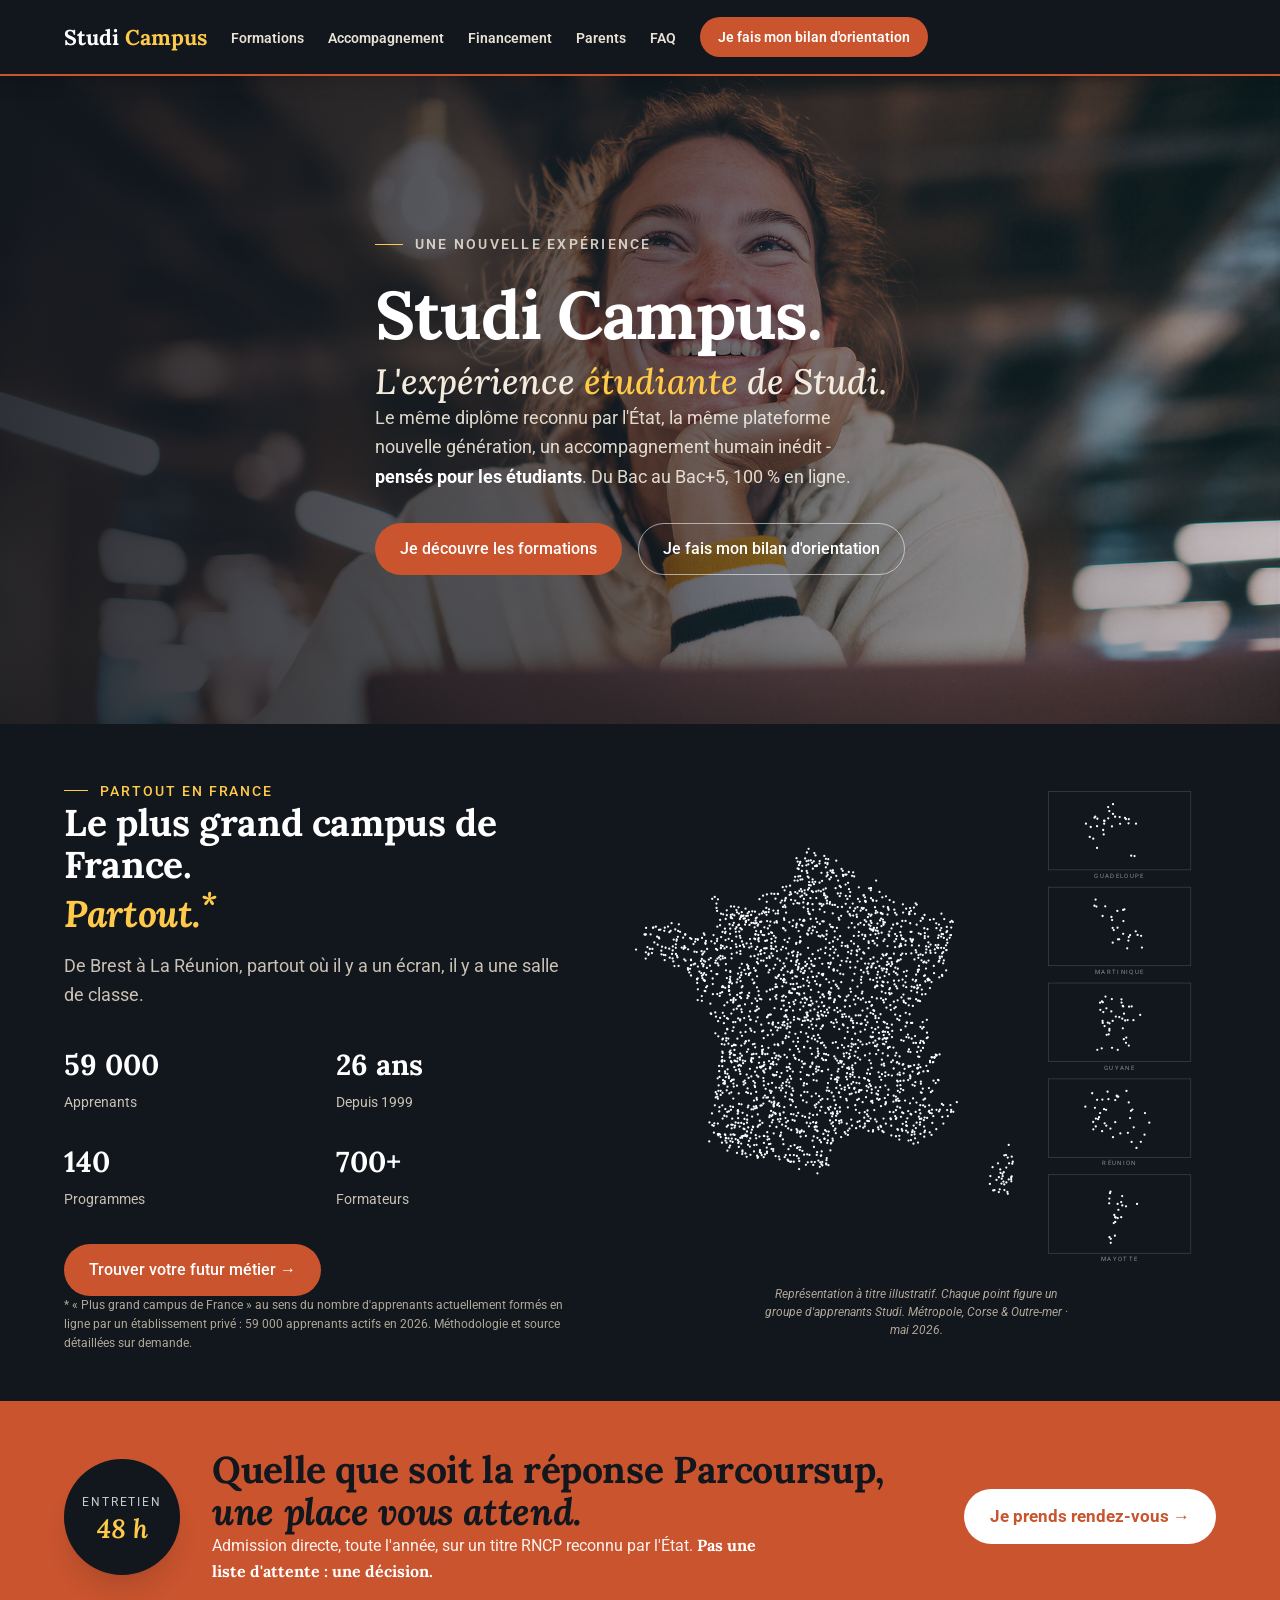
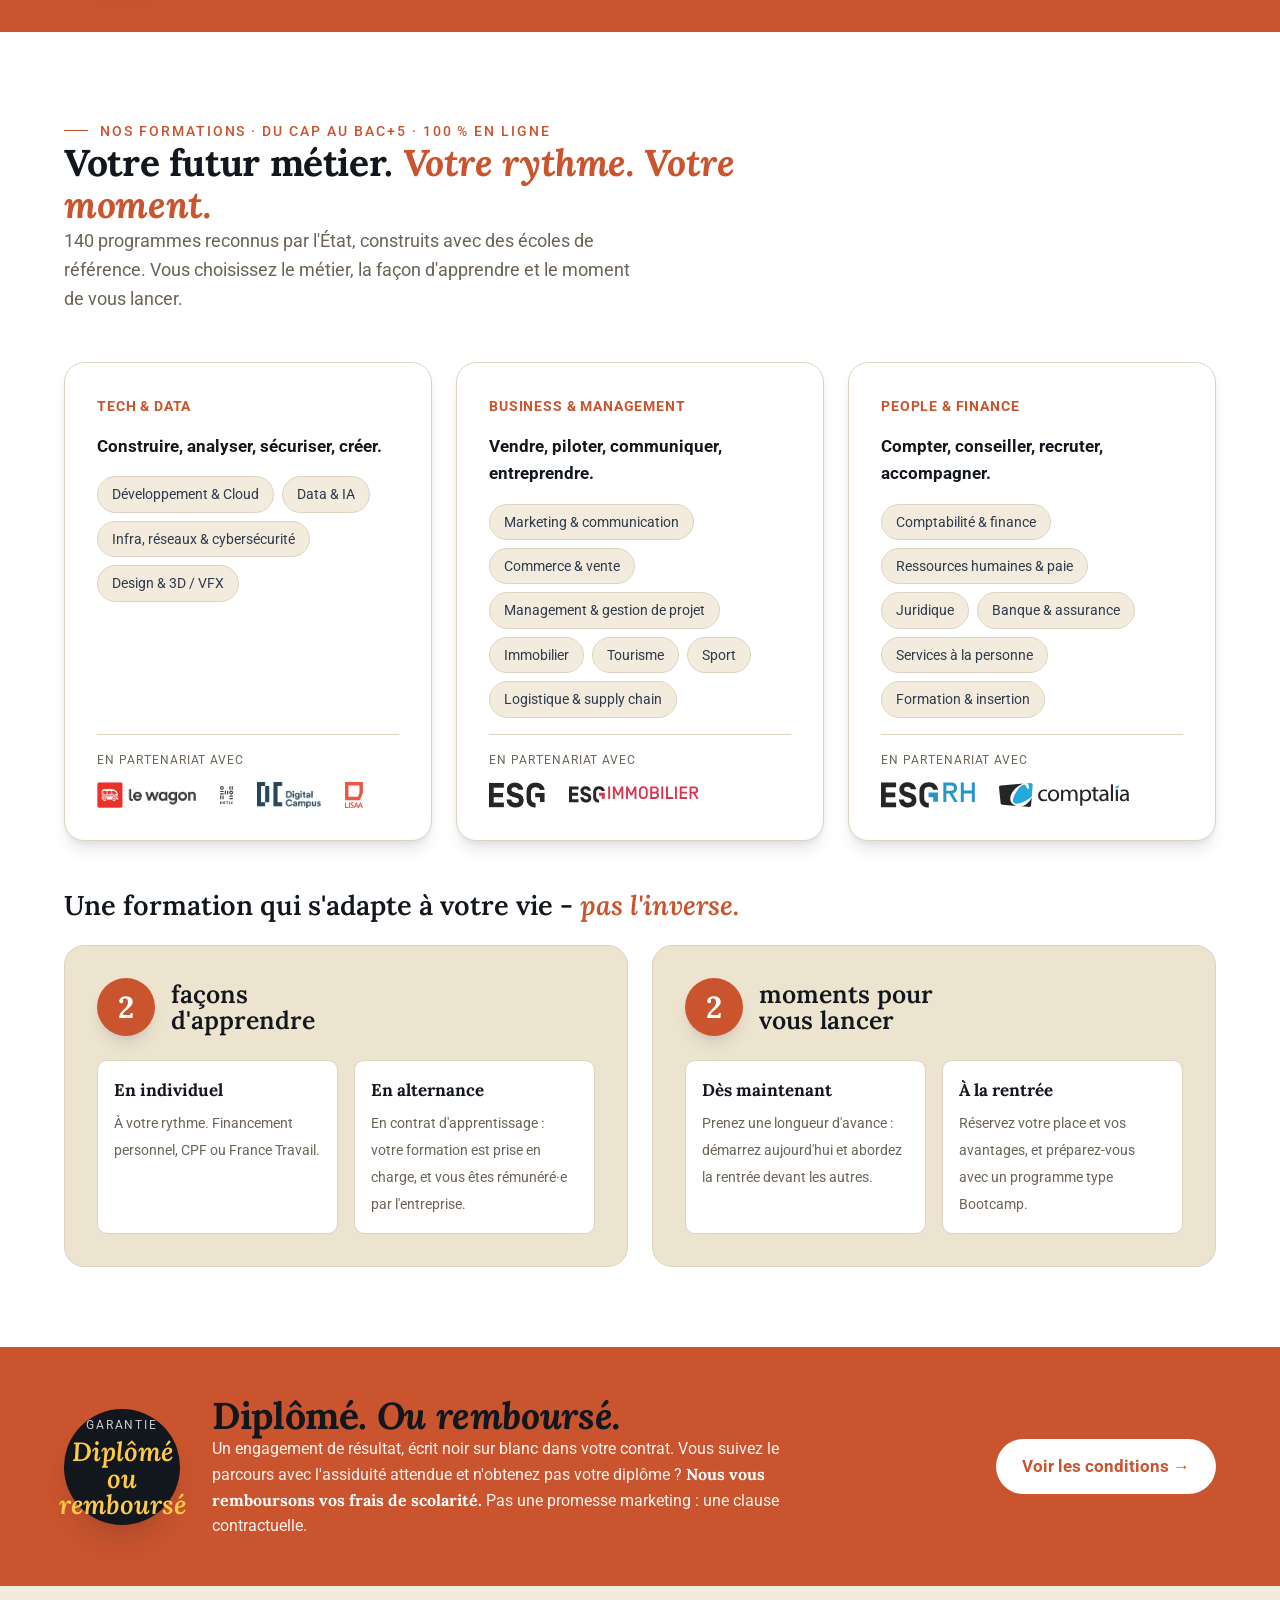
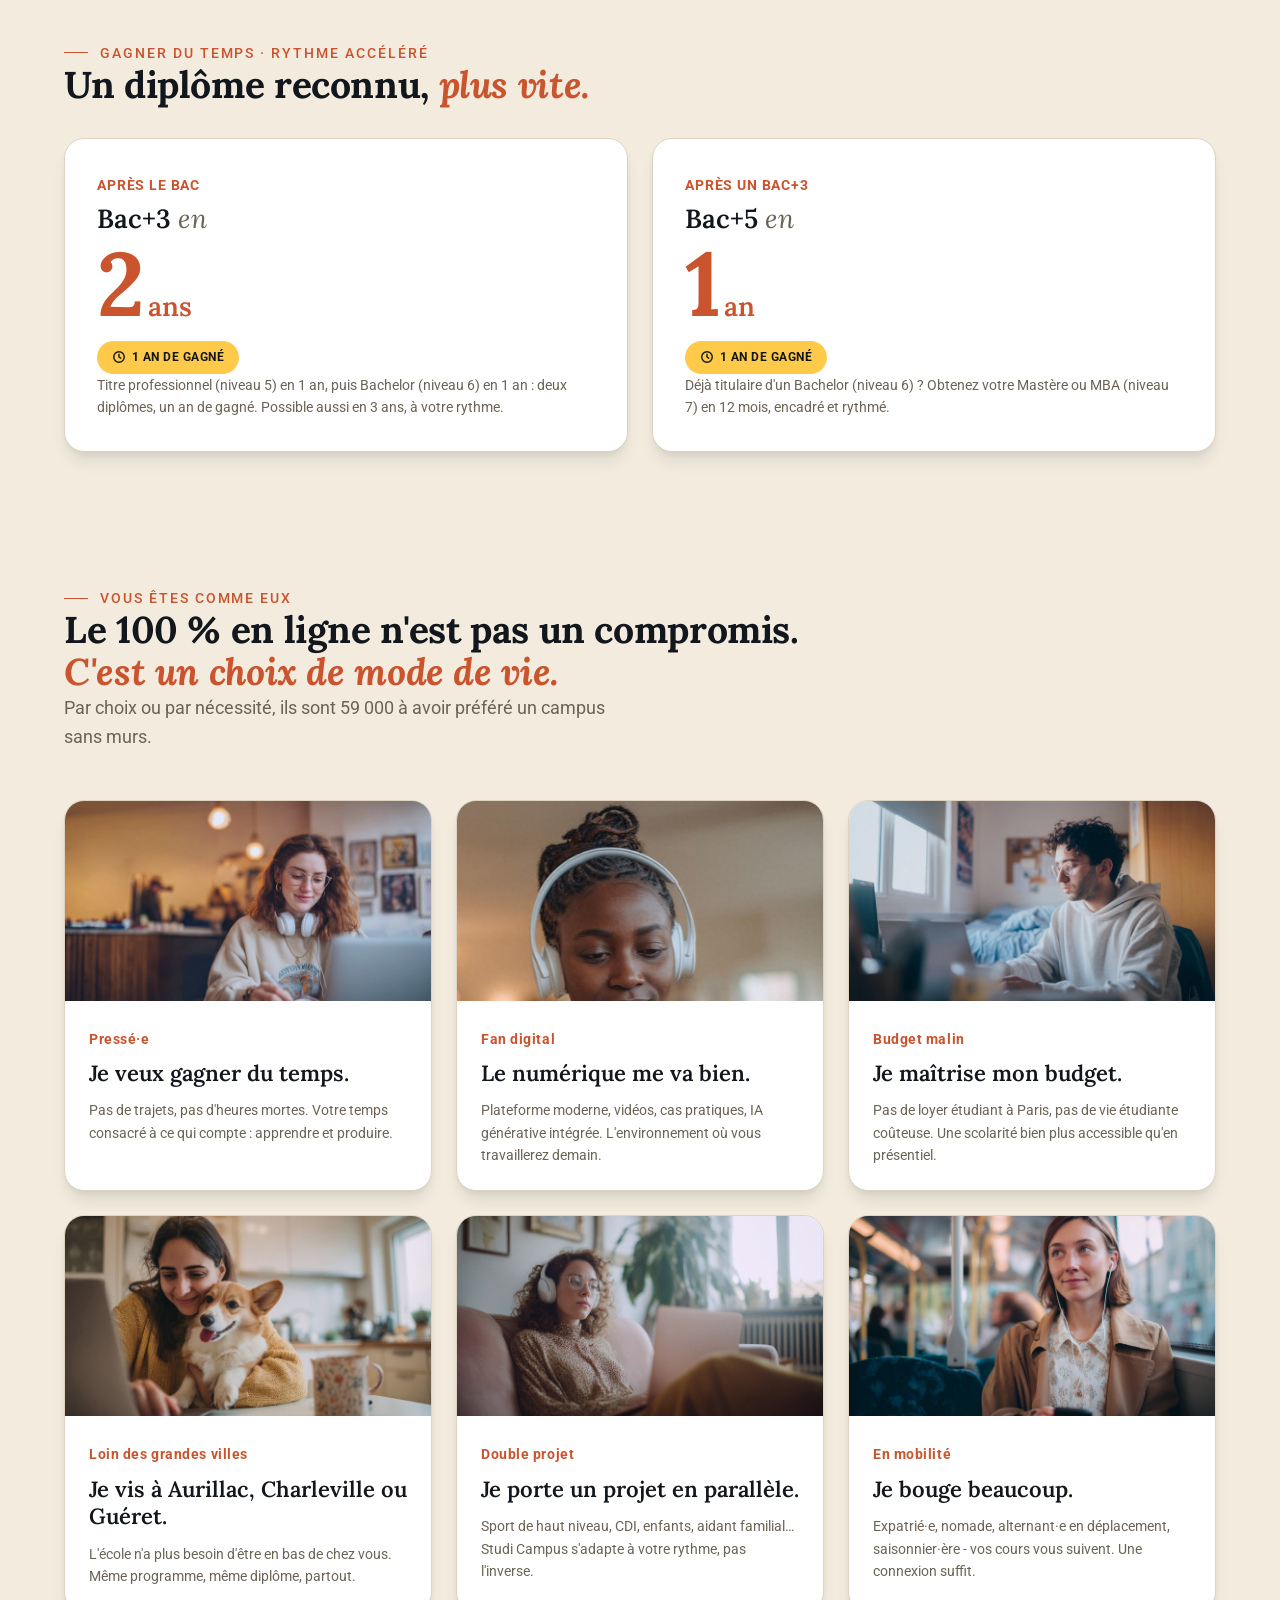
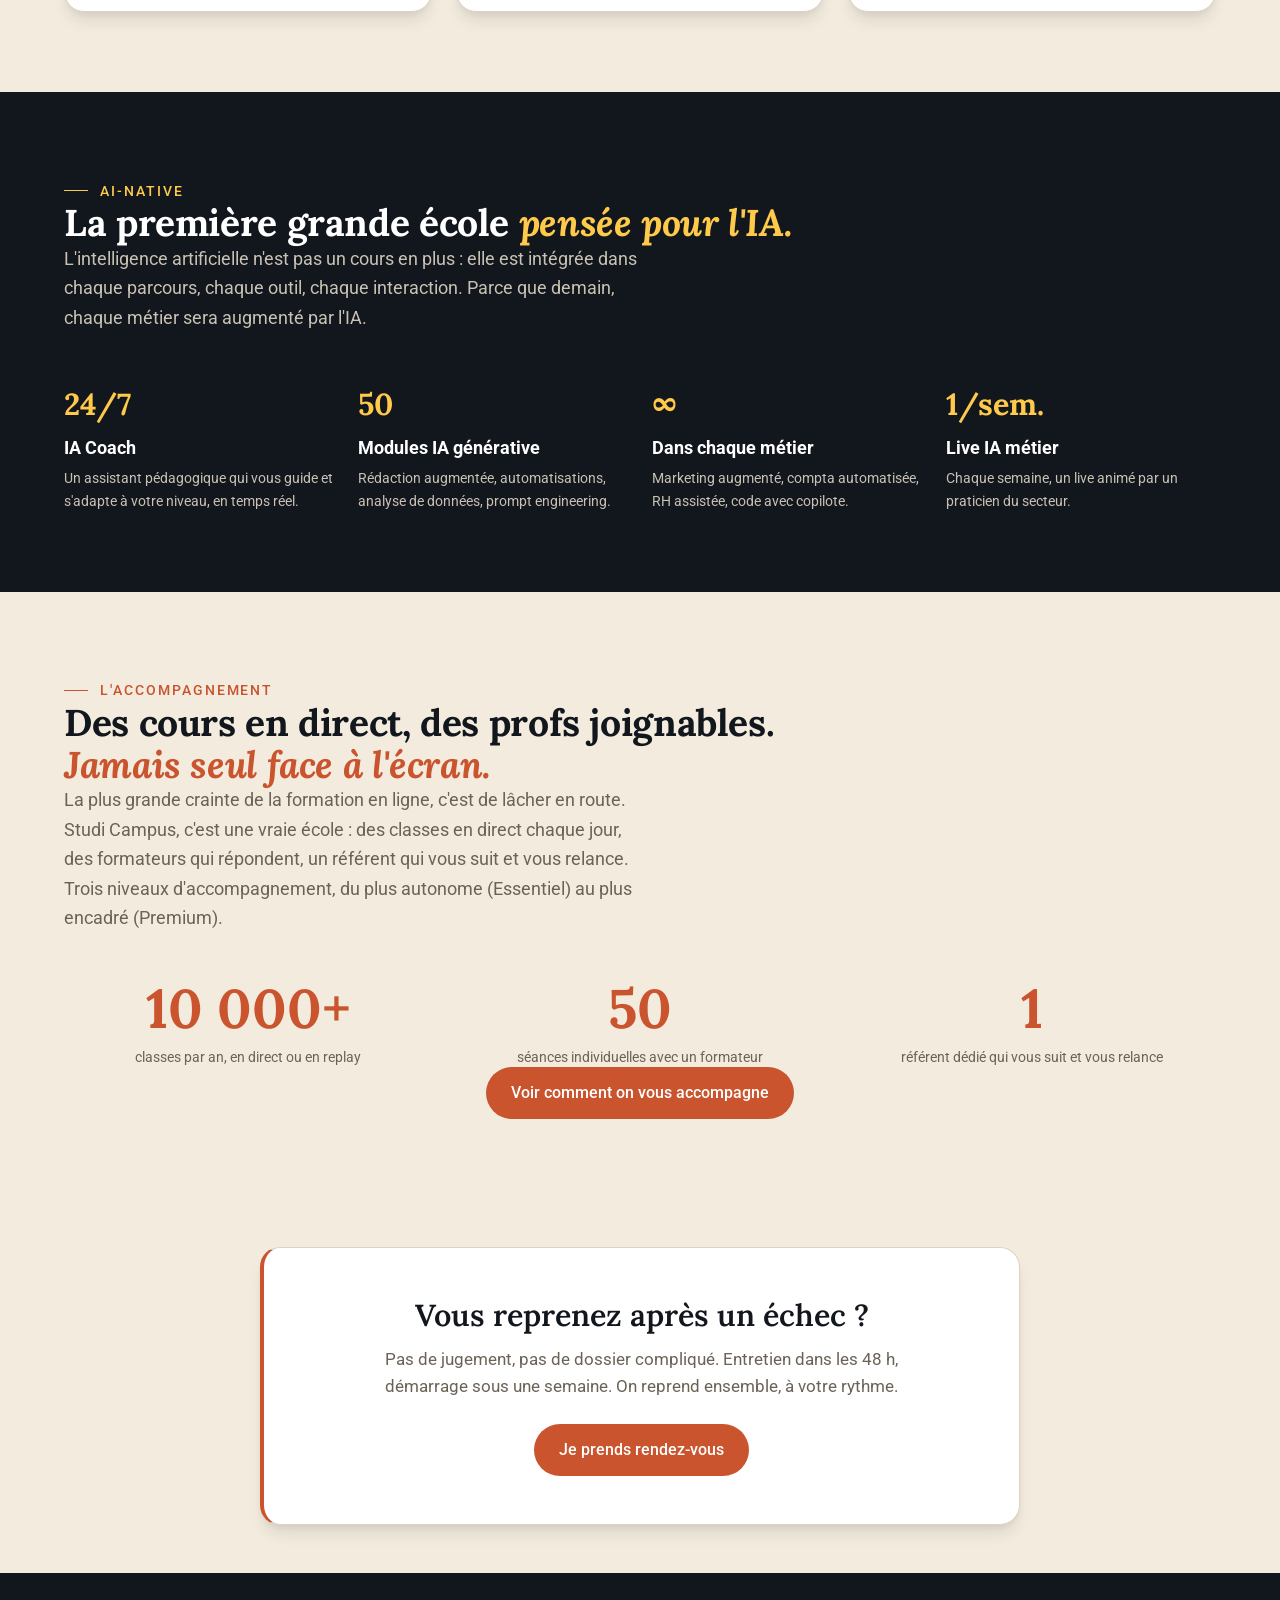
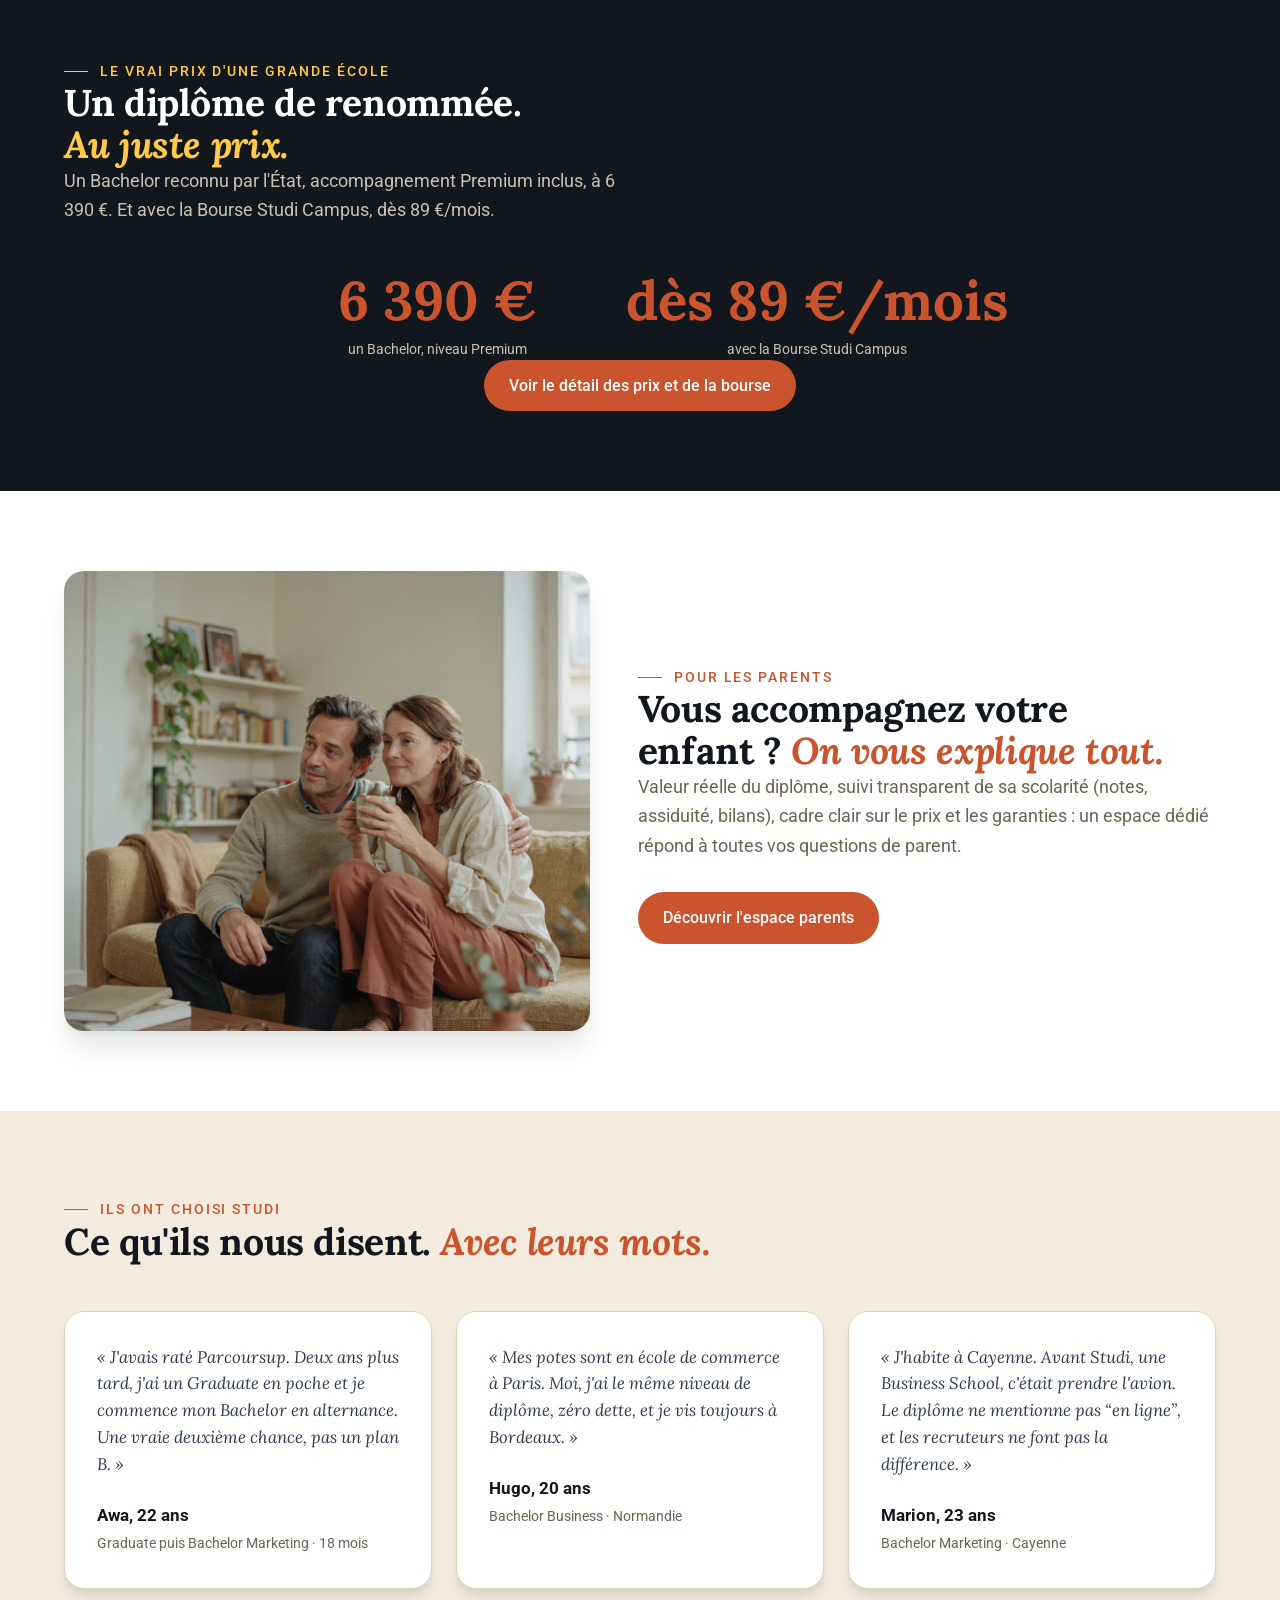
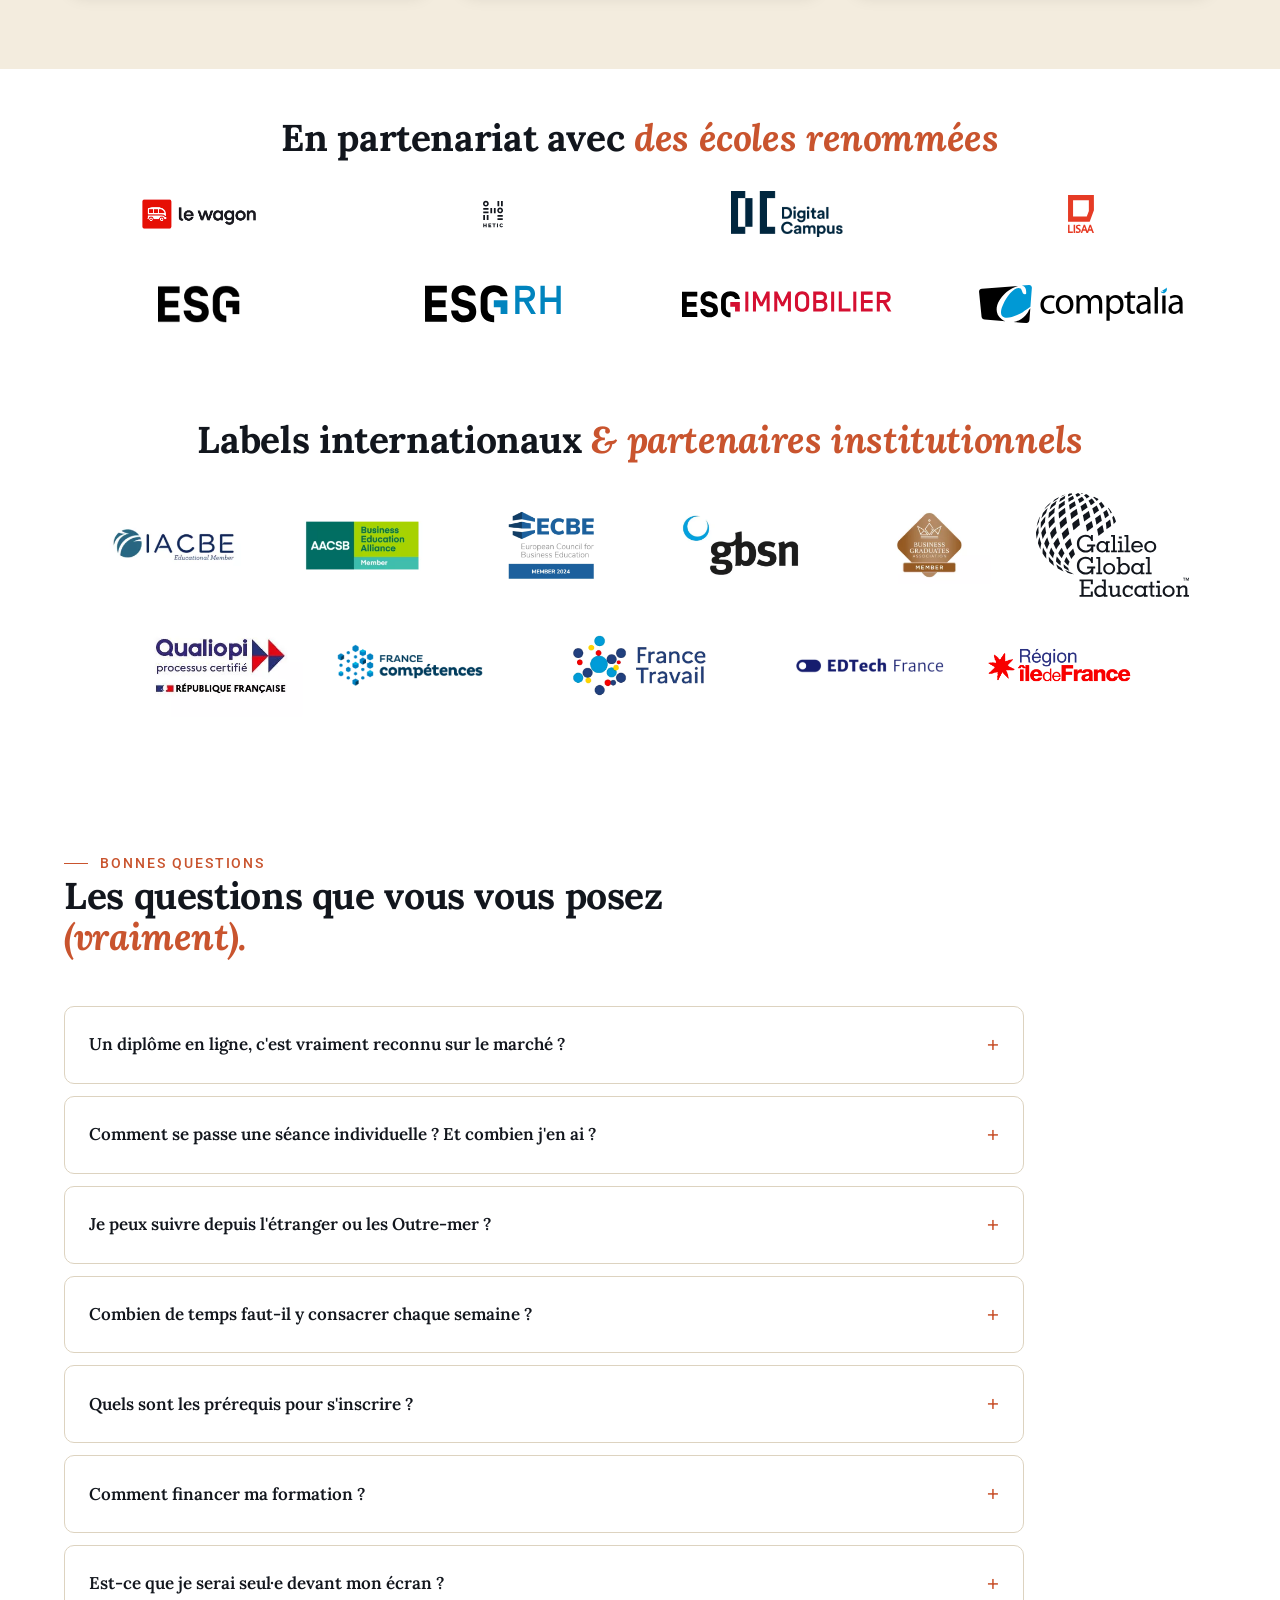
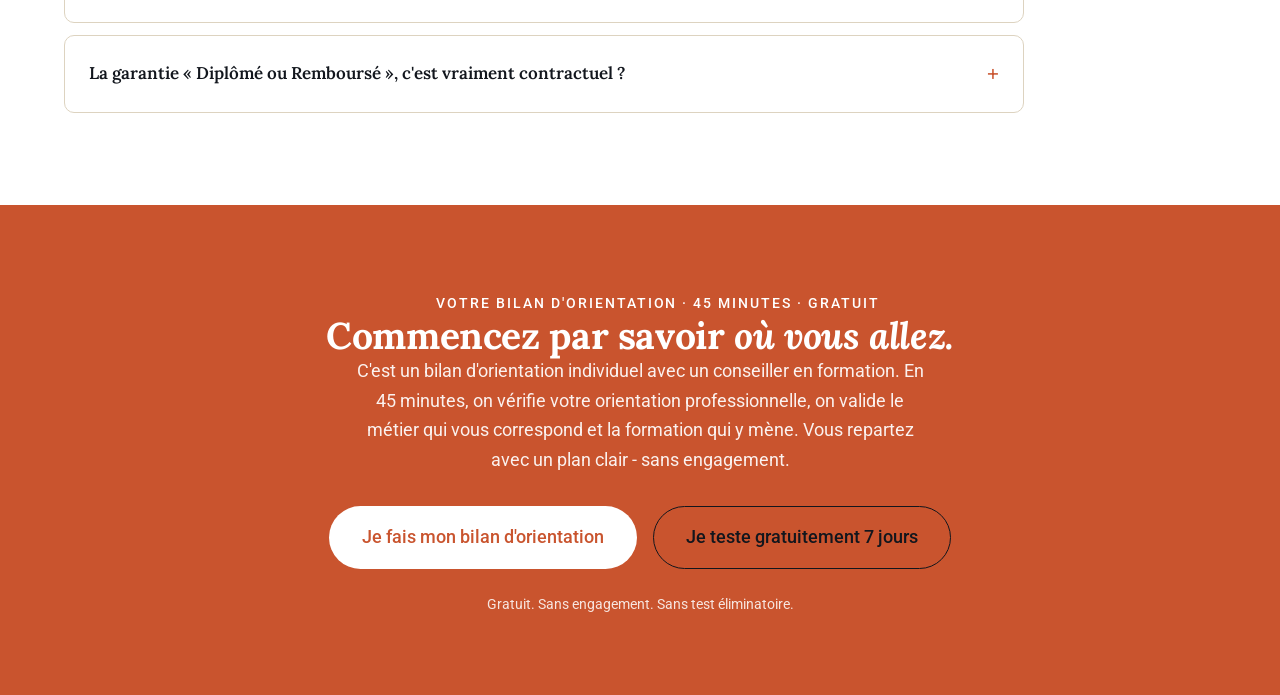
<file: index.html>
<!DOCTYPE html>
<html lang="fr">
<head>
<meta charset="UTF-8" />
<meta name="viewport" content="width=device-width, initial-scale=1.0" />
<title>Studi Campus - L'expérience étudiante de Studi</title>

<!--
  ============================================================================
  STUDI CAMPUS - LANDING « spécial étudiant » · intégration Drupal studi.com
  ============================================================================
  PÉRIMÈTRE LIVRÉ : le CORPS de page seul (<main class="sc-page">).
    • PAS de header / nav / footer (fournis par Drupal).
    • <head> (fonts) + <style> = pour la preview locale ; à l'intégration,
      le <style> part dans le module, on garde les fonts.

  PARTI PRIS (décisions Pierre, 2026-05-30) :
    • HTML LIBRE, composants à nous - on ne se contraint PAS au DS Drupal.
    • On garde du DS uniquement l'esprit (tokens en :root, échelles, sémantique).
    • Priorité absolue : look / UI / UX. « Safe » > optimisé. Tout est scopé
      sous .sc-page et préfixé .sc-* → zéro collision avec le thème studi.com.
    • Police titres = Lora (override assumé du DS Merriweather).
    • Photos people = repos plus tard ; ici on s'appuie sur captures produit
      (LMS) + logos réels, et des compositions typo/graphiques.
    • Garantie = « Diplômé ou Remboursé » SEULE (Embauché retiré partout).
  ============================================================================
-->

<link rel="preconnect" href="https://fonts.googleapis.com" />
<link rel="preconnect" href="https://fonts.gstatic.com" crossorigin />
<link href="https://fonts.googleapis.com/css2?family=Lora:ital,wght@0,500;0,600;0,700;1,500;1,600&family=Roboto:wght@300;400;500;700&display=swap" rel="stylesheet" />

<link rel="stylesheet" href="campus.css" />
</head>

<body style="margin:0;background:#F3ECDE;">

<!-- ════════════════ DÉBUT DU FRAGMENT DRUPAL ════════════════ -->
<main class="sc-page">

  <!-- ===== SOUS-NAV CAMPUS (sticky) - circule entre landing et pages filles ===== -->
  <nav class="sc-subnav" aria-label="Navigation Studi Campus">
    <div class="sc-container">
      <a href="campus.html" class="sc-subnav-brand">Studi <span>Campus</span></a>
      <ul class="sc-subnav-links">
        <li><a href="#formations">Formations</a></li>
        <li><a href="accompagnement.html">Accompagnement</a></li>
        <li><a href="financement.html">Financement</a></li>
        <li><a href="parents.html">Parents</a></li>
        <li><a href="#faq">FAQ</a></li>
      </ul>
      <a href="#admission" class="sc-subnav-cta"><span class="sc-cta-long">Je fais mon bilan d'orientation</span><span class="sc-cta-short">Bilan d'orientation</span></a>
    </div>
  </nav>

  <!-- ===== 1. HERO - photo de fond (assets/opt/hero_bg.jpg) + texte par-dessus à gauche.
       Studi Campus = la déclinaison ÉTUDIANTE de Studi. Fallback dégradé navy si pas de photo. -->
  <section class="sc-lame-w sc-hero" aria-label="Présentation">
    <div class="sc-container">
      <div class="sc-hero-text">
        <p class="sc-surtitle">Une nouvelle expérience</p>
        <h1>Studi Campus.</h1>
        <p class="sc-hero-sub">L'expérience <span class="sc-em">étudiante</span> de Studi.</p>
        <p class="sc-lead">Le même diplôme reconnu par l'État, la même plateforme nouvelle génération,
          un accompagnement humain inédit - <strong>pensés pour les étudiants</strong>.
          Du Bac au Bac+5, 100 % en ligne.</p>
        <div class="sc-btn-row">
          <a href="#formations" class="sc-btn sc-btn--1"><span>Je découvre les formations</span></a>
          <a href="#admission" class="sc-btn sc-btn--2"><span>Je fais mon bilan d'orientation</span></a>
        </div>
      </div>
    </div>
  </section>

  <!-- ===== 2. CAMPUS RÉDUIT (+ méthodo astérisque) ===== -->
  <section class="sc-lame-w sc-bg-dark sc-compact" aria-label="Un campus partout en France">
    <div class="sc-container sc-campus sc-campus--map">
      <div class="sc-campus-left">
        <p class="sc-eyebrow">Partout en France</p>
        <h2>Le plus grand campus de France.<br /><span class="sc-em" style="color:var(--sc-yellow)">Partout.<sup>*</sup></span></h2>
        <p class="sc-lead">De Brest à La Réunion, partout où il y a un écran, il y a une salle de classe.</p>
        <div class="sc-campus-stats">
          <div class="sc-stat"><b>59 000</b><span>Apprenants</span></div>
          <div class="sc-stat"><b>26 ans</b><span>Depuis 1999</span></div>
          <div class="sc-stat"><b>140</b><span>Programmes</span></div>
          <div class="sc-stat"><b>700+</b><span>Formateurs</span></div>
        </div>
        <div class="sc-btn-row"><a href="#formations" class="sc-btn sc-btn--1"><span>Trouver votre futur métier →</span></a></div>
        <!-- ⚠️ À CONFIRMER AVEC PIERRE : base de calcul exacte + source du « plus grand campus » -->
        <p class="sc-methodo">* « Plus grand campus de France » au sens du nombre d'apprenants actuellement formés en ligne par un établissement privé : 59 000 apprenants actifs en 2026. Méthodologie et source détaillées sur demande.</p>
      </div>
      <figure class="sc-campus-map" aria-label="Carte de France des apprenants Studi Campus"><svg viewBox="0 0 900 726" xmlns="http://www.w3.org/2000/svg" font-family="Roboto, Arial, sans-serif">
<g fill="#FFFFFF"><circle cx="379.1" cy="412.2" r="1.7"/><circle cx="176.6" cy="513.1" r="1.7"/><circle cx="162.8" cy="524.4" r="1.7"/><circle cx="273.9" cy="399.1" r="1.7"/><circle cx="308.7" cy="283.1" r="1.7"/><circle cx="314.7" cy="562.1" r="1.7"/><circle cx="286.3" cy="177.3" r="1.7"/><circle cx="314.2" cy="567.0" r="1.7"/><circle cx="158.5" cy="219.3" r="1.7"/><circle cx="418.1" cy="404.9" r="1.7"/><circle cx="229.8" cy="424.3" r="1.7"/><circle cx="311.7" cy="530.1" r="1.7"/><circle cx="387.6" cy="182.0" r="1.7"/><circle cx="447.2" cy="450.5" r="1.7"/><circle cx="310.5" cy="225.8" r="1.7"/><circle cx="225.0" cy="174.0" r="1.7"/><circle cx="363.3" cy="152.2" r="1.7"/><circle cx="202.7" cy="516.3" r="1.7"/><circle cx="409.0" cy="258.8" r="1.7"/><circle cx="271.1" cy="161.2" r="1.7"/><circle cx="139.6" cy="269.9" r="1.7"/><circle cx="189.4" cy="238.5" r="1.7"/><circle cx="400.7" cy="374.1" r="1.7"/><circle cx="346.7" cy="242.2" r="1.7"/><circle cx="388.7" cy="217.0" r="1.7"/><circle cx="346.7" cy="188.9" r="1.7"/><circle cx="233.8" cy="305.1" r="1.7"/><circle cx="254.0" cy="190.4" r="1.7"/><circle cx="287.2" cy="376.9" r="1.7"/><circle cx="333.8" cy="460.9" r="1.7"/><circle cx="202.1" cy="485.9" r="1.7"/><circle cx="452.8" cy="392.1" r="1.7"/><circle cx="231.4" cy="219.9" r="1.7"/><circle cx="398.1" cy="432.9" r="1.7"/><circle cx="264.1" cy="429.0" r="1.7"/><circle cx="319.9" cy="174.3" r="1.7"/><circle cx="215.0" cy="248.3" r="1.7"/><circle cx="358.7" cy="344.6" r="1.7"/><circle cx="413.3" cy="267.5" r="1.7"/><circle cx="221.6" cy="251.0" r="1.7"/><circle cx="317.2" cy="266.2" r="1.7"/><circle cx="460.9" cy="502.0" r="1.7"/><circle cx="453.7" cy="270.4" r="1.7"/><circle cx="258.6" cy="310.2" r="1.7"/><circle cx="490.1" cy="249.4" r="1.7"/><circle cx="313.6" cy="168.6" r="1.7"/><circle cx="437.9" cy="532.7" r="1.7"/><circle cx="226.1" cy="531.1" r="1.7"/><circle cx="216.1" cy="422.1" r="1.7"/><circle cx="212.6" cy="308.3" r="1.7"/><circle cx="172.6" cy="296.6" r="1.7"/><circle cx="273.6" cy="575.5" r="1.7"/><circle cx="315.1" cy="457.6" r="1.7"/><circle cx="318.4" cy="486.0" r="1.7"/><circle cx="447.8" cy="529.3" r="1.7"/><circle cx="353.1" cy="135.0" r="1.7"/><circle cx="263.2" cy="277.5" r="1.7"/><circle cx="254.4" cy="444.6" r="1.7"/><circle cx="265.1" cy="493.3" r="1.7"/><circle cx="317.4" cy="404.2" r="1.7"/><circle cx="160.6" cy="356.3" r="1.7"/><circle cx="432.8" cy="472.6" r="1.7"/><circle cx="246.6" cy="335.2" r="1.7"/><circle cx="132.5" cy="263.8" r="1.7"/><circle cx="366.6" cy="276.6" r="1.7"/><circle cx="293.9" cy="350.0" r="1.7"/><circle cx="361.3" cy="301.3" r="1.7"/><circle cx="399.0" cy="293.8" r="1.7"/><circle cx="286.1" cy="459.8" r="1.7"/><circle cx="380.8" cy="223.6" r="1.7"/><circle cx="385.0" cy="385.6" r="1.7"/><circle cx="490.1" cy="479.3" r="1.7"/><circle cx="440.3" cy="183.3" r="1.7"/><circle cx="482.4" cy="228.2" r="1.7"/><circle cx="319.6" cy="176.9" r="1.7"/><circle cx="161.6" cy="446.7" r="1.7"/><circle cx="159.2" cy="379.4" r="1.7"/><circle cx="345.2" cy="472.4" r="1.7"/><circle cx="358.8" cy="460.4" r="1.7"/><circle cx="409.9" cy="313.0" r="1.7"/><circle cx="195.4" cy="494.8" r="1.7"/><circle cx="328.4" cy="245.7" r="1.7"/><circle cx="488.0" cy="477.6" r="1.7"/><circle cx="370.7" cy="183.4" r="1.7"/><circle cx="349.4" cy="192.6" r="1.7"/><circle cx="482.2" cy="441.4" r="1.7"/><circle cx="211.8" cy="557.2" r="1.7"/><circle cx="379.9" cy="214.4" r="1.7"/><circle cx="479.7" cy="515.6" r="1.7"/><circle cx="479.5" cy="405.1" r="1.7"/><circle cx="349.0" cy="402.4" r="1.7"/><circle cx="387.0" cy="236.5" r="1.7"/><circle cx="369.9" cy="250.1" r="1.7"/><circle cx="400.1" cy="368.7" r="1.7"/><circle cx="383.1" cy="329.1" r="1.7"/><circle cx="483.3" cy="224.5" r="1.7"/><circle cx="205.1" cy="402.6" r="1.7"/><circle cx="435.7" cy="355.5" r="1.7"/><circle cx="394.1" cy="270.7" r="1.7"/><circle cx="235.5" cy="481.5" r="1.7"/><circle cx="161.6" cy="446.2" r="1.7"/><circle cx="280.6" cy="280.8" r="1.7"/><circle cx="397.8" cy="309.0" r="1.7"/><circle cx="73.0" cy="243.0" r="1.7"/><circle cx="236.3" cy="162.1" r="1.7"/><circle cx="400.9" cy="325.1" r="1.7"/><circle cx="234.1" cy="255.1" r="1.7"/><circle cx="231.1" cy="343.4" r="1.7"/><circle cx="329.1" cy="440.5" r="1.7"/><circle cx="158.5" cy="460.9" r="1.7"/><circle cx="206.6" cy="387.3" r="1.7"/><circle cx="281.1" cy="446.5" r="1.7"/><circle cx="453.6" cy="275.9" r="1.7"/><circle cx="352.2" cy="447.4" r="1.7"/><circle cx="459.7" cy="393.6" r="1.7"/><circle cx="192.9" cy="523.8" r="1.7"/><circle cx="267.9" cy="286.0" r="1.7"/><circle cx="233.2" cy="417.1" r="1.7"/><circle cx="429.2" cy="418.8" r="1.7"/><circle cx="467.5" cy="290.5" r="1.7"/><circle cx="230.5" cy="537.6" r="1.7"/><circle cx="317.0" cy="524.7" r="1.7"/><circle cx="456.4" cy="382.9" r="1.7"/><circle cx="169.5" cy="313.5" r="1.7"/><circle cx="327.1" cy="227.4" r="1.7"/><circle cx="480.9" cy="242.6" r="1.7"/><circle cx="390.4" cy="299.8" r="1.7"/><circle cx="467.8" cy="235.1" r="1.7"/><circle cx="244.7" cy="437.0" r="1.7"/><circle cx="457.5" cy="261.8" r="1.7"/><circle cx="456.5" cy="460.1" r="1.7"/><circle cx="273.8" cy="563.5" r="1.7"/><circle cx="234.9" cy="187.2" r="1.7"/><circle cx="259.1" cy="370.3" r="1.7"/><circle cx="330.7" cy="437.7" r="1.7"/><circle cx="240.3" cy="429.8" r="1.7"/><circle cx="334.0" cy="506.8" r="1.7"/><circle cx="435.4" cy="510.7" r="1.7"/><circle cx="240.3" cy="247.9" r="1.7"/><circle cx="496.0" cy="486.8" r="1.7"/><circle cx="117.3" cy="233.8" r="1.7"/><circle cx="349.8" cy="330.7" r="1.7"/><circle cx="274.6" cy="116.2" r="1.7"/><circle cx="290.5" cy="506.7" r="1.7"/><circle cx="196.3" cy="191.3" r="1.7"/><circle cx="434.3" cy="517.7" r="1.7"/><circle cx="279.7" cy="281.2" r="1.7"/><circle cx="47.2" cy="253.7" r="1.7"/><circle cx="244.2" cy="560.9" r="1.7"/><circle cx="307.9" cy="325.2" r="1.7"/><circle cx="296.8" cy="512.3" r="1.7"/><circle cx="121.3" cy="289.0" r="1.7"/><circle cx="405.2" cy="252.3" r="1.7"/><circle cx="169.3" cy="295.1" r="1.7"/><circle cx="315.4" cy="176.5" r="1.7"/><circle cx="381.1" cy="376.6" r="1.7"/><circle cx="327.1" cy="218.3" r="1.7"/><circle cx="245.0" cy="494.3" r="1.7"/><circle cx="148.7" cy="346.5" r="1.7"/><circle cx="135.4" cy="244.8" r="1.7"/><circle cx="309.8" cy="282.4" r="1.7"/><circle cx="304.5" cy="112.7" r="1.7"/><circle cx="198.2" cy="346.2" r="1.7"/><circle cx="364.4" cy="245.3" r="1.7"/><circle cx="285.6" cy="343.5" r="1.7"/><circle cx="458.4" cy="364.4" r="1.7"/><circle cx="427.3" cy="317.7" r="1.7"/><circle cx="412.0" cy="414.9" r="1.7"/><circle cx="190.2" cy="199.3" r="1.7"/><circle cx="455.8" cy="422.5" r="1.7"/><circle cx="362.4" cy="208.0" r="1.7"/><circle cx="314.4" cy="290.3" r="1.7"/><circle cx="350.0" cy="406.7" r="1.7"/><circle cx="483.3" cy="263.9" r="1.7"/><circle cx="424.5" cy="430.5" r="1.7"/><circle cx="389.9" cy="288.5" r="1.7"/><circle cx="267.2" cy="408.4" r="1.7"/><circle cx="256.4" cy="278.7" r="1.7"/><circle cx="418.2" cy="272.9" r="1.7"/><circle cx="501.7" cy="224.0" r="1.7"/><circle cx="209.7" cy="539.0" r="1.7"/><circle cx="405.1" cy="275.1" r="1.7"/><circle cx="336.2" cy="151.8" r="1.7"/><circle cx="463.2" cy="293.7" r="1.7"/><circle cx="439.1" cy="189.4" r="1.7"/><circle cx="573.7" cy="587.6" r="1.7"/><circle cx="287.7" cy="217.0" r="1.7"/><circle cx="319.6" cy="254.6" r="1.7"/><circle cx="440.8" cy="399.7" r="1.7"/><circle cx="339.9" cy="282.9" r="1.7"/><circle cx="278.4" cy="119.9" r="1.7"/><circle cx="382.5" cy="460.9" r="1.7"/><circle cx="335.6" cy="414.0" r="1.7"/><circle cx="360.4" cy="196.8" r="1.7"/><circle cx="129.5" cy="270.8" r="1.7"/><circle cx="279.3" cy="352.9" r="1.7"/><circle cx="337.2" cy="454.9" r="1.7"/><circle cx="376.3" cy="278.9" r="1.7"/><circle cx="251.2" cy="354.5" r="1.7"/><circle cx="448.7" cy="246.6" r="1.7"/><circle cx="236.2" cy="474.3" r="1.7"/><circle cx="286.5" cy="136.0" r="1.7"/><circle cx="455.2" cy="299.2" r="1.7"/><circle cx="308.1" cy="142.6" r="1.7"/><circle cx="236.5" cy="401.4" r="1.7"/><circle cx="472.6" cy="407.4" r="1.7"/><circle cx="275.2" cy="226.7" r="1.7"/><circle cx="430.3" cy="313.4" r="1.7"/><circle cx="241.6" cy="477.8" r="1.7"/><circle cx="352.5" cy="387.1" r="1.7"/><circle cx="339.8" cy="135.2" r="1.7"/><circle cx="409.8" cy="392.0" r="1.7"/><circle cx="354.8" cy="356.2" r="1.7"/><circle cx="259.6" cy="470.7" r="1.7"/><circle cx="121.2" cy="321.6" r="1.7"/><circle cx="265.6" cy="404.5" r="1.7"/><circle cx="219.9" cy="468.3" r="1.7"/><circle cx="275.3" cy="114.1" r="1.7"/><circle cx="231.0" cy="461.1" r="1.7"/><circle cx="353.6" cy="419.7" r="1.7"/><circle cx="234.2" cy="433.8" r="1.7"/><circle cx="169.9" cy="540.1" r="1.7"/><circle cx="302.4" cy="426.9" r="1.7"/><circle cx="302.8" cy="157.1" r="1.7"/><circle cx="259.4" cy="417.5" r="1.7"/><circle cx="290.6" cy="168.5" r="1.7"/><circle cx="281.5" cy="459.7" r="1.7"/><circle cx="232.0" cy="229.8" r="1.7"/><circle cx="332.8" cy="425.3" r="1.7"/><circle cx="464.0" cy="250.4" r="1.7"/><circle cx="442.0" cy="493.7" r="1.7"/><circle cx="274.0" cy="350.6" r="1.7"/><circle cx="157.8" cy="302.1" r="1.7"/><circle cx="292.3" cy="267.9" r="1.7"/><circle cx="320.4" cy="267.5" r="1.7"/><circle cx="382.5" cy="270.6" r="1.7"/><circle cx="132.7" cy="235.7" r="1.7"/><circle cx="182.9" cy="461.9" r="1.7"/><circle cx="192.7" cy="446.3" r="1.7"/><circle cx="163.7" cy="276.9" r="1.7"/><circle cx="261.0" cy="479.5" r="1.7"/><circle cx="201.7" cy="367.7" r="1.7"/><circle cx="462.7" cy="517.7" r="1.7"/><circle cx="299.0" cy="199.3" r="1.7"/><circle cx="397.3" cy="210.6" r="1.7"/><circle cx="376.6" cy="272.4" r="1.7"/><circle cx="452.2" cy="424.0" r="1.7"/><circle cx="214.8" cy="422.0" r="1.7"/><circle cx="164.1" cy="382.6" r="1.7"/><circle cx="269.6" cy="263.0" r="1.7"/><circle cx="271.7" cy="250.1" r="1.7"/><circle cx="179.5" cy="212.2" r="1.7"/><circle cx="291.0" cy="149.4" r="1.7"/><circle cx="171.5" cy="401.2" r="1.7"/><circle cx="476.8" cy="407.6" r="1.7"/><circle cx="121.5" cy="305.4" r="1.7"/><circle cx="374.4" cy="203.7" r="1.7"/><circle cx="251.3" cy="201.3" r="1.7"/><circle cx="491.0" cy="262.1" r="1.7"/><circle cx="404.3" cy="384.4" r="1.7"/><circle cx="401.4" cy="420.2" r="1.7"/><circle cx="138.9" cy="505.4" r="1.7"/><circle cx="371.4" cy="498.3" r="1.7"/><circle cx="347.0" cy="517.7" r="1.7"/><circle cx="369.0" cy="475.1" r="1.7"/><circle cx="210.1" cy="336.3" r="1.7"/><circle cx="313.5" cy="392.9" r="1.7"/><circle cx="436.9" cy="520.5" r="1.7"/><circle cx="419.2" cy="472.8" r="1.7"/><circle cx="259.9" cy="554.5" r="1.7"/><circle cx="121.6" cy="230.8" r="1.7"/><circle cx="275.3" cy="542.5" r="1.7"/><circle cx="176.6" cy="524.2" r="1.7"/><circle cx="411.4" cy="336.3" r="1.7"/><circle cx="249.5" cy="355.4" r="1.7"/><circle cx="157.4" cy="387.7" r="1.7"/><circle cx="170.3" cy="279.6" r="1.7"/><circle cx="170.8" cy="523.8" r="1.7"/><circle cx="89.7" cy="230.4" r="1.7"/><circle cx="490.0" cy="266.4" r="1.7"/><circle cx="82.7" cy="252.3" r="1.7"/><circle cx="315.4" cy="172.3" r="1.7"/><circle cx="174.2" cy="482.1" r="1.7"/><circle cx="460.6" cy="362.4" r="1.7"/><circle cx="196.7" cy="461.1" r="1.7"/><circle cx="381.3" cy="156.7" r="1.7"/><circle cx="279.6" cy="289.8" r="1.7"/><circle cx="456.5" cy="397.6" r="1.7"/><circle cx="446.4" cy="419.3" r="1.7"/><circle cx="234.9" cy="418.5" r="1.7"/><circle cx="437.4" cy="399.0" r="1.7"/><circle cx="421.9" cy="458.0" r="1.7"/><circle cx="240.3" cy="205.2" r="1.7"/><circle cx="430.7" cy="442.7" r="1.7"/><circle cx="440.8" cy="436.7" r="1.7"/><circle cx="288.1" cy="434.7" r="1.7"/><circle cx="275.7" cy="253.1" r="1.7"/><circle cx="182.2" cy="489.3" r="1.7"/><circle cx="192.4" cy="525.7" r="1.7"/><circle cx="172.3" cy="252.2" r="1.7"/><circle cx="445.4" cy="537.3" r="1.7"/><circle cx="348.2" cy="129.2" r="1.7"/><circle cx="309.9" cy="411.5" r="1.7"/><circle cx="290.9" cy="421.4" r="1.7"/><circle cx="318.7" cy="295.0" r="1.7"/><circle cx="229.5" cy="343.4" r="1.7"/><circle cx="168.7" cy="543.0" r="1.7"/><circle cx="488.6" cy="285.3" r="1.7"/><circle cx="288.2" cy="191.5" r="1.7"/><circle cx="278.6" cy="209.9" r="1.7"/><circle cx="200.8" cy="351.3" r="1.7"/><circle cx="243.0" cy="405.2" r="1.7"/><circle cx="345.6" cy="440.6" r="1.7"/><circle cx="352.4" cy="391.7" r="1.7"/><circle cx="203.0" cy="496.7" r="1.7"/><circle cx="347.5" cy="390.9" r="1.7"/><circle cx="453.3" cy="221.4" r="1.7"/><circle cx="358.1" cy="416.5" r="1.7"/><circle cx="335.5" cy="337.5" r="1.7"/><circle cx="354.3" cy="430.4" r="1.7"/><circle cx="300.7" cy="550.2" r="1.7"/><circle cx="375.6" cy="431.8" r="1.7"/><circle cx="332.2" cy="142.1" r="1.7"/><circle cx="442.5" cy="219.0" r="1.7"/><circle cx="249.4" cy="213.4" r="1.7"/><circle cx="491.6" cy="199.9" r="1.7"/><circle cx="208.1" cy="337.7" r="1.7"/><circle cx="288.2" cy="329.1" r="1.7"/><circle cx="320.0" cy="502.5" r="1.7"/><circle cx="452.4" cy="303.0" r="1.7"/><circle cx="195.6" cy="525.1" r="1.7"/><circle cx="470.3" cy="415.1" r="1.7"/><circle cx="280.2" cy="417.3" r="1.7"/><circle cx="400.5" cy="520.1" r="1.7"/><circle cx="90.0" cy="254.9" r="1.7"/><circle cx="285.4" cy="434.0" r="1.7"/><circle cx="222.2" cy="553.5" r="1.7"/><circle cx="356.7" cy="282.1" r="1.7"/><circle cx="178.0" cy="413.2" r="1.7"/><circle cx="207.4" cy="452.2" r="1.7"/><circle cx="455.0" cy="508.8" r="1.7"/><circle cx="163.4" cy="528.7" r="1.7"/><circle cx="250.3" cy="490.5" r="1.7"/><circle cx="454.9" cy="500.1" r="1.7"/><circle cx="251.5" cy="346.1" r="1.7"/><circle cx="195.3" cy="518.9" r="1.7"/><circle cx="161.8" cy="447.2" r="1.7"/><circle cx="269.7" cy="108.4" r="1.7"/><circle cx="365.8" cy="205.5" r="1.7"/><circle cx="430.0" cy="457.0" r="1.7"/><circle cx="291.7" cy="262.8" r="1.7"/><circle cx="90.9" cy="257.4" r="1.7"/><circle cx="582.0" cy="607.1" r="1.7"/><circle cx="371.2" cy="438.7" r="1.7"/><circle cx="346.1" cy="169.7" r="1.7"/><circle cx="281.9" cy="156.8" r="1.7"/><circle cx="343.4" cy="522.4" r="1.7"/><circle cx="444.5" cy="330.4" r="1.7"/><circle cx="488.7" cy="497.1" r="1.7"/><circle cx="254.1" cy="375.4" r="1.7"/><circle cx="471.5" cy="460.0" r="1.7"/><circle cx="278.5" cy="140.2" r="1.7"/><circle cx="231.8" cy="244.4" r="1.7"/><circle cx="232.9" cy="446.1" r="1.7"/><circle cx="455.9" cy="522.7" r="1.7"/><circle cx="275.7" cy="140.8" r="1.7"/><circle cx="239.5" cy="512.3" r="1.7"/><circle cx="266.8" cy="142.0" r="1.7"/><circle cx="343.7" cy="164.9" r="1.7"/><circle cx="482.6" cy="243.4" r="1.7"/><circle cx="176.3" cy="194.3" r="1.7"/><circle cx="191.5" cy="515.6" r="1.7"/><circle cx="455.8" cy="361.8" r="1.7"/><circle cx="250.1" cy="538.1" r="1.7"/><circle cx="351.5" cy="352.2" r="1.7"/><circle cx="162.0" cy="443.5" r="1.7"/><circle cx="217.4" cy="479.8" r="1.7"/><circle cx="358.5" cy="315.4" r="1.7"/><circle cx="426.6" cy="254.0" r="1.7"/><circle cx="162.1" cy="523.2" r="1.7"/><circle cx="131.0" cy="281.1" r="1.7"/><circle cx="593.0" cy="556.9" r="1.7"/><circle cx="181.4" cy="488.1" r="1.7"/><circle cx="367.5" cy="357.1" r="1.7"/><circle cx="318.4" cy="272.3" r="1.7"/><circle cx="210.2" cy="264.7" r="1.7"/><circle cx="335.2" cy="225.6" r="1.7"/><circle cx="208.6" cy="245.1" r="1.7"/><circle cx="268.2" cy="321.6" r="1.7"/><circle cx="157.1" cy="413.2" r="1.7"/><circle cx="385.4" cy="257.6" r="1.7"/><circle cx="199.7" cy="541.7" r="1.7"/><circle cx="383.8" cy="475.9" r="1.7"/><circle cx="209.9" cy="483.7" r="1.7"/><circle cx="208.5" cy="198.9" r="1.7"/><circle cx="478.8" cy="403.5" r="1.7"/><circle cx="409.0" cy="373.0" r="1.7"/><circle cx="374.9" cy="450.7" r="1.7"/><circle cx="72.6" cy="254.2" r="1.7"/><circle cx="166.0" cy="451.7" r="1.7"/><circle cx="354.8" cy="194.7" r="1.7"/><circle cx="388.2" cy="345.4" r="1.7"/><circle cx="317.0" cy="446.3" r="1.7"/><circle cx="89.4" cy="232.6" r="1.7"/><circle cx="418.8" cy="332.1" r="1.7"/><circle cx="488.3" cy="283.9" r="1.7"/><circle cx="278.2" cy="422.6" r="1.7"/><circle cx="249.1" cy="446.4" r="1.7"/><circle cx="195.8" cy="318.7" r="1.7"/><circle cx="309.0" cy="313.2" r="1.7"/><circle cx="272.5" cy="271.4" r="1.7"/><circle cx="430.1" cy="417.9" r="1.7"/><circle cx="307.5" cy="428.4" r="1.7"/><circle cx="199.0" cy="208.8" r="1.7"/><circle cx="308.3" cy="564.8" r="1.7"/><circle cx="592.4" cy="593.9" r="1.7"/><circle cx="352.2" cy="349.4" r="1.7"/><circle cx="312.6" cy="517.1" r="1.7"/><circle cx="308.4" cy="267.1" r="1.7"/><circle cx="268.3" cy="409.9" r="1.7"/><circle cx="378.3" cy="208.1" r="1.7"/><circle cx="440.2" cy="434.6" r="1.7"/><circle cx="350.4" cy="159.3" r="1.7"/><circle cx="421.9" cy="469.6" r="1.7"/><circle cx="127.5" cy="322.8" r="1.7"/><circle cx="289.1" cy="554.2" r="1.7"/><circle cx="328.8" cy="351.1" r="1.7"/><circle cx="264.4" cy="337.4" r="1.7"/><circle cx="399.6" cy="387.4" r="1.7"/><circle cx="161.5" cy="244.1" r="1.7"/><circle cx="329.4" cy="135.1" r="1.7"/><circle cx="308.2" cy="428.5" r="1.7"/><circle cx="186.8" cy="280.2" r="1.7"/><circle cx="397.6" cy="299.4" r="1.7"/><circle cx="301.9" cy="398.8" r="1.7"/><circle cx="285.8" cy="292.4" r="1.7"/><circle cx="183.3" cy="477.6" r="1.7"/><circle cx="434.5" cy="302.2" r="1.7"/><circle cx="209.1" cy="529.3" r="1.7"/><circle cx="45.7" cy="241.9" r="1.7"/><circle cx="330.4" cy="213.2" r="1.7"/><circle cx="235.4" cy="274.3" r="1.7"/><circle cx="218.6" cy="223.5" r="1.7"/><circle cx="164.9" cy="511.9" r="1.7"/><circle cx="377.9" cy="233.4" r="1.7"/><circle cx="404.9" cy="379.2" r="1.7"/><circle cx="580.6" cy="594.3" r="1.7"/><circle cx="377.2" cy="441.6" r="1.7"/><circle cx="317.4" cy="109.9" r="1.7"/><circle cx="183.7" cy="218.6" r="1.7"/><circle cx="87.5" cy="215.5" r="1.7"/><circle cx="168.0" cy="300.2" r="1.7"/><circle cx="92.5" cy="270.3" r="1.7"/><circle cx="354.7" cy="362.7" r="1.7"/><circle cx="260.6" cy="310.8" r="1.7"/><circle cx="264.7" cy="457.9" r="1.7"/><circle cx="183.1" cy="191.7" r="1.7"/><circle cx="247.1" cy="431.3" r="1.7"/><circle cx="284.6" cy="340.6" r="1.7"/><circle cx="433.7" cy="326.2" r="1.7"/><circle cx="194.7" cy="236.5" r="1.7"/><circle cx="309.0" cy="313.5" r="1.7"/><circle cx="406.9" cy="181.9" r="1.7"/><circle cx="289.6" cy="328.7" r="1.7"/><circle cx="199.9" cy="338.7" r="1.7"/><circle cx="342.3" cy="378.9" r="1.7"/><circle cx="330.5" cy="444.7" r="1.7"/><circle cx="381.6" cy="473.7" r="1.7"/><circle cx="264.1" cy="473.9" r="1.7"/><circle cx="343.1" cy="240.4" r="1.7"/><circle cx="441.1" cy="219.3" r="1.7"/><circle cx="434.4" cy="184.3" r="1.7"/><circle cx="261.5" cy="171.0" r="1.7"/><circle cx="256.3" cy="234.5" r="1.7"/><circle cx="469.1" cy="487.9" r="1.7"/><circle cx="387.5" cy="390.6" r="1.7"/><circle cx="315.5" cy="336.0" r="1.7"/><circle cx="287.7" cy="112.1" r="1.7"/><circle cx="285.5" cy="267.5" r="1.7"/><circle cx="180.3" cy="189.7" r="1.7"/><circle cx="198.7" cy="242.8" r="1.7"/><circle cx="420.0" cy="193.3" r="1.7"/><circle cx="253.1" cy="378.9" r="1.7"/><circle cx="367.3" cy="456.8" r="1.7"/><circle cx="304.3" cy="145.2" r="1.7"/><circle cx="334.6" cy="150.2" r="1.7"/><circle cx="228.9" cy="255.9" r="1.7"/><circle cx="191.9" cy="442.6" r="1.7"/><circle cx="365.7" cy="344.5" r="1.7"/><circle cx="560.9" cy="586.0" r="1.7"/><circle cx="206.1" cy="539.4" r="1.7"/><circle cx="185.6" cy="370.2" r="1.7"/><circle cx="468.4" cy="489.2" r="1.7"/><circle cx="182.9" cy="534.2" r="1.7"/><circle cx="83.5" cy="259.0" r="1.7"/><circle cx="452.0" cy="432.6" r="1.7"/><circle cx="276.3" cy="154.9" r="1.7"/><circle cx="313.8" cy="122.2" r="1.7"/><circle cx="187.4" cy="526.3" r="1.7"/><circle cx="334.8" cy="483.0" r="1.7"/><circle cx="448.3" cy="445.0" r="1.7"/><circle cx="359.9" cy="193.4" r="1.7"/><circle cx="588.5" cy="591.0" r="1.7"/><circle cx="282.5" cy="497.1" r="1.7"/><circle cx="353.9" cy="352.8" r="1.7"/><circle cx="473.7" cy="458.0" r="1.7"/><circle cx="380.7" cy="210.1" r="1.7"/><circle cx="127.0" cy="248.2" r="1.7"/><circle cx="225.4" cy="549.3" r="1.7"/><circle cx="335.1" cy="316.8" r="1.7"/><circle cx="313.0" cy="115.5" r="1.7"/><circle cx="457.9" cy="305.8" r="1.7"/><circle cx="396.6" cy="318.9" r="1.7"/><circle cx="363.3" cy="470.2" r="1.7"/><circle cx="238.6" cy="298.2" r="1.7"/><circle cx="354.1" cy="176.6" r="1.7"/><circle cx="356.9" cy="437.2" r="1.7"/><circle cx="372.3" cy="511.3" r="1.7"/><circle cx="426.4" cy="455.0" r="1.7"/><circle cx="289.0" cy="274.1" r="1.7"/><circle cx="489.7" cy="222.7" r="1.7"/><circle cx="297.4" cy="211.9" r="1.7"/><circle cx="88.4" cy="237.8" r="1.7"/><circle cx="187.6" cy="405.2" r="1.7"/><circle cx="311.2" cy="164.0" r="1.7"/><circle cx="577.6" cy="597.2" r="1.7"/><circle cx="190.9" cy="241.5" r="1.7"/><circle cx="294.2" cy="124.3" r="1.7"/><circle cx="305.1" cy="487.6" r="1.7"/><circle cx="158.1" cy="411.8" r="1.7"/><circle cx="252.2" cy="271.1" r="1.7"/><circle cx="292.8" cy="379.3" r="1.7"/><circle cx="301.3" cy="344.2" r="1.7"/><circle cx="246.9" cy="276.6" r="1.7"/><circle cx="200.9" cy="256.1" r="1.7"/><circle cx="163.6" cy="267.6" r="1.7"/><circle cx="576.1" cy="581.2" r="1.7"/><circle cx="424.3" cy="473.0" r="1.7"/><circle cx="579.1" cy="582.6" r="1.7"/><circle cx="432.1" cy="424.8" r="1.7"/><circle cx="223.3" cy="455.0" r="1.7"/><circle cx="71.8" cy="212.9" r="1.7"/><circle cx="238.4" cy="227.8" r="1.7"/><circle cx="179.9" cy="334.6" r="1.7"/><circle cx="226.5" cy="374.3" r="1.7"/><circle cx="363.3" cy="219.3" r="1.7"/><circle cx="406.4" cy="193.2" r="1.7"/><circle cx="442.2" cy="251.5" r="1.7"/><circle cx="308.5" cy="569.9" r="1.7"/><circle cx="444.0" cy="429.0" r="1.7"/><circle cx="152.2" cy="524.7" r="1.7"/><circle cx="325.4" cy="130.6" r="1.7"/><circle cx="43.2" cy="222.8" r="1.7"/><circle cx="253.5" cy="344.4" r="1.7"/><circle cx="333.3" cy="460.1" r="1.7"/><circle cx="444.0" cy="448.9" r="1.7"/><circle cx="216.9" cy="320.5" r="1.7"/><circle cx="427.1" cy="381.9" r="1.7"/><circle cx="581.9" cy="554.9" r="1.7"/><circle cx="282.6" cy="108.9" r="1.7"/><circle cx="319.2" cy="235.7" r="1.7"/><circle cx="372.8" cy="224.0" r="1.7"/><circle cx="243.2" cy="556.8" r="1.7"/><circle cx="286.6" cy="565.4" r="1.7"/><circle cx="255.3" cy="407.8" r="1.7"/><circle cx="302.1" cy="247.3" r="1.7"/><circle cx="178.2" cy="530.4" r="1.7"/><circle cx="155.4" cy="255.1" r="1.7"/><circle cx="271.1" cy="253.8" r="1.7"/><circle cx="185.3" cy="248.0" r="1.7"/><circle cx="502.8" cy="202.5" r="1.7"/><circle cx="214.8" cy="319.7" r="1.7"/><circle cx="375.6" cy="493.5" r="1.7"/><circle cx="273.0" cy="124.8" r="1.7"/><circle cx="402.8" cy="369.3" r="1.7"/><circle cx="478.8" cy="446.3" r="1.7"/><circle cx="384.9" cy="291.5" r="1.7"/><circle cx="204.5" cy="409.1" r="1.7"/><circle cx="168.2" cy="307.3" r="1.7"/><circle cx="475.9" cy="270.4" r="1.7"/><circle cx="201.7" cy="411.6" r="1.7"/><circle cx="400.9" cy="417.2" r="1.7"/><circle cx="350.5" cy="432.9" r="1.7"/><circle cx="374.4" cy="186.3" r="1.7"/><circle cx="437.9" cy="319.4" r="1.7"/><circle cx="285.1" cy="320.9" r="1.7"/><circle cx="449.3" cy="320.3" r="1.7"/><circle cx="226.7" cy="213.9" r="1.7"/><circle cx="330.8" cy="412.4" r="1.7"/><circle cx="377.7" cy="452.6" r="1.7"/><circle cx="464.8" cy="245.5" r="1.7"/><circle cx="421.2" cy="283.5" r="1.7"/><circle cx="202.1" cy="241.3" r="1.7"/><circle cx="299.2" cy="360.1" r="1.7"/><circle cx="323.8" cy="529.9" r="1.7"/><circle cx="386.5" cy="486.8" r="1.7"/><circle cx="238.3" cy="556.0" r="1.7"/><circle cx="409.6" cy="171.3" r="1.7"/><circle cx="282.4" cy="325.7" r="1.7"/><circle cx="342.7" cy="322.1" r="1.7"/><circle cx="305.3" cy="565.3" r="1.7"/><circle cx="239.3" cy="319.5" r="1.7"/><circle cx="397.6" cy="220.3" r="1.7"/><circle cx="221.1" cy="243.8" r="1.7"/><circle cx="376.2" cy="334.1" r="1.7"/><circle cx="225.3" cy="347.5" r="1.7"/><circle cx="302.9" cy="345.9" r="1.7"/><circle cx="200.1" cy="351.1" r="1.7"/><circle cx="174.8" cy="323.3" r="1.7"/><circle cx="352.7" cy="205.9" r="1.7"/><circle cx="266.7" cy="539.4" r="1.7"/><circle cx="182.3" cy="209.1" r="1.7"/><circle cx="184.8" cy="411.1" r="1.7"/><circle cx="371.2" cy="208.8" r="1.7"/><circle cx="390.5" cy="213.1" r="1.7"/><circle cx="378.2" cy="235.8" r="1.7"/><circle cx="190.3" cy="514.9" r="1.7"/><circle cx="244.8" cy="262.5" r="1.7"/><circle cx="420.9" cy="304.2" r="1.7"/><circle cx="273.0" cy="559.5" r="1.7"/><circle cx="479.9" cy="213.6" r="1.7"/><circle cx="399.2" cy="401.6" r="1.7"/><circle cx="407.1" cy="464.2" r="1.7"/><circle cx="285.2" cy="99.9" r="1.7"/><circle cx="284.3" cy="347.7" r="1.7"/><circle cx="151.0" cy="266.6" r="1.7"/><circle cx="392.1" cy="463.7" r="1.7"/><circle cx="450.2" cy="178.3" r="1.7"/><circle cx="421.3" cy="515.6" r="1.7"/><circle cx="316.1" cy="117.7" r="1.7"/><circle cx="211.3" cy="512.1" r="1.7"/><circle cx="204.9" cy="443.5" r="1.7"/><circle cx="301.1" cy="528.6" r="1.7"/><circle cx="229.3" cy="258.3" r="1.7"/><circle cx="260.2" cy="424.9" r="1.7"/><circle cx="412.0" cy="510.4" r="1.7"/><circle cx="411.3" cy="270.5" r="1.7"/><circle cx="310.6" cy="330.8" r="1.7"/><circle cx="243.4" cy="283.6" r="1.7"/><circle cx="456.5" cy="447.5" r="1.7"/><circle cx="311.2" cy="389.7" r="1.7"/><circle cx="271.6" cy="275.7" r="1.7"/><circle cx="220.4" cy="443.5" r="1.7"/><circle cx="309.3" cy="284.5" r="1.7"/><circle cx="193.6" cy="359.1" r="1.7"/><circle cx="192.3" cy="327.9" r="1.7"/><circle cx="209.7" cy="468.7" r="1.7"/><circle cx="147.7" cy="265.7" r="1.7"/><circle cx="263.8" cy="304.4" r="1.7"/><circle cx="217.9" cy="390.9" r="1.7"/><circle cx="251.8" cy="156.8" r="1.7"/><circle cx="435.0" cy="355.4" r="1.7"/><circle cx="99.4" cy="227.8" r="1.7"/><circle cx="337.3" cy="124.6" r="1.7"/><circle cx="211.3" cy="347.5" r="1.7"/><circle cx="283.3" cy="270.6" r="1.7"/><circle cx="163.9" cy="529.1" r="1.7"/><circle cx="299.3" cy="429.2" r="1.7"/><circle cx="326.8" cy="517.3" r="1.7"/><circle cx="281.0" cy="553.9" r="1.7"/><circle cx="408.8" cy="282.9" r="1.7"/><circle cx="480.0" cy="486.4" r="1.7"/><circle cx="303.0" cy="281.2" r="1.7"/><circle cx="150.8" cy="466.7" r="1.7"/><circle cx="449.0" cy="513.9" r="1.7"/><circle cx="422.1" cy="516.6" r="1.7"/><circle cx="198.3" cy="189.1" r="1.7"/><circle cx="242.4" cy="410.8" r="1.7"/><circle cx="271.4" cy="123.9" r="1.7"/><circle cx="185.3" cy="432.5" r="1.7"/><circle cx="260.1" cy="361.8" r="1.7"/><circle cx="175.5" cy="403.9" r="1.7"/><circle cx="293.8" cy="144.5" r="1.7"/><circle cx="408.9" cy="311.0" r="1.7"/><circle cx="391.2" cy="189.7" r="1.7"/><circle cx="178.5" cy="219.0" r="1.7"/><circle cx="455.3" cy="323.2" r="1.7"/><circle cx="412.9" cy="358.6" r="1.7"/><circle cx="361.4" cy="504.6" r="1.7"/><circle cx="217.7" cy="191.4" r="1.7"/><circle cx="221.4" cy="212.3" r="1.7"/><circle cx="383.9" cy="232.5" r="1.7"/><circle cx="378.8" cy="443.1" r="1.7"/><circle cx="54.6" cy="212.4" r="1.7"/><circle cx="227.8" cy="189.4" r="1.7"/><circle cx="478.7" cy="239.1" r="1.7"/><circle cx="400.1" cy="204.0" r="1.7"/><circle cx="248.4" cy="301.0" r="1.7"/><circle cx="386.4" cy="337.8" r="1.7"/><circle cx="277.8" cy="413.8" r="1.7"/><circle cx="286.4" cy="351.4" r="1.7"/><circle cx="326.3" cy="250.4" r="1.7"/><circle cx="61.1" cy="238.4" r="1.7"/><circle cx="152.2" cy="376.0" r="1.7"/><circle cx="256.3" cy="561.5" r="1.7"/><circle cx="201.9" cy="205.8" r="1.7"/><circle cx="225.7" cy="520.1" r="1.7"/><circle cx="325.8" cy="275.4" r="1.7"/><circle cx="270.3" cy="555.7" r="1.7"/><circle cx="170.1" cy="286.7" r="1.7"/><circle cx="330.7" cy="301.0" r="1.7"/><circle cx="188.4" cy="549.6" r="1.7"/><circle cx="397.6" cy="418.6" r="1.7"/><circle cx="299.7" cy="120.2" r="1.7"/><circle cx="283.3" cy="270.3" r="1.7"/><circle cx="168.1" cy="302.3" r="1.7"/><circle cx="294.9" cy="270.4" r="1.7"/><circle cx="209.9" cy="197.6" r="1.7"/><circle cx="499.7" cy="228.0" r="1.7"/><circle cx="238.1" cy="169.2" r="1.7"/><circle cx="284.6" cy="319.8" r="1.7"/><circle cx="440.2" cy="476.7" r="1.7"/><circle cx="231.6" cy="240.4" r="1.7"/><circle cx="175.2" cy="362.5" r="1.7"/><circle cx="198.3" cy="282.2" r="1.7"/><circle cx="202.7" cy="403.3" r="1.7"/><circle cx="148.3" cy="460.0" r="1.7"/><circle cx="381.4" cy="416.6" r="1.7"/><circle cx="340.4" cy="359.6" r="1.7"/><circle cx="458.3" cy="313.1" r="1.7"/><circle cx="313.6" cy="243.0" r="1.7"/><circle cx="235.5" cy="245.0" r="1.7"/><circle cx="207.4" cy="429.2" r="1.7"/><circle cx="251.3" cy="482.6" r="1.7"/><circle cx="276.1" cy="440.4" r="1.7"/><circle cx="181.7" cy="486.8" r="1.7"/><circle cx="238.4" cy="362.0" r="1.7"/><circle cx="208.1" cy="277.7" r="1.7"/><circle cx="234.1" cy="501.8" r="1.7"/><circle cx="375.5" cy="457.9" r="1.7"/><circle cx="304.4" cy="378.4" r="1.7"/><circle cx="129.4" cy="251.3" r="1.7"/><circle cx="281.7" cy="347.7" r="1.7"/><circle cx="430.6" cy="382.9" r="1.7"/><circle cx="404.7" cy="279.8" r="1.7"/><circle cx="162.6" cy="303.2" r="1.7"/><circle cx="164.6" cy="535.8" r="1.7"/><circle cx="245.8" cy="524.6" r="1.7"/><circle cx="466.9" cy="377.5" r="1.7"/><circle cx="388.4" cy="222.7" r="1.7"/><circle cx="170.4" cy="397.5" r="1.7"/><circle cx="283.8" cy="525.7" r="1.7"/><circle cx="328.7" cy="384.9" r="1.7"/><circle cx="214.9" cy="508.6" r="1.7"/><circle cx="396.6" cy="481.0" r="1.7"/><circle cx="324.3" cy="532.9" r="1.7"/><circle cx="426.9" cy="240.3" r="1.7"/><circle cx="173.0" cy="198.8" r="1.7"/><circle cx="267.5" cy="305.1" r="1.7"/><circle cx="316.3" cy="115.8" r="1.7"/><circle cx="316.4" cy="470.4" r="1.7"/><circle cx="158.8" cy="300.8" r="1.7"/><circle cx="168.7" cy="294.9" r="1.7"/><circle cx="226.3" cy="526.6" r="1.7"/><circle cx="470.1" cy="303.5" r="1.7"/><circle cx="269.5" cy="235.6" r="1.7"/><circle cx="278.1" cy="164.6" r="1.7"/><circle cx="185.5" cy="213.7" r="1.7"/><circle cx="223.2" cy="425.3" r="1.7"/><circle cx="232.2" cy="475.2" r="1.7"/><circle cx="111.7" cy="229.8" r="1.7"/><circle cx="400.4" cy="499.6" r="1.7"/><circle cx="457.7" cy="461.0" r="1.7"/><circle cx="408.3" cy="267.3" r="1.7"/><circle cx="314.5" cy="568.6" r="1.7"/><circle cx="424.5" cy="406.3" r="1.7"/><circle cx="239.7" cy="418.2" r="1.7"/><circle cx="276.4" cy="464.8" r="1.7"/><circle cx="170.9" cy="198.1" r="1.7"/><circle cx="146.9" cy="236.6" r="1.7"/><circle cx="257.2" cy="514.4" r="1.7"/><circle cx="504.4" cy="204.3" r="1.7"/><circle cx="425.3" cy="483.3" r="1.7"/><circle cx="441.1" cy="492.6" r="1.7"/><circle cx="162.9" cy="532.7" r="1.7"/><circle cx="356.3" cy="135.9" r="1.7"/><circle cx="305.4" cy="226.1" r="1.7"/><circle cx="293.9" cy="211.2" r="1.7"/><circle cx="470.3" cy="491.3" r="1.7"/><circle cx="284.5" cy="119.1" r="1.7"/><circle cx="304.3" cy="176.9" r="1.7"/><circle cx="298.6" cy="407.8" r="1.7"/><circle cx="279.5" cy="472.4" r="1.7"/><circle cx="250.9" cy="198.8" r="1.7"/><circle cx="186.5" cy="318.7" r="1.7"/><circle cx="321.4" cy="439.7" r="1.7"/><circle cx="196.5" cy="482.8" r="1.7"/><circle cx="154.3" cy="315.4" r="1.7"/><circle cx="232.1" cy="235.7" r="1.7"/><circle cx="407.8" cy="456.3" r="1.7"/><circle cx="265.1" cy="177.0" r="1.7"/><circle cx="277.8" cy="358.7" r="1.7"/><circle cx="256.8" cy="503.0" r="1.7"/><circle cx="400.6" cy="354.3" r="1.7"/><circle cx="358.3" cy="387.9" r="1.7"/><circle cx="253.1" cy="498.9" r="1.7"/><circle cx="362.2" cy="393.5" r="1.7"/><circle cx="150.2" cy="232.9" r="1.7"/><circle cx="575.0" cy="605.9" r="1.7"/><circle cx="204.1" cy="511.6" r="1.7"/><circle cx="132.7" cy="308.2" r="1.7"/><circle cx="305.5" cy="298.7" r="1.7"/><circle cx="58.4" cy="211.3" r="1.7"/><circle cx="415.6" cy="174.5" r="1.7"/><circle cx="230.1" cy="422.4" r="1.7"/><circle cx="219.4" cy="164.8" r="1.7"/><circle cx="345.1" cy="316.4" r="1.7"/><circle cx="214.0" cy="170.1" r="1.7"/><circle cx="186.3" cy="420.4" r="1.7"/><circle cx="338.4" cy="343.4" r="1.7"/><circle cx="419.1" cy="526.2" r="1.7"/><circle cx="238.3" cy="492.6" r="1.7"/><circle cx="224.2" cy="270.4" r="1.7"/><circle cx="300.3" cy="219.4" r="1.7"/><circle cx="178.0" cy="214.6" r="1.7"/><circle cx="218.2" cy="402.7" r="1.7"/><circle cx="351.9" cy="501.1" r="1.7"/><circle cx="187.8" cy="233.5" r="1.7"/><circle cx="485.1" cy="259.0" r="1.7"/><circle cx="429.2" cy="507.5" r="1.7"/><circle cx="176.6" cy="412.7" r="1.7"/><circle cx="270.3" cy="256.3" r="1.7"/><circle cx="434.3" cy="504.7" r="1.7"/><circle cx="468.6" cy="453.8" r="1.7"/><circle cx="184.6" cy="199.8" r="1.7"/><circle cx="444.1" cy="231.5" r="1.7"/><circle cx="284.3" cy="371.8" r="1.7"/><circle cx="222.7" cy="232.8" r="1.7"/><circle cx="287.7" cy="300.6" r="1.7"/><circle cx="452.0" cy="276.2" r="1.7"/><circle cx="387.6" cy="302.7" r="1.7"/><circle cx="207.5" cy="206.5" r="1.7"/><circle cx="324.6" cy="510.9" r="1.7"/><circle cx="367.9" cy="311.6" r="1.7"/><circle cx="327.5" cy="484.5" r="1.7"/><circle cx="78.7" cy="219.6" r="1.7"/><circle cx="593.0" cy="586.4" r="1.7"/><circle cx="324.4" cy="492.7" r="1.7"/><circle cx="266.9" cy="502.9" r="1.7"/><circle cx="328.2" cy="514.6" r="1.7"/><circle cx="43.0" cy="223.2" r="1.7"/><circle cx="494.3" cy="239.4" r="1.7"/><circle cx="419.3" cy="229.9" r="1.7"/><circle cx="171.8" cy="508.9" r="1.7"/><circle cx="472.5" cy="294.6" r="1.7"/><circle cx="221.3" cy="418.5" r="1.7"/><circle cx="253.5" cy="511.0" r="1.7"/><circle cx="209.0" cy="353.6" r="1.7"/><circle cx="207.6" cy="230.2" r="1.7"/><circle cx="461.1" cy="386.1" r="1.7"/><circle cx="263.3" cy="280.0" r="1.7"/><circle cx="180.2" cy="551.2" r="1.7"/><circle cx="288.4" cy="148.9" r="1.7"/><circle cx="362.4" cy="318.7" r="1.7"/><circle cx="260.8" cy="355.6" r="1.7"/><circle cx="317.1" cy="340.5" r="1.7"/><circle cx="415.3" cy="392.9" r="1.7"/><circle cx="575.8" cy="576.0" r="1.7"/><circle cx="305.3" cy="317.6" r="1.7"/><circle cx="490.3" cy="507.1" r="1.7"/><circle cx="382.3" cy="193.4" r="1.7"/><circle cx="322.1" cy="507.3" r="1.7"/><circle cx="447.8" cy="375.6" r="1.7"/><circle cx="388.6" cy="452.9" r="1.7"/><circle cx="365.8" cy="369.2" r="1.7"/><circle cx="347.8" cy="314.5" r="1.7"/><circle cx="338.0" cy="389.2" r="1.7"/><circle cx="284.8" cy="475.2" r="1.7"/><circle cx="453.1" cy="418.7" r="1.7"/><circle cx="286.9" cy="287.5" r="1.7"/><circle cx="299.3" cy="158.4" r="1.7"/><circle cx="171.7" cy="341.8" r="1.7"/><circle cx="337.4" cy="505.2" r="1.7"/><circle cx="395.9" cy="510.6" r="1.7"/><circle cx="449.4" cy="283.5" r="1.7"/><circle cx="384.8" cy="342.4" r="1.7"/><circle cx="239.5" cy="314.0" r="1.7"/><circle cx="467.2" cy="428.4" r="1.7"/><circle cx="293.8" cy="326.8" r="1.7"/><circle cx="88.5" cy="252.3" r="1.7"/><circle cx="111.1" cy="260.8" r="1.7"/><circle cx="460.3" cy="265.0" r="1.7"/><circle cx="192.4" cy="208.1" r="1.7"/><circle cx="355.9" cy="187.7" r="1.7"/><circle cx="304.3" cy="258.5" r="1.7"/><circle cx="454.5" cy="486.7" r="1.7"/><circle cx="447.0" cy="523.2" r="1.7"/><circle cx="165.7" cy="365.7" r="1.7"/><circle cx="307.1" cy="130.5" r="1.7"/><circle cx="274.0" cy="157.7" r="1.7"/><circle cx="303.7" cy="349.5" r="1.7"/><circle cx="148.8" cy="244.7" r="1.7"/><circle cx="108.6" cy="280.1" r="1.7"/><circle cx="236.3" cy="434.8" r="1.7"/><circle cx="288.7" cy="144.3" r="1.7"/><circle cx="420.5" cy="206.9" r="1.7"/><circle cx="394.4" cy="159.1" r="1.7"/><circle cx="384.1" cy="170.9" r="1.7"/><circle cx="273.6" cy="267.1" r="1.7"/><circle cx="321.6" cy="211.6" r="1.7"/><circle cx="363.7" cy="437.6" r="1.7"/><circle cx="310.0" cy="155.7" r="1.7"/><circle cx="196.4" cy="314.6" r="1.7"/><circle cx="153.1" cy="522.8" r="1.7"/><circle cx="164.3" cy="378.8" r="1.7"/><circle cx="188.5" cy="300.7" r="1.7"/><circle cx="349.4" cy="514.6" r="1.7"/><circle cx="465.9" cy="498.6" r="1.7"/><circle cx="301.7" cy="405.5" r="1.7"/><circle cx="343.4" cy="148.0" r="1.7"/><circle cx="318.4" cy="319.1" r="1.7"/><circle cx="419.0" cy="466.5" r="1.7"/><circle cx="210.4" cy="286.0" r="1.7"/><circle cx="471.1" cy="238.3" r="1.7"/><circle cx="384.5" cy="376.8" r="1.7"/><circle cx="479.6" cy="206.3" r="1.7"/><circle cx="407.9" cy="223.3" r="1.7"/><circle cx="222.2" cy="465.1" r="1.7"/><circle cx="294.2" cy="364.7" r="1.7"/><circle cx="311.7" cy="529.9" r="1.7"/><circle cx="248.9" cy="273.7" r="1.7"/><circle cx="475.2" cy="496.0" r="1.7"/><circle cx="340.6" cy="402.2" r="1.7"/><circle cx="150.6" cy="246.2" r="1.7"/><circle cx="197.1" cy="395.6" r="1.7"/><circle cx="391.1" cy="388.5" r="1.7"/><circle cx="461.5" cy="285.4" r="1.7"/><circle cx="306.1" cy="364.6" r="1.7"/><circle cx="400.5" cy="206.8" r="1.7"/><circle cx="442.6" cy="301.4" r="1.7"/><circle cx="129.5" cy="283.5" r="1.7"/><circle cx="421.9" cy="444.0" r="1.7"/><circle cx="275.7" cy="429.7" r="1.7"/><circle cx="230.5" cy="203.6" r="1.7"/><circle cx="241.7" cy="388.1" r="1.7"/><circle cx="318.6" cy="308.9" r="1.7"/><circle cx="216.2" cy="551.3" r="1.7"/><circle cx="394.3" cy="379.4" r="1.7"/><circle cx="377.8" cy="518.2" r="1.7"/><circle cx="294.3" cy="159.3" r="1.7"/><circle cx="449.6" cy="250.0" r="1.7"/><circle cx="417.9" cy="495.8" r="1.7"/><circle cx="320.7" cy="127.2" r="1.7"/><circle cx="416.6" cy="185.8" r="1.7"/><circle cx="308.3" cy="361.3" r="1.7"/><circle cx="385.2" cy="336.8" r="1.7"/><circle cx="307.2" cy="568.1" r="1.7"/><circle cx="501.7" cy="489.7" r="1.7"/><circle cx="351.6" cy="252.0" r="1.7"/><circle cx="350.4" cy="264.4" r="1.7"/><circle cx="304.1" cy="116.6" r="1.7"/><circle cx="288.3" cy="511.3" r="1.7"/><circle cx="400.4" cy="232.9" r="1.7"/><circle cx="140.3" cy="327.0" r="1.7"/><circle cx="28.6" cy="245.7" r="1.7"/><circle cx="452.0" cy="279.2" r="1.7"/><circle cx="273.4" cy="411.5" r="1.7"/><circle cx="285.7" cy="553.4" r="1.7"/><circle cx="311.3" cy="330.2" r="1.7"/><circle cx="383.0" cy="317.2" r="1.7"/><circle cx="232.5" cy="244.3" r="1.7"/><circle cx="297.2" cy="565.0" r="1.7"/><circle cx="165.0" cy="194.1" r="1.7"/><circle cx="199.7" cy="424.9" r="1.7"/><circle cx="350.4" cy="272.8" r="1.7"/><circle cx="165.7" cy="489.6" r="1.7"/><circle cx="293.4" cy="417.4" r="1.7"/><circle cx="433.5" cy="202.7" r="1.7"/><circle cx="212.2" cy="253.2" r="1.7"/><circle cx="398.9" cy="252.9" r="1.7"/><circle cx="331.7" cy="161.5" r="1.7"/><circle cx="442.1" cy="307.7" r="1.7"/><circle cx="97.2" cy="242.8" r="1.7"/><circle cx="155.7" cy="458.0" r="1.7"/><circle cx="349.8" cy="165.6" r="1.7"/><circle cx="459.4" cy="454.8" r="1.7"/><circle cx="216.0" cy="423.2" r="1.7"/><circle cx="453.5" cy="322.4" r="1.7"/><circle cx="297.5" cy="120.3" r="1.7"/><circle cx="381.6" cy="153.6" r="1.7"/><circle cx="465.7" cy="370.6" r="1.7"/><circle cx="227.2" cy="344.3" r="1.7"/><circle cx="187.4" cy="189.6" r="1.7"/><circle cx="425.0" cy="434.1" r="1.7"/><circle cx="424.2" cy="241.4" r="1.7"/><circle cx="327.4" cy="178.7" r="1.7"/><circle cx="310.0" cy="522.8" r="1.7"/><circle cx="228.3" cy="538.1" r="1.7"/><circle cx="174.9" cy="447.1" r="1.7"/><circle cx="348.8" cy="453.6" r="1.7"/><circle cx="155.5" cy="260.5" r="1.7"/><circle cx="203.6" cy="290.8" r="1.7"/><circle cx="295.9" cy="147.5" r="1.7"/><circle cx="366.0" cy="187.3" r="1.7"/><circle cx="185.7" cy="293.2" r="1.7"/><circle cx="460.3" cy="428.8" r="1.7"/><circle cx="277.3" cy="274.9" r="1.7"/><circle cx="294.8" cy="569.2" r="1.7"/><circle cx="312.7" cy="251.2" r="1.7"/><circle cx="145.6" cy="520.9" r="1.7"/><circle cx="331.6" cy="181.8" r="1.7"/><circle cx="420.6" cy="263.7" r="1.7"/><circle cx="295.6" cy="113.2" r="1.7"/><circle cx="219.9" cy="438.8" r="1.7"/><circle cx="158.7" cy="255.8" r="1.7"/><circle cx="187.4" cy="302.5" r="1.7"/><circle cx="43.1" cy="259.3" r="1.7"/><circle cx="438.8" cy="192.4" r="1.7"/><circle cx="250.4" cy="330.1" r="1.7"/><circle cx="143.0" cy="169.5" r="1.7"/><circle cx="404.1" cy="254.0" r="1.7"/><circle cx="301.2" cy="383.8" r="1.7"/><circle cx="174.5" cy="325.4" r="1.7"/><circle cx="390.8" cy="469.7" r="1.7"/><circle cx="323.7" cy="178.7" r="1.7"/><circle cx="78.5" cy="244.4" r="1.7"/><circle cx="237.5" cy="233.5" r="1.7"/><circle cx="210.6" cy="322.9" r="1.7"/><circle cx="402.3" cy="468.8" r="1.7"/><circle cx="449.1" cy="386.0" r="1.7"/><circle cx="450.9" cy="399.5" r="1.7"/><circle cx="465.3" cy="378.8" r="1.7"/><circle cx="167.4" cy="387.2" r="1.7"/><circle cx="451.1" cy="299.4" r="1.7"/><circle cx="213.0" cy="334.5" r="1.7"/><circle cx="485.6" cy="216.8" r="1.7"/><circle cx="302.5" cy="562.8" r="1.7"/><circle cx="341.0" cy="393.0" r="1.7"/><circle cx="412.3" cy="311.6" r="1.7"/><circle cx="210.4" cy="555.4" r="1.7"/><circle cx="187.5" cy="215.5" r="1.7"/><circle cx="50.5" cy="223.0" r="1.7"/><circle cx="184.2" cy="273.1" r="1.7"/><circle cx="261.6" cy="162.4" r="1.7"/><circle cx="446.0" cy="182.7" r="1.7"/><circle cx="205.9" cy="273.6" r="1.7"/><circle cx="151.9" cy="353.4" r="1.7"/><circle cx="425.4" cy="345.4" r="1.7"/><circle cx="167.7" cy="229.5" r="1.7"/><circle cx="286.9" cy="223.4" r="1.7"/><circle cx="256.0" cy="357.3" r="1.7"/><circle cx="458.6" cy="198.1" r="1.7"/><circle cx="324.4" cy="126.9" r="1.7"/><circle cx="394.6" cy="470.4" r="1.7"/><circle cx="102.4" cy="223.1" r="1.7"/><circle cx="374.2" cy="359.2" r="1.7"/><circle cx="421.2" cy="481.8" r="1.7"/><circle cx="373.6" cy="174.4" r="1.7"/><circle cx="398.8" cy="277.1" r="1.7"/><circle cx="170.3" cy="481.3" r="1.7"/><circle cx="241.1" cy="259.5" r="1.7"/><circle cx="161.3" cy="329.5" r="1.7"/><circle cx="117.3" cy="267.0" r="1.7"/><circle cx="120.2" cy="290.3" r="1.7"/><circle cx="164.9" cy="186.7" r="1.7"/><circle cx="459.4" cy="254.0" r="1.7"/><circle cx="276.0" cy="325.1" r="1.7"/><circle cx="171.1" cy="196.6" r="1.7"/><circle cx="587.0" cy="558.2" r="1.7"/><circle cx="426.8" cy="224.6" r="1.7"/><circle cx="233.6" cy="357.0" r="1.7"/><circle cx="434.4" cy="285.5" r="1.7"/><circle cx="186.5" cy="537.1" r="1.7"/><circle cx="186.7" cy="390.0" r="1.7"/><circle cx="413.0" cy="435.0" r="1.7"/><circle cx="127.7" cy="228.2" r="1.7"/><circle cx="220.9" cy="415.2" r="1.7"/><circle cx="467.2" cy="292.1" r="1.7"/><circle cx="241.7" cy="388.6" r="1.7"/><circle cx="285.6" cy="221.9" r="1.7"/><circle cx="283.8" cy="569.1" r="1.7"/><circle cx="420.4" cy="225.5" r="1.7"/><circle cx="152.4" cy="269.5" r="1.7"/><circle cx="362.1" cy="241.1" r="1.7"/><circle cx="289.5" cy="492.1" r="1.7"/><circle cx="242.5" cy="389.6" r="1.7"/><circle cx="181.1" cy="290.4" r="1.7"/><circle cx="228.4" cy="413.3" r="1.7"/><circle cx="236.7" cy="205.2" r="1.7"/><circle cx="275.6" cy="166.3" r="1.7"/><circle cx="344.8" cy="133.1" r="1.7"/><circle cx="143.2" cy="509.6" r="1.7"/><circle cx="170.2" cy="278.0" r="1.7"/><circle cx="169.7" cy="403.2" r="1.7"/><circle cx="165.9" cy="432.4" r="1.7"/><circle cx="315.1" cy="217.6" r="1.7"/><circle cx="469.7" cy="291.5" r="1.7"/><circle cx="273.3" cy="118.9" r="1.7"/><circle cx="388.8" cy="273.2" r="1.7"/><circle cx="253.0" cy="216.9" r="1.7"/><circle cx="342.9" cy="133.3" r="1.7"/><circle cx="84.6" cy="263.5" r="1.7"/><circle cx="335.1" cy="449.6" r="1.7"/><circle cx="289.6" cy="192.5" r="1.7"/><circle cx="484.6" cy="403.3" r="1.7"/><circle cx="235.9" cy="434.6" r="1.7"/><circle cx="115.1" cy="268.1" r="1.7"/><circle cx="419.4" cy="471.2" r="1.7"/><circle cx="293.8" cy="532.9" r="1.7"/><circle cx="171.2" cy="443.4" r="1.7"/><circle cx="470.6" cy="247.4" r="1.7"/><circle cx="211.3" cy="209.8" r="1.7"/><circle cx="313.9" cy="230.0" r="1.7"/><circle cx="127.7" cy="266.7" r="1.7"/><circle cx="368.5" cy="223.4" r="1.7"/><circle cx="485.1" cy="486.3" r="1.7"/><circle cx="403.1" cy="478.4" r="1.7"/><circle cx="389.8" cy="462.2" r="1.7"/><circle cx="426.5" cy="497.0" r="1.7"/><circle cx="258.7" cy="445.5" r="1.7"/><circle cx="221.7" cy="190.3" r="1.7"/><circle cx="300.0" cy="554.2" r="1.7"/><circle cx="263.8" cy="501.7" r="1.7"/><circle cx="310.5" cy="203.4" r="1.7"/><circle cx="243.9" cy="481.0" r="1.7"/><circle cx="384.4" cy="370.1" r="1.7"/><circle cx="488.1" cy="256.5" r="1.7"/><circle cx="372.8" cy="266.8" r="1.7"/><circle cx="401.7" cy="388.1" r="1.7"/><circle cx="372.5" cy="172.6" r="1.7"/><circle cx="233.8" cy="373.5" r="1.7"/><circle cx="119.8" cy="249.5" r="1.7"/><circle cx="368.8" cy="388.5" r="1.7"/><circle cx="361.0" cy="248.3" r="1.7"/><circle cx="273.4" cy="311.8" r="1.7"/><circle cx="428.7" cy="230.2" r="1.7"/><circle cx="483.7" cy="488.9" r="1.7"/><circle cx="261.7" cy="564.2" r="1.7"/><circle cx="592.2" cy="590.8" r="1.7"/><circle cx="382.7" cy="455.9" r="1.7"/><circle cx="429.5" cy="177.8" r="1.7"/><circle cx="380.9" cy="499.7" r="1.7"/><circle cx="381.3" cy="450.6" r="1.7"/><circle cx="264.8" cy="297.8" r="1.7"/><circle cx="425.7" cy="449.4" r="1.7"/><circle cx="156.4" cy="226.9" r="1.7"/><circle cx="403.9" cy="507.3" r="1.7"/><circle cx="419.4" cy="301.2" r="1.7"/><circle cx="165.9" cy="547.9" r="1.7"/><circle cx="128.3" cy="288.7" r="1.7"/><circle cx="317.2" cy="426.0" r="1.7"/><circle cx="277.0" cy="519.0" r="1.7"/><circle cx="147.6" cy="340.1" r="1.7"/><circle cx="377.3" cy="426.1" r="1.7"/><circle cx="168.4" cy="307.2" r="1.7"/><circle cx="491.0" cy="228.0" r="1.7"/><circle cx="131.3" cy="248.9" r="1.7"/><circle cx="259.7" cy="395.9" r="1.7"/><circle cx="382.4" cy="423.6" r="1.7"/><circle cx="197.7" cy="201.1" r="1.7"/><circle cx="118.3" cy="229.9" r="1.7"/><circle cx="181.8" cy="281.7" r="1.7"/><circle cx="313.6" cy="153.9" r="1.7"/><circle cx="282.2" cy="277.7" r="1.7"/><circle cx="487.2" cy="213.4" r="1.7"/><circle cx="256.4" cy="361.3" r="1.7"/><circle cx="491.3" cy="243.5" r="1.7"/><circle cx="336.0" cy="161.2" r="1.7"/><circle cx="301.3" cy="518.5" r="1.7"/><circle cx="172.9" cy="441.5" r="1.7"/><circle cx="398.0" cy="411.2" r="1.7"/><circle cx="235.4" cy="521.9" r="1.7"/><circle cx="260.9" cy="541.2" r="1.7"/><circle cx="248.9" cy="384.5" r="1.7"/><circle cx="280.8" cy="169.6" r="1.7"/><circle cx="487.4" cy="191.9" r="1.7"/><circle cx="459.2" cy="354.7" r="1.7"/><circle cx="238.3" cy="287.4" r="1.7"/><circle cx="285.2" cy="447.6" r="1.7"/><circle cx="254.2" cy="295.5" r="1.7"/><circle cx="579.4" cy="586.2" r="1.7"/><circle cx="245.6" cy="500.1" r="1.7"/><circle cx="150.5" cy="229.6" r="1.7"/><circle cx="316.8" cy="532.5" r="1.7"/><circle cx="286.7" cy="184.5" r="1.7"/><circle cx="367.7" cy="183.1" r="1.7"/><circle cx="294.2" cy="216.9" r="1.7"/><circle cx="372.4" cy="507.4" r="1.7"/><circle cx="389.3" cy="142.1" r="1.7"/><circle cx="157.8" cy="414.0" r="1.7"/><circle cx="207.2" cy="446.0" r="1.7"/><circle cx="301.5" cy="394.4" r="1.7"/><circle cx="201.8" cy="436.4" r="1.7"/><circle cx="270.6" cy="311.2" r="1.7"/><circle cx="275.1" cy="335.8" r="1.7"/><circle cx="290.9" cy="353.3" r="1.7"/><circle cx="169.9" cy="222.0" r="1.7"/><circle cx="442.7" cy="379.7" r="1.7"/><circle cx="292.2" cy="564.8" r="1.7"/><circle cx="205.8" cy="549.0" r="1.7"/><circle cx="197.2" cy="270.7" r="1.7"/><circle cx="83.8" cy="241.0" r="1.7"/><circle cx="364.1" cy="456.9" r="1.7"/><circle cx="102.6" cy="223.1" r="1.7"/><circle cx="250.9" cy="289.7" r="1.7"/><circle cx="169.6" cy="290.2" r="1.7"/><circle cx="162.1" cy="214.4" r="1.7"/><circle cx="320.7" cy="310.3" r="1.7"/><circle cx="354.8" cy="129.7" r="1.7"/><circle cx="213.8" cy="407.4" r="1.7"/><circle cx="86.3" cy="270.6" r="1.7"/><circle cx="317.0" cy="483.4" r="1.7"/><circle cx="85.2" cy="230.7" r="1.7"/><circle cx="190.0" cy="194.8" r="1.7"/><circle cx="194.9" cy="526.5" r="1.7"/><circle cx="425.7" cy="443.0" r="1.7"/><circle cx="397.3" cy="191.4" r="1.7"/><circle cx="406.9" cy="405.2" r="1.7"/><circle cx="434.6" cy="510.0" r="1.7"/><circle cx="401.1" cy="274.3" r="1.7"/><circle cx="336.7" cy="195.0" r="1.7"/><circle cx="447.0" cy="302.4" r="1.7"/><circle cx="126.5" cy="281.3" r="1.7"/><circle cx="324.0" cy="490.2" r="1.7"/><circle cx="399.8" cy="321.7" r="1.7"/><circle cx="274.0" cy="313.5" r="1.7"/><circle cx="173.7" cy="534.7" r="1.7"/><circle cx="484.1" cy="262.6" r="1.7"/><circle cx="270.9" cy="175.9" r="1.7"/><circle cx="402.0" cy="285.6" r="1.7"/><circle cx="335.4" cy="269.2" r="1.7"/><circle cx="428.6" cy="251.8" r="1.7"/><circle cx="66.8" cy="252.8" r="1.7"/><circle cx="290.9" cy="199.8" r="1.7"/><circle cx="231.3" cy="367.3" r="1.7"/><circle cx="288.0" cy="137.5" r="1.7"/><circle cx="260.1" cy="564.6" r="1.7"/><circle cx="211.3" cy="558.6" r="1.7"/><circle cx="175.9" cy="388.5" r="1.7"/><circle cx="266.0" cy="347.1" r="1.7"/><circle cx="191.4" cy="276.3" r="1.7"/><circle cx="416.8" cy="233.6" r="1.7"/><circle cx="345.6" cy="431.5" r="1.7"/><circle cx="151.6" cy="170.3" r="1.7"/><circle cx="199.8" cy="229.9" r="1.7"/><circle cx="209.1" cy="459.6" r="1.7"/><circle cx="284.6" cy="163.6" r="1.7"/><circle cx="328.4" cy="153.6" r="1.7"/><circle cx="388.3" cy="348.9" r="1.7"/><circle cx="342.3" cy="331.5" r="1.7"/><circle cx="300.0" cy="297.7" r="1.7"/><circle cx="301.1" cy="581.9" r="1.7"/><circle cx="202.2" cy="409.0" r="1.7"/><circle cx="351.8" cy="233.2" r="1.7"/><circle cx="456.0" cy="252.9" r="1.7"/><circle cx="402.9" cy="435.8" r="1.7"/><circle cx="295.9" cy="542.2" r="1.7"/><circle cx="377.5" cy="281.7" r="1.7"/><circle cx="271.9" cy="384.4" r="1.7"/><circle cx="469.0" cy="479.7" r="1.7"/><circle cx="357.0" cy="212.5" r="1.7"/><circle cx="314.7" cy="518.8" r="1.7"/><circle cx="251.6" cy="359.7" r="1.7"/><circle cx="172.1" cy="258.8" r="1.7"/><circle cx="337.6" cy="240.1" r="1.7"/><circle cx="274.4" cy="519.2" r="1.7"/><circle cx="212.3" cy="223.8" r="1.7"/><circle cx="238.7" cy="453.1" r="1.7"/><circle cx="484.1" cy="287.5" r="1.7"/><circle cx="245.7" cy="175.1" r="1.7"/><circle cx="274.6" cy="235.2" r="1.7"/><circle cx="382.7" cy="363.3" r="1.7"/><circle cx="324.5" cy="233.5" r="1.7"/><circle cx="145.3" cy="510.6" r="1.7"/><circle cx="377.9" cy="243.7" r="1.7"/><circle cx="166.2" cy="425.7" r="1.7"/><circle cx="271.8" cy="542.8" r="1.7"/><circle cx="235.6" cy="225.1" r="1.7"/><circle cx="462.8" cy="481.7" r="1.7"/><circle cx="342.1" cy="456.5" r="1.7"/><circle cx="376.9" cy="197.0" r="1.7"/><circle cx="353.8" cy="433.9" r="1.7"/><circle cx="409.3" cy="218.7" r="1.7"/><circle cx="277.8" cy="158.5" r="1.7"/><circle cx="185.9" cy="197.0" r="1.7"/><circle cx="247.7" cy="172.1" r="1.7"/><circle cx="261.8" cy="516.8" r="1.7"/><circle cx="148.4" cy="467.9" r="1.7"/><circle cx="200.2" cy="529.4" r="1.7"/><circle cx="340.8" cy="418.1" r="1.7"/><circle cx="370.7" cy="163.8" r="1.7"/><circle cx="130.4" cy="221.3" r="1.7"/><circle cx="302.8" cy="225.3" r="1.7"/><circle cx="173.9" cy="209.2" r="1.7"/><circle cx="193.7" cy="204.6" r="1.7"/><circle cx="216.7" cy="203.8" r="1.7"/><circle cx="127.6" cy="285.1" r="1.7"/><circle cx="47.5" cy="251.8" r="1.7"/><circle cx="420.4" cy="415.5" r="1.7"/><circle cx="140.7" cy="341.5" r="1.7"/><circle cx="185.1" cy="311.2" r="1.7"/><circle cx="280.3" cy="182.2" r="1.7"/><circle cx="309.4" cy="359.6" r="1.7"/><circle cx="333.1" cy="315.3" r="1.7"/><circle cx="265.1" cy="248.3" r="1.7"/><circle cx="411.5" cy="500.7" r="1.7"/><circle cx="462.3" cy="228.7" r="1.7"/><circle cx="246.3" cy="457.4" r="1.7"/><circle cx="257.5" cy="252.0" r="1.7"/><circle cx="270.4" cy="544.0" r="1.7"/><circle cx="306.5" cy="535.2" r="1.7"/><circle cx="358.0" cy="327.9" r="1.7"/><circle cx="365.1" cy="457.2" r="1.7"/><circle cx="224.6" cy="270.0" r="1.7"/><circle cx="153.4" cy="420.5" r="1.7"/><circle cx="229.6" cy="457.8" r="1.7"/><circle cx="336.8" cy="415.6" r="1.7"/><circle cx="109.8" cy="274.6" r="1.7"/><circle cx="255.0" cy="422.5" r="1.7"/><circle cx="495.8" cy="230.9" r="1.7"/><circle cx="317.9" cy="311.1" r="1.7"/><circle cx="187.5" cy="339.6" r="1.7"/><circle cx="248.5" cy="358.7" r="1.7"/><circle cx="325.2" cy="292.6" r="1.7"/><circle cx="415.2" cy="474.2" r="1.7"/><circle cx="444.8" cy="469.4" r="1.7"/><circle cx="292.5" cy="466.2" r="1.7"/><circle cx="232.2" cy="458.7" r="1.7"/><circle cx="226.8" cy="467.9" r="1.7"/><circle cx="304.7" cy="572.1" r="1.7"/><circle cx="292.5" cy="358.4" r="1.7"/><circle cx="323.2" cy="129.9" r="1.7"/><circle cx="121.2" cy="230.3" r="1.7"/><circle cx="404.2" cy="379.7" r="1.7"/><circle cx="201.4" cy="520.9" r="1.7"/><circle cx="162.4" cy="258.4" r="1.7"/><circle cx="204.8" cy="485.8" r="1.7"/><circle cx="355.2" cy="388.5" r="1.7"/><circle cx="229.6" cy="510.9" r="1.7"/><circle cx="347.1" cy="449.8" r="1.7"/><circle cx="299.9" cy="442.8" r="1.7"/><circle cx="325.2" cy="276.0" r="1.7"/><circle cx="381.1" cy="202.7" r="1.7"/><circle cx="271.7" cy="349.4" r="1.7"/><circle cx="433.8" cy="340.8" r="1.7"/><circle cx="410.6" cy="329.2" r="1.7"/><circle cx="354.4" cy="425.9" r="1.7"/><circle cx="362.4" cy="381.7" r="1.7"/><circle cx="234.7" cy="414.6" r="1.7"/><circle cx="437.4" cy="441.7" r="1.7"/><circle cx="114.9" cy="237.4" r="1.7"/><circle cx="191.7" cy="386.9" r="1.7"/><circle cx="241.7" cy="500.8" r="1.7"/><circle cx="272.9" cy="218.0" r="1.7"/><circle cx="288.8" cy="295.3" r="1.7"/><circle cx="261.6" cy="439.8" r="1.7"/><circle cx="423.8" cy="417.1" r="1.7"/><circle cx="175.4" cy="451.5" r="1.7"/><circle cx="111.2" cy="269.3" r="1.7"/><circle cx="267.8" cy="159.3" r="1.7"/><circle cx="275.3" cy="135.3" r="1.7"/><circle cx="302.7" cy="402.2" r="1.7"/><circle cx="469.8" cy="520.4" r="1.7"/><circle cx="211.5" cy="493.4" r="1.7"/><circle cx="433.5" cy="361.3" r="1.7"/><circle cx="239.0" cy="434.3" r="1.7"/><circle cx="461.6" cy="213.7" r="1.7"/><circle cx="321.5" cy="491.7" r="1.7"/><circle cx="407.0" cy="369.9" r="1.7"/><circle cx="592.2" cy="588.1" r="1.7"/><circle cx="332.9" cy="438.2" r="1.7"/><circle cx="265.2" cy="324.3" r="1.7"/><circle cx="173.1" cy="499.8" r="1.7"/><circle cx="361.3" cy="181.8" r="1.7"/><circle cx="247.7" cy="322.6" r="1.7"/><circle cx="147.0" cy="479.7" r="1.7"/><circle cx="336.9" cy="502.1" r="1.7"/><circle cx="79.2" cy="258.0" r="1.7"/><circle cx="417.8" cy="190.6" r="1.7"/><circle cx="581.8" cy="598.5" r="1.7"/><circle cx="293.9" cy="140.4" r="1.7"/><circle cx="197.9" cy="274.6" r="1.7"/><circle cx="300.6" cy="517.7" r="1.7"/><circle cx="269.6" cy="264.6" r="1.7"/><circle cx="261.9" cy="463.3" r="1.7"/><circle cx="219.9" cy="427.6" r="1.7"/><circle cx="438.3" cy="422.1" r="1.7"/><circle cx="150.6" cy="312.5" r="1.7"/><circle cx="456.2" cy="202.7" r="1.7"/><circle cx="452.7" cy="258.1" r="1.7"/><circle cx="297.1" cy="479.8" r="1.7"/><circle cx="143.7" cy="289.2" r="1.7"/><circle cx="383.1" cy="215.8" r="1.7"/><circle cx="194.9" cy="433.5" r="1.7"/><circle cx="417.9" cy="242.2" r="1.7"/><circle cx="426.2" cy="237.3" r="1.7"/><circle cx="441.7" cy="356.0" r="1.7"/><circle cx="169.1" cy="399.7" r="1.7"/><circle cx="174.7" cy="523.4" r="1.7"/><circle cx="225.3" cy="232.1" r="1.7"/><circle cx="382.1" cy="272.5" r="1.7"/><circle cx="328.4" cy="409.7" r="1.7"/><circle cx="217.8" cy="421.4" r="1.7"/><circle cx="370.9" cy="229.8" r="1.7"/><circle cx="177.4" cy="510.4" r="1.7"/><circle cx="308.5" cy="470.0" r="1.7"/><circle cx="311.1" cy="316.5" r="1.7"/><circle cx="346.9" cy="524.2" r="1.7"/><circle cx="440.5" cy="439.2" r="1.7"/><circle cx="251.7" cy="403.8" r="1.7"/><circle cx="389.3" cy="402.8" r="1.7"/><circle cx="270.1" cy="206.7" r="1.7"/><circle cx="229.2" cy="276.4" r="1.7"/><circle cx="261.6" cy="262.9" r="1.7"/><circle cx="133.0" cy="237.1" r="1.7"/><circle cx="239.5" cy="405.1" r="1.7"/><circle cx="206.7" cy="369.7" r="1.7"/><circle cx="227.7" cy="280.0" r="1.7"/><circle cx="154.8" cy="209.2" r="1.7"/><circle cx="174.7" cy="469.6" r="1.7"/><circle cx="201.5" cy="193.7" r="1.7"/><circle cx="140.8" cy="258.5" r="1.7"/><circle cx="453.5" cy="496.8" r="1.7"/><circle cx="156.2" cy="239.4" r="1.7"/><circle cx="260.0" cy="149.7" r="1.7"/><circle cx="307.7" cy="180.2" r="1.7"/><circle cx="380.8" cy="260.0" r="1.7"/><circle cx="171.7" cy="460.1" r="1.7"/><circle cx="232.0" cy="251.6" r="1.7"/><circle cx="403.2" cy="450.1" r="1.7"/><circle cx="234.8" cy="545.5" r="1.7"/><circle cx="249.5" cy="291.7" r="1.7"/><circle cx="484.8" cy="256.5" r="1.7"/><circle cx="483.1" cy="442.2" r="1.7"/><circle cx="299.8" cy="323.8" r="1.7"/><circle cx="171.0" cy="321.8" r="1.7"/><circle cx="155.1" cy="311.3" r="1.7"/><circle cx="494.5" cy="277.0" r="1.7"/><circle cx="268.7" cy="482.4" r="1.7"/><circle cx="111.3" cy="261.6" r="1.7"/><circle cx="397.0" cy="259.2" r="1.7"/><circle cx="578.0" cy="590.0" r="1.7"/><circle cx="259.3" cy="163.6" r="1.7"/><circle cx="375.3" cy="274.3" r="1.7"/><circle cx="436.2" cy="499.2" r="1.7"/><circle cx="338.0" cy="181.7" r="1.7"/><circle cx="342.1" cy="519.9" r="1.7"/><circle cx="223.9" cy="189.5" r="1.7"/><circle cx="281.5" cy="202.4" r="1.7"/><circle cx="391.3" cy="263.8" r="1.7"/><circle cx="407.0" cy="393.8" r="1.7"/><circle cx="397.7" cy="274.1" r="1.7"/><circle cx="311.7" cy="189.4" r="1.7"/><circle cx="356.7" cy="453.7" r="1.7"/><circle cx="455.3" cy="386.0" r="1.7"/><circle cx="185.1" cy="350.6" r="1.7"/><circle cx="292.6" cy="157.8" r="1.7"/><circle cx="290.6" cy="337.6" r="1.7"/><circle cx="162.8" cy="485.3" r="1.7"/><circle cx="238.0" cy="408.6" r="1.7"/><circle cx="353.1" cy="380.1" r="1.7"/><circle cx="286.1" cy="383.7" r="1.7"/><circle cx="296.5" cy="100.7" r="1.7"/><circle cx="260.8" cy="280.7" r="1.7"/><circle cx="293.7" cy="177.6" r="1.7"/><circle cx="287.5" cy="117.6" r="1.7"/><circle cx="182.0" cy="349.2" r="1.7"/><circle cx="395.9" cy="342.9" r="1.7"/><circle cx="433.3" cy="238.7" r="1.7"/><circle cx="464.7" cy="265.5" r="1.7"/><circle cx="442.6" cy="524.3" r="1.7"/><circle cx="158.7" cy="499.6" r="1.7"/><circle cx="329.4" cy="453.6" r="1.7"/><circle cx="358.9" cy="486.5" r="1.7"/><circle cx="193.1" cy="369.4" r="1.7"/><circle cx="368.8" cy="337.3" r="1.7"/><circle cx="255.8" cy="427.9" r="1.7"/><circle cx="300.0" cy="286.1" r="1.7"/><circle cx="201.3" cy="462.2" r="1.7"/><circle cx="275.9" cy="526.7" r="1.7"/><circle cx="262.9" cy="464.7" r="1.7"/><circle cx="497.0" cy="496.1" r="1.7"/><circle cx="244.0" cy="504.2" r="1.7"/><circle cx="336.7" cy="527.4" r="1.7"/><circle cx="141.6" cy="278.0" r="1.7"/><circle cx="259.8" cy="435.9" r="1.7"/><circle cx="297.4" cy="380.7" r="1.7"/><circle cx="195.3" cy="505.8" r="1.7"/><circle cx="70.1" cy="253.7" r="1.7"/><circle cx="446.7" cy="519.6" r="1.7"/><circle cx="209.0" cy="218.0" r="1.7"/><circle cx="439.4" cy="192.6" r="1.7"/><circle cx="464.2" cy="274.2" r="1.7"/><circle cx="92.9" cy="207.8" r="1.7"/><circle cx="455.8" cy="491.9" r="1.7"/><circle cx="345.2" cy="507.3" r="1.7"/><circle cx="390.6" cy="354.7" r="1.7"/><circle cx="202.4" cy="414.8" r="1.7"/><circle cx="448.7" cy="489.7" r="1.7"/><circle cx="219.7" cy="367.5" r="1.7"/><circle cx="364.2" cy="491.0" r="1.7"/><circle cx="455.4" cy="505.3" r="1.7"/><circle cx="349.7" cy="463.1" r="1.7"/><circle cx="478.3" cy="250.7" r="1.7"/><circle cx="149.9" cy="462.8" r="1.7"/><circle cx="208.2" cy="277.0" r="1.7"/><circle cx="394.5" cy="437.0" r="1.7"/><circle cx="120.5" cy="295.8" r="1.7"/><circle cx="431.0" cy="324.8" r="1.7"/><circle cx="315.8" cy="536.3" r="1.7"/><circle cx="440.4" cy="319.3" r="1.7"/><circle cx="346.5" cy="369.4" r="1.7"/><circle cx="226.0" cy="346.9" r="1.7"/><circle cx="500.9" cy="479.4" r="1.7"/><circle cx="306.8" cy="554.9" r="1.7"/><circle cx="234.3" cy="355.2" r="1.7"/><circle cx="442.2" cy="232.3" r="1.7"/><circle cx="382.0" cy="215.8" r="1.7"/><circle cx="285.1" cy="505.9" r="1.7"/><circle cx="233.0" cy="408.9" r="1.7"/><circle cx="316.0" cy="130.3" r="1.7"/><circle cx="313.6" cy="411.9" r="1.7"/><circle cx="319.8" cy="313.5" r="1.7"/><circle cx="308.5" cy="203.2" r="1.7"/><circle cx="172.4" cy="529.6" r="1.7"/><circle cx="328.9" cy="502.1" r="1.7"/><circle cx="426.9" cy="211.2" r="1.7"/><circle cx="389.8" cy="172.5" r="1.7"/><circle cx="131.7" cy="307.8" r="1.7"/><circle cx="166.8" cy="509.7" r="1.7"/><circle cx="67.7" cy="241.4" r="1.7"/><circle cx="390.8" cy="228.5" r="1.7"/><circle cx="326.9" cy="322.2" r="1.7"/><circle cx="450.8" cy="304.4" r="1.7"/><circle cx="158.9" cy="340.7" r="1.7"/><circle cx="298.9" cy="462.0" r="1.7"/><circle cx="421.9" cy="262.1" r="1.7"/><circle cx="416.0" cy="251.9" r="1.7"/><circle cx="419.0" cy="500.1" r="1.7"/><circle cx="311.0" cy="402.3" r="1.7"/><circle cx="461.9" cy="520.0" r="1.7"/><circle cx="245.1" cy="526.1" r="1.7"/><circle cx="167.2" cy="379.5" r="1.7"/><circle cx="433.3" cy="295.0" r="1.7"/><circle cx="381.6" cy="168.5" r="1.7"/><circle cx="243.9" cy="453.4" r="1.7"/><circle cx="425.1" cy="239.8" r="1.7"/><circle cx="224.8" cy="308.6" r="1.7"/><circle cx="415.9" cy="324.0" r="1.7"/><circle cx="233.6" cy="494.0" r="1.7"/><circle cx="218.0" cy="368.6" r="1.7"/><circle cx="295.4" cy="441.7" r="1.7"/><circle cx="339.1" cy="127.4" r="1.7"/><circle cx="220.0" cy="262.5" r="1.7"/><circle cx="339.3" cy="358.0" r="1.7"/><circle cx="360.1" cy="253.9" r="1.7"/><circle cx="159.7" cy="446.9" r="1.7"/><circle cx="467.6" cy="289.5" r="1.7"/><circle cx="362.9" cy="344.5" r="1.7"/><circle cx="185.2" cy="528.5" r="1.7"/><circle cx="190.4" cy="448.5" r="1.7"/><circle cx="101.2" cy="240.4" r="1.7"/><circle cx="366.3" cy="321.1" r="1.7"/><circle cx="326.5" cy="406.2" r="1.7"/><circle cx="329.2" cy="495.5" r="1.7"/><circle cx="323.7" cy="127.1" r="1.7"/><circle cx="172.8" cy="232.7" r="1.7"/><circle cx="214.6" cy="550.0" r="1.7"/><circle cx="375.3" cy="346.1" r="1.7"/><circle cx="250.4" cy="266.6" r="1.7"/><circle cx="254.7" cy="347.0" r="1.7"/><circle cx="448.6" cy="176.3" r="1.7"/><circle cx="564.2" cy="572.6" r="1.7"/><circle cx="570.1" cy="591.8" r="1.7"/><circle cx="452.2" cy="535.6" r="1.7"/><circle cx="168.1" cy="438.9" r="1.7"/><circle cx="311.8" cy="339.6" r="1.7"/><circle cx="251.8" cy="231.0" r="1.7"/><circle cx="412.1" cy="524.9" r="1.7"/><circle cx="360.5" cy="356.1" r="1.7"/><circle cx="172.7" cy="390.6" r="1.7"/><circle cx="205.4" cy="296.4" r="1.7"/><circle cx="237.8" cy="316.3" r="1.7"/><circle cx="248.6" cy="454.0" r="1.7"/><circle cx="325.6" cy="277.4" r="1.7"/><circle cx="159.9" cy="302.0" r="1.7"/><circle cx="207.9" cy="319.4" r="1.7"/><circle cx="300.8" cy="204.4" r="1.7"/><circle cx="173.9" cy="509.1" r="1.7"/><circle cx="438.3" cy="329.4" r="1.7"/><circle cx="164.7" cy="496.5" r="1.7"/><circle cx="259.7" cy="331.7" r="1.7"/><circle cx="287.8" cy="94.4" r="1.7"/><circle cx="141.7" cy="233.3" r="1.7"/><circle cx="169.4" cy="407.7" r="1.7"/><circle cx="196.7" cy="195.0" r="1.7"/><circle cx="146.8" cy="166.6" r="1.7"/><circle cx="372.5" cy="439.5" r="1.7"/><circle cx="357.9" cy="183.9" r="1.7"/><circle cx="270.1" cy="286.4" r="1.7"/><circle cx="572.4" cy="566.8" r="1.7"/><circle cx="415.9" cy="279.0" r="1.7"/><circle cx="420.9" cy="414.7" r="1.7"/><circle cx="423.4" cy="262.0" r="1.7"/><circle cx="161.5" cy="413.0" r="1.7"/><circle cx="367.4" cy="286.7" r="1.7"/><circle cx="274.5" cy="546.8" r="1.7"/><circle cx="242.2" cy="355.9" r="1.7"/><circle cx="392.1" cy="279.1" r="1.7"/><circle cx="476.7" cy="408.0" r="1.7"/><circle cx="194.8" cy="557.0" r="1.7"/><circle cx="189.4" cy="525.7" r="1.7"/><circle cx="330.6" cy="333.5" r="1.7"/><circle cx="367.0" cy="259.4" r="1.7"/><circle cx="253.7" cy="316.8" r="1.7"/><circle cx="242.2" cy="363.2" r="1.7"/><circle cx="461.8" cy="263.9" r="1.7"/><circle cx="376.3" cy="487.5" r="1.7"/><circle cx="204.8" cy="205.7" r="1.7"/><circle cx="487.0" cy="226.2" r="1.7"/><circle cx="239.7" cy="203.1" r="1.7"/><circle cx="172.3" cy="415.2" r="1.7"/><circle cx="336.9" cy="294.7" r="1.7"/><circle cx="94.8" cy="219.0" r="1.7"/><circle cx="238.3" cy="191.6" r="1.7"/><circle cx="399.3" cy="300.8" r="1.7"/><circle cx="473.7" cy="506.2" r="1.7"/><circle cx="298.1" cy="511.4" r="1.7"/><circle cx="420.8" cy="442.6" r="1.7"/><circle cx="102.9" cy="262.5" r="1.7"/><circle cx="385.6" cy="266.4" r="1.7"/><circle cx="372.6" cy="404.7" r="1.7"/><circle cx="225.0" cy="258.5" r="1.7"/><circle cx="471.1" cy="250.8" r="1.7"/><circle cx="91.8" cy="217.7" r="1.7"/><circle cx="188.6" cy="195.4" r="1.7"/><circle cx="403.8" cy="320.2" r="1.7"/><circle cx="350.6" cy="194.7" r="1.7"/><circle cx="216.2" cy="218.1" r="1.7"/><circle cx="321.5" cy="137.2" r="1.7"/><circle cx="213.8" cy="192.7" r="1.7"/><circle cx="271.2" cy="261.3" r="1.7"/><circle cx="380.1" cy="432.5" r="1.7"/><circle cx="281.0" cy="392.1" r="1.7"/><circle cx="253.9" cy="460.8" r="1.7"/><circle cx="238.7" cy="241.4" r="1.7"/><circle cx="184.5" cy="330.1" r="1.7"/><circle cx="313.2" cy="491.1" r="1.7"/><circle cx="254.3" cy="505.2" r="1.7"/><circle cx="428.3" cy="229.0" r="1.7"/><circle cx="392.9" cy="430.2" r="1.7"/><circle cx="213.3" cy="415.8" r="1.7"/><circle cx="245.7" cy="363.0" r="1.7"/><circle cx="396.7" cy="512.1" r="1.7"/><circle cx="307.8" cy="283.1" r="1.7"/><circle cx="462.3" cy="225.4" r="1.7"/><circle cx="330.8" cy="488.9" r="1.7"/><circle cx="153.6" cy="488.9" r="1.7"/><circle cx="183.0" cy="542.2" r="1.7"/><circle cx="215.1" cy="204.3" r="1.7"/><circle cx="180.9" cy="379.7" r="1.7"/><circle cx="266.3" cy="327.7" r="1.7"/><circle cx="316.2" cy="453.1" r="1.7"/><circle cx="358.1" cy="272.5" r="1.7"/><circle cx="216.7" cy="358.5" r="1.7"/><circle cx="400.3" cy="294.7" r="1.7"/><circle cx="66.6" cy="247.4" r="1.7"/><circle cx="272.0" cy="395.0" r="1.7"/><circle cx="88.3" cy="243.1" r="1.7"/><circle cx="186.8" cy="335.6" r="1.7"/><circle cx="196.8" cy="273.6" r="1.7"/><circle cx="280.3" cy="300.0" r="1.7"/><circle cx="209.9" cy="434.7" r="1.7"/><circle cx="297.8" cy="144.0" r="1.7"/><circle cx="265.6" cy="564.5" r="1.7"/><circle cx="254.6" cy="259.0" r="1.7"/><circle cx="419.7" cy="498.7" r="1.7"/><circle cx="225.2" cy="162.9" r="1.7"/><circle cx="207.6" cy="392.5" r="1.7"/><circle cx="278.6" cy="319.8" r="1.7"/><circle cx="454.2" cy="406.8" r="1.7"/><circle cx="62.8" cy="227.6" r="1.7"/><circle cx="292.3" cy="221.4" r="1.7"/><circle cx="421.5" cy="206.6" r="1.7"/><circle cx="175.5" cy="318.6" r="1.7"/><circle cx="430.1" cy="491.5" r="1.7"/><circle cx="256.9" cy="350.9" r="1.7"/><circle cx="293.2" cy="115.4" r="1.7"/><circle cx="466.6" cy="427.9" r="1.7"/><circle cx="106.8" cy="276.1" r="1.7"/><circle cx="372.6" cy="167.2" r="1.7"/><circle cx="168.0" cy="436.3" r="1.7"/><circle cx="161.2" cy="495.4" r="1.7"/><circle cx="302.9" cy="475.4" r="1.7"/><circle cx="269.1" cy="237.2" r="1.7"/><circle cx="431.0" cy="279.1" r="1.7"/><circle cx="152.7" cy="449.8" r="1.7"/><circle cx="370.0" cy="513.3" r="1.7"/><circle cx="198.2" cy="533.2" r="1.7"/><circle cx="308.6" cy="385.5" r="1.7"/><circle cx="421.0" cy="450.1" r="1.7"/><circle cx="216.4" cy="262.3" r="1.7"/><circle cx="428.6" cy="202.7" r="1.7"/><circle cx="158.4" cy="380.8" r="1.7"/><circle cx="412.4" cy="214.0" r="1.7"/><circle cx="403.2" cy="430.3" r="1.7"/><circle cx="350.0" cy="182.8" r="1.7"/><circle cx="249.0" cy="386.5" r="1.7"/><circle cx="459.8" cy="383.8" r="1.7"/><circle cx="286.7" cy="345.2" r="1.7"/><circle cx="457.1" cy="499.8" r="1.7"/><circle cx="302.8" cy="309.7" r="1.7"/><circle cx="184.6" cy="225.1" r="1.7"/><circle cx="221.4" cy="526.0" r="1.7"/><circle cx="225.0" cy="543.2" r="1.7"/><circle cx="290.4" cy="317.4" r="1.7"/><circle cx="335.4" cy="281.9" r="1.7"/><circle cx="163.1" cy="219.0" r="1.7"/><circle cx="294.7" cy="505.1" r="1.7"/><circle cx="102.6" cy="242.9" r="1.7"/><circle cx="424.1" cy="525.5" r="1.7"/><circle cx="264.9" cy="384.0" r="1.7"/><circle cx="288.5" cy="153.3" r="1.7"/><circle cx="308.3" cy="224.3" r="1.7"/><circle cx="195.4" cy="268.5" r="1.7"/><circle cx="263.0" cy="250.1" r="1.7"/><circle cx="294.8" cy="432.9" r="1.7"/><circle cx="214.0" cy="526.7" r="1.7"/><circle cx="157.8" cy="407.0" r="1.7"/><circle cx="472.5" cy="524.3" r="1.7"/><circle cx="224.6" cy="468.3" r="1.7"/><circle cx="392.9" cy="221.3" r="1.7"/><circle cx="155.8" cy="464.1" r="1.7"/><circle cx="403.8" cy="476.5" r="1.7"/><circle cx="428.6" cy="518.1" r="1.7"/><circle cx="241.9" cy="191.5" r="1.7"/><circle cx="368.7" cy="308.9" r="1.7"/><circle cx="228.9" cy="497.6" r="1.7"/><circle cx="332.0" cy="254.9" r="1.7"/><circle cx="328.7" cy="521.6" r="1.7"/><circle cx="389.0" cy="187.5" r="1.7"/><circle cx="335.8" cy="467.4" r="1.7"/><circle cx="398.9" cy="192.3" r="1.7"/><circle cx="224.8" cy="243.6" r="1.7"/><circle cx="396.3" cy="190.8" r="1.7"/><circle cx="164.8" cy="457.2" r="1.7"/><circle cx="331.8" cy="393.5" r="1.7"/><circle cx="269.6" cy="208.8" r="1.7"/><circle cx="496.0" cy="217.9" r="1.7"/><circle cx="304.6" cy="532.1" r="1.7"/><circle cx="282.2" cy="352.5" r="1.7"/><circle cx="399.1" cy="369.3" r="1.7"/><circle cx="174.7" cy="321.0" r="1.7"/><circle cx="360.2" cy="247.0" r="1.7"/><circle cx="206.7" cy="212.3" r="1.7"/><circle cx="165.6" cy="325.1" r="1.7"/><circle cx="483.7" cy="208.2" r="1.7"/><circle cx="323.2" cy="496.3" r="1.7"/><circle cx="286.9" cy="155.8" r="1.7"/><circle cx="378.5" cy="503.6" r="1.7"/><circle cx="313.8" cy="109.4" r="1.7"/><circle cx="196.9" cy="539.0" r="1.7"/><circle cx="315.8" cy="166.7" r="1.7"/><circle cx="346.8" cy="482.9" r="1.7"/><circle cx="292.7" cy="402.6" r="1.7"/><circle cx="43.7" cy="213.2" r="1.7"/><circle cx="350.9" cy="396.7" r="1.7"/><circle cx="341.8" cy="342.6" r="1.7"/><circle cx="401.7" cy="378.8" r="1.7"/><circle cx="161.5" cy="388.4" r="1.7"/><circle cx="337.5" cy="262.6" r="1.7"/><circle cx="220.6" cy="525.8" r="1.7"/><circle cx="214.5" cy="502.9" r="1.7"/><circle cx="264.4" cy="254.7" r="1.7"/><circle cx="168.8" cy="461.8" r="1.7"/><circle cx="209.6" cy="205.8" r="1.7"/><circle cx="588.5" cy="539.2" r="1.7"/><circle cx="150.7" cy="211.3" r="1.7"/><circle cx="396.8" cy="199.2" r="1.7"/><circle cx="306.2" cy="555.6" r="1.7"/><circle cx="196.2" cy="454.3" r="1.7"/><circle cx="133.6" cy="232.8" r="1.7"/><circle cx="385.0" cy="232.8" r="1.7"/><circle cx="239.8" cy="288.6" r="1.7"/><circle cx="219.5" cy="395.9" r="1.7"/><circle cx="361.4" cy="263.3" r="1.7"/><circle cx="391.1" cy="300.3" r="1.7"/><circle cx="127.4" cy="315.5" r="1.7"/><circle cx="176.0" cy="181.2" r="1.7"/><circle cx="324.1" cy="191.5" r="1.7"/><circle cx="348.7" cy="346.6" r="1.7"/><circle cx="438.6" cy="395.7" r="1.7"/><circle cx="350.5" cy="436.6" r="1.7"/><circle cx="158.9" cy="240.4" r="1.7"/><circle cx="214.8" cy="547.1" r="1.7"/><circle cx="346.5" cy="363.3" r="1.7"/><circle cx="407.5" cy="184.0" r="1.7"/><circle cx="324.6" cy="241.6" r="1.7"/><circle cx="203.2" cy="188.2" r="1.7"/><circle cx="150.7" cy="282.5" r="1.7"/><circle cx="329.4" cy="112.2" r="1.7"/><circle cx="356.0" cy="236.9" r="1.7"/><circle cx="206.6" cy="450.0" r="1.7"/><circle cx="208.0" cy="222.7" r="1.7"/><circle cx="204.5" cy="512.5" r="1.7"/><circle cx="298.8" cy="506.4" r="1.7"/><circle cx="240.9" cy="367.1" r="1.7"/><circle cx="150.4" cy="187.7" r="1.7"/><circle cx="225.2" cy="551.5" r="1.7"/><circle cx="142.7" cy="492.0" r="1.7"/><circle cx="463.4" cy="312.5" r="1.7"/><circle cx="169.0" cy="207.7" r="1.7"/><circle cx="338.6" cy="347.0" r="1.7"/><circle cx="370.5" cy="280.1" r="1.7"/><circle cx="453.6" cy="239.8" r="1.7"/><circle cx="584.5" cy="554.4" r="1.7"/><circle cx="188.7" cy="490.9" r="1.7"/><circle cx="131.6" cy="292.2" r="1.7"/><circle cx="205.5" cy="481.6" r="1.7"/><circle cx="464.7" cy="420.3" r="1.7"/><circle cx="339.5" cy="133.5" r="1.7"/><circle cx="362.1" cy="169.6" r="1.7"/><circle cx="272.6" cy="135.9" r="1.7"/><circle cx="288.4" cy="259.0" r="1.7"/><circle cx="282.2" cy="318.0" r="1.7"/><circle cx="369.1" cy="184.6" r="1.7"/><circle cx="335.5" cy="413.1" r="1.7"/><circle cx="130.2" cy="291.3" r="1.7"/><circle cx="100.8" cy="243.1" r="1.7"/><circle cx="163.6" cy="437.2" r="1.7"/><circle cx="355.8" cy="321.1" r="1.7"/><circle cx="305.9" cy="471.9" r="1.7"/><circle cx="80.6" cy="217.6" r="1.7"/><circle cx="304.7" cy="207.3" r="1.7"/><circle cx="184.1" cy="418.8" r="1.7"/><circle cx="280.0" cy="331.0" r="1.7"/><circle cx="415.7" cy="465.3" r="1.7"/><circle cx="402.4" cy="205.0" r="1.7"/><circle cx="333.0" cy="198.1" r="1.7"/><circle cx="347.9" cy="422.8" r="1.7"/><circle cx="151.5" cy="507.1" r="1.7"/><circle cx="187.8" cy="375.3" r="1.7"/><circle cx="275.7" cy="301.9" r="1.7"/><circle cx="311.2" cy="161.4" r="1.7"/><circle cx="275.3" cy="233.2" r="1.7"/><circle cx="422.7" cy="472.9" r="1.7"/><circle cx="144.0" cy="312.7" r="1.7"/><circle cx="186.7" cy="506.1" r="1.7"/><circle cx="190.7" cy="507.7" r="1.7"/><circle cx="365.0" cy="511.3" r="1.7"/><circle cx="170.1" cy="214.3" r="1.7"/><circle cx="356.4" cy="455.0" r="1.7"/><circle cx="232.7" cy="505.4" r="1.7"/><circle cx="181.3" cy="492.3" r="1.7"/><circle cx="257.5" cy="563.2" r="1.7"/><circle cx="306.4" cy="386.4" r="1.7"/><circle cx="158.3" cy="399.2" r="1.7"/><circle cx="437.0" cy="373.4" r="1.7"/><circle cx="281.2" cy="392.6" r="1.7"/><circle cx="313.0" cy="164.8" r="1.7"/><circle cx="186.8" cy="194.8" r="1.7"/><circle cx="188.1" cy="552.9" r="1.7"/><circle cx="116.4" cy="248.9" r="1.7"/><circle cx="322.1" cy="536.0" r="1.7"/><circle cx="306.3" cy="158.2" r="1.7"/><circle cx="332.8" cy="304.2" r="1.7"/><circle cx="475.2" cy="414.8" r="1.7"/><circle cx="333.0" cy="416.4" r="1.7"/><circle cx="271.3" cy="142.3" r="1.7"/><circle cx="250.3" cy="314.9" r="1.7"/><circle cx="378.8" cy="324.2" r="1.7"/><circle cx="424.9" cy="460.1" r="1.7"/><circle cx="171.2" cy="486.4" r="1.7"/><circle cx="100.0" cy="244.6" r="1.7"/><circle cx="413.1" cy="377.1" r="1.7"/><circle cx="371.4" cy="251.5" r="1.7"/><circle cx="284.9" cy="127.6" r="1.7"/><circle cx="165.5" cy="365.0" r="1.7"/><circle cx="201.2" cy="413.1" r="1.7"/><circle cx="348.5" cy="155.0" r="1.7"/><circle cx="294.6" cy="186.0" r="1.7"/><circle cx="230.4" cy="423.9" r="1.7"/><circle cx="178.2" cy="505.5" r="1.7"/><circle cx="358.4" cy="399.1" r="1.7"/><circle cx="178.2" cy="389.3" r="1.7"/><circle cx="352.5" cy="247.2" r="1.7"/><circle cx="191.5" cy="500.1" r="1.7"/><circle cx="418.0" cy="343.3" r="1.7"/><circle cx="435.3" cy="277.7" r="1.7"/><circle cx="487.0" cy="243.1" r="1.7"/><circle cx="206.3" cy="295.5" r="1.7"/><circle cx="346.3" cy="258.7" r="1.7"/><circle cx="165.2" cy="348.9" r="1.7"/><circle cx="131.4" cy="223.5" r="1.7"/><circle cx="416.6" cy="334.0" r="1.7"/><circle cx="295.6" cy="526.4" r="1.7"/><circle cx="191.1" cy="348.7" r="1.7"/><circle cx="321.9" cy="354.9" r="1.7"/><circle cx="270.2" cy="297.0" r="1.7"/><circle cx="212.8" cy="228.7" r="1.7"/><circle cx="255.0" cy="364.2" r="1.7"/><circle cx="477.4" cy="245.4" r="1.7"/><circle cx="291.5" cy="306.2" r="1.7"/><circle cx="357.9" cy="479.6" r="1.7"/><circle cx="331.5" cy="230.4" r="1.7"/><circle cx="419.0" cy="281.0" r="1.7"/><circle cx="145.0" cy="224.0" r="1.7"/><circle cx="271.4" cy="113.5" r="1.7"/><circle cx="188.0" cy="528.5" r="1.7"/><circle cx="240.4" cy="301.9" r="1.7"/><circle cx="226.0" cy="402.5" r="1.7"/><circle cx="181.5" cy="532.0" r="1.7"/><circle cx="505.2" cy="489.5" r="1.7"/><circle cx="241.6" cy="162.0" r="1.7"/><circle cx="379.5" cy="324.3" r="1.7"/><circle cx="76.7" cy="211.1" r="1.7"/><circle cx="441.7" cy="187.6" r="1.7"/><circle cx="302.1" cy="373.9" r="1.7"/><circle cx="304.9" cy="300.2" r="1.7"/><circle cx="270.6" cy="520.5" r="1.7"/><circle cx="224.6" cy="193.5" r="1.7"/><circle cx="291.1" cy="329.6" r="1.7"/><circle cx="299.8" cy="119.2" r="1.7"/><circle cx="290.5" cy="393.9" r="1.7"/><circle cx="269.2" cy="212.3" r="1.7"/><circle cx="179.4" cy="186.3" r="1.7"/><circle cx="299.4" cy="168.4" r="1.7"/><circle cx="365.3" cy="410.9" r="1.7"/><circle cx="302.9" cy="331.4" r="1.7"/><circle cx="175.4" cy="389.4" r="1.7"/><circle cx="324.2" cy="386.0" r="1.7"/><circle cx="306.1" cy="245.4" r="1.7"/><circle cx="188.5" cy="547.6" r="1.7"/><circle cx="149.4" cy="176.7" r="1.7"/><circle cx="223.0" cy="244.0" r="1.7"/><circle cx="443.3" cy="520.0" r="1.7"/><circle cx="231.2" cy="417.3" r="1.7"/><circle cx="158.8" cy="401.2" r="1.7"/><circle cx="194.0" cy="202.5" r="1.7"/><circle cx="232.0" cy="161.7" r="1.7"/><circle cx="423.3" cy="292.3" r="1.7"/><circle cx="421.1" cy="349.9" r="1.7"/><circle cx="146.2" cy="506.7" r="1.7"/><circle cx="277.7" cy="127.7" r="1.7"/><circle cx="321.9" cy="303.8" r="1.7"/><circle cx="502.1" cy="486.7" r="1.7"/><circle cx="287.1" cy="188.4" r="1.7"/><circle cx="121.5" cy="271.3" r="1.7"/><circle cx="300.2" cy="350.5" r="1.7"/><circle cx="280.7" cy="201.3" r="1.7"/><circle cx="390.0" cy="504.1" r="1.7"/><circle cx="297.9" cy="516.2" r="1.7"/><circle cx="412.7" cy="264.5" r="1.7"/><circle cx="307.5" cy="343.3" r="1.7"/><circle cx="178.3" cy="321.3" r="1.7"/><circle cx="250.6" cy="294.7" r="1.7"/><circle cx="314.0" cy="345.2" r="1.7"/><circle cx="245.5" cy="406.9" r="1.7"/><circle cx="445.9" cy="302.4" r="1.7"/><circle cx="288.3" cy="362.5" r="1.7"/><circle cx="153.2" cy="257.6" r="1.7"/><circle cx="443.1" cy="234.1" r="1.7"/><circle cx="593.8" cy="567.4" r="1.7"/><circle cx="200.2" cy="364.6" r="1.7"/><circle cx="265.7" cy="554.4" r="1.7"/><circle cx="350.5" cy="304.6" r="1.7"/><circle cx="260.5" cy="159.5" r="1.7"/><circle cx="227.9" cy="356.4" r="1.7"/><circle cx="63.4" cy="229.0" r="1.7"/><circle cx="470.2" cy="201.1" r="1.7"/><circle cx="472.8" cy="491.8" r="1.7"/><circle cx="49.3" cy="244.7" r="1.7"/><circle cx="462.0" cy="193.8" r="1.7"/><circle cx="221.1" cy="224.2" r="1.7"/><circle cx="396.9" cy="441.4" r="1.7"/><circle cx="202.6" cy="326.4" r="1.7"/><circle cx="391.6" cy="217.7" r="1.7"/><circle cx="184.9" cy="408.2" r="1.7"/><circle cx="163.1" cy="231.4" r="1.7"/><circle cx="83.7" cy="247.0" r="1.7"/><circle cx="126.0" cy="263.0" r="1.7"/><circle cx="475.5" cy="442.8" r="1.7"/><circle cx="462.8" cy="469.7" r="1.7"/><circle cx="238.0" cy="302.2" r="1.7"/><circle cx="181.2" cy="409.1" r="1.7"/><circle cx="465.5" cy="351.3" r="1.7"/><circle cx="363.3" cy="459.7" r="1.7"/><circle cx="413.5" cy="368.0" r="1.7"/><circle cx="342.2" cy="452.9" r="1.7"/><circle cx="324.8" cy="258.8" r="1.7"/><circle cx="333.9" cy="365.3" r="1.7"/><circle cx="159.3" cy="441.9" r="1.7"/><circle cx="274.7" cy="521.0" r="1.7"/><circle cx="253.3" cy="337.3" r="1.7"/><circle cx="170.9" cy="193.6" r="1.7"/><circle cx="41.3" cy="223.1" r="1.7"/><circle cx="294.4" cy="287.0" r="1.7"/><circle cx="210.3" cy="302.5" r="1.7"/><circle cx="393.2" cy="471.4" r="1.7"/><circle cx="482.7" cy="238.7" r="1.7"/><circle cx="171.2" cy="413.5" r="1.7"/><circle cx="417.8" cy="222.4" r="1.7"/><circle cx="285.9" cy="130.6" r="1.7"/><circle cx="195.2" cy="399.4" r="1.7"/><circle cx="182.2" cy="330.7" r="1.7"/><circle cx="260.9" cy="297.5" r="1.7"/><circle cx="217.4" cy="554.5" r="1.7"/><circle cx="198.6" cy="310.8" r="1.7"/><circle cx="347.2" cy="249.5" r="1.7"/><circle cx="143.9" cy="297.6" r="1.7"/><circle cx="388.5" cy="301.2" r="1.7"/><circle cx="235.4" cy="480.3" r="1.7"/><circle cx="331.6" cy="428.8" r="1.7"/><circle cx="246.2" cy="289.7" r="1.7"/><circle cx="573.6" cy="610.1" r="1.7"/><circle cx="193.0" cy="384.4" r="1.7"/><circle cx="178.4" cy="426.9" r="1.7"/><circle cx="192.5" cy="413.3" r="1.7"/><circle cx="274.6" cy="200.7" r="1.7"/><circle cx="43.4" cy="249.9" r="1.7"/><circle cx="316.5" cy="133.6" r="1.7"/><circle cx="183.3" cy="425.6" r="1.7"/><circle cx="127.4" cy="259.9" r="1.7"/><circle cx="369.7" cy="318.9" r="1.7"/><circle cx="123.8" cy="278.7" r="1.7"/><circle cx="328.8" cy="479.1" r="1.7"/><circle cx="279.6" cy="273.2" r="1.7"/><circle cx="54.0" cy="213.1" r="1.7"/><circle cx="344.0" cy="346.4" r="1.7"/><circle cx="466.5" cy="215.1" r="1.7"/><circle cx="159.5" cy="192.7" r="1.7"/><circle cx="281.9" cy="161.2" r="1.7"/><circle cx="586.5" cy="609.8" r="1.7"/><circle cx="382.6" cy="377.6" r="1.7"/><circle cx="346.2" cy="239.7" r="1.7"/><circle cx="379.7" cy="402.0" r="1.7"/><circle cx="258.2" cy="422.3" r="1.7"/><circle cx="430.3" cy="300.0" r="1.7"/><circle cx="179.9" cy="295.1" r="1.7"/><circle cx="198.1" cy="284.2" r="1.7"/><circle cx="220.2" cy="428.6" r="1.7"/><circle cx="164.7" cy="241.7" r="1.7"/><circle cx="391.3" cy="206.7" r="1.7"/><circle cx="167.5" cy="529.5" r="1.7"/><circle cx="444.1" cy="517.3" r="1.7"/><circle cx="210.7" cy="241.7" r="1.7"/><circle cx="197.4" cy="480.2" r="1.7"/><circle cx="182.2" cy="420.2" r="1.7"/><circle cx="324.1" cy="212.2" r="1.7"/><circle cx="254.0" cy="243.8" r="1.7"/><circle cx="408.8" cy="225.2" r="1.7"/><circle cx="430.6" cy="431.7" r="1.7"/><circle cx="210.3" cy="423.1" r="1.7"/><circle cx="280.4" cy="449.9" r="1.7"/><circle cx="373.9" cy="325.0" r="1.7"/><circle cx="184.6" cy="428.7" r="1.7"/><circle cx="236.7" cy="333.8" r="1.7"/><circle cx="325.3" cy="466.3" r="1.7"/><circle cx="414.4" cy="412.3" r="1.7"/><circle cx="219.9" cy="477.1" r="1.7"/><circle cx="357.0" cy="405.4" r="1.7"/><circle cx="421.7" cy="433.3" r="1.7"/><circle cx="234.0" cy="358.6" r="1.7"/><circle cx="300.6" cy="493.8" r="1.7"/><circle cx="218.6" cy="401.3" r="1.7"/><circle cx="53.2" cy="244.8" r="1.7"/><circle cx="459.5" cy="199.3" r="1.7"/><circle cx="229.0" cy="473.5" r="1.7"/><circle cx="333.9" cy="200.9" r="1.7"/><circle cx="430.6" cy="322.6" r="1.7"/><circle cx="352.8" cy="423.0" r="1.7"/><circle cx="246.6" cy="245.7" r="1.7"/><circle cx="235.2" cy="478.4" r="1.7"/><circle cx="387.9" cy="501.0" r="1.7"/><circle cx="250.5" cy="322.3" r="1.7"/><circle cx="324.2" cy="505.3" r="1.7"/><circle cx="447.6" cy="192.0" r="1.7"/><circle cx="496.3" cy="235.5" r="1.7"/><circle cx="470.2" cy="413.1" r="1.7"/><circle cx="384.6" cy="172.4" r="1.7"/><circle cx="208.4" cy="524.6" r="1.7"/><circle cx="242.8" cy="476.3" r="1.7"/><circle cx="448.4" cy="293.4" r="1.7"/><circle cx="157.7" cy="535.9" r="1.7"/><circle cx="381.6" cy="153.6" r="1.7"/><circle cx="228.0" cy="222.2" r="1.7"/><circle cx="295.4" cy="375.5" r="1.7"/><circle cx="326.7" cy="336.8" r="1.7"/><circle cx="296.6" cy="335.7" r="1.7"/><circle cx="197.7" cy="438.5" r="1.7"/><circle cx="225.5" cy="202.9" r="1.7"/><circle cx="154.9" cy="523.6" r="1.7"/><circle cx="383.7" cy="267.1" r="1.7"/><circle cx="365.8" cy="384.2" r="1.7"/><circle cx="427.8" cy="515.6" r="1.7"/><circle cx="185.4" cy="252.3" r="1.7"/><circle cx="152.3" cy="457.9" r="1.7"/><circle cx="272.2" cy="302.2" r="1.7"/><circle cx="404.1" cy="165.8" r="1.7"/><circle cx="473.1" cy="407.8" r="1.7"/><circle cx="175.3" cy="441.2" r="1.7"/><circle cx="381.0" cy="195.0" r="1.7"/><circle cx="468.2" cy="241.6" r="1.7"/><circle cx="446.9" cy="260.6" r="1.7"/><circle cx="415.3" cy="490.0" r="1.7"/><circle cx="159.0" cy="259.0" r="1.7"/><circle cx="173.7" cy="368.0" r="1.7"/><circle cx="218.4" cy="506.1" r="1.7"/><circle cx="269.8" cy="515.5" r="1.7"/><circle cx="250.6" cy="214.2" r="1.7"/><circle cx="171.2" cy="181.0" r="1.7"/><circle cx="408.1" cy="186.1" r="1.7"/><circle cx="251.9" cy="291.1" r="1.7"/><circle cx="347.1" cy="145.4" r="1.7"/><circle cx="398.7" cy="518.3" r="1.7"/><circle cx="187.4" cy="310.4" r="1.7"/><circle cx="373.0" cy="225.8" r="1.7"/><circle cx="162.3" cy="428.6" r="1.7"/><circle cx="284.9" cy="112.9" r="1.7"/><circle cx="236.7" cy="388.7" r="1.7"/><circle cx="224.3" cy="183.2" r="1.7"/><circle cx="231.5" cy="488.2" r="1.7"/><circle cx="264.7" cy="201.7" r="1.7"/><circle cx="180.6" cy="313.8" r="1.7"/><circle cx="168.4" cy="307.9" r="1.7"/><circle cx="267.6" cy="136.5" r="1.7"/><circle cx="263.5" cy="454.4" r="1.7"/><circle cx="179.9" cy="250.5" r="1.7"/><circle cx="151.6" cy="469.7" r="1.7"/><circle cx="207.4" cy="484.3" r="1.7"/><circle cx="242.1" cy="285.7" r="1.7"/><circle cx="210.2" cy="331.3" r="1.7"/><circle cx="170.3" cy="293.3" r="1.7"/><circle cx="393.3" cy="379.5" r="1.7"/><circle cx="263.8" cy="210.6" r="1.7"/><circle cx="321.1" cy="265.4" r="1.7"/><circle cx="318.9" cy="332.9" r="1.7"/><circle cx="379.6" cy="448.0" r="1.7"/><circle cx="581.0" cy="580.1" r="1.7"/><circle cx="391.1" cy="294.2" r="1.7"/><circle cx="218.1" cy="399.3" r="1.7"/><circle cx="334.6" cy="165.5" r="1.7"/><circle cx="156.3" cy="191.9" r="1.7"/><circle cx="130.2" cy="262.2" r="1.7"/><circle cx="193.1" cy="184.3" r="1.7"/><circle cx="344.3" cy="470.0" r="1.7"/><circle cx="195.6" cy="501.3" r="1.7"/><circle cx="212.1" cy="207.8" r="1.7"/><circle cx="392.4" cy="362.6" r="1.7"/><circle cx="438.3" cy="377.9" r="1.7"/><circle cx="449.9" cy="475.5" r="1.7"/><circle cx="244.6" cy="492.2" r="1.7"/><circle cx="271.1" cy="517.7" r="1.7"/><circle cx="276.1" cy="278.7" r="1.7"/><circle cx="373.6" cy="173.0" r="1.7"/><circle cx="149.4" cy="282.6" r="1.7"/><circle cx="257.9" cy="377.0" r="1.7"/><circle cx="426.5" cy="366.4" r="1.7"/><circle cx="109.8" cy="228.4" r="1.7"/><circle cx="475.8" cy="200.0" r="1.7"/><circle cx="390.3" cy="319.1" r="1.7"/><circle cx="366.5" cy="290.9" r="1.7"/><circle cx="162.4" cy="221.0" r="1.7"/><circle cx="205.8" cy="472.5" r="1.7"/><circle cx="271.8" cy="378.6" r="1.7"/><circle cx="392.4" cy="457.9" r="1.7"/><circle cx="439.6" cy="342.9" r="1.7"/><circle cx="216.5" cy="246.7" r="1.7"/><circle cx="459.9" cy="479.7" r="1.7"/><circle cx="255.1" cy="336.9" r="1.7"/><circle cx="175.3" cy="335.9" r="1.7"/><circle cx="462.2" cy="498.2" r="1.7"/><circle cx="207.8" cy="338.2" r="1.7"/><circle cx="411.4" cy="258.6" r="1.7"/><circle cx="229.9" cy="306.1" r="1.7"/><circle cx="385.9" cy="213.3" r="1.7"/><circle cx="262.4" cy="279.6" r="1.7"/><circle cx="281.2" cy="311.5" r="1.7"/><circle cx="488.4" cy="251.4" r="1.7"/><circle cx="587.1" cy="612.7" r="1.7"/><circle cx="370.5" cy="164.6" r="1.7"/><circle cx="377.5" cy="496.2" r="1.7"/><circle cx="495.4" cy="211.8" r="1.7"/><circle cx="466.4" cy="290.3" r="1.7"/><circle cx="395.1" cy="288.0" r="1.7"/><circle cx="56.1" cy="235.1" r="1.7"/><circle cx="221.4" cy="430.5" r="1.7"/><circle cx="60.3" cy="226.3" r="1.7"/><circle cx="258.4" cy="325.7" r="1.7"/><circle cx="150.9" cy="259.2" r="1.7"/><circle cx="174.6" cy="354.9" r="1.7"/><circle cx="294.1" cy="286.7" r="1.7"/><circle cx="560.2" cy="597.8" r="1.7"/><circle cx="187.0" cy="478.2" r="1.7"/><circle cx="275.7" cy="233.4" r="1.7"/><circle cx="383.4" cy="473.1" r="1.7"/><circle cx="337.8" cy="413.7" r="1.7"/><circle cx="405.8" cy="357.3" r="1.7"/><circle cx="170.4" cy="533.4" r="1.7"/><circle cx="364.6" cy="173.6" r="1.7"/><circle cx="303.5" cy="421.9" r="1.7"/><circle cx="187.5" cy="267.2" r="1.7"/><circle cx="173.5" cy="192.9" r="1.7"/><circle cx="265.8" cy="351.2" r="1.7"/><circle cx="179.5" cy="241.8" r="1.7"/><circle cx="189.0" cy="412.4" r="1.7"/><circle cx="166.8" cy="349.8" r="1.7"/><circle cx="406.7" cy="295.0" r="1.7"/><circle cx="272.4" cy="273.4" r="1.7"/><circle cx="213.0" cy="314.5" r="1.7"/><circle cx="106.8" cy="245.3" r="1.7"/><circle cx="279.8" cy="174.9" r="1.7"/><circle cx="197.1" cy="512.9" r="1.7"/><circle cx="141.5" cy="342.5" r="1.7"/><circle cx="419.6" cy="401.0" r="1.7"/><circle cx="154.9" cy="348.4" r="1.7"/><circle cx="440.9" cy="420.9" r="1.7"/><circle cx="402.3" cy="355.4" r="1.7"/><circle cx="400.5" cy="254.7" r="1.7"/><circle cx="220.4" cy="378.9" r="1.7"/><circle cx="405.4" cy="275.7" r="1.7"/><circle cx="213.0" cy="233.3" r="1.7"/><circle cx="406.1" cy="264.2" r="1.7"/><circle cx="462.5" cy="220.9" r="1.7"/><circle cx="252.2" cy="172.3" r="1.7"/><circle cx="317.7" cy="569.7" r="1.7"/><circle cx="453.9" cy="430.8" r="1.7"/><circle cx="278.6" cy="495.7" r="1.7"/><circle cx="331.2" cy="492.0" r="1.7"/><circle cx="403.4" cy="311.0" r="1.7"/><circle cx="348.0" cy="212.7" r="1.7"/><circle cx="193.6" cy="383.4" r="1.7"/><circle cx="388.1" cy="365.4" r="1.7"/><circle cx="182.1" cy="536.2" r="1.7"/><circle cx="209.3" cy="402.3" r="1.7"/><circle cx="331.7" cy="339.7" r="1.7"/><circle cx="269.1" cy="390.7" r="1.7"/><circle cx="462.6" cy="284.5" r="1.7"/><circle cx="184.6" cy="240.3" r="1.7"/><circle cx="241.9" cy="187.3" r="1.7"/><circle cx="354.8" cy="444.8" r="1.7"/><circle cx="155.8" cy="527.4" r="1.7"/><circle cx="259.1" cy="451.6" r="1.7"/><circle cx="156.1" cy="243.9" r="1.7"/><circle cx="292.4" cy="279.0" r="1.7"/><circle cx="253.2" cy="169.4" r="1.7"/><circle cx="298.8" cy="424.8" r="1.7"/><circle cx="380.3" cy="290.6" r="1.7"/><circle cx="434.7" cy="377.1" r="1.7"/><circle cx="246.5" cy="520.6" r="1.7"/><circle cx="384.6" cy="217.6" r="1.7"/><circle cx="300.3" cy="120.0" r="1.7"/><circle cx="428.4" cy="490.4" r="1.7"/><circle cx="331.1" cy="277.2" r="1.7"/><circle cx="444.7" cy="230.5" r="1.7"/><circle cx="376.4" cy="355.2" r="1.7"/><circle cx="267.7" cy="172.1" r="1.7"/><circle cx="502.1" cy="212.7" r="1.7"/><circle cx="235.3" cy="468.2" r="1.7"/><circle cx="259.0" cy="308.0" r="1.7"/><circle cx="364.4" cy="503.3" r="1.7"/><circle cx="192.0" cy="199.0" r="1.7"/><circle cx="206.2" cy="229.2" r="1.7"/><circle cx="338.2" cy="235.4" r="1.7"/><circle cx="71.6" cy="261.7" r="1.7"/><circle cx="343.4" cy="322.1" r="1.7"/><circle cx="293.5" cy="415.5" r="1.7"/><circle cx="390.9" cy="239.6" r="1.7"/><circle cx="344.9" cy="400.8" r="1.7"/><circle cx="378.3" cy="192.6" r="1.7"/><circle cx="416.1" cy="292.5" r="1.7"/><circle cx="247.4" cy="450.0" r="1.7"/><circle cx="282.8" cy="264.2" r="1.7"/><circle cx="335.1" cy="489.3" r="1.7"/><circle cx="251.9" cy="179.3" r="1.7"/><circle cx="325.2" cy="356.3" r="1.7"/><circle cx="395.1" cy="202.0" r="1.7"/><circle cx="343.6" cy="177.0" r="1.7"/><circle cx="212.1" cy="230.7" r="1.7"/><circle cx="308.0" cy="409.3" r="1.7"/><circle cx="594.6" cy="564.5" r="1.7"/><circle cx="495.0" cy="246.4" r="1.7"/><circle cx="296.5" cy="270.4" r="1.7"/><circle cx="389.7" cy="391.0" r="1.7"/><circle cx="177.1" cy="404.3" r="1.7"/><circle cx="425.6" cy="219.6" r="1.7"/><circle cx="162.5" cy="431.5" r="1.7"/><circle cx="133.9" cy="302.4" r="1.7"/><circle cx="208.0" cy="223.2" r="1.7"/><circle cx="185.1" cy="401.9" r="1.7"/><circle cx="297.7" cy="259.7" r="1.7"/><circle cx="372.5" cy="365.9" r="1.7"/><circle cx="400.3" cy="208.6" r="1.7"/><circle cx="361.8" cy="408.0" r="1.7"/><circle cx="510.5" cy="475.0" r="1.7"/><circle cx="320.6" cy="245.0" r="1.7"/><circle cx="297.6" cy="293.3" r="1.7"/><circle cx="314.1" cy="403.0" r="1.7"/><circle cx="410.9" cy="499.5" r="1.7"/><circle cx="327.4" cy="440.7" r="1.7"/><circle cx="378.6" cy="153.7" r="1.7"/><circle cx="189.9" cy="444.4" r="1.7"/><circle cx="180.3" cy="450.3" r="1.7"/><circle cx="464.3" cy="240.9" r="1.7"/><circle cx="341.2" cy="406.1" r="1.7"/><circle cx="240.7" cy="479.3" r="1.7"/><circle cx="388.5" cy="191.1" r="1.7"/><circle cx="395.4" cy="452.4" r="1.7"/><circle cx="185.0" cy="352.3" r="1.7"/><circle cx="494.7" cy="246.5" r="1.7"/><circle cx="261.5" cy="492.8" r="1.7"/><circle cx="220.7" cy="449.6" r="1.7"/><circle cx="366.1" cy="357.3" r="1.7"/><circle cx="277.4" cy="517.3" r="1.7"/><circle cx="253.5" cy="554.5" r="1.7"/><circle cx="253.0" cy="182.0" r="1.7"/><circle cx="162.9" cy="371.7" r="1.7"/><circle cx="207.3" cy="188.9" r="1.7"/><circle cx="407.8" cy="363.2" r="1.7"/><circle cx="106.5" cy="273.8" r="1.7"/><circle cx="186.5" cy="284.2" r="1.7"/><circle cx="362.8" cy="225.0" r="1.7"/><circle cx="288.8" cy="498.4" r="1.7"/><circle cx="384.7" cy="517.1" r="1.7"/><circle cx="235.1" cy="490.4" r="1.7"/><circle cx="450.8" cy="310.2" r="1.7"/><circle cx="319.3" cy="140.1" r="1.7"/><circle cx="445.4" cy="386.0" r="1.7"/><circle cx="445.7" cy="510.1" r="1.7"/><circle cx="500.9" cy="224.2" r="1.7"/><circle cx="263.6" cy="289.0" r="1.7"/><circle cx="359.2" cy="514.0" r="1.7"/><circle cx="494.9" cy="219.7" r="1.7"/><circle cx="406.2" cy="378.7" r="1.7"/><circle cx="215.5" cy="480.2" r="1.7"/><circle cx="208.1" cy="202.4" r="1.7"/><circle cx="388.1" cy="382.6" r="1.7"/><circle cx="206.5" cy="255.4" r="1.7"/><circle cx="130.1" cy="268.2" r="1.7"/><circle cx="500.6" cy="204.5" r="1.7"/><circle cx="211.2" cy="259.4" r="1.7"/><circle cx="182.6" cy="182.2" r="1.7"/><circle cx="417.0" cy="298.1" r="1.7"/><circle cx="220.7" cy="536.2" r="1.7"/><circle cx="262.7" cy="311.1" r="1.7"/><circle cx="291.1" cy="111.8" r="1.7"/><circle cx="248.1" cy="508.8" r="1.7"/><circle cx="165.0" cy="288.5" r="1.7"/><circle cx="210.2" cy="471.3" r="1.7"/><circle cx="426.2" cy="260.5" r="1.7"/><circle cx="451.9" cy="322.6" r="1.7"/><circle cx="421.6" cy="321.9" r="1.7"/><circle cx="322.3" cy="434.3" r="1.7"/><circle cx="153.5" cy="428.5" r="1.7"/><circle cx="135.4" cy="300.5" r="1.7"/><circle cx="259.0" cy="204.7" r="1.7"/><circle cx="175.5" cy="205.5" r="1.7"/><circle cx="286.0" cy="340.6" r="1.7"/><circle cx="409.8" cy="489.7" r="1.7"/><circle cx="200.5" cy="554.1" r="1.7"/><circle cx="440.8" cy="229.7" r="1.7"/><circle cx="424.1" cy="531.2" r="1.7"/><circle cx="232.2" cy="545.2" r="1.7"/><circle cx="385.3" cy="215.4" r="1.7"/><circle cx="480.3" cy="404.2" r="1.7"/><circle cx="353.8" cy="292.1" r="1.7"/><circle cx="415.7" cy="424.4" r="1.7"/><circle cx="322.6" cy="460.8" r="1.7"/><circle cx="269.7" cy="495.5" r="1.7"/><circle cx="176.2" cy="422.5" r="1.7"/><circle cx="200.4" cy="280.6" r="1.7"/><circle cx="193.4" cy="203.4" r="1.7"/><circle cx="157.9" cy="309.8" r="1.7"/><circle cx="299.7" cy="477.8" r="1.7"/><circle cx="364.0" cy="446.6" r="1.7"/><circle cx="461.4" cy="511.6" r="1.7"/><circle cx="65.2" cy="215.6" r="1.7"/><circle cx="222.6" cy="403.0" r="1.7"/><circle cx="429.0" cy="290.8" r="1.7"/><circle cx="399.4" cy="200.6" r="1.7"/><circle cx="376.0" cy="503.2" r="1.7"/><circle cx="455.6" cy="479.6" r="1.7"/><circle cx="381.0" cy="340.9" r="1.7"/><circle cx="148.5" cy="262.2" r="1.7"/><circle cx="357.8" cy="372.1" r="1.7"/><circle cx="392.1" cy="512.9" r="1.7"/><circle cx="149.5" cy="183.1" r="1.7"/><circle cx="487.7" cy="222.2" r="1.7"/><circle cx="318.6" cy="458.1" r="1.7"/><circle cx="430.4" cy="230.1" r="1.7"/><circle cx="204.1" cy="388.1" r="1.7"/><circle cx="440.5" cy="206.2" r="1.7"/><circle cx="138.6" cy="533.9" r="1.7"/><circle cx="403.9" cy="474.8" r="1.7"/><circle cx="170.9" cy="243.7" r="1.7"/><circle cx="250.4" cy="283.9" r="1.7"/><circle cx="180.6" cy="413.8" r="1.7"/><circle cx="301.8" cy="340.4" r="1.7"/><circle cx="407.4" cy="392.5" r="1.7"/><circle cx="384.5" cy="519.1" r="1.7"/><circle cx="419.1" cy="487.1" r="1.7"/><circle cx="456.2" cy="222.6" r="1.7"/><circle cx="212.5" cy="510.0" r="1.7"/><circle cx="158.2" cy="420.9" r="1.7"/><circle cx="272.2" cy="491.2" r="1.7"/><circle cx="248.3" cy="316.4" r="1.7"/><circle cx="91.4" cy="226.6" r="1.7"/><circle cx="406.4" cy="240.4" r="1.7"/><circle cx="314.1" cy="411.7" r="1.7"/><circle cx="216.1" cy="252.4" r="1.7"/><circle cx="310.0" cy="177.9" r="1.7"/><circle cx="309.7" cy="345.1" r="1.7"/><circle cx="320.5" cy="318.5" r="1.7"/><circle cx="268.6" cy="268.9" r="1.7"/><circle cx="228.6" cy="530.5" r="1.7"/><circle cx="311.4" cy="105.1" r="1.7"/><circle cx="229.6" cy="495.0" r="1.7"/><circle cx="287.2" cy="351.8" r="1.7"/><circle cx="161.2" cy="345.7" r="1.7"/><circle cx="189.5" cy="416.5" r="1.7"/><circle cx="258.8" cy="228.8" r="1.7"/><circle cx="303.6" cy="466.0" r="1.7"/><circle cx="320.6" cy="547.5" r="1.7"/><circle cx="443.0" cy="239.6" r="1.7"/><circle cx="404.8" cy="333.0" r="1.7"/><circle cx="151.3" cy="439.1" r="1.7"/><circle cx="147.8" cy="371.5" r="1.7"/><circle cx="328.7" cy="298.5" r="1.7"/><circle cx="331.2" cy="442.0" r="1.7"/><circle cx="254.5" cy="450.1" r="1.7"/><circle cx="352.5" cy="462.0" r="1.7"/><circle cx="351.4" cy="309.2" r="1.7"/><circle cx="249.2" cy="530.9" r="1.7"/><circle cx="330.9" cy="492.2" r="1.7"/><circle cx="372.8" cy="351.4" r="1.7"/><circle cx="321.4" cy="537.1" r="1.7"/><circle cx="461.6" cy="526.8" r="1.7"/><circle cx="405.4" cy="268.8" r="1.7"/><circle cx="266.1" cy="305.4" r="1.7"/><circle cx="156.1" cy="243.0" r="1.7"/><circle cx="314.9" cy="223.1" r="1.7"/><circle cx="52.5" cy="250.9" r="1.7"/><circle cx="211.9" cy="266.8" r="1.7"/><circle cx="287.0" cy="243.1" r="1.7"/><circle cx="424.0" cy="351.9" r="1.7"/><circle cx="237.5" cy="491.3" r="1.7"/><circle cx="382.3" cy="205.8" r="1.7"/><circle cx="565.2" cy="607.6" r="1.7"/><circle cx="450.2" cy="208.4" r="1.7"/><circle cx="209.0" cy="481.0" r="1.7"/><circle cx="276.2" cy="369.7" r="1.7"/><circle cx="410.1" cy="303.6" r="1.7"/><circle cx="477.2" cy="407.7" r="1.7"/><circle cx="421.9" cy="274.5" r="1.7"/><circle cx="217.9" cy="396.8" r="1.7"/><circle cx="319.8" cy="208.1" r="1.7"/><circle cx="339.0" cy="346.8" r="1.7"/><circle cx="257.6" cy="545.6" r="1.7"/><circle cx="473.2" cy="486.2" r="1.7"/><circle cx="345.8" cy="423.7" r="1.7"/><circle cx="476.3" cy="281.2" r="1.7"/><circle cx="241.8" cy="162.2" r="1.7"/><circle cx="393.2" cy="348.6" r="1.7"/><circle cx="402.0" cy="230.4" r="1.7"/><circle cx="193.0" cy="552.0" r="1.7"/><circle cx="289.3" cy="213.7" r="1.7"/><circle cx="120.3" cy="290.5" r="1.7"/><circle cx="360.9" cy="471.6" r="1.7"/><circle cx="338.5" cy="422.0" r="1.7"/><circle cx="306.3" cy="177.0" r="1.7"/><circle cx="184.5" cy="287.7" r="1.7"/><circle cx="131.8" cy="292.9" r="1.7"/><circle cx="452.4" cy="406.5" r="1.7"/><circle cx="348.7" cy="425.1" r="1.7"/><circle cx="228.4" cy="185.3" r="1.7"/><circle cx="393.6" cy="370.8" r="1.7"/><circle cx="353.1" cy="510.2" r="1.7"/><circle cx="293.8" cy="252.7" r="1.7"/><circle cx="348.1" cy="408.9" r="1.7"/><circle cx="355.8" cy="225.2" r="1.7"/><circle cx="298.2" cy="104.3" r="1.7"/><circle cx="437.5" cy="488.4" r="1.7"/><circle cx="391.3" cy="283.2" r="1.7"/><circle cx="441.6" cy="532.0" r="1.7"/><circle cx="212.2" cy="436.8" r="1.7"/><circle cx="71.0" cy="217.6" r="1.7"/><circle cx="230.0" cy="320.6" r="1.7"/><circle cx="451.2" cy="424.4" r="1.7"/><circle cx="400.3" cy="181.2" r="1.7"/><circle cx="367.0" cy="295.7" r="1.7"/><circle cx="567.1" cy="607.3" r="1.7"/><circle cx="372.2" cy="490.1" r="1.7"/><circle cx="155.0" cy="201.3" r="1.7"/><circle cx="392.6" cy="396.9" r="1.7"/><circle cx="176.4" cy="396.5" r="1.7"/><circle cx="182.0" cy="499.0" r="1.7"/><circle cx="333.7" cy="503.2" r="1.7"/><circle cx="111.2" cy="284.7" r="1.7"/><circle cx="178.5" cy="237.8" r="1.7"/><circle cx="197.7" cy="315.7" r="1.7"/><circle cx="344.3" cy="437.0" r="1.7"/><circle cx="198.1" cy="382.6" r="1.7"/><circle cx="589.0" cy="566.8" r="1.7"/><circle cx="359.8" cy="446.0" r="1.7"/><circle cx="468.0" cy="262.2" r="1.7"/><circle cx="183.2" cy="208.3" r="1.7"/><circle cx="279.8" cy="202.7" r="1.7"/><circle cx="300.0" cy="421.7" r="1.7"/><circle cx="193.5" cy="282.1" r="1.7"/><circle cx="135.1" cy="273.4" r="1.7"/><circle cx="253.6" cy="168.2" r="1.7"/><circle cx="251.9" cy="557.7" r="1.7"/><circle cx="355.0" cy="362.2" r="1.7"/><circle cx="327.2" cy="320.6" r="1.7"/><circle cx="229.3" cy="209.7" r="1.7"/><circle cx="409.1" cy="305.4" r="1.7"/><circle cx="449.4" cy="291.6" r="1.7"/><circle cx="153.9" cy="482.6" r="1.7"/><circle cx="379.2" cy="385.9" r="1.7"/><circle cx="254.3" cy="151.0" r="1.7"/><circle cx="330.3" cy="355.0" r="1.7"/><circle cx="138.0" cy="260.7" r="1.7"/><circle cx="474.5" cy="415.2" r="1.7"/><circle cx="82.0" cy="206.1" r="1.7"/><circle cx="63.1" cy="216.0" r="1.7"/><circle cx="201.2" cy="236.8" r="1.7"/><circle cx="378.0" cy="267.0" r="1.7"/><circle cx="185.5" cy="228.0" r="1.7"/><circle cx="280.8" cy="519.1" r="1.7"/><circle cx="233.0" cy="220.8" r="1.7"/><circle cx="450.1" cy="505.8" r="1.7"/><circle cx="249.4" cy="181.6" r="1.7"/><circle cx="194.1" cy="195.2" r="1.7"/><circle cx="232.1" cy="495.8" r="1.7"/><circle cx="307.5" cy="549.0" r="1.7"/><circle cx="220.3" cy="557.6" r="1.7"/><circle cx="443.5" cy="355.9" r="1.7"/><circle cx="158.2" cy="479.8" r="1.7"/><circle cx="163.3" cy="199.8" r="1.7"/><circle cx="326.6" cy="472.1" r="1.7"/><circle cx="236.3" cy="476.3" r="1.7"/><circle cx="294.6" cy="494.4" r="1.7"/><circle cx="256.2" cy="441.3" r="1.7"/><circle cx="182.3" cy="506.1" r="1.7"/><circle cx="433.7" cy="232.8" r="1.7"/><circle cx="262.8" cy="471.4" r="1.7"/><circle cx="268.0" cy="372.3" r="1.7"/><circle cx="219.7" cy="188.3" r="1.7"/><circle cx="451.6" cy="423.5" r="1.7"/><circle cx="128.1" cy="253.2" r="1.7"/><circle cx="585.0" cy="595.6" r="1.7"/><circle cx="273.7" cy="176.5" r="1.7"/><circle cx="398.6" cy="167.2" r="1.7"/><circle cx="234.6" cy="548.4" r="1.7"/><circle cx="326.4" cy="361.7" r="1.7"/><circle cx="278.5" cy="548.2" r="1.7"/><circle cx="434.2" cy="252.2" r="1.7"/><circle cx="227.3" cy="447.7" r="1.7"/><circle cx="249.1" cy="241.7" r="1.7"/><circle cx="154.0" cy="437.1" r="1.7"/><circle cx="299.5" cy="505.5" r="1.7"/><circle cx="405.3" cy="362.8" r="1.7"/><circle cx="344.6" cy="263.6" r="1.7"/><circle cx="304.7" cy="185.2" r="1.7"/><circle cx="300.0" cy="511.9" r="1.7"/><circle cx="219.9" cy="420.5" r="1.7"/><circle cx="287.0" cy="176.0" r="1.7"/><circle cx="276.8" cy="208.5" r="1.7"/><circle cx="249.0" cy="152.0" r="1.7"/><circle cx="282.2" cy="417.1" r="1.7"/><circle cx="306.4" cy="338.1" r="1.7"/><circle cx="184.3" cy="511.6" r="1.7"/><circle cx="438.0" cy="420.6" r="1.7"/><circle cx="290.3" cy="422.2" r="1.7"/><circle cx="414.8" cy="208.4" r="1.7"/><circle cx="375.0" cy="387.8" r="1.7"/><circle cx="444.4" cy="290.9" r="1.7"/><circle cx="291.9" cy="322.9" r="1.7"/><circle cx="101.0" cy="260.3" r="1.7"/><circle cx="177.9" cy="354.7" r="1.7"/><circle cx="318.1" cy="519.2" r="1.7"/><circle cx="407.8" cy="434.0" r="1.7"/><circle cx="374.1" cy="467.5" r="1.7"/><circle cx="252.7" cy="466.6" r="1.7"/><circle cx="584.8" cy="573.3" r="1.7"/><circle cx="382.2" cy="330.2" r="1.7"/><circle cx="326.0" cy="324.8" r="1.7"/><circle cx="216.2" cy="219.9" r="1.7"/><circle cx="467.5" cy="226.2" r="1.7"/><circle cx="184.8" cy="316.8" r="1.7"/><circle cx="452.9" cy="254.0" r="1.7"/><circle cx="179.2" cy="226.2" r="1.7"/><circle cx="320.7" cy="482.0" r="1.7"/><circle cx="151.5" cy="523.1" r="1.7"/><circle cx="172.3" cy="514.2" r="1.7"/><circle cx="399.2" cy="380.6" r="1.7"/><circle cx="194.2" cy="460.0" r="1.7"/><circle cx="372.1" cy="201.4" r="1.7"/><circle cx="456.5" cy="444.2" r="1.7"/><circle cx="307.0" cy="482.1" r="1.7"/><circle cx="133.9" cy="283.6" r="1.7"/><circle cx="168.1" cy="488.8" r="1.7"/><circle cx="393.0" cy="515.8" r="1.7"/><circle cx="460.5" cy="471.2" r="1.7"/><circle cx="429.8" cy="190.1" r="1.7"/><circle cx="237.8" cy="268.7" r="1.7"/><circle cx="314.8" cy="135.6" r="1.7"/><circle cx="298.4" cy="482.8" r="1.7"/><circle cx="227.5" cy="393.3" r="1.7"/><circle cx="315.1" cy="559.0" r="1.7"/></g>
<rect x="648" y="8" width="214" height="118" fill="none" stroke="rgba(255,255,255,0.20)" stroke-width="1"/>
<g fill="#FFFFFF"><circle cx="732.4" cy="52.5" r="1.7"/><circle cx="721.7" cy="49.2" r="1.7"/><circle cx="731.9" cy="56.6" r="1.7"/><circle cx="768.9" cy="49.9" r="1.7"/><circle cx="755.2" cy="46.6" r="1.7"/><circle cx="743.6" cy="60.7" r="1.7"/><circle cx="745.2" cy="27.4" r="1.7"/><circle cx="715.5" cy="79.1" r="1.7"/><circle cx="768.5" cy="56.0" r="1.7"/><circle cx="710.2" cy="76.5" r="1.7"/><circle cx="737.9" cy="31.7" r="1.7"/><circle cx="711.7" cy="61.6" r="1.7"/><circle cx="717.3" cy="47.6" r="1.7"/><circle cx="721.2" cy="60.3" r="1.7"/><circle cx="777.5" cy="105.3" r="1.7"/><circle cx="739.6" cy="37.6" r="1.7"/><circle cx="772.5" cy="104.7" r="1.7"/><circle cx="763.1" cy="47.8" r="1.7"/><circle cx="748.3" cy="46.2" r="1.7"/><circle cx="731.2" cy="72.8" r="1.7"/><circle cx="779.7" cy="56.6" r="1.7"/><circle cx="755.8" cy="56.8" r="1.7"/><circle cx="721.2" cy="93.0" r="1.7"/><circle cx="731.8" cy="52.1" r="1.7"/><circle cx="738.0" cy="48.5" r="1.7"/><circle cx="730.4" cy="66.1" r="1.7"/><circle cx="764.6" cy="49.7" r="1.7"/><circle cx="718.5" cy="46.1" r="1.7"/><circle cx="745.1" cy="42.0" r="1.7"/><circle cx="704.5" cy="56.7" r="1.7"/></g>
<text x="755" y="138" font-size="9.5" letter-spacing="2" fill="rgba(255,255,255,0.50)" text-anchor="middle">GUADELOUPE</text>
<rect x="648" y="152" width="214" height="118" fill="none" stroke="rgba(255,255,255,0.20)" stroke-width="1"/>
<g fill="#FFFFFF"><circle cx="743.8" cy="201.4" r="1.7"/><circle cx="762.3" cy="185.2" r="1.7"/><circle cx="788.6" cy="242.8" r="1.7"/><circle cx="779.3" cy="218.3" r="1.7"/><circle cx="760.8" cy="202.9" r="1.7"/><circle cx="746.3" cy="216.5" r="1.7"/><circle cx="742.8" cy="196.8" r="1.7"/><circle cx="744.7" cy="235.4" r="1.7"/><circle cx="782.1" cy="223.7" r="1.7"/><circle cx="768.3" cy="232.2" r="1.7"/><circle cx="760.4" cy="222.0" r="1.7"/><circle cx="744.6" cy="213.3" r="1.7"/><circle cx="752.6" cy="230.4" r="1.7"/><circle cx="752.0" cy="212.9" r="1.7"/><circle cx="754.4" cy="230.4" r="1.7"/><circle cx="733.5" cy="180.8" r="1.7"/><circle cx="770.8" cy="224.2" r="1.7"/><circle cx="729.5" cy="195.3" r="1.7"/><circle cx="760.4" cy="186.2" r="1.7"/><circle cx="751.7" cy="187.7" r="1.7"/><circle cx="766.5" cy="243.9" r="1.7"/><circle cx="719.0" cy="170.6" r="1.7"/><circle cx="787.4" cy="225.1" r="1.7"/><circle cx="768.9" cy="227.0" r="1.7"/><circle cx="717.3" cy="179.9" r="1.7"/><circle cx="720.2" cy="181.2" r="1.7"/></g>
<text x="755" y="282" font-size="9.5" letter-spacing="2" fill="rgba(255,255,255,0.50)" text-anchor="middle">MARTINIQUE</text>
<rect x="648" y="296" width="214" height="118" fill="none" stroke="rgba(255,255,255,0.20)" stroke-width="1"/>
<g fill="#FFFFFF"><circle cx="729.5" cy="353.0" r="1.7"/><circle cx="761.4" cy="380.4" r="1.7"/><circle cx="739.8" cy="364.9" r="1.7"/><circle cx="768.9" cy="389.9" r="1.7"/><circle cx="752.3" cy="396.4" r="1.7"/><circle cx="759.9" cy="364.1" r="1.7"/><circle cx="735.7" cy="373.8" r="1.7"/><circle cx="725.7" cy="325.5" r="1.7"/><circle cx="743.4" cy="320.1" r="1.7"/><circle cx="758.0" cy="325.3" r="1.7"/><circle cx="729.7" cy="356.0" r="1.7"/><circle cx="761.7" cy="342.1" r="1.7"/><circle cx="728.5" cy="323.4" r="1.7"/><circle cx="763.4" cy="352.3" r="1.7"/><circle cx="721.6" cy="396.4" r="1.7"/><circle cx="773.2" cy="331.1" r="1.7"/><circle cx="760.5" cy="331.2" r="1.7"/><circle cx="726.1" cy="336.3" r="1.7"/><circle cx="754.6" cy="347.2" r="1.7"/><circle cx="757.9" cy="320.4" r="1.7"/><circle cx="739.7" cy="367.4" r="1.7"/><circle cx="737.3" cy="355.4" r="1.7"/><circle cx="728.2" cy="394.1" r="1.7"/><circle cx="769.3" cy="331.6" r="1.7"/><circle cx="730.6" cy="339.6" r="1.7"/><circle cx="729.8" cy="324.7" r="1.7"/><circle cx="735.2" cy="334.0" r="1.7"/><circle cx="744.6" cy="352.9" r="1.7"/><circle cx="759.7" cy="330.2" r="1.7"/><circle cx="786.0" cy="343.9" r="1.7"/><circle cx="743.7" cy="393.3" r="1.7"/><circle cx="765.1" cy="377.9" r="1.7"/><circle cx="767.2" cy="351.7" r="1.7"/><circle cx="738.7" cy="373.1" r="1.7"/><circle cx="759.1" cy="349.6" r="1.7"/><circle cx="749.4" cy="346.4" r="1.7"/><circle cx="742.6" cy="338.6" r="1.7"/><circle cx="775.9" cy="351.9" r="1.7"/><circle cx="732.5" cy="360.7" r="1.7"/><circle cx="764.6" cy="385.8" r="1.7"/><circle cx="733.9" cy="316.4" r="1.7"/><circle cx="739.9" cy="356.6" r="1.7"/></g>
<text x="755" y="426" font-size="9.5" letter-spacing="2" fill="rgba(255,255,255,0.50)" text-anchor="middle">GUYANE</text>
<rect x="648" y="440" width="214" height="118" fill="none" stroke="rgba(255,255,255,0.20)" stroke-width="1"/>
<g fill="#FFFFFF"><circle cx="735.1" cy="510.3" r="1.7"/><circle cx="725.8" cy="491.4" r="1.7"/><circle cx="721.3" cy="471.5" r="1.7"/><circle cx="793.2" cy="491.3" r="1.7"/><circle cx="732.6" cy="506.8" r="1.7"/><circle cx="772.1" cy="487.9" r="1.7"/><circle cx="776.3" cy="512.7" r="1.7"/><circle cx="748.5" cy="471.9" r="1.7"/><circle cx="753.0" cy="466.7" r="1.7"/><circle cx="780.4" cy="543.7" r="1.7"/><circle cx="748.5" cy="505.1" r="1.7"/><circle cx="734.8" cy="486.5" r="1.7"/><circle cx="713.9" cy="461.6" r="1.7"/><circle cx="728.8" cy="518.6" r="1.7"/><circle cx="799.7" cy="505.8" r="1.7"/><circle cx="770.8" cy="498.8" r="1.7"/><circle cx="722.8" cy="500.5" r="1.7"/><circle cx="741.3" cy="514.7" r="1.7"/><circle cx="724.2" cy="497.6" r="1.7"/><circle cx="745.1" cy="527.6" r="1.7"/><circle cx="719.3" cy="511.4" r="1.7"/><circle cx="767.5" cy="521.1" r="1.7"/><circle cx="737.0" cy="459.2" r="1.7"/><circle cx="729.2" cy="471.0" r="1.7"/><circle cx="750.7" cy="465.3" r="1.7"/><circle cx="768.8" cy="475.3" r="1.7"/><circle cx="715.6" cy="515.7" r="1.7"/><circle cx="773.1" cy="534.8" r="1.7"/><circle cx="731.7" cy="485.6" r="1.7"/><circle cx="756.2" cy="522.0" r="1.7"/><circle cx="715.4" cy="504.6" r="1.7"/><circle cx="774.3" cy="486.1" r="1.7"/><circle cx="765.4" cy="458.1" r="1.7"/><circle cx="738.3" cy="470.5" r="1.7"/><circle cx="718.0" cy="483.4" r="1.7"/><circle cx="787.0" cy="534.6" r="1.7"/><circle cx="751.5" cy="466.6" r="1.7"/><circle cx="703.6" cy="481.8" r="1.7"/><circle cx="792.5" cy="523.8" r="1.7"/><circle cx="719.4" cy="499.6" r="1.7"/></g>
<text x="755" y="570" font-size="9.5" letter-spacing="2" fill="rgba(255,255,255,0.50)" text-anchor="middle">RÉUNION</text>
<rect x="648" y="584" width="214" height="118" fill="none" stroke="rgba(255,255,255,0.20)" stroke-width="1"/>
<g fill="#FFFFFF"><circle cx="749.3" cy="648.3" r="1.7"/><circle cx="757.5" cy="647.7" r="1.7"/><circle cx="746.3" cy="656.7" r="1.7"/><circle cx="758.9" cy="616.0" r="1.7"/><circle cx="759.1" cy="630.1" r="1.7"/><circle cx="739.7" cy="619.8" r="1.7"/><circle cx="747.1" cy="644.5" r="1.7"/><circle cx="741.8" cy="680.3" r="1.7"/><circle cx="752.3" cy="649.1" r="1.7"/><circle cx="757.5" cy="625.0" r="1.7"/><circle cx="748.4" cy="647.8" r="1.7"/><circle cx="741.7" cy="686.2" r="1.7"/><circle cx="752.1" cy="627.8" r="1.7"/><circle cx="753.3" cy="636.7" r="1.7"/><circle cx="764.7" cy="631.4" r="1.7"/><circle cx="740.6" cy="611.7" r="1.7"/><circle cx="748.5" cy="655.0" r="1.7"/><circle cx="781.3" cy="627.9" r="1.7"/><circle cx="739.4" cy="626.9" r="1.7"/><circle cx="748.0" cy="675.5" r="1.7"/><circle cx="741.4" cy="609.5" r="1.7"/><circle cx="739.9" cy="677.8" r="1.7"/></g>
<text x="755" y="714" font-size="9.5" letter-spacing="2" fill="rgba(255,255,255,0.50)" text-anchor="middle">MAYOTTE</text>
</svg><figcaption class="sc-map-caption">Représentation à titre illustratif. Chaque point figure un groupe d'apprenants Studi. Métropole, Corse &amp; Outre-mer · mai 2026.</figcaption></figure>
    </div>
  </section>

  <!-- ===== 2bis. ENCART PARCOURSUP - bande terracotta façon « garantie » : compacte, intemporelle, texte court ===== -->
  <section class="sc-guarantee-band" aria-label="Actualité Parcoursup">
    <div class="sc-container sc-guarantee-inner">
      <div class="sc-guarantee-seal" aria-hidden="true">
        <span class="sc-guarantee-seal-top">Entretien</span>
        <span class="sc-guarantee-seal-main">48 h</span>
      </div>
      <div class="sc-guarantee-body">
        <h2 class="sc-guarantee-title">Quelle que soit la réponse Parcoursup, <span class="sc-guarantee-em">une place vous attend.</span></h2>
        <p class="sc-guarantee-text">Admission directe, toute l'année, sur un titre RNCP reconnu par l'État. <strong>Pas une liste d'attente : une décision.</strong></p>
      </div>
      <a href="#admission" class="sc-guarantee-link">Je prends rendez-vous →</a>
    </div>
  </section>

  <!-- ===== 3. FORMATIONS - métier / rythme / moment ===== -->
  <section class="sc-lame-w sc-bg-light" id="formations" aria-label="Nos formations">
    <div class="sc-container">
      <div class="sc-head">
        <p class="sc-eyebrow">Nos formations · du CAP au Bac+5 · 100 % en ligne</p>
        <h2>Votre futur métier. <span class="sc-em">Votre rythme. Votre moment.</span></h2>
        <p class="sc-lead">140 programmes reconnus par l'État, construits avec des écoles de
          référence. Vous choisissez le métier, la façon d'apprendre et le moment de vous lancer.</p>
      </div>

      <!-- QUOI : 3 familles (taxonomie réelle studi.com, 17 filières regroupées) -->
      <div class="sc-grid sc-grid--3" style="margin-top:var(--s48)">
        <article class="sc-card sc-fam">
          <span class="sc-tag">Tech &amp; Data</span>
          <p class="sc-fam__sub">Construire, analyser, sécuriser, créer.</p>
          <div class="sc-chips">
            <span class="sc-chip">Développement &amp; Cloud</span>
            <span class="sc-chip">Data &amp; IA</span>
            <span class="sc-chip">Infra, réseaux &amp; cybersécurité</span>
            <span class="sc-chip">Design &amp; 3D / VFX</span>
          </div>
          <div class="sc-fam__partners">
            <span>En partenariat avec</span>
            <div class="sc-logos">
              <img src="assets/logos/le-wagon.png" alt="Le Wagon" loading="lazy" />
              <img src="assets/logos/hetic.svg" alt="HETIC" loading="lazy" />
              <img src="assets/logos/digital-campus.png" alt="Digital Campus" loading="lazy" />
              <img src="assets/logos/lisaa.svg" alt="LISAA" loading="lazy" />
            </div>
          </div>
        </article>

        <article class="sc-card sc-fam">
          <span class="sc-tag">Business &amp; Management</span>
          <p class="sc-fam__sub">Vendre, piloter, communiquer, entreprendre.</p>
          <div class="sc-chips">
            <span class="sc-chip">Marketing &amp; communication</span>
            <span class="sc-chip">Commerce &amp; vente</span>
            <span class="sc-chip">Management &amp; gestion de projet</span>
            <span class="sc-chip">Immobilier</span>
            <span class="sc-chip">Tourisme</span>
            <span class="sc-chip">Sport</span>
            <span class="sc-chip">Logistique &amp; supply chain</span>
          </div>
          <div class="sc-fam__partners">
            <span>En partenariat avec</span>
            <div class="sc-logos">
              <img src="assets/logos/esg.png" alt="ESG" loading="lazy" />
              <img src="assets/logos/esg-immobilier.svg" alt="ESG Immobilier" loading="lazy" />
            </div>
          </div>
        </article>

        <article class="sc-card sc-fam">
          <span class="sc-tag">People &amp; Finance</span>
          <p class="sc-fam__sub">Compter, conseiller, recruter, accompagner.</p>
          <div class="sc-chips">
            <span class="sc-chip">Comptabilité &amp; finance</span>
            <span class="sc-chip">Ressources humaines &amp; paie</span>
            <span class="sc-chip">Juridique</span>
            <span class="sc-chip">Banque &amp; assurance</span>
            <span class="sc-chip">Services à la personne</span>
            <span class="sc-chip">Formation &amp; insertion</span>
          </div>
          <div class="sc-fam__partners">
            <span>En partenariat avec</span>
            <div class="sc-logos">
              <img src="assets/logos/esg-rh.svg" alt="ESG RH" loading="lazy" />
              <img src="assets/logos/comptalia.svg" alt="Comptalia" loading="lazy" />
            </div>
          </div>
        </article>
      </div>

      <!-- COMMENT + QUAND -->
      <div class="sc-cq-head">
        <h3>Une formation qui s'adapte à votre vie - <span class="sc-em">pas l'inverse.</span></h3>
      </div>
      <div class="sc-cq">
        <div class="sc-cq-block">
          <div class="sc-cq-block-head">
            <span class="sc-cq-num">2</span>
            <h3>façons<br>d'apprendre</h3>
          </div>
          <div class="sc-cq-opts">
            <div class="sc-cq-opt">
              <b>En individuel</b>
              <span>À votre rythme. Financement personnel, CPF ou France Travail.</span>
            </div>
            <div class="sc-cq-opt">
              <b>En alternance</b>
              <span>En contrat d'apprentissage : votre formation est prise en charge, et vous êtes rémunéré·e par l'entreprise.</span>
            </div>
          </div>
        </div>
        <div class="sc-cq-block">
          <div class="sc-cq-block-head">
            <span class="sc-cq-num">2</span>
            <h3>moments pour<br>vous lancer</h3>
          </div>
          <div class="sc-cq-opts">
            <div class="sc-cq-opt">
              <b>Dès maintenant</b>
              <span>Prenez une longueur d'avance : démarrez aujourd'hui et abordez la rentrée devant les autres.</span>
            </div>
            <div class="sc-cq-opt">
              <b>À la rentrée</b>
              <span>Réservez votre place et vos avantages, et préparez-vous avec un programme type Bootcamp.</span>
            </div>
          </div>
        </div>
      </div>
    </div>
  </section>

  <!-- ===== 9b. BANDEAU GARANTIE (sceau de réassurance, fin, pleine largeur) ===== -->
  <section class="sc-guarantee-band" aria-label="Garantie Diplômé ou Remboursé">
    <div class="sc-container sc-guarantee-inner">
      <div class="sc-guarantee-seal" aria-hidden="true">
        <span class="sc-guarantee-seal-top">Garantie</span>
        <span class="sc-guarantee-seal-main">Diplômé<br>ou<br>remboursé</span>
      </div>
      <div class="sc-guarantee-body">
        <h2 class="sc-guarantee-title">Diplômé. <span class="sc-guarantee-em">Ou remboursé.</span></h2>
        <p class="sc-guarantee-text">Un engagement de résultat, écrit noir sur blanc dans votre contrat. Vous suivez le parcours avec l'assiduité attendue et n'obtenez pas votre diplôme ? <strong>Nous vous remboursons vos frais de scolarité.</strong> Pas une promesse marketing : une clause contractuelle.</p>
      </div>
      <a href="#faq" class="sc-guarantee-link">Voir les conditions →</a>
    </div>
  </section>

  <!-- ===== GAGNER DU TEMPS - lame compacte : 2 formats accélérés fusionnés (1 ligne chacun) =====
       Remplace les 2 ex-lames (Bac+3 en 2 ans + Bac+5 en 1 an) jugées trop volumineuses.
       Niveaux RNCP : Bac+2=Niv5, Bac+3=Niv6, Bac+5=Niv7. Rythme accéléré ; standard via Pricing. -->
  <section class="sc-lame-w sc-bg-cream sc-compact" aria-label="Gagner du temps">
    <div class="sc-container">
      <div class="sc-head">
        <p class="sc-eyebrow">Gagner du temps · rythme accéléré</p>
        <h2>Un diplôme reconnu, <span class="sc-em">plus vite.</span></h2>
      </div>
      <div class="sc-fast">
        <div class="sc-fast-item">
          <span class="sc-fast-tag">Après le Bac</span>
          <p class="sc-fast-goal-line">Bac+3 <span class="sc-fast-arrow">en</span></p>
          <div class="sc-fast-time">2<small>ans</small></div>
          <span class="sc-fast-gain"><svg viewBox="0 0 24 24" width="14" height="14" fill="none" stroke="currentColor" stroke-width="2.4" stroke-linecap="round" stroke-linejoin="round" aria-hidden="true"><path d="M12 7v5l3 2"/><circle cx="12" cy="12" r="9"/></svg>1 an de gagné</span>
          <p class="sc-fast-desc">Titre professionnel (niveau 5) en 1 an, puis Bachelor (niveau 6) en 1 an : deux diplômes, un an de gagné. Possible aussi en 3 ans, à votre rythme.</p>
        </div>
        <div class="sc-fast-item">
          <span class="sc-fast-tag">Après un Bac+3</span>
          <p class="sc-fast-goal-line">Bac+5 <span class="sc-fast-arrow">en</span></p>
          <div class="sc-fast-time">1<small>an</small></div>
          <span class="sc-fast-gain"><svg viewBox="0 0 24 24" width="14" height="14" fill="none" stroke="currentColor" stroke-width="2.4" stroke-linecap="round" stroke-linejoin="round" aria-hidden="true"><path d="M12 7v5l3 2"/><circle cx="12" cy="12" r="9"/></svg>1 an de gagné</span>
          <p class="sc-fast-desc">Déjà titulaire d'un Bachelor (niveau 6) ? Obtenez votre Mastère ou MBA (niveau 7) en 12 mois, encadré et rythmé.</p>
        </div>
      </div>
    </div>
  </section>

  <!-- ===== 4. PROFILS ===== -->
  <section class="sc-lame-w sc-bg-cream" aria-label="Profils d'apprenants">
    <div class="sc-container">
      <div class="sc-head">
        <p class="sc-eyebrow">Vous êtes comme eux</p>
        <h2>Le 100 % en ligne n'est pas un compromis. <span class="sc-em">C'est un choix de mode de vie.</span></h2>
        <p class="sc-lead">Par choix ou par nécessité, ils sont 59 000 à avoir préféré un campus sans murs.</p>
      </div>
      <div class="sc-grid sc-grid--3" style="margin-top:var(--s48)">
        <article class="sc-pcard"><img class="sc-pcard__img" src="assets/opt/profil_presse.jpg" alt="Étudiant en médiathèque, concentré sur son travail" loading="lazy" /><div class="sc-pcard__body"><span class="sc-pcard__tag">Pressé·e</span><h3>Je veux gagner du temps.</h3><p>Pas de trajets, pas d'heures mortes. Votre temps consacré à ce qui compte : apprendre et produire.</p></div></article>
        <article class="sc-pcard"><img class="sc-pcard__img is-portrait" src="assets/opt/profil_digital.jpg" alt="Étudiante dans sa chambre à Lyon avec son ordinateur portable" loading="lazy" /><div class="sc-pcard__body"><span class="sc-pcard__tag">Fan digital</span><h3>Le numérique me va bien.</h3><p>Plateforme moderne, vidéos, cas pratiques, IA générative intégrée. L'environnement où vous travaillerez demain.</p></div></article>
        <article class="sc-pcard"><img class="sc-pcard__img" src="assets/opt/profil_budget.jpg" alt="Étudiant à Toulouse" loading="lazy" /><div class="sc-pcard__body"><span class="sc-pcard__tag">Budget malin</span><h3>Je maîtrise mon budget.</h3><p>Pas de loyer étudiant à Paris, pas de vie étudiante coûteuse. Une scolarité bien plus accessible qu'en présentiel.</p></div></article>
        <article class="sc-pcard"><img class="sc-pcard__img is-portrait" src="assets/opt/profil_loin.jpg" alt="Étudiante en Bretagne travaillant depuis une ferme en pierre" loading="lazy" /><div class="sc-pcard__body"><span class="sc-pcard__tag">Loin des grandes villes</span><h3>Je vis à Aurillac, Charleville ou Guéret.</h3><p>L'école n'a plus besoin d'être en bas de chez vous. Même programme, même diplôme, partout.</p></div></article>
        <article class="sc-pcard"><img class="sc-pcard__img" src="assets/opt/profil_projet.jpg" alt="Étudiant révisant tard le soir, entre deux activités" loading="lazy" /><div class="sc-pcard__body"><span class="sc-pcard__tag">Double projet</span><h3>Je porte un projet en parallèle.</h3><p>Sport de haut niveau, CDI, enfants, aidant familial… Studi Campus s'adapte à votre rythme, pas l'inverse.</p></div></article>
        <article class="sc-pcard"><img class="sc-pcard__img" src="assets/opt/profil_mobilite.jpg" alt="Étudiant en Polynésie suivant ses cours à distance" loading="lazy" /><div class="sc-pcard__body"><span class="sc-pcard__tag">En mobilité</span><h3>Je bouge beaucoup.</h3><p>Expatrié·e, nomade, alternant·e en déplacement, saisonnier·ère - vos cours vous suivent. Une connexion suffit.</p></div></article>
      </div>
    </div>
  </section>

  <!-- ===== 5. AI-NATIVE (déplacée ici, plus bas) ===== -->
  <section class="sc-lame-w sc-bg-dark" aria-label="Une école pensée pour l'IA">
    <div class="sc-container">
      <div class="sc-head">
        <p class="sc-eyebrow">AI-native</p>
        <h2>La première grande école <span class="sc-em" style="color:var(--sc-yellow)">pensée pour l'IA.</span></h2>
        <p class="sc-lead">L'intelligence artificielle n'est pas un cours en plus : elle est intégrée dans chaque
          parcours, chaque outil, chaque interaction. Parce que demain, chaque métier sera augmenté par l'IA.</p>
      </div>
      <div class="sc-grid sc-grid--4" style="margin-top:var(--s48)">
        <div class="sc-feat"><b class="sc-feat__k">24/7</b><h3>IA Coach</h3><p>Un assistant pédagogique qui vous guide et s'adapte à votre niveau, en temps réel.</p></div>
        <div class="sc-feat"><b class="sc-feat__k">50</b><h3>Modules IA générative</h3><p>Rédaction augmentée, automatisations, analyse de données, prompt engineering.</p></div>
        <div class="sc-feat"><b class="sc-feat__k">∞</b><h3>Dans chaque métier</h3><p>Marketing augmenté, compta automatisée, RH assistée, code avec copilote.</p></div>
        <div class="sc-feat"><b class="sc-feat__k">1/sem.</b><h3>Live IA métier</h3><p>Chaque semaine, un live animé par un praticien du secteur.</p></div>
      </div>
    </div>
  </section>

  <!-- ===== ACCOMPAGNEMENT - teaser fort vers accompagnement.html ===== -->
  <section class="sc-lame-w sc-bg-cream" aria-label="L'accompagnement">
    <div class="sc-container">
      <div class="sc-head">
        <p class="sc-eyebrow">L'accompagnement</p>
        <h2>Des cours en direct, des profs joignables. <span class="sc-em">Jamais seul face à l'écran.</span></h2>
        <p class="sc-lead">La plus grande crainte de la formation en ligne, c'est de lâcher en route. Studi&nbsp;Campus, c'est une vraie école : des classes en direct chaque jour, des formateurs qui répondent, un référent qui vous suit et vous relance. Trois niveaux d'accompagnement, du plus autonome (Essentiel) au plus encadré (Premium).</p>
      </div>
      <div class="sc-accs">
        <div class="sc-accs-item"><b>10 000+</b><span>classes par an, en direct ou en replay</span></div>
        <div class="sc-accs-item"><b>50</b><span>séances individuelles avec un formateur</span></div>
        <div class="sc-accs-item"><b>1</b><span>référent dédié qui vous suit et vous relance</span></div>
      </div>
      <div class="sc-btn-row" style="margin-top:var(--s40);justify-content:center">
        <a href="accompagnement.html" class="sc-btn sc-btn--1"><span>Voir comment on vous accompagne</span></a>
      </div>
    </div>
  </section>

  <!-- ===== PLATEFORME DE PROFS - version ORIGINALE (premium) conservée ===== -->
  

  <!-- ===== 7. VIE DE CLASSE ===== -->
  

  <!-- ===== VISITE GUIDÉE - version ORIGINALE (premium) conservée (onglets JS) ===== -->
  

  <!-- ===== 9c. NIVEAUX DE SERVICE (Essentiel / Plus / Premium) - remplace l'ex-lame 360 =====
       Décision Pierre 2026-06-01 : « 360 » disparaît, son contenu (formations courtes +
       accélérateurs) est porté par les niveaux de service. Plus & Premium mis en avant. -->
  

  <!-- ===== 10. TEMPO + SEMAINE TYPE ===== -->
  

  <!-- ===== BLOC CTA - reprise après un échec (repris de l'original ; bloqueur actif) ===== -->
  <section class="sc-lame-w sc-bg-cream sc-compact" aria-label="Reprendre après un échec">
    <div class="sc-container">
      <div class="sc-reprise">
        <h3>Vous reprenez après un échec ?</h3>
        <p>Pas de jugement, pas de dossier compliqué. Entretien dans les 48 h, démarrage sous une semaine. On reprend ensemble, à votre rythme.</p>
        <a href="#admission" class="sc-btn sc-btn--1"><span>Je prends rendez-vous</span></a>
      </div>
    </div>
  </section>

  <!-- ===== 11. PRIX / COMPARATIF - interface ORIGINALE premium (navy + « vs » + bandeau économie) ===== -->
    <!-- ===== PRIX - resume vers financement.html ===== -->
  <section class="sc-lame-w sc-bg-dark" id="prix" aria-label="Le prix">
    <div class="sc-container">
      <div class="sc-head">
        <p class="sc-eyebrow">Le vrai prix d'une grande école</p>
        <h2>Un diplôme de renommée.<br><span class="sc-em">Au juste prix.</span></h2>
        <p class="sc-lead">Un Bachelor reconnu par l'État, accompagnement Premium inclus, à 6 390 €. Et avec la Bourse Studi Campus, dès 89 €/mois.</p>
      </div>
      <div class="sc-accs sc-accs--duo">
        <div class="sc-accs-item"><b>6 390 &euro;</b><span>un Bachelor, niveau Premium</span></div>
        <div class="sc-accs-item"><b>dès 89 &euro;/mois</b><span>avec la Bourse Studi Campus</span></div>
      </div>
      <div class="sc-btn-row" style="margin-top:var(--s40);justify-content:center">
        <a href="financement.html" class="sc-btn sc-btn--1"><span>Voir le détail des prix et de la bourse</span></a>
      </div>
    </div>
  </section>

  <!-- ===== 12. CE QU'INCLUT STUDI CAMPUS PREMIUM ===== -->
  

  <!-- ===== POUR LES PARENTS (dédupliqué : table de coûts retirée - déjà dans Pricing ; kit PDF retiré) ===== -->
  <!-- ===== POUR LES PARENTS - TEASER (contenu complet déplacé sur parents.html) ===== -->
  <section class="sc-lame-w sc-bg-light" aria-label="Pour les parents">
    <div class="sc-container">
      <div class="sc-parents-split">
        <img src="assets/opt/amb_parents-couple.jpg" alt="Un couple de parents la cinquantaine, sereins, dans leur salon" loading="lazy" />
        <div>
          <div class="sc-head">
            <p class="sc-eyebrow">Pour les parents</p>
            <h2>Vous accompagnez votre enfant&nbsp;? <span class="sc-em">On vous explique tout.</span></h2>
            <p class="sc-lead">Valeur réelle du diplôme, suivi transparent de sa scolarité (notes, assiduité, bilans), cadre clair sur le prix et les garanties : un espace dédié répond à toutes vos questions de parent.</p>
          </div>
          <div class="sc-btn-row" style="margin-top:var(--s32)">
            <a href="parents.html" class="sc-btn sc-btn--1"><span>Découvrir l'espace parents</span></a>
          </div>
        </div>
    </div>
  </section>

  <!-- ===== 14. TÉMOIGNAGES (sans photo, avatars initiales) ===== -->
  <section class="sc-lame-w sc-bg-cream" aria-label="Témoignages">
    <div class="sc-container">
      <div class="sc-head">
        <p class="sc-eyebrow">Ils ont choisi Studi</p>
        <h2>Ce qu'ils nous disent. <span class="sc-em">Avec leurs mots.</span></h2>
      </div>
      <div class="sc-grid sc-grid--3" style="margin-top:var(--s48)">
        <article class="sc-card sc-quote">
          <p>« J'avais raté Parcoursup. Deux ans plus tard, j'ai un Graduate en poche et je commence mon Bachelor en alternance. Une vraie deuxième chance, pas un plan B. »</p>
          <div class="sc-quote-id"><div><b>Awa, 22 ans</b><span>Graduate puis Bachelor Marketing · 18 mois</span></div></div>
        </article>
        <article class="sc-card sc-quote">
          <p>« Mes potes sont en école de commerce à Paris. Moi, j'ai le même niveau de diplôme, zéro dette, et je vis toujours à Bordeaux. »</p>
          <div class="sc-quote-id"><div><b>Hugo, 20 ans</b><span>Bachelor Business · Normandie</span></div></div>
        </article>
        <article class="sc-card sc-quote">
          <p>« J'habite à Cayenne. Avant Studi, une Business School, c'était prendre l'avion. Le diplôme ne mentionne pas “en ligne”, et les recruteurs ne font pas la différence. »</p>
          <div class="sc-quote-id"><div><b>Marion, 23 ans</b><span>Bachelor Marketing · Cayenne</span></div></div>
        </article>
      </div>
    </div>
  </section>

<!-- lame STATS BAND retirée (Pierre 2026-05-30) : doublon des chiffres déjà présents lame campus -->

  <!-- ===== 16a. ÉCOLES PARTENAIRES (bande dédiée, logos réels en grand - repris de l'original) ===== -->
  <section class="sc-lame-w sc-bg-light sc-compact" aria-label="Écoles partenaires">
    <div class="sc-container">
      <h2 class="sc-logoband-h">En partenariat avec <span class="sc-em">des écoles renommées</span></h2>
      <div class="sc-logoband sc-logoband--schools">
        <img src="assets/logos/le-wagon.png" alt="Le Wagon" loading="lazy" />
        <img src="assets/logos/hetic.svg" alt="HETIC" loading="lazy" />
        <img src="assets/logos/digital-campus.png" alt="Digital Campus" loading="lazy" />
        <img src="assets/logos/lisaa.svg" alt="LISAA" loading="lazy" />
        <img src="assets/logos/esg.png" alt="ESG" loading="lazy" />
        <img src="assets/logos/esg-rh.svg" alt="ESG RH" loading="lazy" />
        <img src="assets/logos/esg-immobilier.svg" alt="ESG Immobilier" loading="lazy" />
        <img src="assets/logos/comptalia.svg" alt="Comptalia" loading="lazy" />
      </div>
    </div>
  </section>

  <!-- ===== 17. LABELS & INSTITUTIONS (jeu complet, repris de l'original) ===== -->
  <section class="sc-lame-w sc-bg-light sc-compact" aria-label="Labels et reconnaissance">
    <div class="sc-container">
      <h2 class="sc-logoband-h">Labels internationaux <span class="sc-em">&amp; partenaires institutionnels</span></h2>
      <div class="sc-logoband sc-logoband--labels">
        <img src="assets/logos/iacbe.png" alt="IACBE" loading="lazy" />
        <img src="assets/logos/aacsb.png" alt="AACSB" loading="lazy" />
        <img src="assets/logos/ecbe.png" alt="ECBE" loading="lazy" />
        <img src="assets/logos/gbsn.png" alt="GBSN" loading="lazy" />
        <img src="assets/logos/bga.png" alt="BGA" loading="lazy" />
        <img src="assets/logos/galileo.svg" alt="Galileo Global Education" loading="lazy" />
        <img src="assets/logos/qualiopi.webp" alt="Qualiopi" loading="lazy" />
        <img src="assets/logos/france-competences.png" alt="France Compétences" loading="lazy" />
        <img src="assets/logos/france-travail.png" alt="France Travail" loading="lazy" />
        <img src="assets/logos/edtech-france.png" alt="EdTech France" loading="lazy" />
        <img src="assets/logos/region-idf.png" alt="Région Île-de-France" loading="lazy" />
      </div>
    </div>
  </section>

  <!-- ===== 18. FAQ ===== -->
  <section class="sc-lame-w sc-bg-light" id="faq" aria-label="Questions fréquentes">
    <div class="sc-container">
      <div class="sc-head">
        <p class="sc-eyebrow">Bonnes questions</p>
        <h2>Les questions que vous vous posez <span class="sc-em">(vraiment).</span></h2>
      </div>
      <div style="margin-top:var(--s48);max-width:60rem">
        <details class="sc-faq-item"><summary>Un diplôme en ligne, c'est vraiment reconnu sur le marché ?</summary><p>Oui, sans ambiguïté. Tous les diplômes Studi Campus sont des titres RNCP, avec la même reconnaissance d'État que les écoles en présentiel, inscrits à France Compétences. Les modalités de formation, en ligne ou en présentiel, n'apparaissent pas sur le diplôme : il atteste votre niveau et vos compétences, un point c'est tout.</p></details>
        <details class="sc-faq-item"><summary>Comment se passe une séance individuelle ? Et combien j'en ai ?</summary><p>50 séances individuelles de 30 minutes par formation - près d'une par semaine sur 12 mois. Vous réservez le formateur, le créneau et le sujet. Relecture d'un devoir, préparation d'examen, question sur un concept, préparation d'entretien : tout est possible.</p></details>
        <details class="sc-faq-item"><summary>Je peux suivre depuis l'étranger ou les Outre-mer ?</summary><p>Oui, où que vous viviez. Studi Campus se suit depuis toute la France, métropole comme Outre-mer (Guadeloupe, Martinique, Guyane, La Réunion, Mayotte), et depuis n'importe quel pays : Europe, Afrique, Amérique, Asie, Moyen-Orient. La liste n'est pas limitée : une connexion internet suffit, sans condition de pays. Les examens peuvent, pour la plupart des cursus, être passés à distance ; sinon, nos conseillers vous indiquent le centre le plus proche.</p></details>
        <details class="sc-faq-item"><summary>Combien de temps faut-il y consacrer chaque semaine ?</summary><p>Idéalement entre 18 et 22 heures par semaine, mais cela dépend de chaque apprenant et de son rythme. C'est justement tout l'intérêt du format : vous ajustez la charge selon vos semaines, vous avancez plus vite quand vous le pouvez et vous levez le pied quand c'est nécessaire. Compatible avec un emploi, un projet personnel ou une activité sportive.</p></details>
        <details class="sc-faq-item"><summary>Quels sont les prérequis pour s'inscrire ?</summary><p>Ils dépendent de la formation visée : un Bachelor (Bac+3) demande en général un Bac+2 validé, un Mastère (Bac+5) un Bac+3, etc. Sans le diplôme requis, la validation des acquis de l'expérience (VAE) peut aussi ouvrir l'accès : vos années d'expérience professionnelle sont alors prises en compte. Selon le cursus, un stage peut être obligatoire pour valider le titre ; et même quand il ne l'est pas, une expérience en entreprise reste vivement recommandée si vous n'êtes pas en alternance, car c'est elle qui ancre les compétences et facilite l'insertion. Lors de votre bilan d'orientation, le conseiller vérifie votre éligibilité, les éventuels stages requis et vous oriente vers le parcours adapté à votre profil.</p></details>
        <details class="sc-faq-item"><summary>Comment financer ma formation ?</summary><p>Plusieurs solutions selon votre situation. En financement individuel, vous échelonnez le paiement jusqu'à 36 mois, sans frais. En apprentissage (alternance), votre formation est prise en charge et vous êtes rémunéré·e par l'entreprise. Vous pouvez aussi mobiliser votre CPF ou un financement France Travail, pour une prise en charge totale ou partielle. Votre conseiller construit avec vous le montage le plus avantageux.</p></details>
        <details class="sc-faq-item"><summary>Est-ce que je serai seul·e devant mon écran ?</summary><p>Non. Vous faites partie d'une promotion, vous retrouvez vos camarades en classes virtuelles, vous échangez sur les forums. Les formateurs sont disponibles 5j/7 et vous avez un bilan pédagogique mensuel. En ligne ne veut pas dire seul.</p></details>
        <details class="sc-faq-item"><summary>La garantie « Diplômé ou Remboursé », c'est vraiment contractuel ?</summary><p>Oui. Elle figure dans votre contrat de formation, avec ses conditions précises : assiduité aux cours, réalisation des travaux demandés et présentation aux examens dans la durée prévue. Si ces conditions sont remplies et que vous n'obtenez pas votre diplôme, les frais pédagogiques restant à votre charge vous sont remboursés selon les modalités des conditions générales, que vous recevez et signez avant le début de la formation.</p></details>
      </div>
    </div>
  </section>

  <!-- ===== 9a. L'ÉCOLE QUI RESTE - 10 ans d'accès (une seule idée) ===== -->
  

  <!-- ===== CTA FINAL - Bilan d'orientation (45 min) ===== -->
  <section class="sc-lame-w sc-final" id="admission" aria-label="Votre bilan d'orientation">
    <div class="sc-container" style="text-align:center">
      <p class="sc-eyebrow" style="color:#fff;justify-content:center">Votre bilan d'orientation · 45 minutes · gratuit</p>
      <h2>Commencez par savoir <span style="font-style:italic">où vous allez.</span></h2>
      <p class="sc-lead">C'est un bilan d'orientation individuel avec un conseiller en formation.
        En 45 minutes, on vérifie votre orientation professionnelle, on valide le métier qui vous correspond
        et la formation qui y mène. Vous repartez avec un plan clair - sans engagement.</p>
      <div class="sc-btn-row">
        <a href="#" class="sc-btn sc-btn--large" style="background:#fff;color:var(--sc-terracotta)"><span>Je fais mon bilan d'orientation</span></a>
        <a href="#" class="sc-btn sc-btn--large sc-btn--2"><span>Je teste gratuitement 7 jours</span></a>
      </div>
      <p class="sc-fine">Gratuit. Sans engagement. Sans test éliminatoire.</p>
    </div>
  </section>

</main>
<!-- ════════════════ FIN DU FRAGMENT DRUPAL ════════════════ -->

<!-- Onglets de la visite guidée (lame originale) - scopé .sc-page -->
<script>
(function(){
  var tabs = document.querySelectorAll('.sc-page .visite-tab');
  var panels = document.querySelectorAll('.sc-page .visite-panel');
  tabs.forEach(function(tab){
    tab.addEventListener('click', function(){
      tabs.forEach(function(t){ t.classList.remove('is-active'); });
      panels.forEach(function(p){ p.classList.remove('is-active'); });
      tab.classList.add('is-active');
      var el = document.getElementById('panel-' + tab.dataset.tab);
      if (el) el.classList.add('is-active');
    });
  });
})();
</script>

<!-- Mini-fallback : si un logo n'est pas (encore) fourni, on affiche son nom (alt) en wordmark.
     Justifié = robustesse visuelle pour la preview ; aucun autre JS sur la page. Scopé .sc-page. -->
<script>
(function(){
  document.querySelectorAll('.sc-page .sc-logoband img').forEach(function(img){
    img.addEventListener('error', function(){
      var span = document.createElement('span');
      span.className = 'sc-wordmark';
      span.textContent = img.getAttribute('alt') || '';
      img.replaceWith(span);
    });
    if (img.complete && img.naturalWidth === 0) { img.dispatchEvent(new Event('error')); }
  });
})();
</script>

<!-- Reveal au scroll - scopé .sc-page. Dégrade : si JS off / reduced-motion / pas d'IntersectionObserver,
     .sc-js n'est jamais posée → l'état masqué ne s'applique pas et tout reste visible. -->
<script>
(function(){
  var page=document.querySelector('.sc-page'); if(!page) return;
  if(!('IntersectionObserver' in window)) return;
  if(window.matchMedia && window.matchMedia('(prefers-reduced-motion: reduce)').matches) return;
  page.classList.add('sc-js');
  var sel='.sc-head,.sc-card,.sc-pcard,.sc-fam,.sc-feat,.sc-acc,.sc-cq-block,.sc-day,.sc-pricing-card,.sc-incl,.sc-quote,.sc-num,.sc-garantie,.sc-statsband,.sc-tabs,.sc-hero-text,.sc-hero-media,.sc-week,.sc-bridge,.sc-amis,.sc-logoband,.profs,.visite-guidee,.sc-fast-item,.sc-stay-text,.sc-stay-card,.sc-360-stack,.sc-360-tier,.sc-reprise,.sc-amb,.sc-parents-split';
  var els=[].slice.call(page.querySelectorAll(sel));
  els.forEach(function(el){ el.classList.add('sc-reveal'); });
  var io=new IntersectionObserver(function(entries){
    entries.forEach(function(e){ if(e.isIntersecting){ e.target.classList.add('sc-in'); io.unobserve(e.target); } });
  },{rootMargin:'0px 0px -8% 0px',threshold:0.08});
  els.forEach(function(el){ io.observe(el); });
})();
</script>

</body>
</html>
</file>
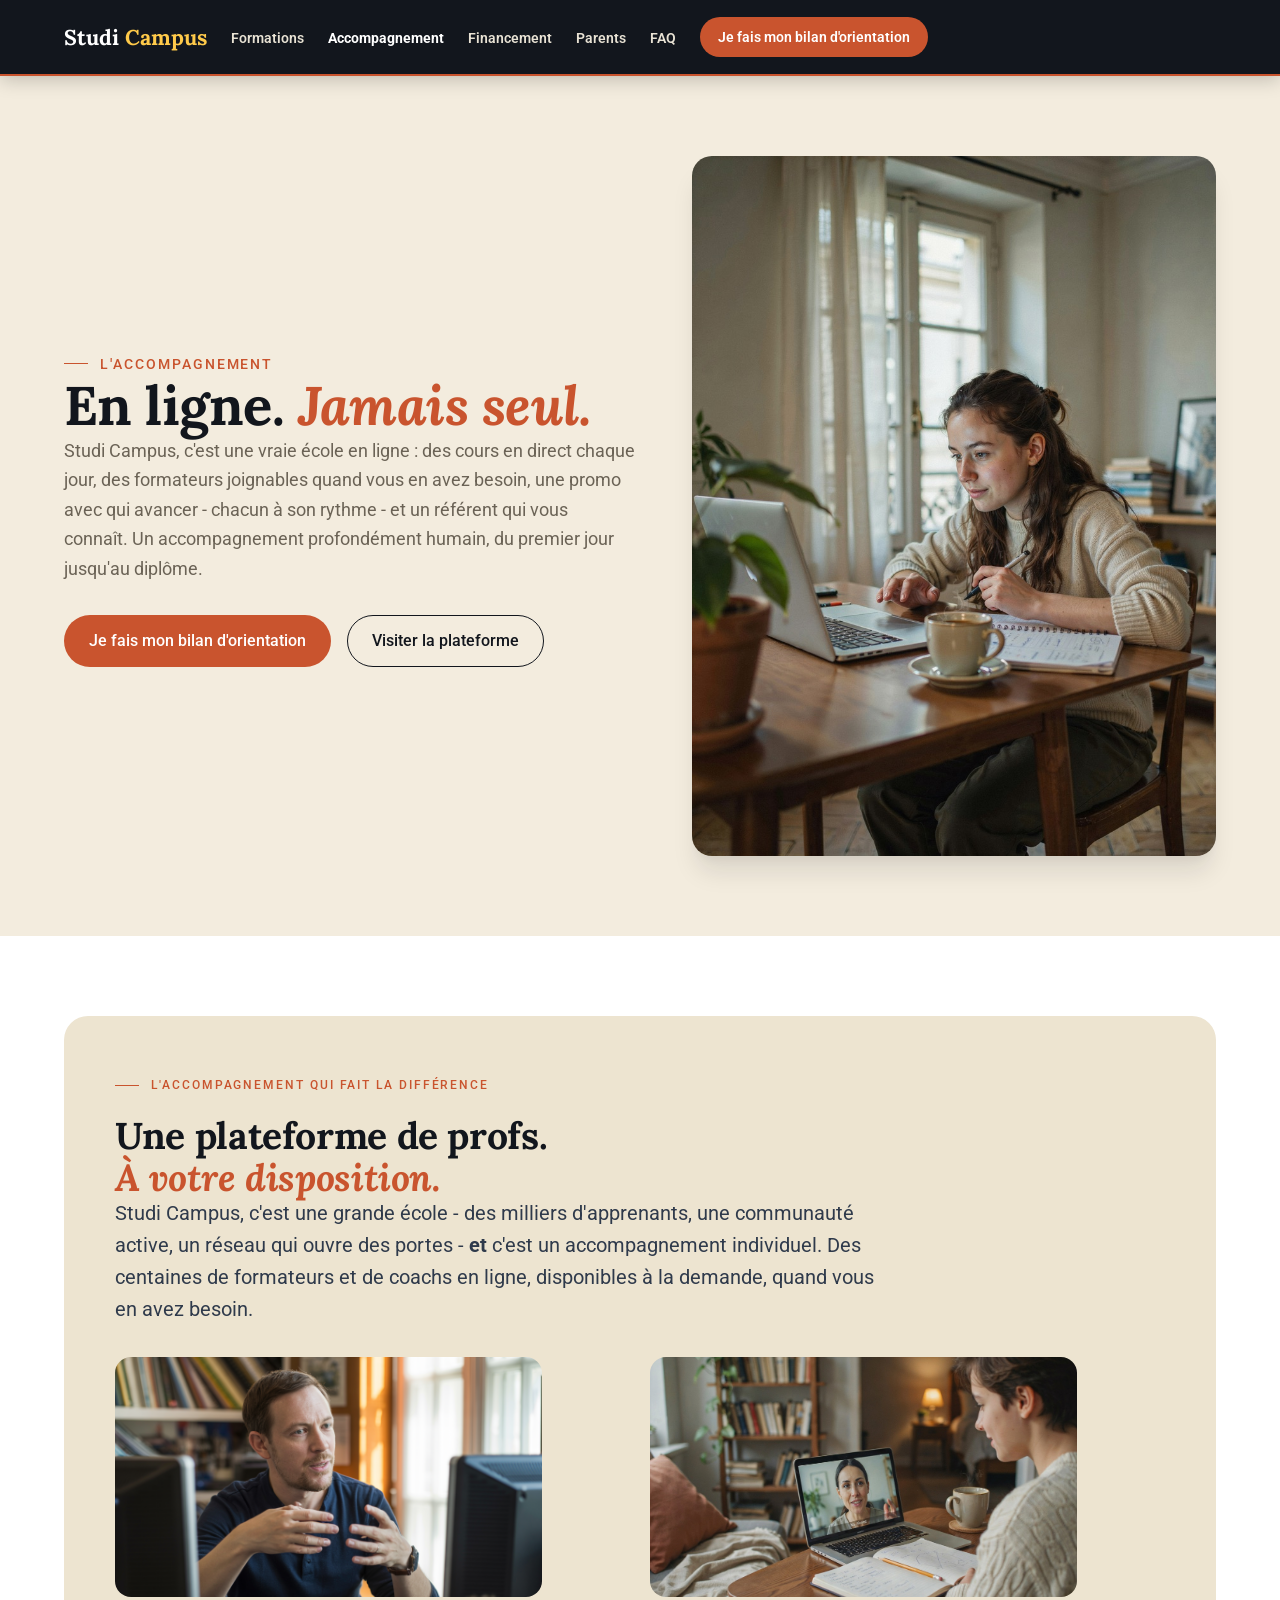
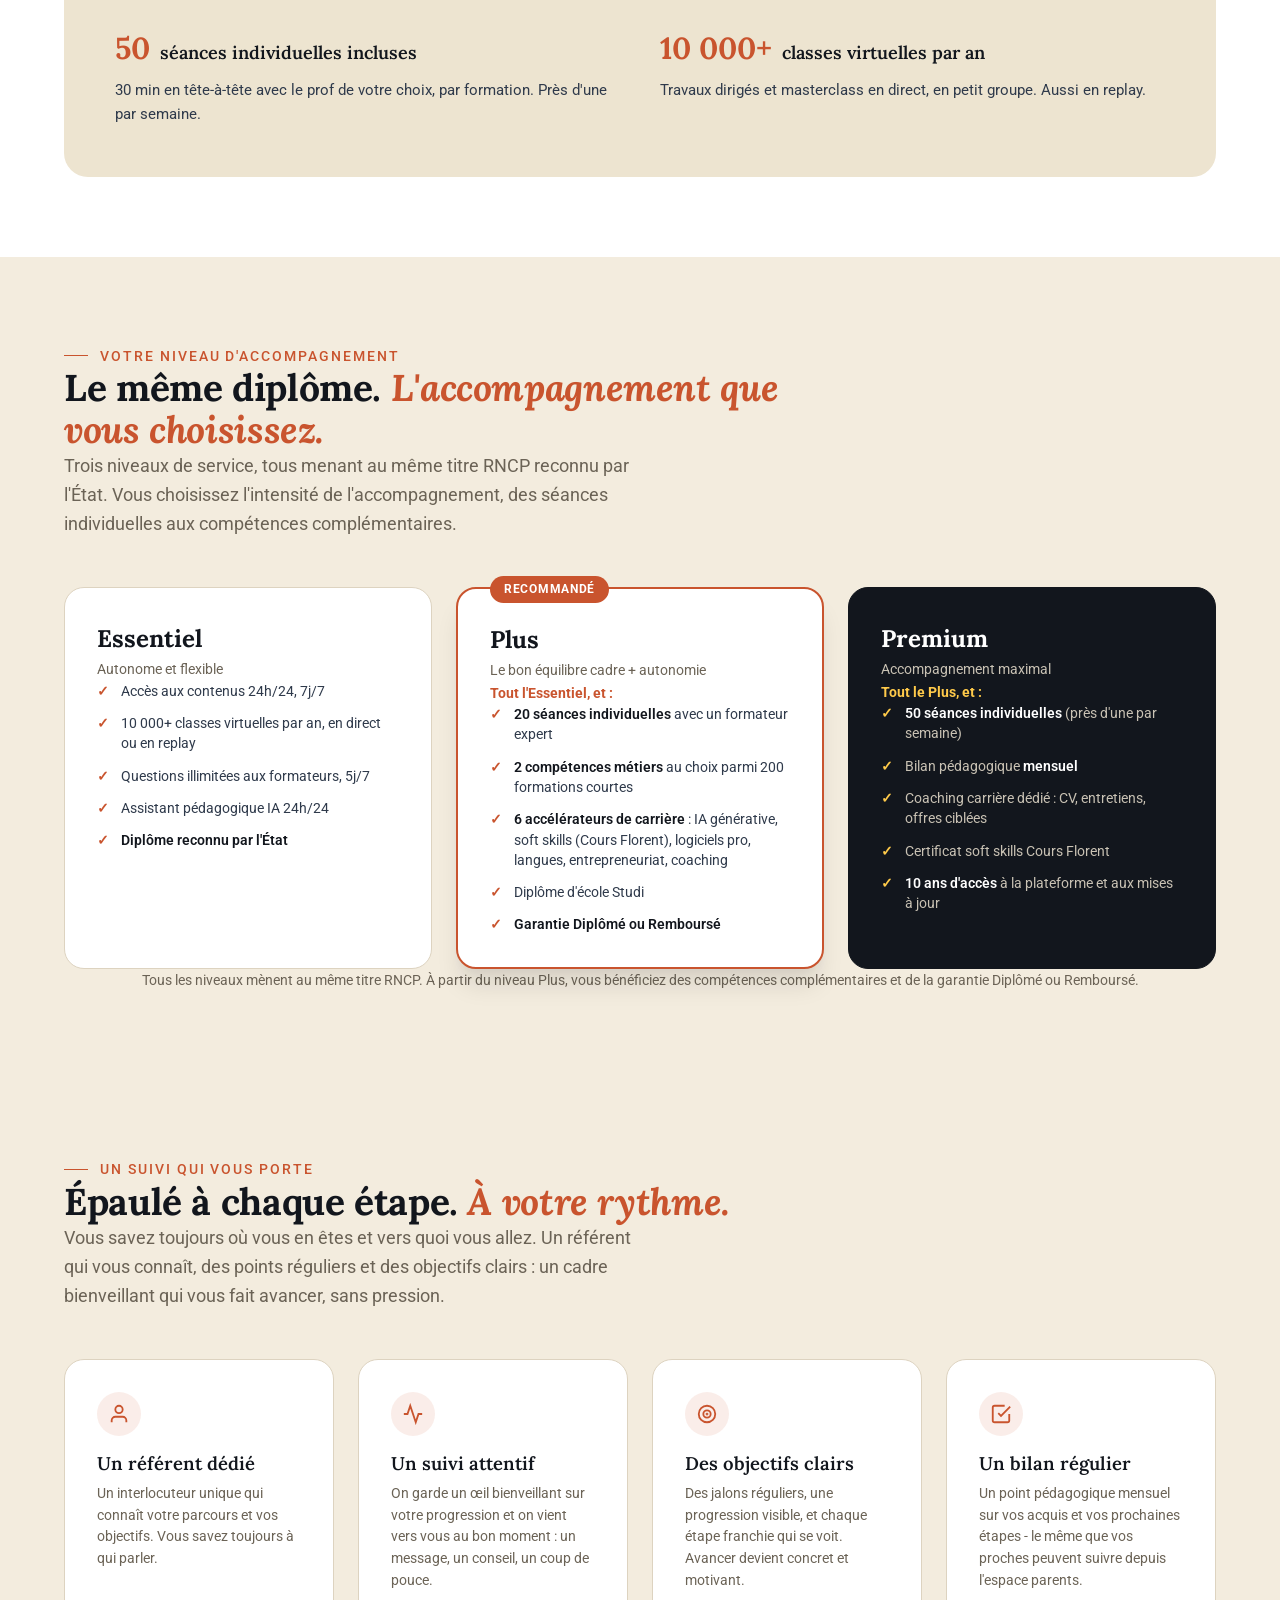
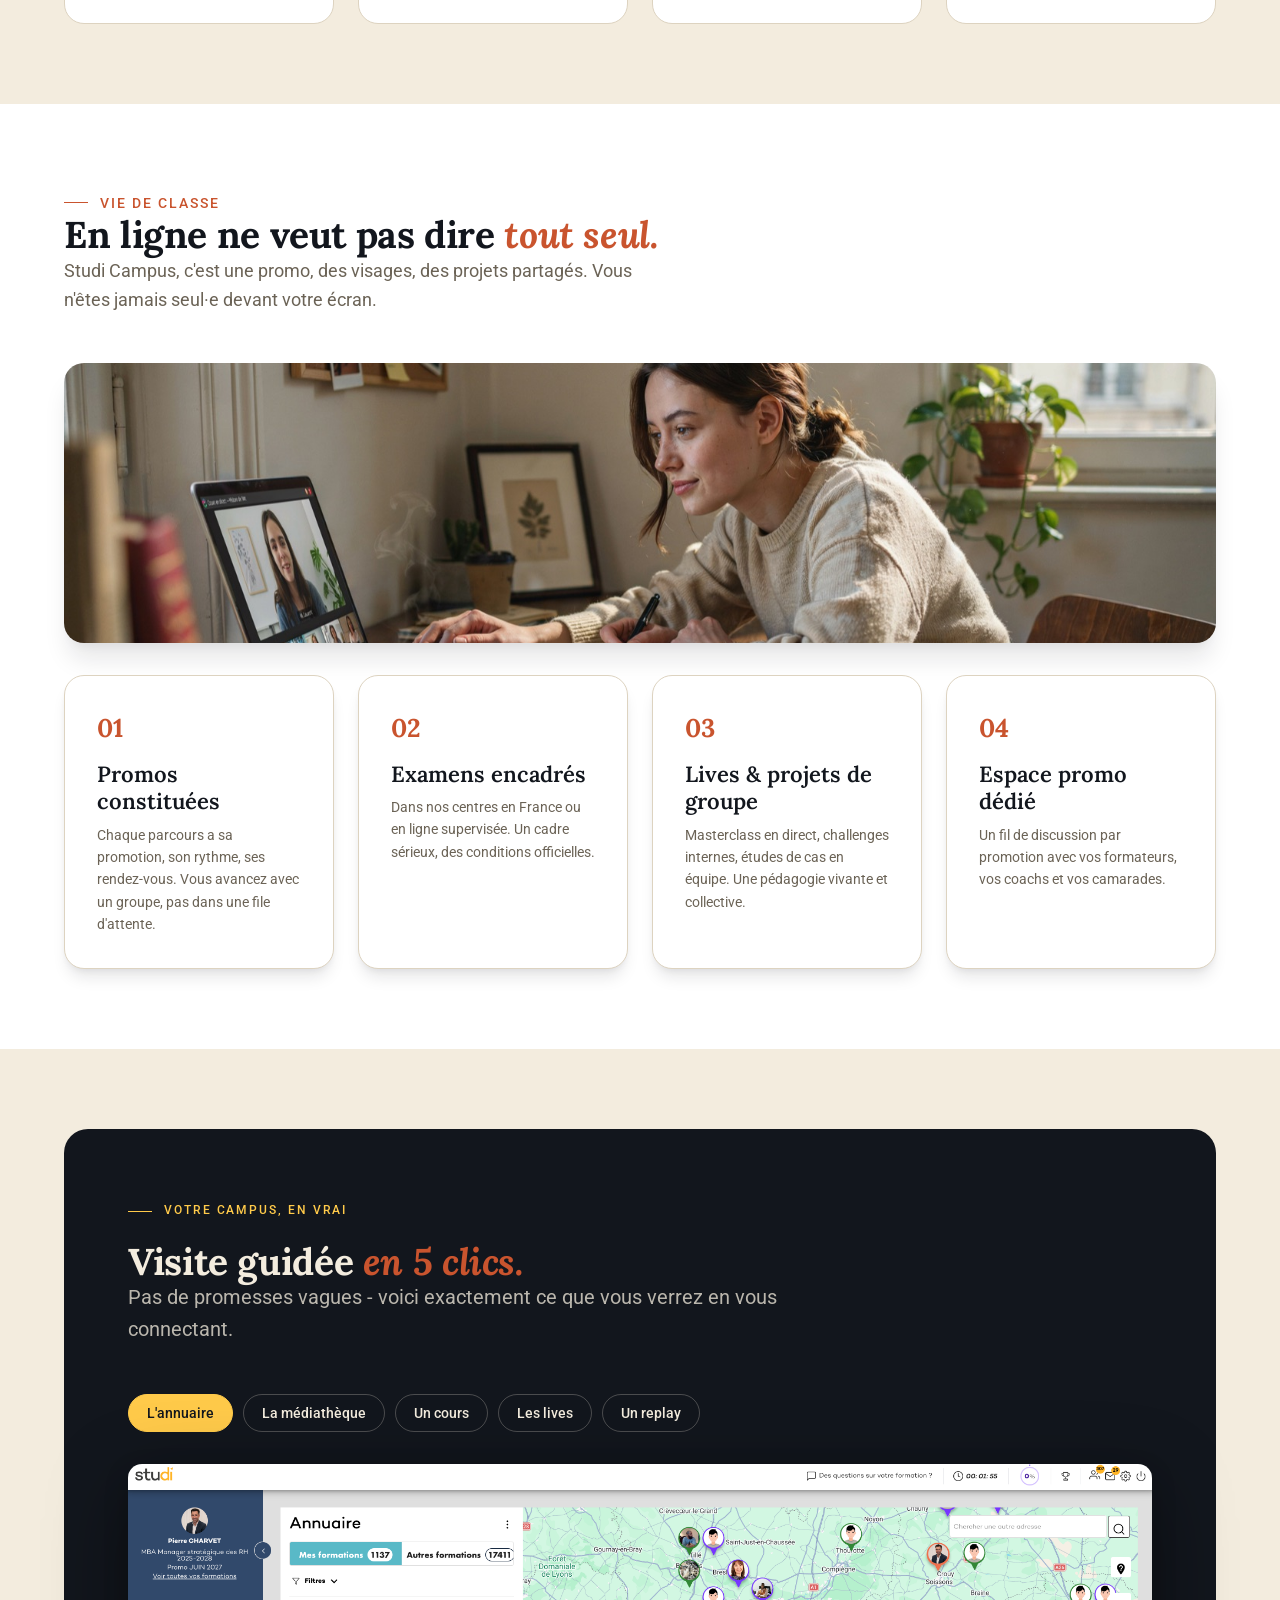
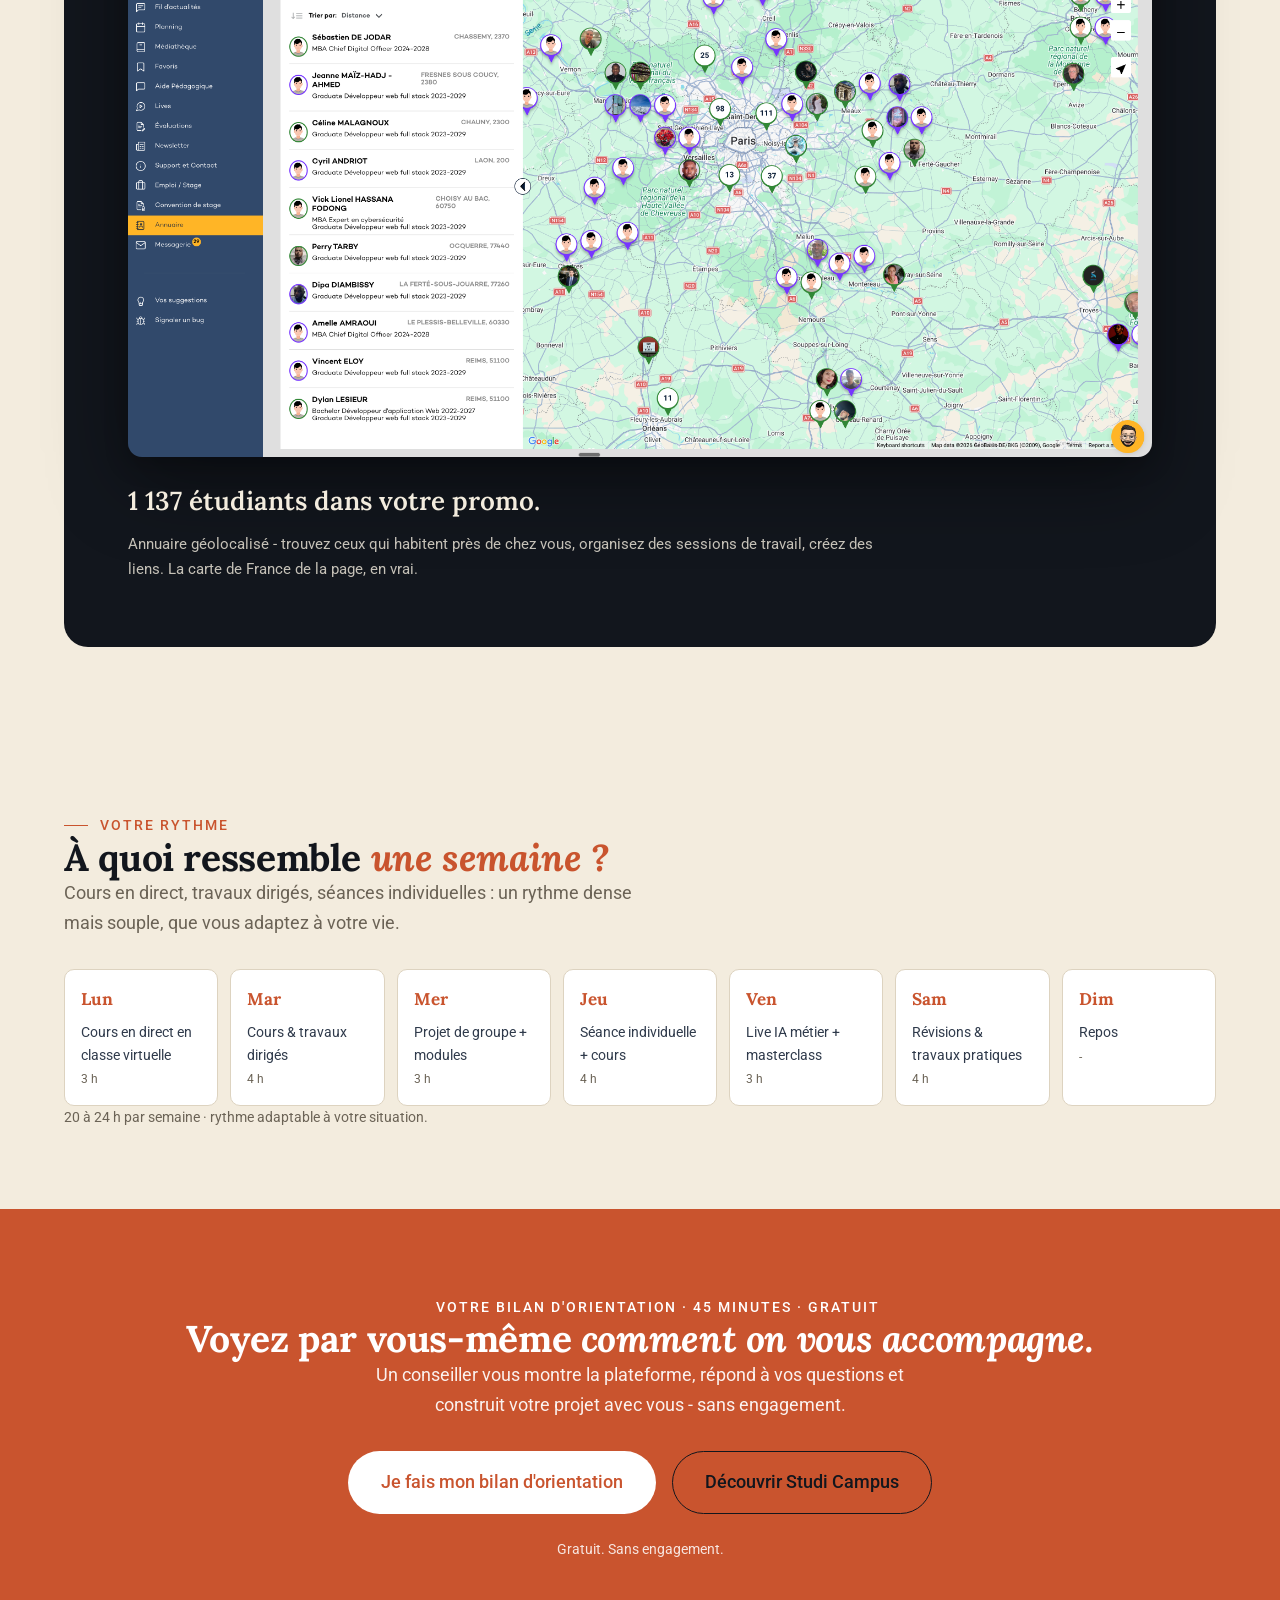
<file: accompagnement.html>
<!DOCTYPE html>
<html lang="fr">
<head>
<meta charset="UTF-8" />
<meta name="viewport" content="width=device-width, initial-scale=1.0" />
<title>Studi Campus - L'accompagnement</title>
<meta name="description" content="L'accompagnement Studi Campus : séances individuelles avec des formateurs, classes virtuelles, référent dédié, suivi proactif et bilans réguliers. Une grande école en ligne où l'on n'est jamais seul." />

<!--
  ============================================================================
  STUDI CAMPUS - PAGE FILLE « ACCOMPAGNEMENT »
  ============================================================================
  • Page du web-ring Campus. Réutilise campus.css (charte partagée).
  • Corps de page seul (<main class="sc-page">) ; header/footer = Drupal.
  • Regroupe : accompagnement humain (.profs), volet « aller au bout »
    (coaching/motivation - retour Benoît), vie de classe, visite guidée LMS.
  • L'allègement de la home (retrait de ces lames) = étape suivante.
  ============================================================================
-->

<link rel="preconnect" href="https://fonts.googleapis.com" />
<link rel="preconnect" href="https://fonts.gstatic.com" crossorigin />
<link href="https://fonts.googleapis.com/css2?family=Lora:ital,wght@0,500;0,600;0,700;1,500;1,600&family=Roboto:wght@300;400;500;700&display=swap" rel="stylesheet" />
<link rel="stylesheet" href="campus.css" />

<style>
/* === Styles spécifiques « aller au bout » (complément campus.css) === */
.sc-coach-grid{display:grid;gap:var(--s24);margin-top:var(--s48);}
@media(min-width:640px){.sc-coach-grid{grid-template-columns:repeat(2,1fr);}}
@media(min-width:980px){.sc-coach-grid{grid-template-columns:repeat(4,1fr);}}
.sc-coach-card{background:var(--sc-white);border:1px solid var(--sc-line);border-radius:var(--r20);padding:var(--s32);}
.sc-coach-card .sc-coach-ico{width:44px;height:44px;border-radius:var(--rfull);background:rgba(201,84,46,.10);display:flex;align-items:center;justify-content:center;margin-bottom:var(--s16);}
.sc-coach-card .sc-coach-ico svg{width:22px;height:22px;stroke:var(--sc-terracotta);fill:none;stroke-width:2;}
.sc-coach-card h3{font-family:var(--sc-serif);font-weight:600;font-size:1.15rem;margin-bottom:var(--s8);}
.sc-coach-card p{font-size:var(--sc-p2);color:var(--sc-text-secondary);line-height:1.55;}
.ac-hero{display:grid;gap:var(--s48);align-items:center;}
@media(min-width:900px){.ac-hero{grid-template-columns:1.05fr .95fr;}}
.ac-hero img{width:100%;height:auto;aspect-ratio:4/3;max-height:440px;object-fit:cover;border-radius:var(--r20);box-shadow:var(--sh-md);}
@media(min-width:900px){.ac-hero img{aspect-ratio:auto;height:100%;max-height:none;}}
</style>
</head>
<body style="margin:0;background:#F3ECDE;">

<!-- ════════════════ DÉBUT DU FRAGMENT DRUPAL ════════════════ -->
<main class="sc-page">

  <!-- ===== SOUS-NAV CAMPUS (sticky) - « Accompagnement » actif ===== -->
  <nav class="sc-subnav" aria-label="Navigation Studi Campus">
    <div class="sc-container">
      <a href="campus.html" class="sc-subnav-brand">Studi <span>Campus</span></a>
      <ul class="sc-subnav-links">
        <li><a href="campus.html#formations">Formations</a></li>
        <li><a href="accompagnement.html" aria-current="page">Accompagnement</a></li>
        <li><a href="financement.html">Financement</a></li>
        <li><a href="parents.html">Parents</a></li>
        <li><a href="campus.html#faq">FAQ</a></li>
      </ul>
      <a href="#admission" class="sc-subnav-cta"><span class="sc-cta-long">Je fais mon bilan d'orientation</span><span class="sc-cta-short">Bilan d'orientation</span></a>
    </div>
  </nav>

  <!-- ===== HERO ===== -->
    <!-- ===== HERO (2 colonnes : texte + photo) ===== -->
  <section class="sc-lame-w sc-bg-cream" aria-label="L'accompagnement Studi Campus">
    <div class="sc-container">
      <div class="ac-hero">
        <div>
          <p class="sc-eyebrow">L'accompagnement</p>
          <h1>En ligne. <span class="sc-em">Jamais seul.</span></h1>
          <p class="sc-lead">Studi Campus, c'est une vraie école en ligne : des cours en direct chaque jour, des formateurs joignables quand vous en avez besoin, une promo avec qui avancer - chacun à son rythme - et un référent qui vous connaît. Un accompagnement profondément humain, du premier jour jusqu'au diplôme.</p>
          <div class="sc-btn-row">
            <a href="#admission" class="sc-btn sc-btn--1"><span>Je fais mon bilan d'orientation</span></a>
            <a href="#visite" class="sc-btn sc-btn--2"><span>Visiter la plateforme</span></a>
          </div>
        </div>
        <img src="assets/opt/ac-hero.jpg" alt="Étudiante en cours en ligne, concentrée à son bureau" loading="lazy" onerror="this.style.display='none'">
      </div>
    </div>
  </section>

  <!-- ===== ACCOMPAGNEMENT HUMAIN (.profs) ===== -->
  <section class="sc-lame-w sc-bg-light" aria-label="Une plateforme de profs">
    <div class="sc-container">
      <div class="profs">
        <div class="profs-head">
          <div class="section-label">L'accompagnement qui fait la différence</div>
          <h2>Une plateforme de profs.<br><em>À votre disposition.</em></h2>
          <p class="lead">Studi Campus, c'est une grande école - des milliers d'apprenants, une communauté active, un réseau qui ouvre des portes - <strong>et</strong> c'est un accompagnement individuel. Des centaines de formateurs et de coachs en ligne, disponibles à la demande, quand vous en avez besoin.</p>
        </div>
        <div class="profs-split">
          <div class="profs-img-wrap">
            <img src="assets/prof_homme-dual-screens.jpg" alt="Formateur Studi en session live, double écran" onerror="this.style.display='none'; this.nextElementSibling.style.display='flex';">
            <div class="placeholder" style="display:none;"><div><div class="placeholder-name">Formatrice · ring light</div><div>Prof 42 ans en session live, bureau maison</div><div class="placeholder-src">assets/prof_ring-light.jpg</div></div></div>
          </div>
          <div class="profs-img-wrap">
            <img src="assets/opt/ac-seance.jpg" alt="Étudiant en séance individuelle, en visio avec une formatrice" onerror="this.style.display='none'; this.nextElementSibling.style.display='flex';">
            <div class="placeholder" style="display:none;"><div><div class="placeholder-name">Étudiante · chambre Lyon</div><div>Étudiante chez elle, sur son lit avec laptop</div><div class="placeholder-src">assets/diversite_lyon.png</div></div></div>
          </div>
        </div>
        <div class="profs-modalites">
          <div class="profs-modalite">
            <div class="profs-modalite-head"><span class="profs-modalite-num">50</span><span class="profs-modalite-label">séances individuelles incluses</span></div>
            <p class="profs-modalite-desc">30 min en tête-à-tête avec le prof de votre choix, par formation. Près d'une par semaine.</p>
          </div>
          <div class="profs-modalite">
            <div class="profs-modalite-head"><span class="profs-modalite-num">10 000+</span><span class="profs-modalite-label">classes virtuelles par an</span></div>
            <p class="profs-modalite-desc">Travaux dirigés et masterclass en direct, en petit groupe. Aussi en replay.</p>
          </div>
        </div>
      </div>
    </div>
  </section>

<section class="sc-lame-w sc-bg-cream" id="niveaux" aria-label="Niveaux de service">
    <div class="sc-container">
      <div class="sc-head">
        <p class="sc-eyebrow">Votre niveau d'accompagnement</p>
        <h2>Le même diplôme. <span class="sc-em">L'accompagnement que vous choisissez.</span></h2>
        <p class="sc-lead">Trois niveaux de service, tous menant au même titre RNCP reconnu par l'État. Vous choisissez l'intensité de l'accompagnement, des séances individuelles aux compétences complémentaires.</p>
      </div>

      <div class="sc-nds">
        <article class="sc-nds-card">
          <div class="sc-nds-name">Essentiel</div>
          <p class="sc-nds-tag">Autonome et flexible</p>
          <ul class="sc-nds-list">
            <li>Accès aux contenus 24h/24, 7j/7</li>
            <li>10 000+ classes virtuelles par an, en direct ou en replay</li>
            <li>Questions illimitées aux formateurs, 5j/7</li>
            <li>Assistant pédagogique IA 24h/24</li>
            <li><b>Diplôme reconnu par l'État</b></li>
          </ul>
        </article>

        <article class="sc-nds-card sc-nds-card--reco">
          <span class="sc-nds-badge">Recommandé</span>
          <div class="sc-nds-name">Plus</div>
          <p class="sc-nds-tag">Le bon équilibre cadre + autonomie</p>
          <p class="sc-nds-plus">Tout l'Essentiel, et&nbsp;:</p>
          <ul class="sc-nds-list">
            <li><b>20 séances individuelles</b> avec un formateur expert</li>
            <li><b>2 compétences métiers</b> au choix parmi 200 formations courtes</li>
            <li><b>6 accélérateurs de carrière</b> : IA générative, soft skills (Cours Florent), logiciels pro, langues, entrepreneuriat, coaching</li>
            <li>Diplôme d'école Studi</li>
            <li><b>Garantie Diplômé ou Remboursé</b></li>
          </ul>
        </article>

        <article class="sc-nds-card sc-nds-card--dark">
          <div class="sc-nds-name">Premium</div>
          <p class="sc-nds-tag">Accompagnement maximal</p>
          <p class="sc-nds-plus">Tout le Plus, et&nbsp;:</p>
          <ul class="sc-nds-list">
            <li><b>50 séances individuelles</b> (près d'une par semaine)</li>
            <li>Bilan pédagogique <b>mensuel</b></li>
            <li>Coaching carrière dédié : CV, entretiens, offres ciblées</li>
            <li>Certificat soft skills Cours Florent</li>
            <li><b>10 ans d'accès</b> à la plateforme et aux mises à jour</li>
          </ul>
        </article>
      </div>
      <p class="sc-nds-foot">Tous les niveaux mènent au même titre RNCP. À partir du niveau Plus, vous bénéficiez des compétences complémentaires et de la garantie Diplômé ou Remboursé.</p>
    </div>
  </section>

  <!-- ===== ALLER AU BOUT - coaching & motivation (retour Benoît) ===== -->
    <!-- ===== EPAULE A CHAQUE ETAPE (ex « aller au bout », reecrit positif) ===== -->
  <section class="sc-lame-w sc-bg-cream" aria-label="Aller au bout">
    <div class="sc-container">
      <div class="sc-head">
        <p class="sc-eyebrow">Un suivi qui vous porte</p>
        <h2>Épaulé à chaque étape. <span class="sc-em">À votre rythme.</span></h2>
        <p class="sc-lead">Vous savez toujours où vous en êtes et vers quoi vous allez. Un référent qui vous connaît, des points réguliers et des objectifs clairs : un cadre bienveillant qui vous fait avancer, sans pression.</p>
      </div>
      <div class="sc-coach-grid">
        <article class="sc-coach-card">
          <div class="sc-coach-ico" aria-hidden="true"><svg viewBox="0 0 24 24"><path d="M20 21v-2a4 4 0 0 0-4-4H8a4 4 0 0 0-4 4v2"/><circle cx="12" cy="7" r="4"/></svg></div>
          <h3>Un référent dédié</h3>
          <p>Un interlocuteur unique qui connaît votre parcours et vos objectifs. Vous savez toujours à qui parler.</p>
        </article>
        <article class="sc-coach-card">
          <div class="sc-coach-ico" aria-hidden="true"><svg viewBox="0 0 24 24"><path d="M22 12h-4l-3 9L9 3l-3 9H2"/></svg></div>
          <h3>Un suivi attentif</h3>
          <p>On garde un œil bienveillant sur votre progression et on vient vers vous au bon moment : un message, un conseil, un coup de pouce.</p>
        </article>
        <article class="sc-coach-card">
          <div class="sc-coach-ico" aria-hidden="true"><svg viewBox="0 0 24 24"><circle cx="12" cy="12" r="9"/><circle cx="12" cy="12" r="4"/><circle cx="12" cy="12" r="0.5" fill="currentColor"/></svg></div>
          <h3>Des objectifs clairs</h3>
          <p>Des jalons réguliers, une progression visible, et chaque étape franchie qui se voit. Avancer devient concret et motivant.</p>
        </article>
        <article class="sc-coach-card">
          <div class="sc-coach-ico" aria-hidden="true"><svg viewBox="0 0 24 24"><path d="M9 11l3 3L22 4"/><path d="M21 12v7a2 2 0 0 1-2 2H5a2 2 0 0 1-2-2V5a2 2 0 0 1 2-2h11"/></svg></div>
          <h3>Un bilan régulier</h3>
          <p>Un point pédagogique mensuel sur vos acquis et vos prochaines étapes - le même que vos proches peuvent suivre depuis l'espace parents.</p>
        </article>
      </div>
    </div>
  </section>





  <!-- ===== VIE DE CLASSE ===== -->
  <section class="sc-lame-w sc-bg-light" aria-label="Vie de classe">
    <div class="sc-container">
      <div class="sc-head">
        <p class="sc-eyebrow">Vie de classe</p>
        <h2>En ligne ne veut pas dire <span class="sc-em">tout seul.</span></h2>
        <p class="sc-lead">Studi Campus, c'est une promo, des visages, des projets partagés. Vous n'êtes jamais
          seul·e devant votre écran.</p>
      </div>
      <img class="sc-amb" src="assets/opt/ac-classe.jpg" alt="Étudiante en classe virtuelle, en visio avec son formateur" loading="lazy" style="margin-top:var(--s48);margin-bottom:0" />
      <div class="sc-grid sc-grid--4" style="margin-top:var(--s32)">
        <article class="sc-card sc-num"><span class="sc-num__n">01</span><h3>Promos constituées</h3><p>Chaque parcours a sa promotion, son rythme, ses rendez-vous. Vous avancez avec un groupe, pas dans une file d'attente.</p></article>
        <article class="sc-card sc-num"><span class="sc-num__n">02</span><h3>Examens encadrés</h3><p>Dans nos centres en France ou en ligne supervisée. Un cadre sérieux, des conditions officielles.</p></article>
        <article class="sc-card sc-num"><span class="sc-num__n">03</span><h3>Lives &amp; projets de groupe</h3><p>Masterclass en direct, challenges internes, études de cas en équipe. Une pédagogie vivante et collective.</p></article>
        <article class="sc-card sc-num"><span class="sc-num__n">04</span><h3>Espace promo dédié</h3><p>Un fil de discussion par promotion avec vos formateurs, vos coachs et vos camarades.</p></article>
      </div>
    </div>
  </section>

  <!-- ===== VISITE GUIDÉE - onglets JS ===== -->
  <section class="sc-lame-w sc-bg-cream" id="visite" aria-label="Visite guidée de la plateforme">
    <div class="sc-container">
      <div class="visite-guidee">
        <div class="visite-head">
          <div class="section-label">Votre campus, en vrai</div>
          <h2>Visite guidée <em>en 5 clics.</em></h2>
          <p class="lead">Pas de promesses vagues - voici exactement ce que vous verrez en vous connectant.</p>
        </div>
        <div class="visite-tabs">
          <button class="visite-tab is-active" data-tab="annuaire">L'annuaire</button>
          <button class="visite-tab" data-tab="mediatheque">La médiathèque</button>
          <button class="visite-tab" data-tab="cours">Un cours</button>
          <button class="visite-tab" data-tab="lives">Les lives</button>
          <button class="visite-tab" data-tab="replay">Un replay</button>
        </div>
        <div class="visite-panels">
          <div class="visite-panel is-active" id="panel-annuaire">
            <div class="visite-screen"><img src="assets/lms-annuaire.png" alt="Annuaire étudiant avec carte géolocalisée - plateforme Studi Campus"></div>
            <div class="visite-caption"><h4>1 137 étudiants dans votre promo.</h4><p>Annuaire géolocalisé - trouvez ceux qui habitent près de chez vous, organisez des sessions de travail, créez des liens. La carte de France de la page, en vrai.</p></div>
          </div>
          <div class="visite-panel" id="panel-mediatheque">
            <div class="visite-screen"><img src="assets/lms-mediatheque.png" alt="Médiathèque de cours structurée par matières - plateforme Studi Campus"></div>
            <div class="visite-caption"><h4>Un parcours structuré, comme en école.</h4><p>13 matières principales, progression suivie module par module, pourcentage d'avancement en temps réel. Vous savez toujours où vous en êtes - et ce qu'il reste à faire.</p></div>
          </div>
          <div class="visite-panel" id="panel-cours">
            <div class="visite-screen"><img src="assets/lms-cours.png" alt="Extrait de cours marketing - plateforme Studi Campus"></div>
            <div class="visite-caption"><h4>Des cours conçus pour être lus, écoutés, compris.</h4><p>Texte structuré, vidéo intégrée, quiz à chaque étape, forum de questions entre étudiants. Chaque module se termine par une auto-évaluation pour valider vos acquis.</p></div>
          </div>
          <div class="visite-panel" id="panel-lives">
            <div class="visite-screen"><img src="assets/lms-lives.png" alt="Catalogue de lives - plateforme Studi Campus"></div>
            <div class="visite-caption"><h4>Préparation examens, cours en direct, TD, coaching - chaque jour.</h4><p>Cours théoriques et pratiques, travaux dirigés, préparation aux examens, coaching carrière, sport &amp; bien-être - le planning est dense. Et le plus fort : toutes les salles de classe sont ouvertes. En tant qu'étudiant Studi Campus, vous pouvez assister aux lives de toutes les promotions, de toutes les formations.</p></div>
          </div>
          <div class="visite-panel" id="panel-replay">
            <div class="visite-screen"><img src="assets/lms-replay.png" alt="Replay d'un cours en ligne - plateforme Studi Campus"></div>
            <div class="visite-caption"><h4>Tous les replays, en accès illimité.</h4><p>Une séance manquée ? Vous la retrouvez en replay, quand vous voulez et autant de fois que nécessaire. Et pas seulement la vôtre : vous accédez aux replays de toutes les matières de l'école, pour réviser, approfondir ou explorer un autre domaine.</p></div>
          </div>
        </div>
      </div>
    </div>
  </section>

  <!-- ===== CTA FINAL ===== -->
    <!-- ===== SEMAINE TYPE (ex « votre rythme » reduit) ===== -->
  <section class="sc-lame-w sc-bg-cream" aria-label="Votre rythme">
    <div class="sc-container">
      <div class="sc-head">
        <p class="sc-eyebrow">Votre rythme</p>
        <h2>À quoi ressemble <span class="sc-em">une semaine ?</span></h2>
        <p class="sc-lead">Cours en direct, travaux dirigés, séances individuelles : un rythme dense mais souple, que vous adaptez à votre vie.</p>
      </div>
      <div class="sc-week">
        <div class="sc-day"><b>Lun</b><span>Cours en direct en classe virtuelle</span><em>3 h</em></div>
        <div class="sc-day"><b>Mar</b><span>Cours &amp; travaux dirigés</span><em>4 h</em></div>
        <div class="sc-day"><b>Mer</b><span>Projet de groupe + modules</span><em>3 h</em></div>
        <div class="sc-day"><b>Jeu</b><span>Séance individuelle + cours</span><em>4 h</em></div>
        <div class="sc-day"><b>Ven</b><span>Live IA métier + masterclass</span><em>3 h</em></div>
        <div class="sc-day"><b>Sam</b><span>Révisions &amp; travaux pratiques</span><em>4 h</em></div>
        <div class="sc-day"><b>Dim</b><span>Repos</span><em>-</em></div>
      </div>
      <p class="sc-week-foot">20 à 24 h par semaine · rythme adaptable à votre situation.</p>
    </div>
  </section>

<section class="sc-lame-w sc-final" id="admission" aria-label="Votre bilan d'orientation">
    <div class="sc-container" style="text-align:center">
      <p class="sc-eyebrow" style="color:#fff;justify-content:center">Votre bilan d'orientation · 45 minutes · gratuit</p>
      <h2>Voyez par vous-même <span style="font-style:italic">comment on vous accompagne.</span></h2>
      <p class="sc-lead">Un conseiller vous montre la plateforme, répond à vos questions et construit votre projet avec vous - sans engagement.</p>
      <div class="sc-btn-row">
        <a href="#" class="sc-btn sc-btn--large" style="background:#fff;color:var(--sc-terracotta)"><span>Je fais mon bilan d'orientation</span></a>
        <a href="campus.html" class="sc-btn sc-btn--large sc-btn--2"><span>Découvrir Studi Campus</span></a>
      </div>
      <p class="sc-fine">Gratuit. Sans engagement.</p>
    </div>
  </section>

</main>
<!-- ════════════════ FIN DU FRAGMENT DRUPAL ════════════════ -->

<!-- Onglets visite guidée + reveal au scroll - scopés .sc-page -->
<script>
(function(){
  var page=document.querySelector('.sc-page'); if(!page) return;
  // Onglets visite guidée
  page.querySelectorAll('.visite-tab').forEach(function(tab){
    tab.addEventListener('click', function(){
      var key=tab.dataset.tab;
      page.querySelectorAll('.visite-tab').forEach(function(t){ t.classList.toggle('is-active', t===tab); });
      page.querySelectorAll('.visite-panel').forEach(function(p){ p.classList.toggle('is-active', p.id==='panel-'+key); });
    });
  });
  // Reveal au scroll (sections entières, robuste)
  if(!('IntersectionObserver' in window)) return;
  if(window.matchMedia && window.matchMedia('(prefers-reduced-motion: reduce)').matches) return;
  page.classList.add('sc-js');
  var els=[].slice.call(page.querySelectorAll('.sc-lame-w'));
  els.forEach(function(el){ el.classList.add('sc-reveal'); });
  var io=new IntersectionObserver(function(entries){
    entries.forEach(function(e){ if(e.isIntersecting){ e.target.classList.add('sc-in'); io.unobserve(e.target); } });
  },{rootMargin:'0px 0px -8% 0px',threshold:0.06});
  els.forEach(function(el){ io.observe(el); });
})();
</script>

</body>
</html>
</file>
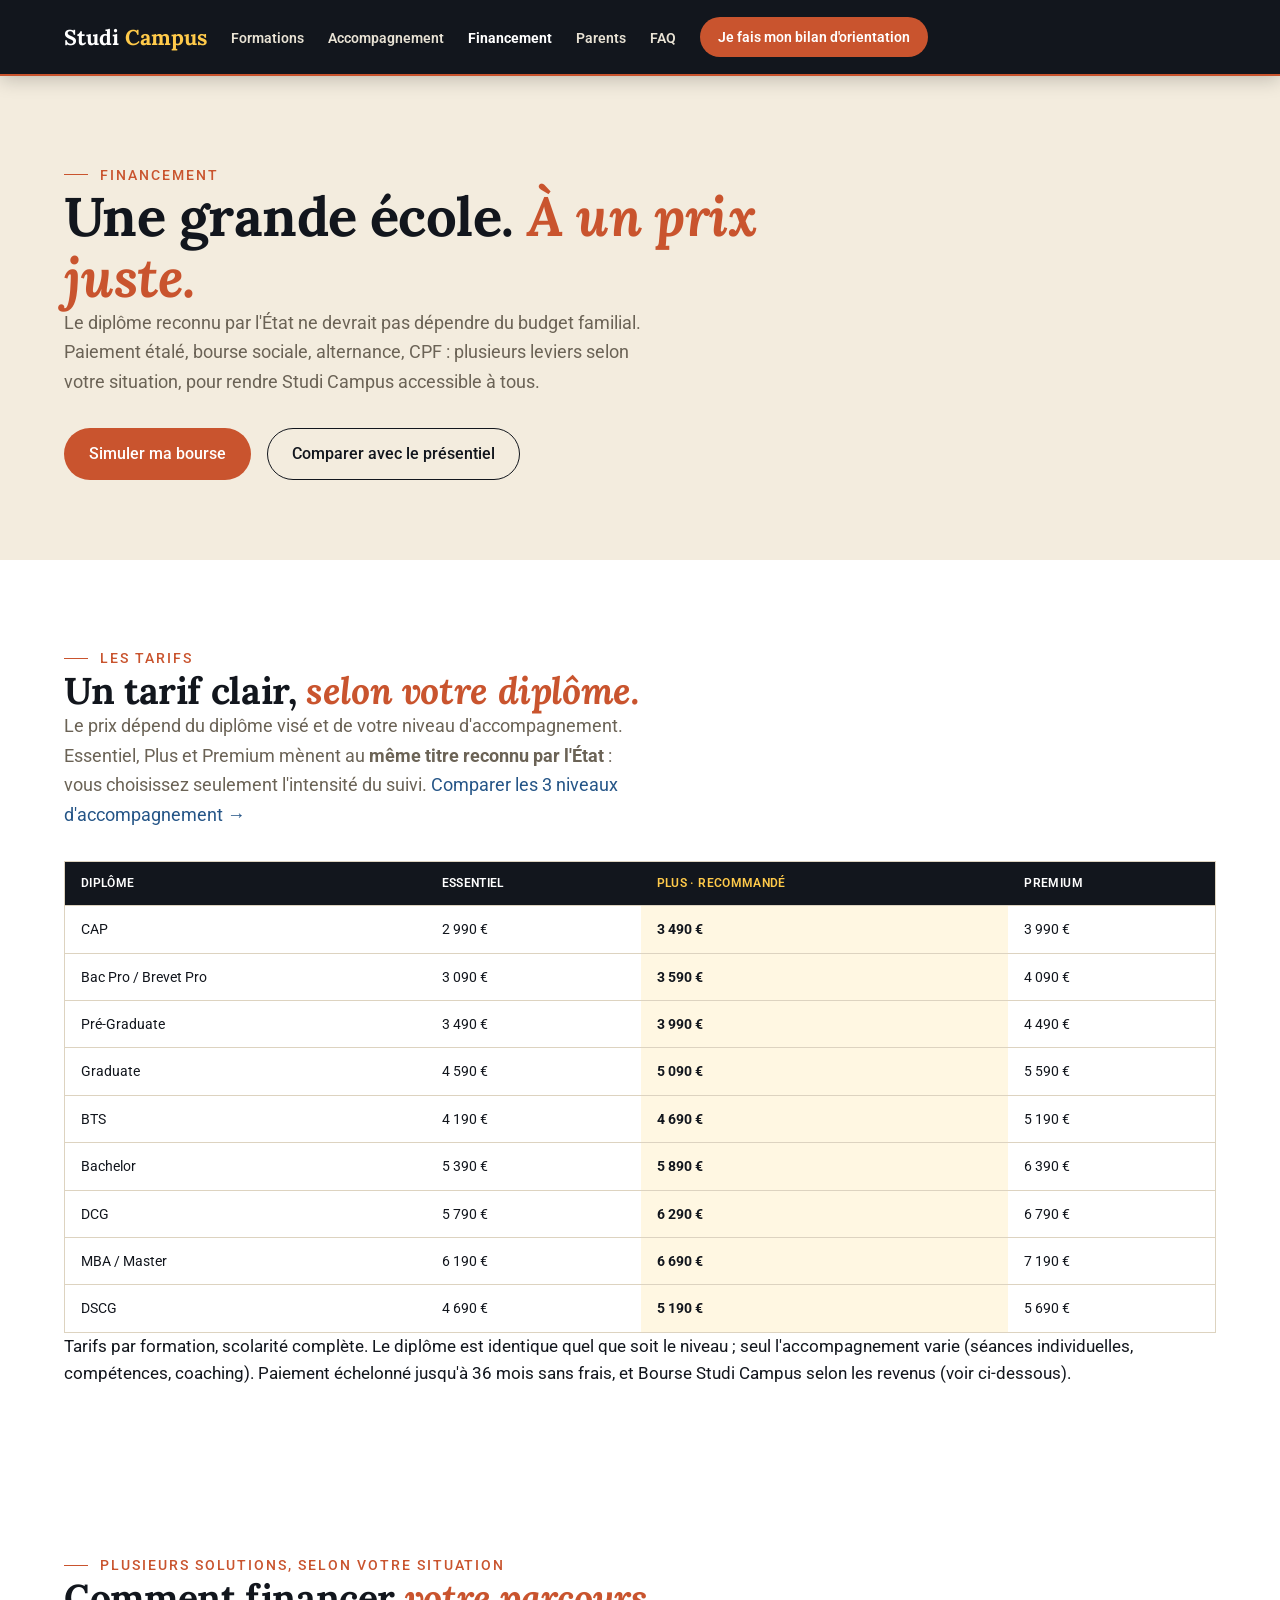
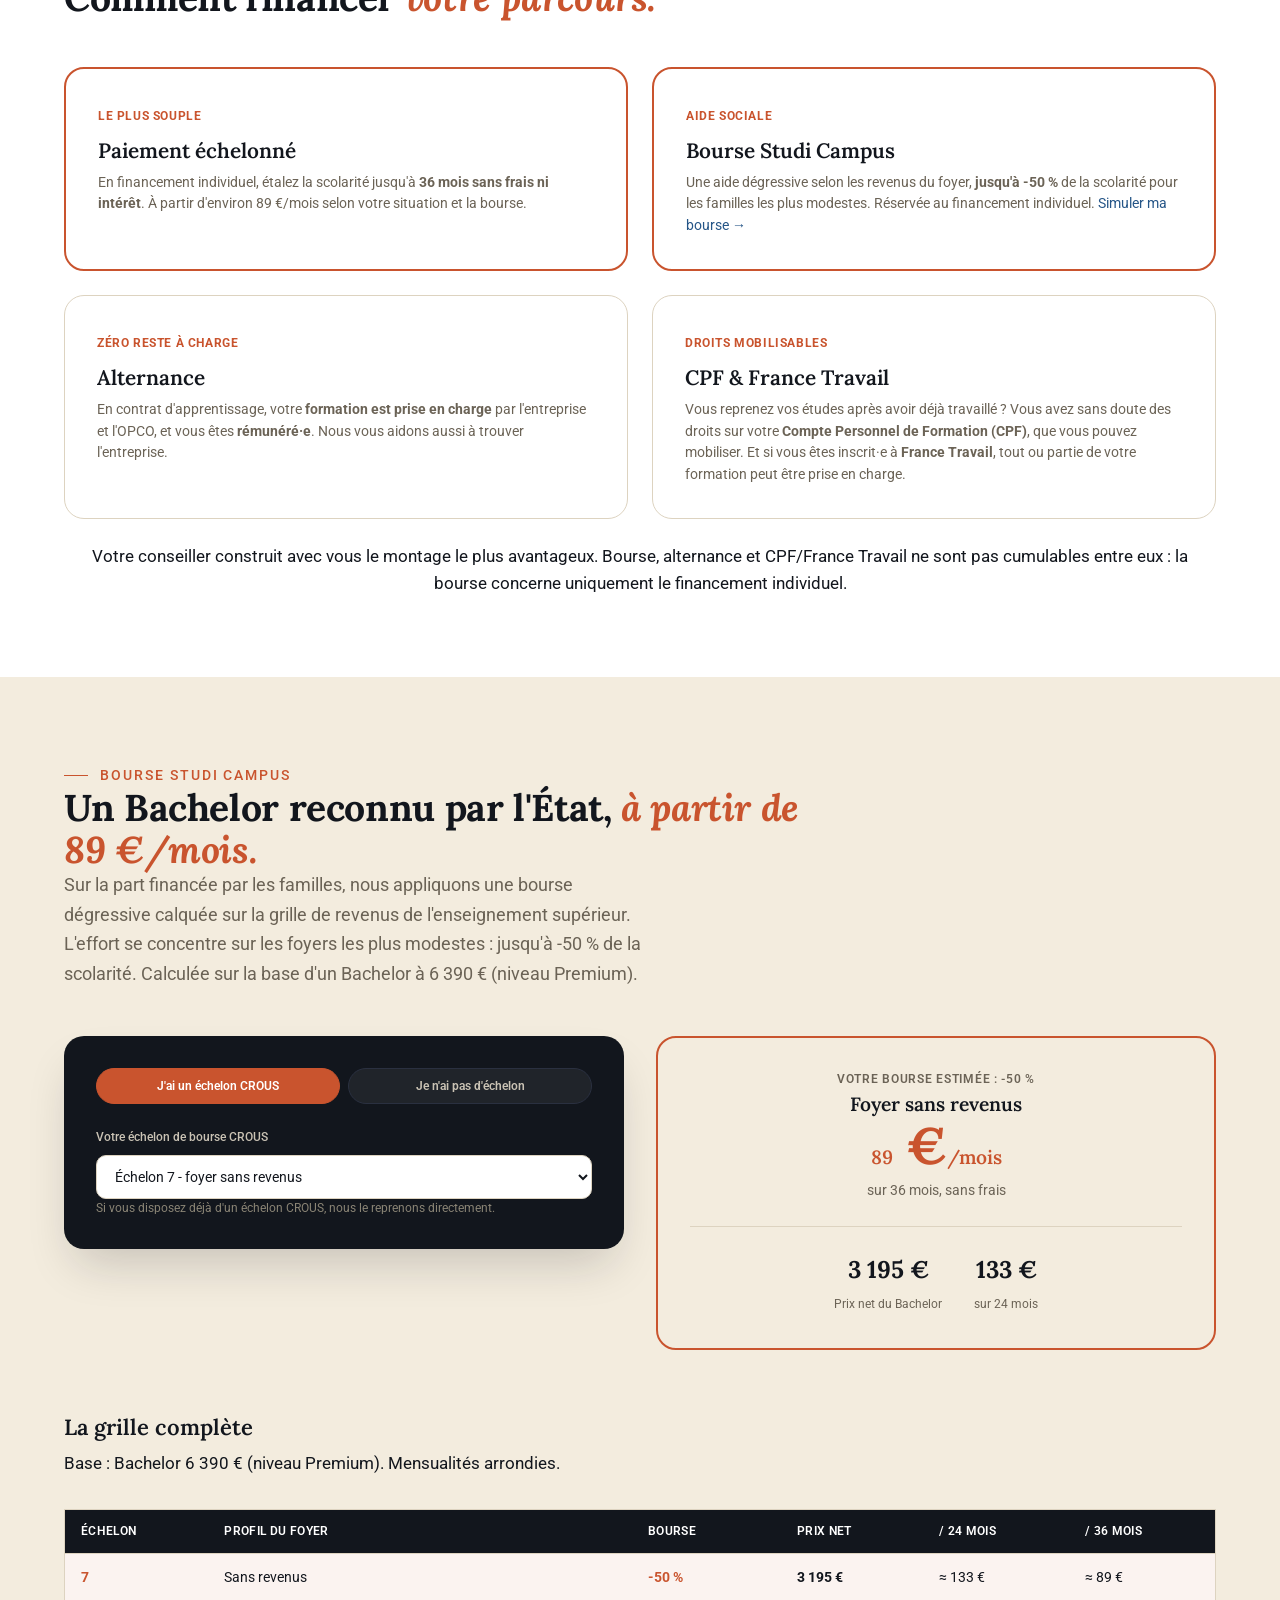
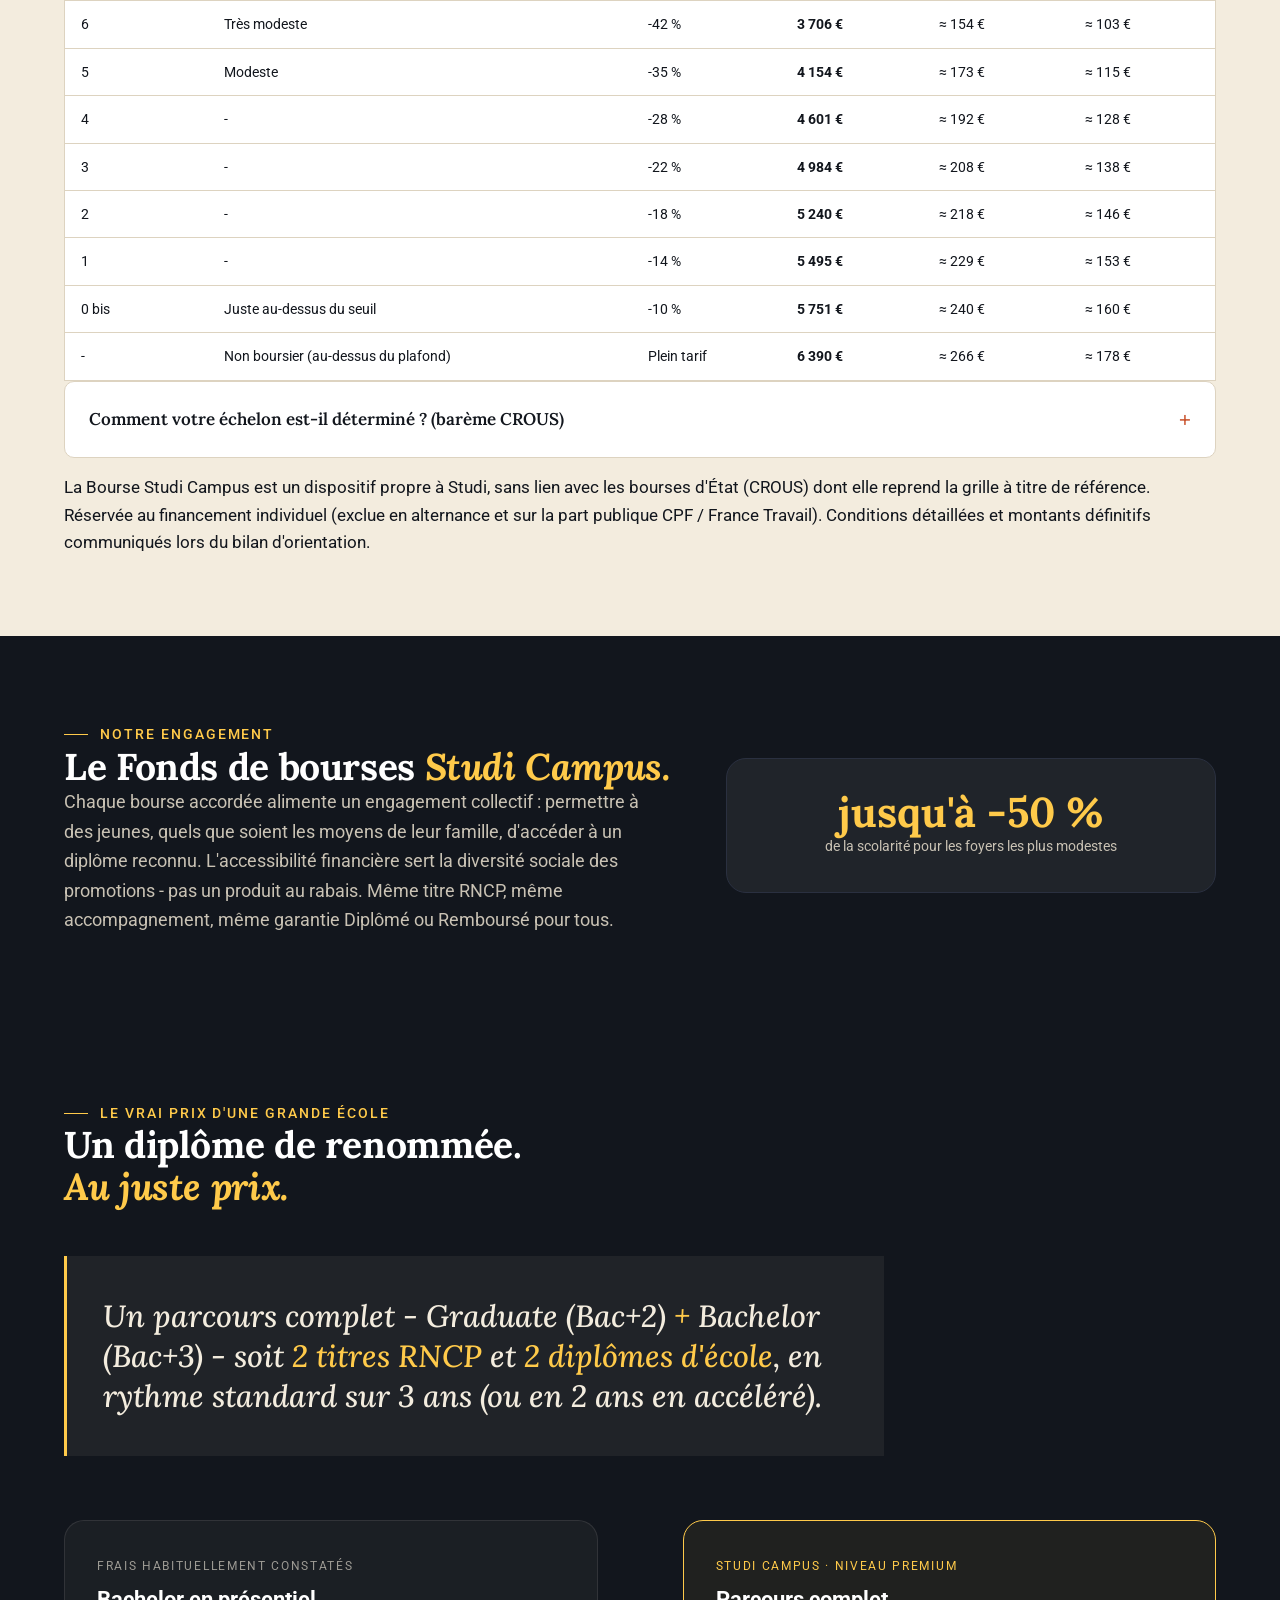
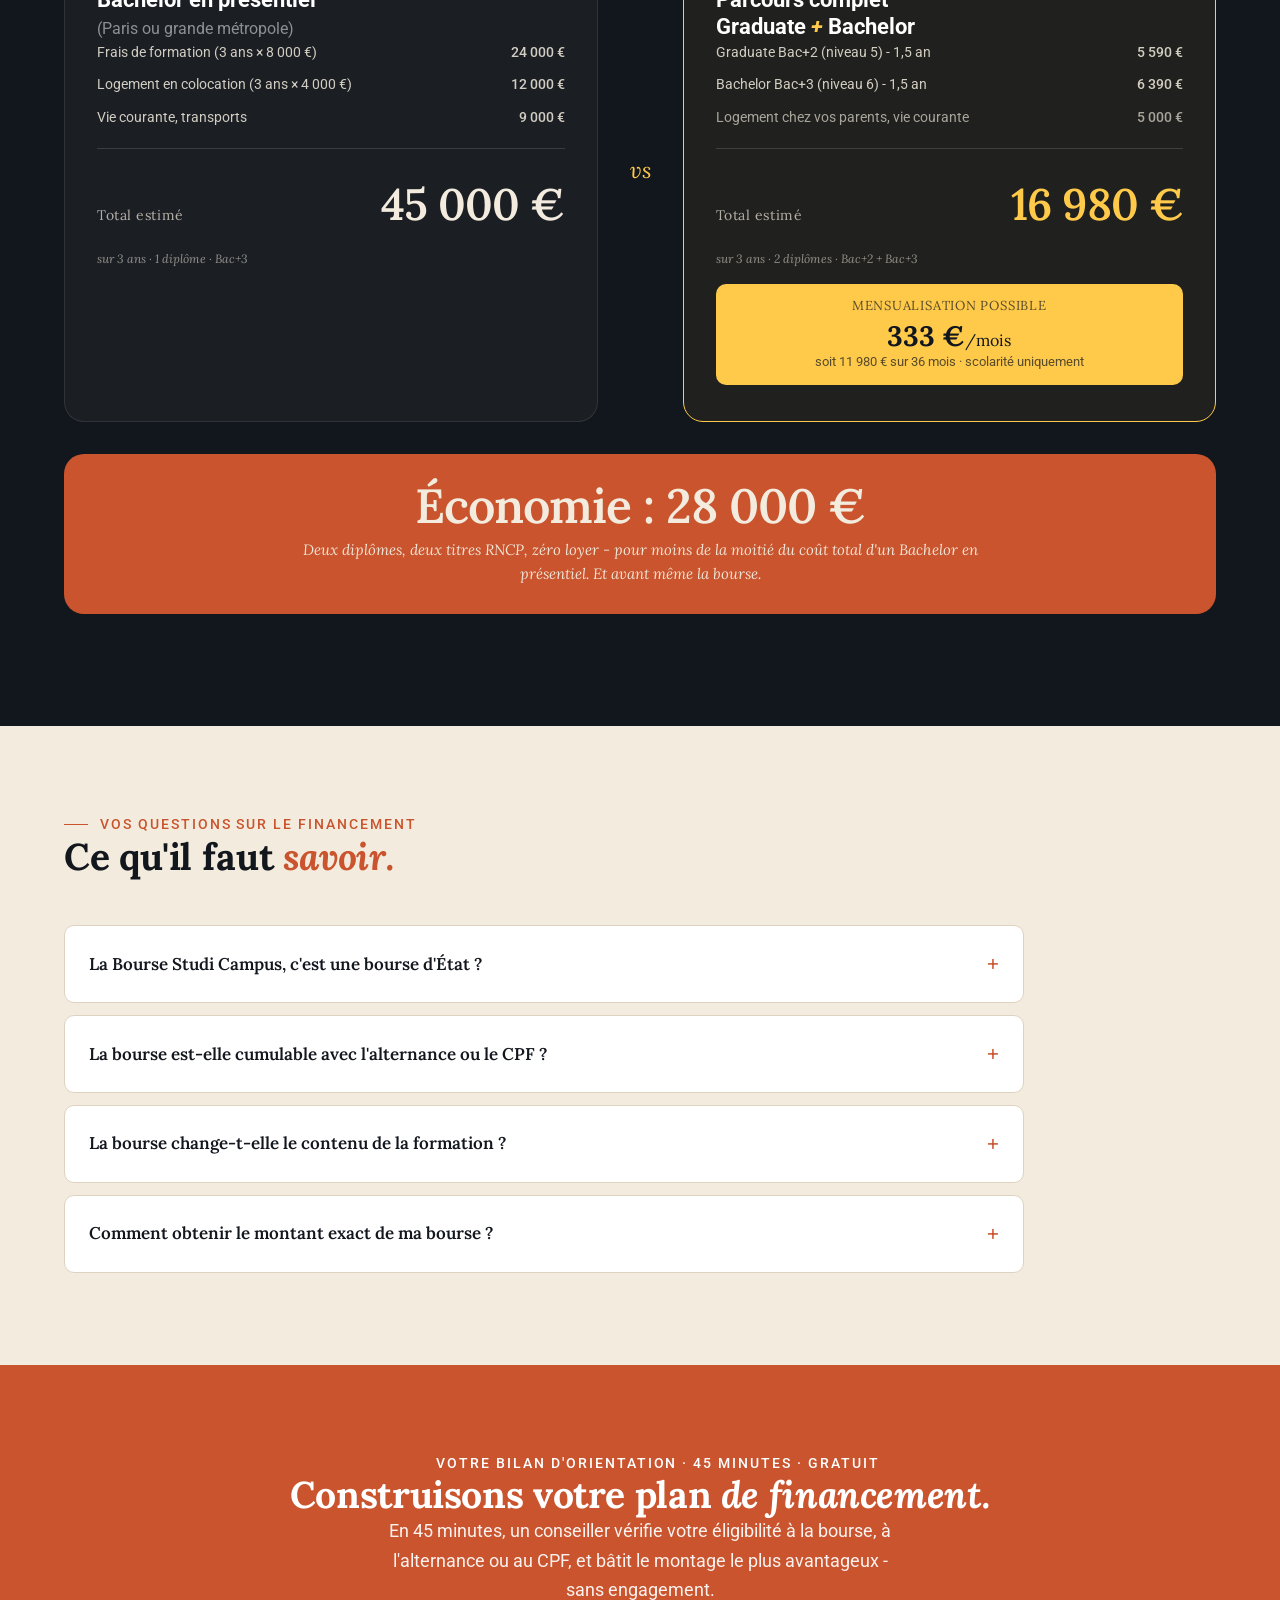
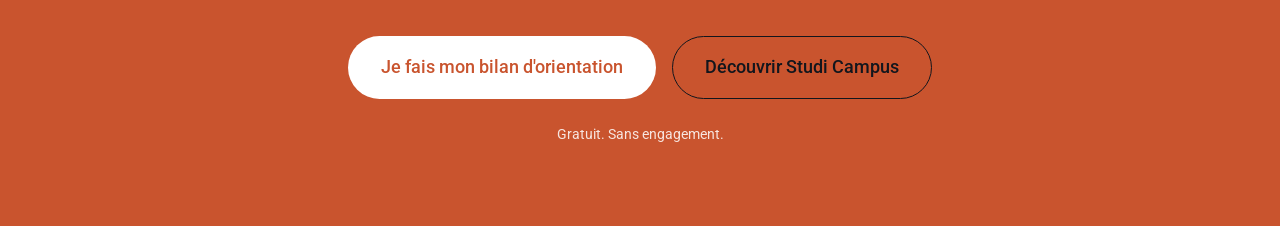
<file: financement.html>
<!DOCTYPE html>
<html lang="fr">
<head>
<meta charset="UTF-8" />
<meta name="viewport" content="width=device-width, initial-scale=1.0" />
<title>Studi Campus - Financement & Bourse</title>
<meta name="description" content="Financer Studi Campus : paiement échelonné jusqu'à 36 mois sans frais, Bourse Studi Campus (jusqu'à -50 % selon les revenus), alternance prise en charge et rémunérée, CPF et France Travail. Simulez votre bourse en ligne." />

<!--
  ============================================================================
  STUDI CAMPUS - PAGE FILLE « FINANCEMENT & BOURSE »
  ============================================================================
  • Page du web-ring Campus. Réutilise campus.css (charte partagée).
  • Corps de page seul (<main class="sc-page">) ; header/footer = Drupal.
  • Décision Pierre 2026-06-20/21 : tarif base = niveau Premium, Bachelor 6 390 €
    (base commune lame prix + Bourse). Bourse = financement individuel UNIQUEMENT.
  • Dispositif « Bourse Studi Campus » : dénomination propre, SANS label d'État,
    grille dégressive 8 échelons calée CROUS. À VALIDER JURIDIQUEMENT avant prod.
  • Simulateur : double porte (échelon CROUS exact / estimation revenu+parts).
  ============================================================================
-->

<link rel="preconnect" href="https://fonts.googleapis.com" />
<link rel="preconnect" href="https://fonts.gstatic.com" crossorigin />
<link href="https://fonts.googleapis.com/css2?family=Lora:ital,wght@0,500;0,600;0,700;1,500;1,600&family=Roboto:wght@300;400;500;700&display=swap" rel="stylesheet" />
<link rel="stylesheet" href="campus.css" />

<style>
/* === Styles spécifiques à la page Financement (complément de campus.css) === */
/* 4 voies de financement */
.fi-ways{display:grid;gap:var(--s24);margin-top:var(--s48);}
@media(min-width:680px){.fi-ways{grid-template-columns:repeat(2,1fr);}}
.fi-way{background:var(--sc-white);border:1px solid var(--sc-line);border-radius:var(--r20);padding:var(--s32);}
.fi-way--reco{border:2px solid var(--sc-terracotta);}
.fi-way__tag{display:inline-block;font-size:var(--sc-p3);font-weight:700;letter-spacing:.05em;text-transform:uppercase;color:var(--sc-terracotta);margin-bottom:var(--s12);}
.fi-way h3{font-family:var(--sc-serif);font-weight:600;font-size:1.3rem;margin-bottom:var(--s8);}
.fi-way p{font-size:var(--sc-p2);color:var(--sc-text-secondary);line-height:1.55;}

/* Simulateur (carte navy) */
.fi-sim{display:grid;gap:var(--s32);margin-top:var(--s48);align-items:start;}
@media(min-width:880px){.fi-sim{grid-template-columns:1fr 1fr;}}
.fi-sim-panel{background:var(--sc-navy);border-radius:var(--r20);padding:var(--s32);box-shadow:var(--sh-lg);}
.fi-sim-tabs{display:flex;gap:var(--s8);margin-bottom:var(--s24);}
.fi-sim-tab{flex:1;background:rgba(255,255,255,.06);color:#C9C2B4;border:1px solid var(--sc-line-dark);border-radius:var(--rfull);padding:10px 12px;font-size:var(--sc-p3);font-weight:600;cursor:pointer;transition:all .2s;font-family:inherit;}
.fi-sim-tab.is-active{background:var(--sc-terracotta);color:#fff;border-color:var(--sc-terracotta);}
.fi-field{margin-bottom:var(--s20);}
.fi-field label{display:block;font-size:var(--sc-p3);color:#C9C2B4;margin-bottom:var(--s8);font-weight:500;}
.fi-field select,.fi-field input{width:100%;box-sizing:border-box;background:#fff;border:1px solid var(--sc-line);border-radius:var(--r10);padding:12px 14px;font-size:var(--sc-p2);font-family:inherit;color:var(--sc-navy);}
.fi-form{display:none;}
.fi-form.is-active{display:block;}
.fi-sim-note{font-size:var(--sc-p3);color:#8A8475;line-height:1.5;margin-top:var(--s4);}
.fi-hint{font-size:var(--sc-p3);color:#8A8475;line-height:1.45;margin-top:6px;}
.fi-steps{margin:var(--s12) 0 0;padding-left:var(--s24);}
.fi-steps li{margin-bottom:var(--s12);line-height:1.55;font-size:var(--sc-p2);color:var(--sc-text-secondary);}
.fi-steps li b{color:var(--sc-navy);font-weight:600;}
/* Résultat */
.fi-result{background:var(--sc-paper);border:2px solid var(--sc-terracotta);border-radius:var(--r20);padding:var(--s32);text-align:center;}
.fi-result__lbl{font-size:var(--sc-p3);text-transform:uppercase;letter-spacing:.06em;color:var(--sc-text-secondary);font-weight:600;}
.fi-result__profil{font-family:var(--sc-serif);font-weight:600;font-size:1.2rem;color:var(--sc-navy);margin:var(--s4) 0 var(--s20);}
.fi-result__mens{font-family:var(--sc-serif);font-weight:700;font-size:3.2rem;line-height:1;color:var(--sc-terracotta);}
.fi-result__mens span{font-size:1.2rem;font-weight:600;}
.fi-result__sub{font-size:var(--sc-p2);color:var(--sc-text-secondary);margin-top:var(--s8);}
.fi-result__rows{display:flex;justify-content:center;gap:var(--s32);margin-top:var(--s24);padding-top:var(--s24);border-top:1px solid var(--sc-line);flex-wrap:wrap;}
.fi-result__rows div b{display:block;font-family:var(--sc-serif);font-weight:700;font-size:1.5rem;color:var(--sc-navy);}
.fi-result__rows div span{font-size:var(--sc-p3);color:var(--sc-text-secondary);}

/* Grille bourse (table) */
.fi-grid-wrap{margin-top:var(--s32);overflow-x:auto;border:1px solid var(--sc-line);border-radius:var(--r16);}
.fi-grid{width:100%;border-collapse:collapse;min-width:560px;background:var(--sc-white);}
.fi-grid th,.fi-grid td{padding:12px 16px;text-align:left;font-size:var(--sc-p2);border-bottom:1px solid var(--sc-line);white-space:nowrap;}
.fi-grid thead th{background:var(--sc-navy);color:#fff;font-weight:600;font-size:var(--sc-p3);text-transform:uppercase;letter-spacing:.03em;}
.fi-grid tbody tr:last-child td{border-bottom:0;}
.fi-grid tbody tr.is-top{background:rgba(201,84,46,.07);}
.fi-grid td b{color:var(--sc-terracotta);font-weight:700;}
.fi-grid .fi-grid-net{font-weight:700;color:var(--sc-navy);}
.fi-grid td.fi-plus{background:rgba(255,202,74,.16);font-weight:700;color:var(--sc-navy);}
.fi-grid thead th.fi-plus{color:var(--sc-yellow);}

/* Fonds de bourses (bandeau impact) */
.fi-fonds{display:grid;gap:var(--s24);align-items:center;}
@media(min-width:768px){.fi-fonds{grid-template-columns:1.3fr 1fr;}}
.fi-fonds-stat{text-align:center;background:rgba(255,255,255,.06);border:1px solid var(--sc-line-dark);border-radius:var(--r20);padding:var(--s32);}
.fi-fonds-stat b{display:block;font-family:var(--sc-serif);font-weight:700;font-size:2.6rem;color:var(--sc-yellow);line-height:1;}
.fi-fonds-stat span{font-size:var(--sc-p2);color:#C9C2B4;}
</style>
</head>
<body style="margin:0;background:#F3ECDE;">

<!-- ════════════════ DÉBUT DU FRAGMENT DRUPAL ════════════════ -->
<main class="sc-page">

  <!-- ===== SOUS-NAV CAMPUS (sticky) - « Financement » actif ===== -->
  <nav class="sc-subnav" aria-label="Navigation Studi Campus">
    <div class="sc-container">
      <a href="campus.html" class="sc-subnav-brand">Studi <span>Campus</span></a>
      <ul class="sc-subnav-links">
        <li><a href="campus.html#formations">Formations</a></li>
        <li><a href="accompagnement.html">Accompagnement</a></li>
        <li><a href="financement.html" aria-current="page">Financement</a></li>
        <li><a href="parents.html">Parents</a></li>
        <li><a href="campus.html#faq">FAQ</a></li>
      </ul>
      <a href="#admission" class="sc-subnav-cta"><span class="sc-cta-long">Je fais mon bilan d'orientation</span><span class="sc-cta-short">Bilan d'orientation</span></a>
    </div>
  </nav>

  <!-- ===== HERO ===== -->
  <section class="sc-lame-w sc-bg-cream" aria-label="Financement Studi Campus">
    <div class="sc-container">
      <div class="sc-head">
        <p class="sc-eyebrow">Financement</p>
        <h1>Une grande école. <span class="sc-em">À un prix juste.</span></h1>
        <p class="sc-lead">Le diplôme reconnu par l'État ne devrait pas dépendre du budget familial. Paiement étalé, bourse sociale, alternance, CPF : plusieurs leviers selon votre situation, pour rendre Studi Campus accessible à tous.</p>
        <div class="sc-btn-row">
          <a href="#bourse" class="sc-btn sc-btn--1"><span>Simuler ma bourse</span></a>
          <a href="#comparatif" class="sc-btn sc-btn--2"><span>Comparer avec le présentiel</span></a>
        </div>
      </div>
    </div>
  </section>

  <!-- ===== GRILLE TARIFAIRE - 9 diplomes x 3 niveaux (colonnes Format/Seances ignorees) ===== -->
  <section class="sc-lame-w sc-bg-light" id="tarifs" aria-label="Grille tarifaire">
    <div class="sc-container">
      <div class="sc-head">
        <p class="sc-eyebrow">Les tarifs</p>
        <h2>Un tarif clair, <span class="sc-em">selon votre diplôme.</span></h2>
        <p class="sc-lead">Le prix dépend du diplôme visé et de votre niveau d'accompagnement. Essentiel, Plus et Premium mènent au <b>même titre reconnu par l'État</b> : vous choisissez seulement l'intensité du suivi. <a href="accompagnement.html#niveaux">Comparer les 3 niveaux d'accompagnement &rarr;</a></p>
      </div>
      <div class="fi-grid-wrap">
        <table class="fi-grid">
          <thead>
            <tr><th>Diplôme</th><th>Essentiel</th><th class="fi-plus">Plus &middot; recommandé</th><th>Premium</th></tr>
          </thead>
          <tbody>
            <tr><td>CAP</td><td>2 990 &euro;</td><td class="fi-plus">3 490 &euro;</td><td>3 990 &euro;</td></tr>
            <tr><td>Bac Pro / Brevet Pro</td><td>3 090 &euro;</td><td class="fi-plus">3 590 &euro;</td><td>4 090 &euro;</td></tr>
            <tr><td>Pré-Graduate</td><td>3 490 &euro;</td><td class="fi-plus">3 990 &euro;</td><td>4 490 &euro;</td></tr>
            <tr><td>Graduate</td><td>4 590 &euro;</td><td class="fi-plus">5 090 &euro;</td><td>5 590 &euro;</td></tr>
            <tr><td>BTS</td><td>4 190 &euro;</td><td class="fi-plus">4 690 &euro;</td><td>5 190 &euro;</td></tr>
            <tr><td>Bachelor</td><td>5 390 &euro;</td><td class="fi-plus">5 890 &euro;</td><td>6 390 &euro;</td></tr>
            <tr><td>DCG</td><td>5 790 &euro;</td><td class="fi-plus">6 290 &euro;</td><td>6 790 &euro;</td></tr>
            <tr><td>MBA / Master</td><td>6 190 &euro;</td><td class="fi-plus">6 690 &euro;</td><td>7 190 &euro;</td></tr>
            <tr><td>DSCG</td><td>4 690 &euro;</td><td class="fi-plus">5 190 &euro;</td><td>5 690 &euro;</td></tr>
          </tbody>
        </table>
      </div>
      <p class="sc-fine">Tarifs par formation, scolarité complète. Le diplôme est identique quel que soit le niveau ; seul l'accompagnement varie (séances individuelles, compétences, coaching). Paiement échelonné jusqu'à 36 mois sans frais, et Bourse Studi Campus selon les revenus (voir ci-dessous).</p>
    </div>
  </section>

  <!-- ===== LES 4 VOIES DE FINANCEMENT ===== -->
  <section class="sc-lame-w sc-bg-light" aria-label="Les voies de financement">
    <div class="sc-container">
      <div class="sc-head">
        <p class="sc-eyebrow">Plusieurs solutions, selon votre situation</p>
        <h2>Comment financer <span class="sc-em">votre parcours.</span></h2>
      </div>
      <div class="fi-ways">
        <article class="fi-way fi-way--reco">
          <span class="fi-way__tag">Le plus souple</span>
          <h3>Paiement échelonné</h3>
          <p>En financement individuel, étalez la scolarité jusqu'à <b>36 mois sans frais ni intérêt</b>. À partir d'environ 89 €/mois selon votre situation et la bourse.</p>
        </article>
        <article class="fi-way fi-way--reco">
          <span class="fi-way__tag">Aide sociale</span>
          <h3>Bourse Studi Campus</h3>
          <p>Une aide dégressive selon les revenus du foyer, <b>jusqu'à -50 %</b> de la scolarité pour les familles les plus modestes. Réservée au financement individuel. <a href="#bourse">Simuler ma bourse →</a></p>
        </article>
        <article class="fi-way">
          <span class="fi-way__tag">Zéro reste à charge</span>
          <h3>Alternance</h3>
          <p>En contrat d'apprentissage, votre <b>formation est prise en charge</b> par l'entreprise et l'OPCO, et vous êtes <b>rémunéré·e</b>. Nous vous aidons aussi à trouver l'entreprise.</p>
        </article>
        <article class="fi-way">
          <span class="fi-way__tag">Droits mobilisables</span>
          <h3>CPF &amp; France Travail</h3>
          <p>Vous reprenez vos études après avoir déjà travaillé ? Vous avez sans doute des droits sur votre <b>Compte Personnel de Formation (CPF)</b>, que vous pouvez mobiliser. Et si vous êtes inscrit·e à <b>France Travail</b>, tout ou partie de votre formation peut être prise en charge.</p>
        </article>
      </div>
      <p class="sc-fine" style="margin-top:var(--s24);text-align:center">Votre conseiller construit avec vous le montage le plus avantageux. Bourse, alternance et CPF/France Travail ne sont pas cumulables entre eux : la bourse concerne uniquement le financement individuel.</p>
    </div>
  </section>

  <!-- ===== LA BOURSE STUDI CAMPUS (cœur + simulateur) ===== -->
  <section class="sc-lame-w sc-bg-cream" id="bourse" aria-label="Bourse Studi Campus">
    <div class="sc-container">
      <div class="sc-head">
        <p class="sc-eyebrow">Bourse Studi Campus</p>
        <h2>Un Bachelor reconnu par l'État, <span class="sc-em">à partir de 89 €/mois.</span></h2>
        <p class="sc-lead">Sur la part financée par les familles, nous appliquons une bourse dégressive calquée sur la grille de revenus de l'enseignement supérieur. L'effort se concentre sur les foyers les plus modestes : jusqu'à -50 % de la scolarité. Calculée sur la base d'un Bachelor à 6 390 € (niveau Premium).</p>
      </div>

      <!-- Simulateur -->
      <div class="fi-sim">
        <div class="fi-sim-panel">
          <div class="fi-sim-tabs" role="tablist">
            <button class="fi-sim-tab is-active" data-door="ech" type="button">J'ai un échelon CROUS</button>
            <button class="fi-sim-tab" data-door="rev" type="button">Je n'ai pas d'échelon</button>
          </div>

          <!-- Porte 1 : échelon CROUS -->
          <div class="fi-form is-active" data-door="ech">
            <div class="fi-field">
              <label for="fi-ech">Votre échelon de bourse CROUS</label>
              <select id="fi-ech">
                <option value="7">Échelon 7 - foyer sans revenus</option>
                <option value="6">Échelon 6 - très modeste</option>
                <option value="5">Échelon 5 - modeste</option>
                <option value="4">Échelon 4</option>
                <option value="3">Échelon 3</option>
                <option value="2">Échelon 2</option>
                <option value="1">Échelon 1</option>
                <option value="0bis">Échelon 0 bis</option>
                <option value="nb">Non boursier</option>
              </select>
            </div>
            <p class="fi-sim-note">Si vous disposez déjà d'un échelon CROUS, nous le reprenons directement.</p>
          </div>

          <!-- Porte 2 : barème CROUS simplifié (revenu + enfants à charge) -->
          <div class="fi-form" data-door="rev">
            <div class="fi-field">
              <label for="fi-rev">Revenu annuel du foyer</label>
              <input type="number" id="fi-rev" min="0" step="1000" placeholder="ex : 30 000" />
              <p class="fi-hint">Le « revenu brut global » de l'avis d'imposition. Parents séparés : on prend le foyer où l'étudiant est rattaché.</p>
            </div>
            <div class="fi-field">
              <label for="fi-enf">Nombre d'enfants à charge (l'étudiant compris)</label>
              <select id="fi-enf">
                <option value="1">1 enfant (l'étudiant seul)</option>
                <option value="2">2 enfants</option>
                <option value="3">3 enfants</option>
                <option value="4">4 enfants</option>
                <option value="5">5 enfants</option>
                <option value="6">6 enfants ou plus</option>
              </select>
              <p class="fi-hint">L'étudiant + ses frères et sœurs encore à charge. Le nombre de parents (un ou deux) ne change rien au calcul.</p>
            </div>
            <p class="fi-sim-note">Estimation indicative et sans engagement, calée sur le barème des bourses CROUS (étudiant en ligne, au domicile familial). Le montant exact est confirmé avec votre conseiller.</p>
          </div>
        </div>

        <!-- Résultat -->
        <div class="fi-result" aria-live="polite">
          <div class="fi-result__lbl">Votre bourse estimée : <span id="fi-res-remise">-50 %</span></div>
          <div class="fi-result__profil" id="fi-res-profil">Foyer sans revenus</div>
          <div class="fi-result__mens"><span id="fi-res-m36">89</span> €<span>/mois</span></div>
          <div class="fi-result__sub">sur 36 mois, sans frais</div>
          <div class="fi-result__rows">
            <div><b id="fi-res-net">3 195 €</b><span>Prix net du Bachelor</span></div>
            <div><b id="fi-res-m24">133 €</b><span>sur 24 mois</span></div>
          </div>
        </div>
      </div>

      <!-- Grille complète -->
      <h3 style="font-family:var(--sc-serif);font-weight:600;margin-top:var(--s64);margin-bottom:var(--s8)">La grille complète</h3>
      <p class="sc-fine">Base : Bachelor 6 390 € (niveau Premium). Mensualités arrondies.</p>
      <div class="fi-grid-wrap">
        <table class="fi-grid">
          <thead>
            <tr><th>Échelon</th><th>Profil du foyer</th><th>Bourse</th><th>Prix net</th><th>/ 24 mois</th><th>/ 36 mois</th></tr>
          </thead>
          <tbody>
            <tr class="is-top"><td><b>7</b></td><td>Sans revenus</td><td><b>-50 %</b></td><td class="fi-grid-net">3 195 €</td><td>≈ 133 €</td><td>≈ 89 €</td></tr>
            <tr><td>6</td><td>Très modeste</td><td>-42 %</td><td class="fi-grid-net">3 706 €</td><td>≈ 154 €</td><td>≈ 103 €</td></tr>
            <tr><td>5</td><td>Modeste</td><td>-35 %</td><td class="fi-grid-net">4 154 €</td><td>≈ 173 €</td><td>≈ 115 €</td></tr>
            <tr><td>4</td><td>-</td><td>-28 %</td><td class="fi-grid-net">4 601 €</td><td>≈ 192 €</td><td>≈ 128 €</td></tr>
            <tr><td>3</td><td>-</td><td>-22 %</td><td class="fi-grid-net">4 984 €</td><td>≈ 208 €</td><td>≈ 138 €</td></tr>
            <tr><td>2</td><td>-</td><td>-18 %</td><td class="fi-grid-net">5 240 €</td><td>≈ 218 €</td><td>≈ 146 €</td></tr>
            <tr><td>1</td><td>-</td><td>-14 %</td><td class="fi-grid-net">5 495 €</td><td>≈ 229 €</td><td>≈ 153 €</td></tr>
            <tr><td>0 bis</td><td>Juste au-dessus du seuil</td><td>-10 %</td><td class="fi-grid-net">5 751 €</td><td>≈ 240 €</td><td>≈ 160 €</td></tr>
            <tr><td>-</td><td>Non boursier (au-dessus du plafond)</td><td>Plein tarif</td><td class="fi-grid-net">6 390 €</td><td>≈ 266 €</td><td>≈ 178 €</td></tr>
          </tbody>
        </table>
      </div>
            <details class="sc-faq-item" style="margin-top:var(--s40)">
        <summary>Comment votre échelon est-il déterminé ? (barème CROUS)</summary>
        <p>L'échelon va de <b>0 bis</b> (aide la plus faible) à <b>7</b> (aide la plus forte). On le trouve en 3 étapes&nbsp;:</p>
        <ol class="fi-steps">
          <li><b>On regarde le revenu du foyer</b> — le revenu brut global de l'avis d'imposition. Un ou deux parents, peu importe : un parent isolé a souvent un revenu plus modeste, ce qui donne mécaniquement un meilleur échelon.</li>
          <li><b>On compte les enfants à charge</b> (l'étudiant + ses frères et sœurs). Plus la famille est grande, plus les plafonds de revenu montent — donc plus l'aide est accessible.</li>
          <li><b>On lit l'échelon dans le tableau ci-dessous</b> : c'est le plus avantageux dont le plafond de revenu n'est pas dépassé. (Studi Campus se suit à domicile : le critère d'éloignement du CROUS ne s'applique pas.)</li>
        </ol>
        <p style="margin-top:var(--s12)"><b>Exemple concret :</b> une famille de <b>2 enfants</b> avec <b>22 000 €</b> de revenu → <b>échelon 2</b> → remise <b>−18 %</b> → un Bachelor à <b>5 240 €</b>, soit environ <b>146 €/mois</b> sur 36 mois.</p>
        <div class="fi-grid-wrap" style="margin-top:var(--s16)">
          <table class="fi-grid">
            <thead><tr><th>Échelon (remise)</th><th>1 enfant</th><th>2 enfants</th><th>3 enfants</th><th>4 enfants</th><th>5 enfants</th><th>6 enfants +</th></tr></thead>
            <tbody>
              <tr><td>7 (−50 %)</td><td>265 €</td><td>795 €</td><td>1 325 €</td><td>1 855 €</td><td>2 385 €</td><td>2 915 €</td></tr>
              <tr><td>6 (−42 %)</td><td>7 992 €</td><td>9 773 €</td><td>11 533 €</td><td>13 324 €</td><td>15 094 €</td><td>16 865 €</td></tr>
              <tr><td>5 (−35 %)</td><td>12 667 €</td><td>15 476 €</td><td>18 285 €</td><td>21 105 €</td><td>23 914 €</td><td>26 733 €</td></tr>
              <tr><td>4 (−28 %)</td><td>14 829 €</td><td>18 126 €</td><td>21 412 €</td><td>24 709 €</td><td>28 005 €</td><td>31 291 €</td></tr>
              <tr><td>3 (−22 %)</td><td>17 034 €</td><td>20 818 €</td><td>24 603 €</td><td>28 376 €</td><td>32 171 €</td><td>35 955 €</td></tr>
              <tr><td>2 (−18 %)</td><td>19 281 €</td><td>23 564 €</td><td>27 846 €</td><td>32 139 €</td><td>36 422 €</td><td>40 704 €</td></tr>
              <tr><td>1 (−14 %)</td><td>23 850 €</td><td>29 150 €</td><td>34 450 €</td><td>39 761 €</td><td>45 061 €</td><td>50 361 €</td></tr>
              <tr><td>0 bis (−10 %)</td><td>35 086 €</td><td>42 877 €</td><td>50 668 €</td><td>58 459 €</td><td>66 261 €</td><td>74 052 €</td></tr>
            </tbody>
          </table>
        </div>
        <p class="sc-fine" style="margin-top:var(--s12)">Plafonds de revenu brut global, barème CROUS 2025-2026, à titre indicatif. Au-delà du plafond « 0 bis », la formule reste accessible au plein tarif avec paiement échelonné.</p>
      </details>
      <p class="sc-fine" style="margin-top:var(--s16)">La Bourse Studi Campus est un dispositif propre à Studi, sans lien avec les bourses d'État (CROUS) dont elle reprend la grille à titre de référence. Réservée au financement individuel (exclue en alternance et sur la part publique CPF / France Travail). Conditions détaillées et montants définitifs communiqués lors du bilan d'orientation.</p>
    </div>
  </section>

  <!-- ===== FONDS DE BOURSES (impact social) ===== -->
  <section class="sc-lame-w sc-bg-dark" aria-label="Fonds de bourses Studi Campus">
    <div class="sc-container fi-fonds">
      <div>
        <p class="sc-eyebrow">Notre engagement</p>
        <h2 style="color:#fff">Le Fonds de bourses <span class="sc-em" style="color:var(--sc-yellow)">Studi Campus.</span></h2>
        <p class="sc-lead" style="color:#C9C2B4">Chaque bourse accordée alimente un engagement collectif : permettre à des jeunes, quels que soient les moyens de leur famille, d'accéder à un diplôme reconnu. L'accessibilité financière sert la diversité sociale des promotions - pas un produit au rabais. Même titre RNCP, même accompagnement, même garantie Diplômé ou Remboursé pour tous.</p>
      </div>
      <div class="fi-fonds-stat">
        <b>jusqu'à -50 %</b>
        <span>de la scolarité pour les foyers les plus modestes</span>
      </div>
    </div>
  </section>

  <!-- ===== COMPARATIF PRIX (repris de la home) ===== -->
  <section class="sc-lame-w sc-bg-dark" id="comparatif" aria-label="Comparatif de prix">
    <div class="sc-container">
      <div class="sc-head">
        <p class="sc-eyebrow">Le vrai prix d'une grande école</p>
        <h2>Un diplôme de renommée.<br><span class="sc-em">Au juste prix.</span></h2>
      </div>
      <div class="sc-pricing-hero">
        <div class="sc-pricing-hero-top">Un parcours complet - Graduate (Bac+2) <em>+</em> Bachelor (Bac+3) - soit <em>2 titres RNCP</em> et <em>2 diplômes d'école</em>, en rythme standard sur 3 ans (ou en 2 ans en accéléré).</div>
      </div>
      <div class="sc-pricing-compare">
        <div class="sc-pricing-card">
          <div class="sc-pricing-card-eyebrow">Frais habituellement constatés</div>
          <h3 class="sc-pricing-card-title">Bachelor en présentiel<br><span class="sub">(Paris ou grande métropole)</span></h3>
          <div class="sc-pricing-card-lines">
            <div class="sc-pricing-card-line"><span>Frais de formation (3 ans × 8 000 €)</span><strong>24 000 €</strong></div>
            <div class="sc-pricing-card-line"><span>Logement en colocation (3 ans × 4 000 €)</span><strong>12 000 €</strong></div>
            <div class="sc-pricing-card-line"><span>Vie courante, transports</span><strong>9 000 €</strong></div>
          </div>
          <div class="sc-pricing-card-total">
            <span class="sc-pricing-card-total-label">Total estimé</span>
            <span class="sc-pricing-card-total-num">45 000 €</span>
          </div>
          <div class="sc-pricing-card-meta">sur 3 ans · 1 diplôme · Bac+3</div>
        </div>
        <div class="sc-pricing-compare-vs">vs</div>
        <div class="sc-pricing-card sc-pricing-card--studi">
          <div class="sc-pricing-card-eyebrow">Studi Campus · niveau Premium</div>
          <h3 class="sc-pricing-card-title">Parcours complet<br>Graduate <em>+</em> Bachelor</h3>
          <div class="sc-pricing-card-lines">
            <div class="sc-pricing-card-line"><span>Graduate Bac+2 (niveau 5) - 1,5 an</span><strong>5 590 €</strong></div>
            <div class="sc-pricing-card-line"><span>Bachelor Bac+3 (niveau 6) - 1,5 an</span><strong>6 390 €</strong></div>
            <div class="sc-pricing-card-line" style="opacity:.65"><span>Logement chez vos parents, vie courante</span><strong>5 000 €</strong></div>
          </div>
          <div class="sc-pricing-card-total">
            <span class="sc-pricing-card-total-label">Total estimé</span>
            <span class="sc-pricing-card-total-num">16 980 €</span>
          </div>
          <div class="sc-pricing-card-meta">sur 3 ans · 2 diplômes · Bac+2 + Bac+3</div>
          <div class="sc-pricing-card-mens">
            <div class="lbl">Mensualisation possible</div>
            <div class="num">333 €<span>/mois</span></div>
            <div class="sub">soit 11 980 € sur 36 mois · scolarité uniquement</div>
          </div>
        </div>
      </div>
      <div class="sc-pricing-savings">
        <div class="sc-pricing-savings-big">Économie : 28 000 €</div>
        <div class="sc-pricing-savings-sub">Deux diplômes, deux titres RNCP, zéro loyer - pour moins de la moitié du coût total d'un Bachelor en présentiel. Et avant même la bourse.</div>
      </div>
    </div>
  </section>

  <!-- ===== FAQ FINANCEMENT ===== -->
  <section class="sc-lame-w sc-bg-cream" aria-label="Questions sur le financement">
    <div class="sc-container">
      <div class="sc-head">
        <p class="sc-eyebrow">Vos questions sur le financement</p>
        <h2>Ce qu'il faut <span class="sc-em">savoir.</span></h2>
      </div>
      <div style="margin-top:var(--s48);max-width:60rem">
        <details class="sc-faq-item"><summary>La Bourse Studi Campus, c'est une bourse d'État ?</summary><p>Non. C'est un dispositif propre à Studi, financé par Studi, qui reprend la grille de revenus du CROUS comme référence pour rester juste et lisible. Elle n'a aucun lien avec les bourses d'État et ne remplace pas vos droits éventuels au CROUS.</p></details>
        <details class="sc-faq-item"><summary>La bourse est-elle cumulable avec l'alternance ou le CPF ?</summary><p>Non. La Bourse Studi Campus concerne uniquement le financement individuel. En alternance, votre formation est déjà prise en charge et vous êtes rémunéré·e ; avec le CPF ou France Travail, c'est un financement public. La bourse s'applique donc à la part réellement payée par votre foyer.</p></details>
        <details class="sc-faq-item"><summary>La bourse change-t-elle le contenu de la formation ?</summary><p>Jamais. Bourse ou plein tarif, c'est la même grande école : même titre RNCP reconnu par l'État, même accompagnement, mêmes séances individuelles, même garantie Diplômé ou Remboursé. L'accessibilité financière ne crée pas de version au rabais.</p></details>
        <details class="sc-faq-item"><summary>Comment obtenir le montant exact de ma bourse ?</summary><p>Le simulateur ci-dessus donne une estimation. Le montant définitif est calculé lors de votre bilan d'orientation, sur présentation de votre échelon CROUS ou de votre avis d'imposition. Votre conseiller construit avec vous le plan de financement le plus avantageux.</p></details>
      </div>
    </div>
  </section>

  <!-- ===== CTA FINAL ===== -->
  <section class="sc-lame-w sc-final" id="admission" aria-label="Votre bilan d'orientation">
    <div class="sc-container" style="text-align:center">
      <p class="sc-eyebrow" style="color:#fff;justify-content:center">Votre bilan d'orientation · 45 minutes · gratuit</p>
      <h2>Construisons votre plan <span style="font-style:italic">de financement.</span></h2>
      <p class="sc-lead">En 45 minutes, un conseiller vérifie votre éligibilité à la bourse, à l'alternance ou au CPF, et bâtit le montage le plus avantageux - sans engagement.</p>
      <div class="sc-btn-row">
        <a href="#" class="sc-btn sc-btn--large" style="background:#fff;color:var(--sc-terracotta)"><span>Je fais mon bilan d'orientation</span></a>
        <a href="campus.html" class="sc-btn sc-btn--large sc-btn--2"><span>Découvrir Studi Campus</span></a>
      </div>
      <p class="sc-fine">Gratuit. Sans engagement.</p>
    </div>
  </section>

</main>
<!-- ════════════════ FIN DU FRAGMENT DRUPAL ════════════════ -->

<!-- Simulateur de bourse - scopé .sc-page -->
<script>
(function(){
  var ECH = {
    '7'  : {profil:'Foyer sans revenus',          remise:50, net:'3 195 €', m24:133, m36:89},
    '6'  : {profil:'Foyer très modeste',          remise:42, net:'3 706 €', m24:154, m36:103},
    '5'  : {profil:'Foyer modeste',               remise:35, net:'4 154 €', m24:173, m36:115},
    '4'  : {profil:'Échelon 4',                   remise:28, net:'4 601 €', m24:192, m36:128},
    '3'  : {profil:'Échelon 3',                   remise:22, net:'4 984 €', m24:208, m36:138},
    '2'  : {profil:'Échelon 2',                   remise:18, net:'5 240 €', m24:218, m36:146},
    '1'  : {profil:'Échelon 1',                   remise:14, net:'5 495 €', m24:229, m36:153},
    '0bis':{profil:'Juste au-dessus du seuil',    remise:10, net:'5 751 €', m24:240, m36:160},
    'nb' : {profil:'Non boursier (plein tarif)',  remise:0,  net:'6 390 €', m24:266, m36:178}
  };
  function render(key){
    var d = ECH[key] || ECH['nb'];
    var set = function(id,val){ var el=document.getElementById(id); if(el) el.textContent=val; };
    set('fi-res-remise', d.remise>0 ? '-'+d.remise+' %' : 'plein tarif');
    set('fi-res-profil', d.profil);
    set('fi-res-m36', d.m36);
    set('fi-res-net', d.net);
    set('fi-res-m24', d.m24+' €');
  }
  // porte 2 : barème CROUS officiel. Plafonds de revenu brut global par échelon
  // selon les points de charge. Campus = en ligne (0 point de distance), donc
  // points = 2 par enfant a charge au-dela du candidat. Colonnes : 0,2,4,6,8,10 pts.
  var BAREME = {
    '7':   [265,795,1325,1855,2385,2915],
    '6':   [7992,9773,11533,13324,15094,16865],
    '5':   [12667,15476,18285,21105,23914,26733],
    '4':   [14829,18126,21412,24709,28005,31291],
    '3':   [17034,20818,24603,28376,32171,35955],
    '2':   [19281,23564,27846,32139,36422,40704],
    '1':   [23850,29150,34450,39761,45061,50361],
    '0bis':[35086,42877,50668,58459,66261,74052]
  };
  var BAR_ORDER=['7','6','5','4','3','2','1','0bis'];
  function estimate(){
    var rev = parseFloat((document.getElementById('fi-rev')||{}).value);
    var enf = parseInt((document.getElementById('fi-enf')||{}).value,10) || 1;
    if(!rev || rev<=0){ render('nb'); return; }
    var col = Math.min(Math.max(enf-1,0),5);  // 1 enfant -> 0 pt ... 6+ -> 10 pts
    var key='nb';
    for(var i=0;i<BAR_ORDER.length;i++){ if(rev <= BAREME[BAR_ORDER[i]][col]){ key=BAR_ORDER[i]; break; } }
    render(key);
  }
  var page=document.querySelector('.sc-page'); if(!page) return;
  // onglets
  page.querySelectorAll('.fi-sim-tab').forEach(function(tab){
    tab.addEventListener('click', function(){
      var door=tab.dataset.door;
      page.querySelectorAll('.fi-sim-tab').forEach(function(t){ t.classList.toggle('is-active', t===tab); });
      page.querySelectorAll('.fi-form').forEach(function(f){ f.classList.toggle('is-active', f.dataset.door===door); });
      if(door==='ech'){ render(document.getElementById('fi-ech').value); } else { estimate(); }
    });
  });
  var sel=document.getElementById('fi-ech'); if(sel) sel.addEventListener('change', function(){ render(sel.value); });
  var rEl=document.getElementById('fi-rev'); if(rEl) rEl.addEventListener('input', estimate);
  var eEl=document.getElementById('fi-enf'); if(eEl) eEl.addEventListener('change', estimate);
  render('7'); // état initial
})();
</script>

<!-- Reveal au scroll - scopé .sc-page (même logique que la landing) -->
<script>
(function(){
  var page=document.querySelector('.sc-page'); if(!page) return;
  if(!('IntersectionObserver' in window)) return;
  if(window.matchMedia && window.matchMedia('(prefers-reduced-motion: reduce)').matches) return;
  page.classList.add('sc-js');
  var sel='.sc-head,.fi-way,.fi-sim,.fi-grid-wrap,.fi-fonds,.sc-pricing-compare,.sc-pricing-savings,.sc-faq-item';
  var els=[].slice.call(page.querySelectorAll(sel));
  els.forEach(function(el){ el.classList.add('sc-reveal'); });
  var io=new IntersectionObserver(function(entries){
    entries.forEach(function(e){ if(e.isIntersecting){ e.target.classList.add('sc-in'); io.unobserve(e.target); } });
  },{rootMargin:'0px 0px -8% 0px',threshold:0.08});
  els.forEach(function(el){ io.observe(el); });
})();
</script>

</body>
</html>
</file>
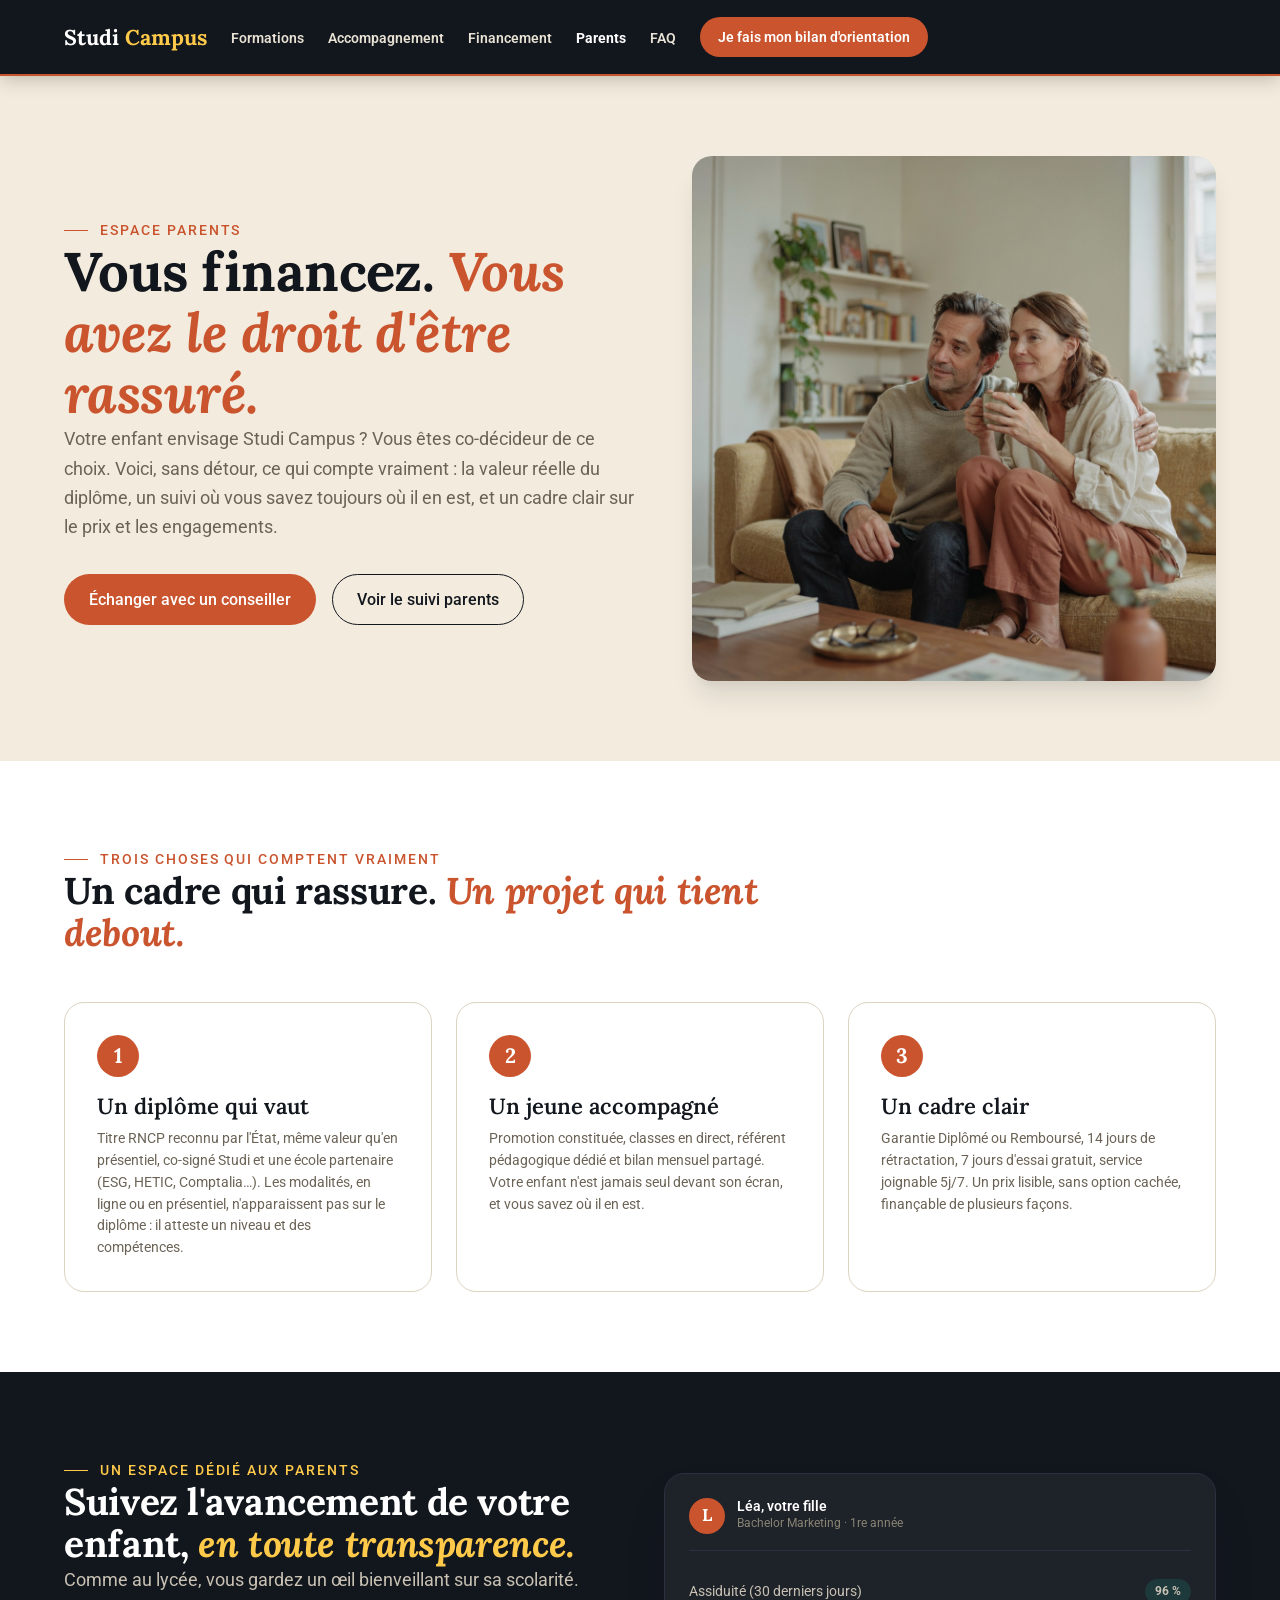
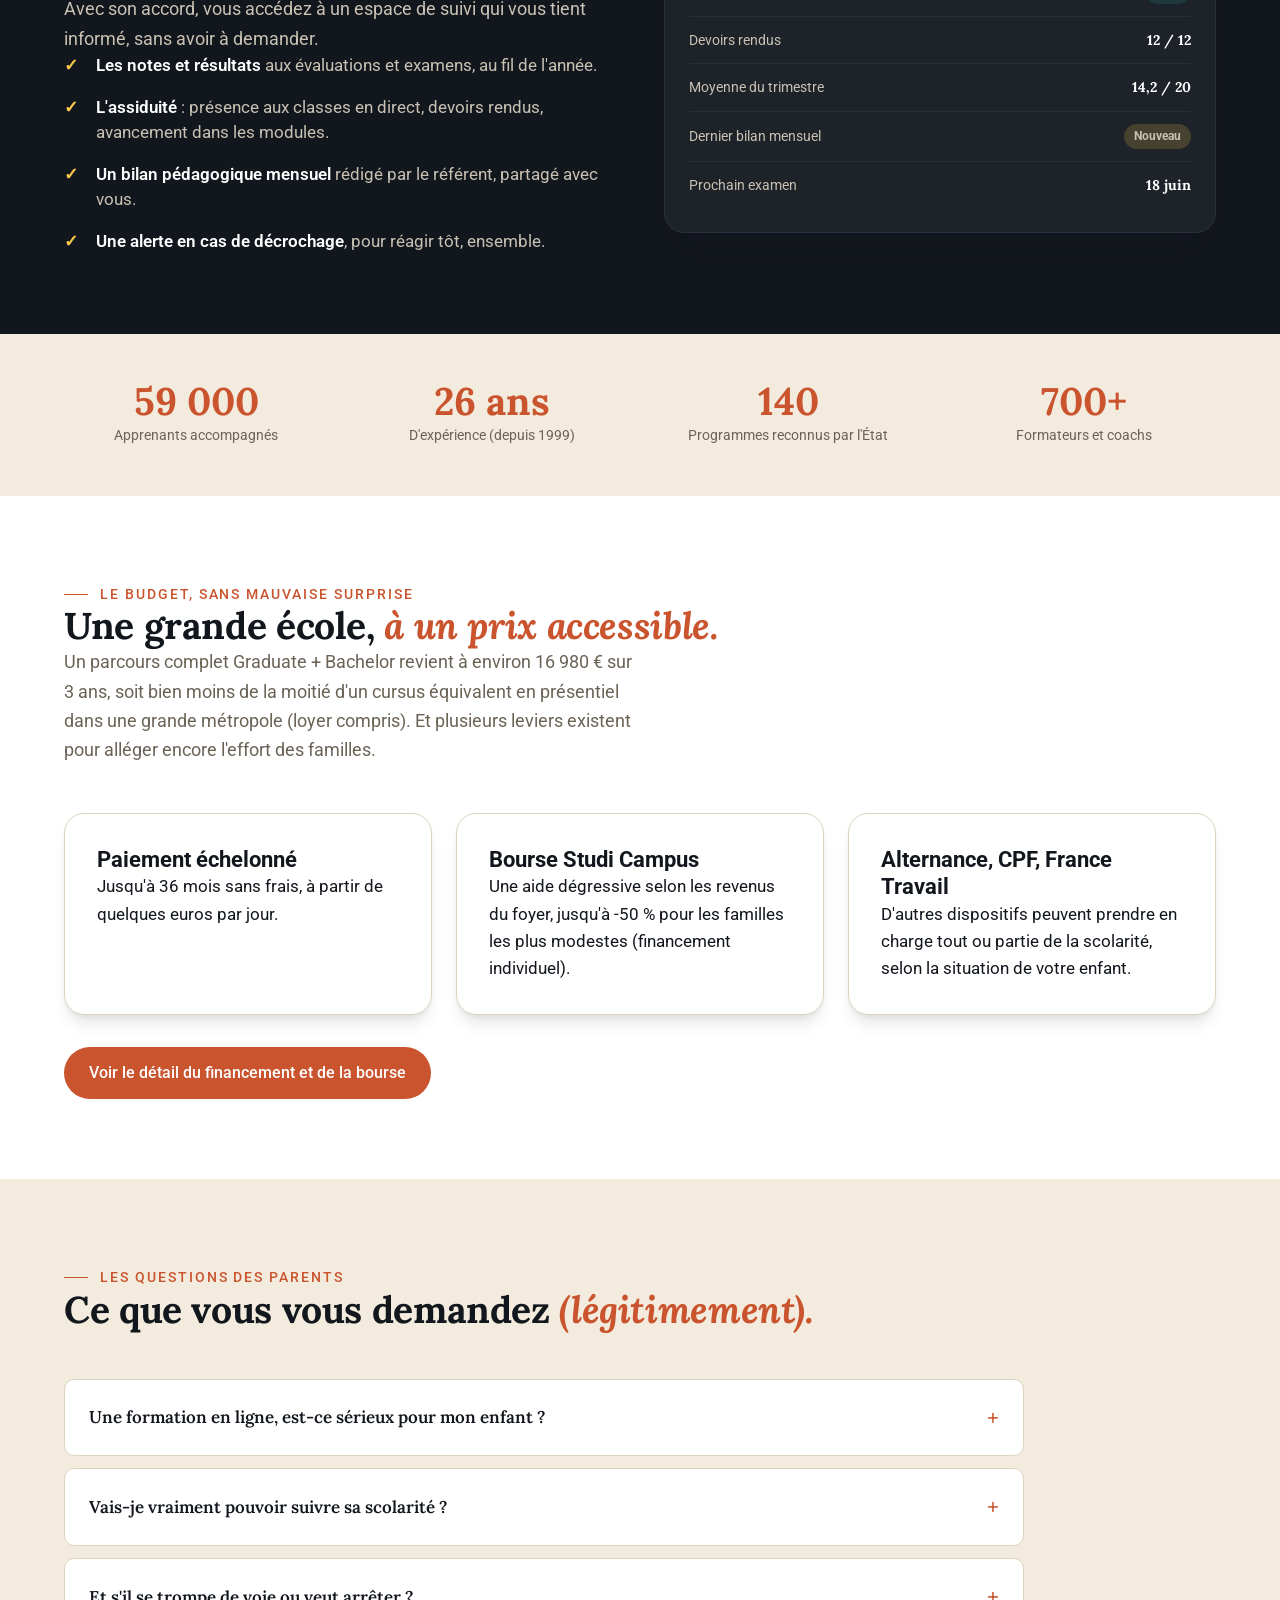
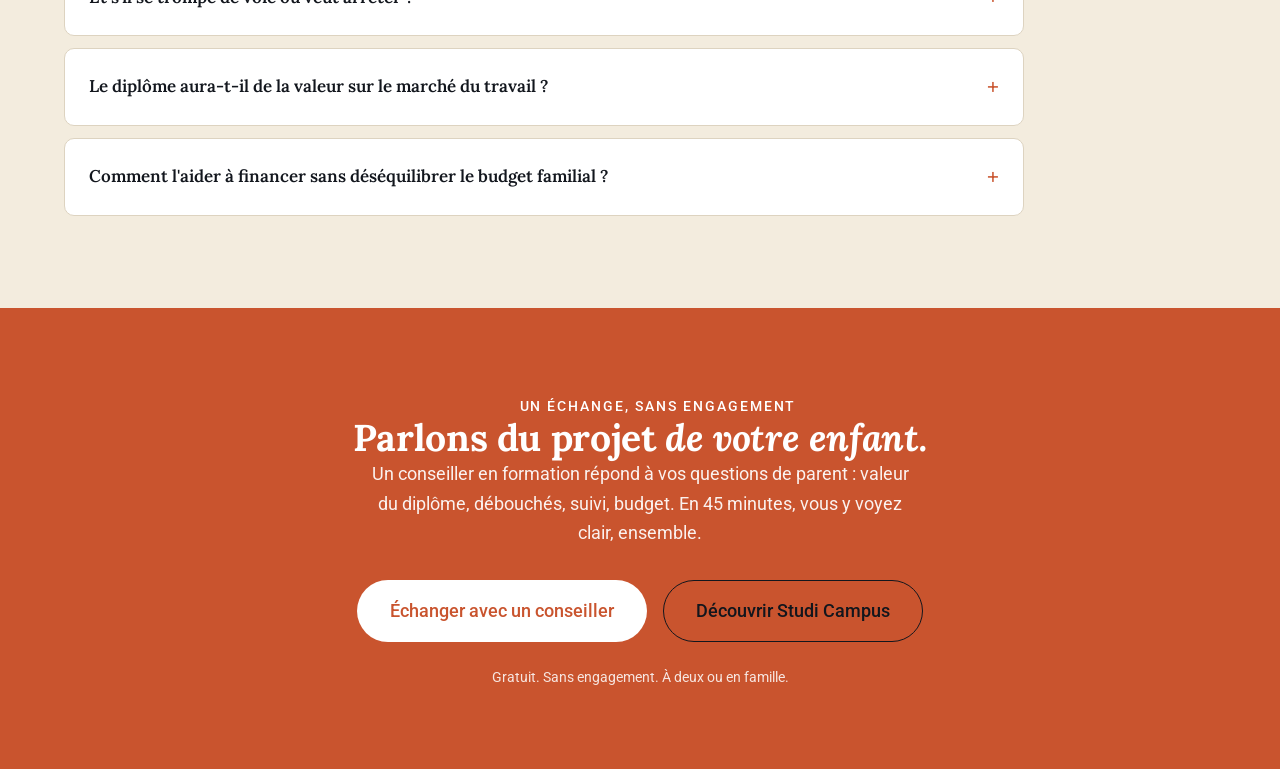
<file: parents.html>
<!DOCTYPE html>
<html lang="fr">
<head>
<meta charset="UTF-8" />
<meta name="viewport" content="width=device-width, initial-scale=1.0" />
<title>Studi Campus - Espace parents</title>
<meta name="description" content="Studi Campus pour les parents : un diplôme reconnu par l'État, un suivi transparent de l'avancement de votre enfant (notes, assiduité, bilans), et un cadre clair. Tout ce qu'il faut savoir avant de l'accompagner dans son choix." />

<!--
  ============================================================================
  STUDI CAMPUS - PAGE FILLE « ESPACE PARENTS »
  ============================================================================
  • Page dédiée du web-ring Campus (landing campus.html + pages filles).
  • Réutilise campus.css (charte partagée terracotta / paper / navy / Lora).
  • Corps de page seul (<main class="sc-page">) ; header/footer = Drupal.
  • Décisions Pierre 2026-06-01 : pages Campus dédiées codées par nous ;
    différenciateur clé = discours placement + ACCÈS type Pronote/SIS
    (suivi de l'avancement : notes, assiduité, bilans mensuels).
  • Garantie = « Diplômé ou Remboursé » SEULE (Embauché retiré pour les jeunes).
  ============================================================================
-->

<link rel="preconnect" href="https://fonts.googleapis.com" />
<link rel="preconnect" href="https://fonts.gstatic.com" crossorigin />
<link href="https://fonts.googleapis.com/css2?family=Lora:ital,wght@0,500;0,600;0,700;1,500;1,600&family=Roboto:wght@300;400;500;700&display=swap" rel="stylesheet" />
<link rel="stylesheet" href="campus.css" />

<style>
/* === Styles spécifiques à la page Parents (en complément de campus.css) === */
.sc-page .pa-back{display:inline-flex;align-items:center;gap:var(--s8);font-size:var(--sc-p2);color:var(--sc-muted);font-weight:500;margin-bottom:var(--s24);}
.sc-page .pa-back:hover{color:var(--sc-terracotta);text-decoration:none;}
/* Hero parents : 2 colonnes texte + photo, fond cream */
.pa-hero{display:grid;gap:var(--s48);align-items:center;}
@media(min-width:900px){.pa-hero{grid-template-columns:1.05fr .95fr;}}
.pa-hero img{width:100%;height:auto;aspect-ratio:4/3;max-height:440px;object-fit:cover;object-position:center 25%;border-radius:var(--r20);box-shadow:var(--sh-md);}
@media(min-width:900px){.pa-hero img{aspect-ratio:auto;height:100%;max-height:none;}}
/* Bloc « 3 choses qui comptent » : cartes numérotées */
.pa-pillars{display:grid;gap:var(--s24);margin-top:var(--s48);}
@media(min-width:768px){.pa-pillars{grid-template-columns:repeat(3,1fr);}}
.pa-pillar{background:var(--sc-white);border:1px solid var(--sc-line);border-radius:var(--r20);padding:var(--s32);}
.pa-pillar__n{display:inline-flex;align-items:center;justify-content:center;width:42px;height:42px;border-radius:var(--rfull);background:var(--sc-terracotta);color:#fff;font-family:var(--sc-serif);font-weight:700;font-size:1.3rem;margin-bottom:var(--s16);}
.pa-pillar h3{font-family:var(--sc-serif);font-weight:600;margin-bottom:var(--s8);}
.pa-pillar p{font-size:var(--sc-p2);color:var(--sc-text-secondary);line-height:1.55;}
/* Lame SIS / suivi : encart phare navy + capture / mock */
.pa-sis{display:grid;gap:var(--s48);align-items:center;}
@media(min-width:900px){.pa-sis{grid-template-columns:1fr 1fr;}}
.pa-sis-list{list-style:none;padding:0;margin:var(--s24) 0 0;display:flex;flex-direction:column;gap:var(--s16);}
.pa-sis-list li{position:relative;padding-left:var(--s32);color:#C9C2B4;line-height:1.5;}
.pa-sis-list li::before{content:"✓";position:absolute;left:0;top:0;color:var(--sc-yellow);font-weight:700;}
.pa-sis-list li b{color:#fff;font-weight:600;}
/* mock d'écran SIS (composition, pas de capture réelle) */
.pa-mock{background:rgba(255,255,255,.05);border:1px solid var(--sc-line-dark);border-radius:var(--r20);padding:var(--s24);box-shadow:var(--sh-lg);}
.pa-mock-head{display:flex;align-items:center;gap:var(--s12);padding-bottom:var(--s16);border-bottom:1px solid var(--sc-line-dark);margin-bottom:var(--s16);}
.pa-mock-ava{width:36px;height:36px;border-radius:var(--rfull);background:var(--sc-terracotta);color:#fff;display:flex;align-items:center;justify-content:center;font-weight:700;font-family:var(--sc-serif);flex-shrink:0;}
.pa-mock-name{color:#fff;font-weight:600;font-size:var(--sc-p2);line-height:1.2;}
.pa-mock-sub{color:#8A8475;font-size:var(--sc-p3);}
.pa-mock-row{display:flex;justify-content:space-between;align-items:center;padding:var(--s12) 0;border-bottom:1px solid rgba(255,255,255,.06);font-size:var(--sc-p2);}
.pa-mock-row:last-child{border-bottom:0;}
.pa-mock-row span{color:#C9C2B4;}
.pa-mock-row b{color:#fff;font-family:var(--sc-serif);}
.pa-mock-tag{font-size:var(--sc-p3);font-weight:700;padding:3px 10px;border-radius:var(--rfull);}
.pa-mock-tag--ok{background:rgba(28,123,115,.25);color:#7FD1C8;}
.pa-mock-tag--up{background:rgba(255,202,74,.18);color:var(--sc-yellow);}
/* Mini-FAQ parents : réutilise sc-faq-item de campus.css */
/* Bandeau chiffres réassurance */
.pa-stats{display:grid;grid-template-columns:repeat(2,1fr);gap:var(--s32);text-align:center;}
@media(min-width:768px){.pa-stats{grid-template-columns:repeat(4,1fr);}}
.pa-stat b{display:block;font-family:var(--sc-serif);font-weight:700;font-size:2.4rem;color:var(--sc-terracotta);line-height:1;}
.pa-stat span{font-size:var(--sc-p2);color:var(--sc-text-secondary);}
</style>
</head>
<body style="margin:0;background:#F3ECDE;">

<!-- ════════════════ DÉBUT DU FRAGMENT DRUPAL ════════════════ -->
<main class="sc-page">

  <!-- ===== SOUS-NAV CAMPUS (sticky) - identique à la landing, ancres absolues ===== -->
  <nav class="sc-subnav" aria-label="Navigation Studi Campus">
    <div class="sc-container">
      <a href="campus.html" class="sc-subnav-brand">Studi <span>Campus</span></a>
      <ul class="sc-subnav-links">
        <li><a href="campus.html#formations">Formations</a></li>
        <li><a href="accompagnement.html">Accompagnement</a></li>
        <li><a href="financement.html">Financement</a></li>
        <li><a href="parents.html" aria-current="page">Parents</a></li>
        <li><a href="campus.html#faq">FAQ</a></li>
      </ul>
      <a href="#admission" class="sc-subnav-cta"><span class="sc-cta-long">Je fais mon bilan d'orientation</span><span class="sc-cta-short">Bilan d'orientation</span></a>
    </div>
  </nav>

  <!-- ===== HERO PARENTS ===== -->
  <section class="sc-lame-w sc-bg-cream" aria-label="Studi Campus pour les parents">
    <div class="sc-container">
      <div class="pa-hero">
        <div class="sc-hero-text-block">
          <p class="sc-eyebrow">Espace parents</p>
          <h1>Vous financez. <span class="sc-em">Vous avez le droit d'être rassuré.</span></h1>
          <p class="sc-lead">Votre enfant envisage Studi Campus ? Vous êtes co-décideur de ce choix. Voici, sans détour, ce qui compte vraiment : la valeur réelle du diplôme, un suivi où vous savez toujours où il en est, et un cadre clair sur le prix et les engagements.</p>
          <div class="sc-btn-row">
            <a href="#admission" class="sc-btn sc-btn--1"><span>Échanger avec un conseiller</span></a>
            <a href="#suivi" class="sc-btn sc-btn--2"><span>Voir le suivi parents</span></a>
          </div>
        </div>
        <img src="assets/opt/amb_parents-couple.jpg" alt="Un couple de parents la cinquantaine, sereins, dans leur salon" loading="lazy" />
      </div>
    </div>
  </section>

  <!-- ===== 3 PILIERS ===== -->
  <section class="sc-lame-w sc-bg-light" aria-label="Ce qui compte vraiment">
    <div class="sc-container">
      <div class="sc-head">
        <p class="sc-eyebrow">Trois choses qui comptent vraiment</p>
        <h2>Un cadre qui rassure. <span class="sc-em">Un projet qui tient debout.</span></h2>
      </div>
      <div class="pa-pillars">
        <article class="pa-pillar">
          <span class="pa-pillar__n">1</span>
          <h3>Un diplôme qui vaut</h3>
          <p>Titre RNCP reconnu par l'État, même valeur qu'en présentiel, co-signé Studi et une école partenaire (ESG, HETIC, Comptalia…). Les modalités, en ligne ou en présentiel, n'apparaissent pas sur le diplôme : il atteste un niveau et des compétences.</p>
        </article>
        <article class="pa-pillar">
          <span class="pa-pillar__n">2</span>
          <h3>Un jeune accompagné</h3>
          <p>Promotion constituée, classes en direct, référent pédagogique dédié et bilan mensuel partagé. Votre enfant n'est jamais seul devant son écran, et vous savez où il en est.</p>
        </article>
        <article class="pa-pillar">
          <span class="pa-pillar__n">3</span>
          <h3>Un cadre clair</h3>
          <p>Garantie Diplômé ou Remboursé, 14 jours de rétractation, 7 jours d'essai gratuit, service joignable 5j/7. Un prix lisible, sans option cachée, finançable de plusieurs façons.</p>
        </article>
      </div>
    </div>
  </section>

  <!-- ===== LAME SIS / SUIVI (le différenciateur clé) ===== -->
  <section class="sc-lame-w sc-bg-dark" id="suivi" aria-label="Suivre l'avancement de votre enfant">
    <div class="sc-container pa-sis">
      <div>
        <p class="sc-eyebrow">Un espace dédié aux parents</p>
        <h2>Suivez l'avancement de votre enfant, <span class="sc-em" style="color:var(--sc-yellow)">en toute transparence.</span></h2>
        <p class="sc-lead">Comme au lycée, vous gardez un œil bienveillant sur sa scolarité. Avec son accord, vous accédez à un espace de suivi qui vous tient informé, sans avoir à demander.</p>
        <ul class="pa-sis-list">
          <li><b>Les notes et résultats</b> aux évaluations et examens, au fil de l'année.</li>
          <li><b>L'assiduité</b> : présence aux classes en direct, devoirs rendus, avancement dans les modules.</li>
          <li><b>Un bilan pédagogique mensuel</b> rédigé par le référent, partagé avec vous.</li>
          <li><b>Une alerte en cas de décrochage</b>, pour réagir tôt, ensemble.</li>
        </ul>
      </div>
      <div class="pa-mock" aria-hidden="true">
        <div class="pa-mock-head">
          <span class="pa-mock-ava">L</span>
          <div><div class="pa-mock-name">Léa, votre fille</div><div class="pa-mock-sub">Bachelor Marketing · 1re année</div></div>
        </div>
        <div class="pa-mock-row"><span>Assiduité (30 derniers jours)</span><span class="pa-mock-tag pa-mock-tag--ok">96 %</span></div>
        <div class="pa-mock-row"><span>Devoirs rendus</span><b>12 / 12</b></div>
        <div class="pa-mock-row"><span>Moyenne du trimestre</span><b>14,2 / 20</b></div>
        <div class="pa-mock-row"><span>Dernier bilan mensuel</span><span class="pa-mock-tag pa-mock-tag--up">Nouveau</span></div>
        <div class="pa-mock-row"><span>Prochain examen</span><b>18 juin</b></div>
      </div>
    </div>
  </section>

  <!-- ===== CHIFFRES RÉASSURANCE ===== -->
  <section class="sc-lame-w sc-bg-cream sc-compact" aria-label="Studi en chiffres">
    <div class="sc-container">
      <div class="pa-stats">
        <div class="pa-stat"><b>59 000</b><span>Apprenants accompagnés</span></div>
        <div class="pa-stat"><b>26 ans</b><span>D'expérience (depuis 1999)</span></div>
        <div class="pa-stat"><b>140</b><span>Programmes reconnus par l'État</span></div>
        <div class="pa-stat"><b>700+</b><span>Formateurs et coachs</span></div>
      </div>
    </div>
  </section>

  <!-- ===== PRIX & FINANCEMENT (teaser vers page financement) ===== -->
  <section class="sc-lame-w sc-bg-light" aria-label="Prix et financement">
    <div class="sc-container">
      <div class="sc-head">
        <p class="sc-eyebrow">Le budget, sans mauvaise surprise</p>
        <h2>Une grande école, <span class="sc-em">à un prix accessible.</span></h2>
        <p class="sc-lead">Un parcours complet Graduate + Bachelor revient à environ 16 980 € sur 3 ans, soit bien moins de la moitié d'un cursus équivalent en présentiel dans une grande métropole (loyer compris). Et plusieurs leviers existent pour alléger encore l'effort des familles.</p>
      </div>
      <div class="sc-grid sc-grid--3" style="margin-top:var(--s48)">
        <article class="sc-card"><h3>Paiement échelonné</h3><p>Jusqu'à 36 mois sans frais, à partir de quelques euros par jour.</p></article>
        <article class="sc-card"><h3>Bourse Studi Campus</h3><p>Une aide dégressive selon les revenus du foyer, jusqu'à -50 % pour les familles les plus modestes (financement individuel).</p></article>
        <article class="sc-card"><h3>Alternance, CPF, France Travail</h3><p>D'autres dispositifs peuvent prendre en charge tout ou partie de la scolarité, selon la situation de votre enfant.</p></article>
      </div>
      <div class="sc-btn-row" style="margin-top:var(--s32)">
        <a href="financement.html" class="sc-btn sc-btn--1"><span>Voir le détail du financement et de la bourse</span></a>
      </div>
    </div>
  </section>

  <!-- ===== MINI-FAQ PARENTS ===== -->
  <section class="sc-lame-w sc-bg-cream" aria-label="Questions des parents">
    <div class="sc-container">
      <div class="sc-head">
        <p class="sc-eyebrow">Les questions des parents</p>
        <h2>Ce que vous vous demandez <span class="sc-em">(légitimement).</span></h2>
      </div>
      <div style="margin-top:var(--s48);max-width:60rem">
        <details class="sc-faq-item"><summary>Une formation en ligne, est-ce sérieux pour mon enfant ?</summary><p>Oui. Studi est le leader français de la formation en ligne depuis 1999, avec 59 000 apprenants. Les diplômes sont des titres RNCP reconnus par l'État, et l'accompagnement (référent dédié, classes en direct, séances individuelles) encadre le quotidien de votre enfant. La discipline du distanciel est réelle, c'est pourquoi le suivi parents existe.</p></details>
        <details class="sc-faq-item"><summary>Vais-je vraiment pouvoir suivre sa scolarité ?</summary><p>Oui, avec son accord. Vous accédez à un espace de suivi : notes, assiduité, devoirs rendus, avancement, et un bilan pédagogique mensuel rédigé par le référent. En cas de baisse de régime, vous êtes alerté pour réagir tôt, ensemble.</p></details>
        <details class="sc-faq-item"><summary>Et s'il se trompe de voie ou veut arrêter ?</summary><p>Le parcours démarre par un bilan d'orientation gratuit pour valider le projet avant de s'engager. Ensuite : 7 jours d'essai gratuit, 14 jours de rétractation, et la garantie Diplômé ou Remboursé (sous conditions d'assiduité). Si une réorientation s'impose, le conseiller l'accompagne.</p></details>
        <details class="sc-faq-item"><summary>Le diplôme aura-t-il de la valeur sur le marché du travail ?</summary><p>C'est le même titre RNCP qu'en présentiel, reconnu par les recruteurs et inscrit à France Compétences. Les formations sont co-construites avec des écoles de référence (ESG, HETIC, Comptalia…) et orientées emploi : stages, projets professionnels, coaching carrière.</p></details>
        <details class="sc-faq-item"><summary>Comment l'aider à financer sans déséquilibrer le budget familial ?</summary><p>Plusieurs leviers, souvent cumulables : paiement échelonné jusqu'à 36 mois sans frais, Bourse Studi Campus (dégressive selon les revenus, en financement individuel), alternance (formation prise en charge et rémunérée), CPF ou France Travail. Un conseiller construit le montage le plus avantageux avec vous.</p></details>
      </div>
    </div>
  </section>

  <!-- ===== CTA FINAL ===== -->
  <section class="sc-lame-w sc-final" id="admission" aria-label="Échanger avec un conseiller">
    <div class="sc-container" style="text-align:center">
      <p class="sc-eyebrow" style="color:#fff;justify-content:center">Un échange, sans engagement</p>
      <h2>Parlons du projet <span style="font-style:italic">de votre enfant.</span></h2>
      <p class="sc-lead">Un conseiller en formation répond à vos questions de parent : valeur du diplôme, débouchés, suivi, budget. En 45 minutes, vous y voyez clair, ensemble.</p>
      <div class="sc-btn-row">
        <a href="#" class="sc-btn sc-btn--large" style="background:#fff;color:var(--sc-terracotta)"><span>Échanger avec un conseiller</span></a>
        <a href="campus.html" class="sc-btn sc-btn--large sc-btn--2"><span>Découvrir Studi Campus</span></a>
      </div>
      <p class="sc-fine">Gratuit. Sans engagement. À deux ou en famille.</p>
    </div>
  </section>

</main>
<!-- ════════════════ FIN DU FRAGMENT DRUPAL ════════════════ -->

<!-- Reveal au scroll - scopé .sc-page (même logique que la landing) -->
<script>
(function(){
  var page=document.querySelector('.sc-page'); if(!page) return;
  if(!('IntersectionObserver' in window)) return;
  if(window.matchMedia && window.matchMedia('(prefers-reduced-motion: reduce)').matches) return;
  page.classList.add('sc-js');
  var sel='.sc-head,.sc-card,.pa-pillar,.pa-sis,.pa-stat,.sc-faq-item';
  var els=[].slice.call(page.querySelectorAll(sel));
  els.forEach(function(el){ el.classList.add('sc-reveal'); });
  var io=new IntersectionObserver(function(entries){
    entries.forEach(function(e){ if(e.isIntersecting){ e.target.classList.add('sc-in'); io.unobserve(e.target); } });
  },{rootMargin:'0px 0px -8% 0px',threshold:0.08});
  els.forEach(function(el){ io.observe(el); });
})();
</script>

</body>
</html>
</file>
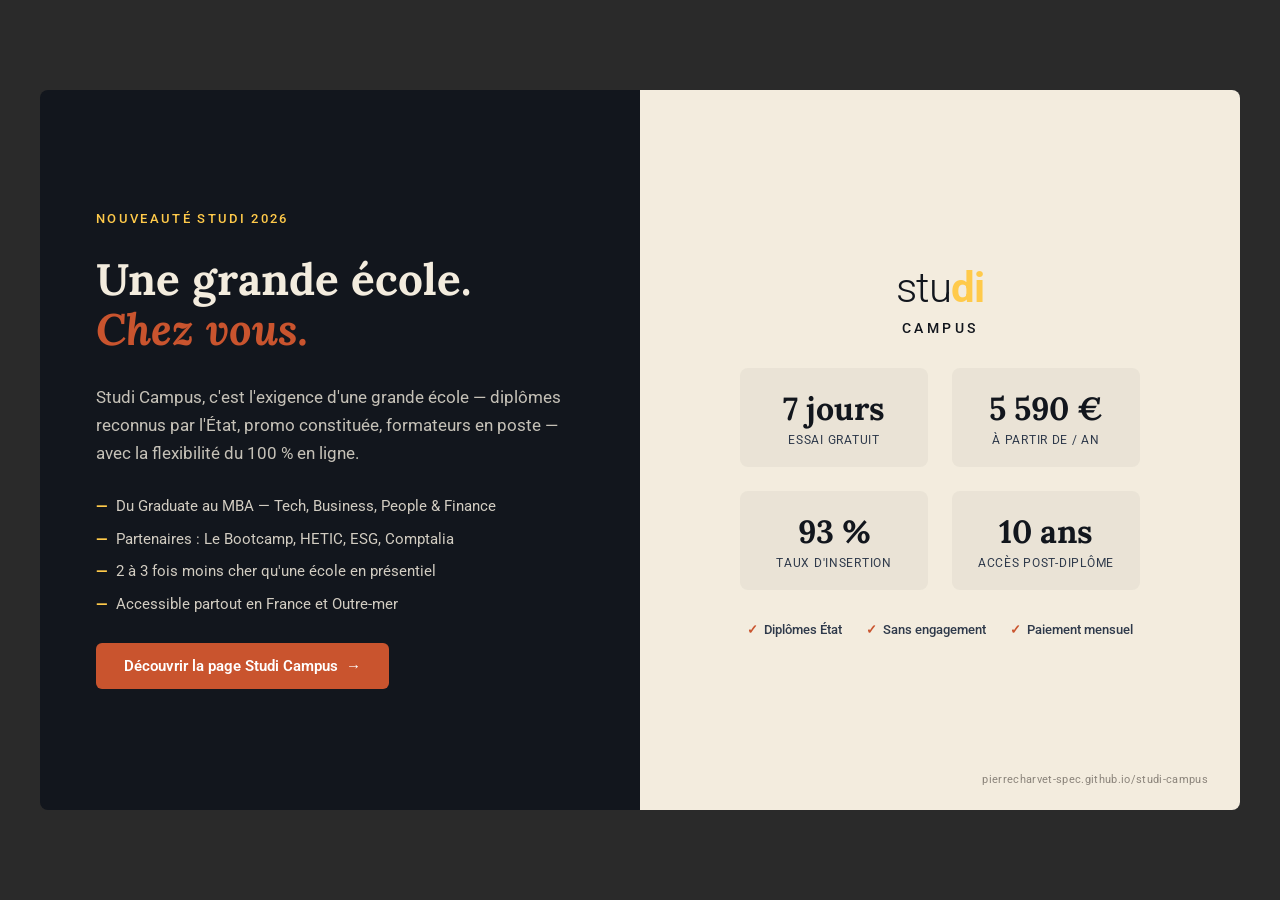
<file: slide-ega.html>
<!DOCTYPE html>
<html lang="fr">
<head>
<meta charset="UTF-8">
<meta name="viewport" content="width=device-width, initial-scale=1.0">
<title>Slide EGA — Studi Campus</title>
<link href="https://fonts.googleapis.com/css2?family=Lora:ital,wght@0,400;0,600;0,700;1,400&family=Roboto:wght@300;400;500;700&display=swap" rel="stylesheet">
<style>
* { box-sizing: border-box; margin: 0; padding: 0; }
body {
  font-family: 'Roboto', sans-serif;
  background: #2a2a2a;
  display: flex;
  align-items: center;
  justify-content: center;
  min-height: 100vh;
  padding: 40px;
}

.slide {
  width: 1280px;
  height: 720px;
  background: #12161D;
  border-radius: 8px;
  overflow: hidden;
  display: grid;
  grid-template-columns: 1fr 1fr;
  position: relative;
}

.slide-left {
  padding: 60px 56px;
  display: flex;
  flex-direction: column;
  justify-content: center;
  gap: 28px;
}

.slide-eyebrow {
  font-size: 13px;
  letter-spacing: 0.18em;
  text-transform: uppercase;
  color: #FFCA4A;
  font-weight: 500;
}

.slide-title {
  font-family: 'Lora', Georgia, serif;
  font-size: 44px;
  font-weight: 700;
  color: #F3ECDE;
  line-height: 1.15;
}
.slide-title em {
  color: #C9542E;
  font-style: italic;
}

.slide-desc {
  font-size: 17px;
  color: rgba(243, 236, 222, 0.8);
  line-height: 1.65;
  max-width: 480px;
}

.slide-points {
  list-style: none;
  display: flex;
  flex-direction: column;
  gap: 10px;
}
.slide-points li {
  font-size: 15px;
  color: rgba(243, 236, 222, 0.85);
  padding-left: 20px;
  position: relative;
  line-height: 1.5;
}
.slide-points li::before {
  content: '—';
  position: absolute;
  left: 0;
  color: #FFCA4A;
  font-weight: 700;
}

.slide-cta {
  display: inline-flex;
  align-items: center;
  gap: 8px;
  background: #C9542E;
  color: #fff;
  font-size: 15px;
  font-weight: 600;
  padding: 14px 28px;
  border-radius: 6px;
  text-decoration: none;
  align-self: flex-start;
}
.slide-cta::after {
  content: '→';
}

.slide-right {
  background: #F3ECDE;
  display: flex;
  flex-direction: column;
  justify-content: center;
  align-items: center;
  padding: 48px;
  gap: 32px;
  position: relative;
}

.slide-logo {
  font-family: 'Roboto', sans-serif;
  font-size: 42px;
  font-weight: 300;
  color: #12161D;
  letter-spacing: -0.02em;
}
.slide-logo span {
  color: #FFCA4A;
  font-weight: 700;
}
.slide-logo-sub {
  font-size: 14px;
  letter-spacing: 0.25em;
  text-transform: uppercase;
  color: #12161D;
  font-weight: 500;
  margin-top: -24px;
}

.slide-stats {
  display: grid;
  grid-template-columns: 1fr 1fr;
  gap: 24px;
  width: 100%;
  max-width: 400px;
}
.slide-stat {
  text-align: center;
  padding: 20px 12px;
  background: rgba(18, 22, 29, 0.04);
  border-radius: 8px;
}
.slide-stat-num {
  font-family: 'Lora', Georgia, serif;
  font-size: 32px;
  font-weight: 700;
  color: #12161D;
  margin-bottom: 4px;
}
.slide-stat-label {
  font-size: 12px;
  color: #2F3A4B;
  text-transform: uppercase;
  letter-spacing: 0.06em;
}

.slide-garanties {
  display: flex;
  gap: 24px;
  font-size: 13px;
  color: #2F3A4B;
  font-weight: 500;
}
.slide-garantie {
  display: flex;
  align-items: center;
  gap: 6px;
}
.slide-garantie::before {
  content: '✓';
  color: #C9542E;
  font-weight: 700;
}

.slide-url {
  position: absolute;
  bottom: 24px;
  right: 32px;
  font-size: 11px;
  color: #8B847B;
  letter-spacing: 0.03em;
}
</style>
</head>
<body>

<div class="slide">
  <div class="slide-left">
    <div class="slide-eyebrow">Nouveauté Studi 2026</div>
    <h1 class="slide-title">Une grande école.<br><em>Chez vous.</em></h1>
    <p class="slide-desc">Studi Campus, c'est l'exigence d'une grande école — diplômes reconnus par l'État, promo constituée, formateurs en poste — avec la flexibilité du 100 % en ligne.</p>
    <ul class="slide-points">
      <li>Du Graduate au MBA — Tech, Business, People & Finance</li>
      <li>Partenaires : Le Bootcamp, HETIC, ESG, Comptalia</li>
      <li>2 à 3 fois moins cher qu'une école en présentiel</li>
      <li>Accessible partout en France et Outre-mer</li>
    </ul>
    <a href="https://pierrecharvet-spec.github.io/studi-campus/" class="slide-cta">Découvrir la page Studi Campus</a>
  </div>

  <div class="slide-right">
    <div class="slide-logo">stu<span>di</span></div>
    <div class="slide-logo-sub">Campus</div>

    <div class="slide-stats">
      <div class="slide-stat">
        <div class="slide-stat-num">7 jours</div>
        <div class="slide-stat-label">Essai gratuit</div>
      </div>
      <div class="slide-stat">
        <div class="slide-stat-num">5 590 €</div>
        <div class="slide-stat-label">À partir de / an</div>
      </div>
      <div class="slide-stat">
        <div class="slide-stat-num">93 %</div>
        <div class="slide-stat-label">Taux d'insertion</div>
      </div>
      <div class="slide-stat">
        <div class="slide-stat-num">10 ans</div>
        <div class="slide-stat-label">Accès post-diplôme</div>
      </div>
    </div>

    <div class="slide-garanties">
      <div class="slide-garantie">Diplômes État</div>
      <div class="slide-garantie">Sans engagement</div>
      <div class="slide-garantie">Paiement mensuel</div>
    </div>

    <div class="slide-url">pierrecharvet-spec.github.io/studi-campus</div>
  </div>
</div>

</body>
</html>
</file>
<file: campus.css>
/* ===================================================================
   TOKENS - archi DS (échelles) + charte Pierre (valeurs de marque)
   =================================================================== */
.sc-page{
  --sc-terracotta:#C9542E; --sc-terracotta-d:#B1481F;
  --sc-paper:#F3ECDE; --sc-paper-warm:#EDE4D0;
  --sc-navy:#12161D; --sc-slate:#2F3A4B;
  --sc-yellow:#FFCA4A; --sc-blue:#255587;
  --sc-line:#DDD3C0; --sc-line-dark:#2A3040; --sc-muted:#6B6356; --sc-white:#FFFFFF;
  --sc-green:#1C7B73;

  --sc-text-primary:var(--sc-navy); --sc-text-secondary:var(--sc-muted);
  --sc-text-invert:var(--sc-paper);
  --sc-bg-light:var(--sc-white); --sc-bg-cream:var(--sc-paper); --sc-bg-dark:var(--sc-navy);

  --sc-h1:clamp(2.2rem,1.7rem + 2.2vw,3.4rem);
  --sc-h2:clamp(1.7rem,1.45rem + 1.1vw,2.4rem);
  --sc-h3:1.375rem; --sc-h4:1.125rem;
  --sc-p1:1rem; --sc-p2:.875rem; --sc-p3:.75rem;
  --sc-serif:'Lora',Georgia,'Times New Roman',serif;
  --sc-sans:'Roboto','Segoe UI',-apple-system,sans-serif;

  --s4:4px; --s8:8px; --s12:12px; --s16:16px; --s24:24px; --s32:32px;
  --s48:48px; --s64:64px; --s80:80px; --s96:96px; --s128:128px;
  --r4:4px; --r10:10px; --r20:20px; --r40:40px; --rfull:9999px;
  --sh-sm:0 4px 6px -2px rgba(18,22,29,.06),0 12px 16px -4px rgba(18,22,29,.10);
  --sh-md:0 8px 8px -4px rgba(18,22,29,.04),0 20px 24px -4px rgba(18,22,29,.10);
  --sh-lg:0 24px 48px -12px rgba(18,22,29,.20);

  font-family:var(--sc-sans); color:var(--sc-text-primary);
  background:var(--sc-bg-cream); font-size:17px; line-height:1.6;
  -webkit-font-smoothing:antialiased;
}

/* reset LOCAL (scopé - ne touche pas au thème Drupal) */
.sc-page *,.sc-page *::before,.sc-page *::after{box-sizing:border-box;}
.sc-page h1,.sc-page h2,.sc-page h3,.sc-page h4,.sc-page p,.sc-page ul,.sc-page figure,.sc-page figcaption{margin:0;}
.sc-page ul{padding:0;list-style:none;}
.sc-page img{max-width:100%;display:block;}
.sc-page a{color:var(--sc-blue);text-decoration:none;}
.sc-page a:hover{text-decoration:underline;}

.sc-page h1,.sc-page h2{font-family:var(--sc-serif);font-weight:700;color:var(--sc-text-primary);line-height:1.12;letter-spacing:-.01em;}
.sc-page h3,.sc-page h4{font-family:var(--sc-sans);font-weight:700;color:var(--sc-text-primary);line-height:1.25;}
.sc-page h1{font-size:var(--sc-h1);} .sc-page h2{font-size:var(--sc-h2);}
.sc-page h3{font-size:var(--sc-h3);} .sc-page h4{font-size:var(--sc-h4);}
.sc-em{font-style:italic;color:var(--sc-terracotta);font-family:var(--sc-serif);}

/* layout lames */
.sc-lame-w{padding:var(--s80) 0;background:var(--sc-bg-light);}
.sc-lame-w.sc-bg-cream{background:var(--sc-bg-cream);}
.sc-lame-w.sc-bg-dark{background:var(--sc-bg-dark);color:var(--sc-text-invert);}
.sc-lame-w.sc-bg-dark h1,.sc-lame-w.sc-bg-dark h2,.sc-lame-w.sc-bg-dark h3,.sc-lame-w.sc-bg-dark h4{color:var(--sc-white);}
.sc-lame-w.sc-compact{padding:var(--s48) 0;}
.sc-container{max-width:1200px;margin:0 auto;padding:0 var(--s24);}
.sc-container--full{max-width:1440px;}

.sc-eyebrow{font-size:var(--sc-p2);font-weight:500;letter-spacing:.14em;text-transform:uppercase;color:var(--sc-terracotta);display:inline-flex;align-items:center;gap:var(--s12);margin-bottom:var(--s16);}
.sc-eyebrow::before{content:"";width:24px;height:1px;background:var(--sc-terracotta);}
.sc-lame-w.sc-bg-dark .sc-eyebrow{color:var(--sc-yellow);}
.sc-lame-w.sc-bg-dark .sc-eyebrow::before{background:var(--sc-yellow);}
.sc-lead{font-size:1.15rem;color:var(--sc-text-secondary);max-width:58ch;text-wrap:pretty;}
.sc-lame-w.sc-bg-dark .sc-lead{color:#C9C2B4;}
.sc-head{max-width:48rem;}

/* boutons */
.sc-btn{display:inline-flex;align-items:center;justify-content:center;gap:var(--s8);padding:var(--s12) var(--s24);border-radius:var(--rfull);font-family:var(--sc-sans);font-weight:500;font-size:var(--sc-p1);cursor:pointer;border:1px solid transparent;transition:transform .15s,box-shadow .15s,background .15s;}
.sc-btn:hover{transform:translateY(-1px);box-shadow:var(--sh-md);text-decoration:none;}
.sc-page a.sc-btn{text-decoration:none;}
.sc-page .sc-btn--1{background:var(--sc-terracotta);color:var(--sc-white);}
.sc-page .sc-btn--1:hover{background:var(--sc-terracotta-d);color:var(--sc-white);}
.sc-page .sc-btn--2{background:transparent;color:var(--sc-navy);border-color:var(--sc-navy);}
.sc-page .sc-btn--2:hover{background:var(--sc-navy);color:var(--sc-paper);}
.sc-lame-w.sc-bg-dark .sc-btn--2{color:var(--sc-white);border-color:var(--sc-white);}
.sc-lame-w.sc-bg-dark .sc-btn--2:hover{background:var(--sc-white);color:var(--sc-navy);}
.sc-btn--large{padding:var(--s16) var(--s32);font-size:1.125rem;}
.sc-btn-row{display:flex;gap:var(--s16);flex-wrap:wrap;margin-top:var(--s32);}

/* helpers grille + cartes */
.sc-grid{display:grid;gap:var(--s24);}
.sc-grid--2{grid-template-columns:1fr;}
.sc-grid--3{grid-template-columns:1fr;}
.sc-grid--4{grid-template-columns:1fr;}
@media(min-width:576px){.sc-grid--3{grid-template-columns:repeat(2,1fr);}.sc-grid--4{grid-template-columns:repeat(2,1fr);}}
@media(min-width:768px){.sc-grid--2{grid-template-columns:1fr 1fr;}}
@media(min-width:1024px){.sc-grid--3{grid-template-columns:repeat(3,1fr);}.sc-grid--4{grid-template-columns:repeat(4,1fr);}}
.sc-card{background:var(--sc-white);border:1px solid var(--sc-line);border-radius:var(--r20);padding:var(--s32);box-shadow:var(--sh-sm);}
.sc-lame-w.sc-bg-cream .sc-card{background:var(--sc-white);}
.sc-card--hover{transition:box-shadow .25s,transform .25s;}
.sc-card--hover:hover{box-shadow:var(--sh-md);transform:translateY(-2px);}
.sc-tag{font-size:var(--sc-p2);font-weight:700;letter-spacing:.06em;text-transform:uppercase;color:var(--sc-terracotta);}

/* ============ HERO ============ */
/* HERO = photo de fond + texte par-dessus (à gauche). Fallback : dégradé navy si la
   photo hero_bg.jpg n'est pas encore déposée → reste élégant et lisible. */
.sc-hero{position:relative;min-height:clamp(540px,72vh,700px);display:flex;align-items:center;padding:var(--s80) 0;overflow:hidden;background-position:center;background-size:cover;
  background:#161b27 center/cover no-repeat;
  background-image:linear-gradient(90deg,rgba(18,22,29,.88) 0%,rgba(18,22,29,.66) 44%,rgba(18,22,29,.22) 100%),url("assets/opt/hero_bg.jpg");}
/* Mobile : version spéciale = PHOTO visible en haut (bloc dédié), texte en dessous sur navy → lisible ET on voit la photo */
@media(max-width:768px){
  .sc-hero{background:var(--sc-navy);display:flex;flex-direction:column;align-items:stretch;min-height:auto;padding:0 0 var(--s48);}
  .sc-hero::before{content:"";display:block;width:100%;height:300px;background-image:linear-gradient(180deg,rgba(18,22,29,0) 46%,rgba(18,22,29,.5) 78%,var(--sc-navy) 100%),url("assets/opt/hero_bg.jpg");background-size:cover;background-position:center 20%;}
  .sc-hero .sc-container{padding-top:var(--s24);}
}
.sc-hero-text{max-width:42rem;}
.sc-hero .sc-surtitle{font-size:var(--sc-p2);font-weight:600;letter-spacing:.16em;text-transform:uppercase;color:rgba(243,236,222,.82);display:inline-flex;align-items:center;gap:var(--s12);}
.sc-hero .sc-surtitle::before{content:"";width:28px;height:1px;background:var(--sc-yellow);}
.sc-hero h1{color:#fff;font-size:clamp(2.6rem,1.8rem + 3vw,4.2rem);line-height:1.04;letter-spacing:-.02em;margin:var(--s24) 0 var(--s12);max-width:18ch;}
.sc-hero-sub{font-family:var(--sc-serif);font-style:italic;font-weight:500;font-size:clamp(1.5rem,1.1rem + 1.4vw,2.2rem);line-height:1.18;color:var(--sc-paper);margin:0 0 var(--s24);}
.sc-hero-sub .sc-em{color:var(--sc-yellow);font-style:italic;}
.sc-hero .sc-lead{font-size:1.15rem;line-height:1.6;color:rgba(243,236,222,.9);max-width:48ch;}
.sc-hero .sc-lead strong{color:#fff;font-weight:700;}
.sc-hero .sc-btn-row{margin-top:var(--s32);}
.sc-hero .sc-btn--2{color:#fff;border-color:rgba(255,255,255,.55);}
.sc-hero .sc-btn--2:hover{background:#fff;color:var(--sc-navy);border-color:#fff;}
/* cartes profils (conservées) */
.sc-pcard{background:var(--sc-white);border:1px solid var(--sc-line);border-radius:var(--r20);overflow:hidden;box-shadow:var(--sh-sm);transition:box-shadow .25s,transform .25s;display:flex;flex-direction:column;}
.sc-pcard:hover{box-shadow:var(--sh-md);transform:translateY(-2px);}
.sc-pcard__img{width:100%;height:200px;object-fit:cover;object-position:center 22%;}
.sc-grid--1{grid-template-columns:1fr;}
.sc-pcard__img.is-portrait{object-position:center 18%;}
.sc-amb{width:100%;height:280px;object-fit:cover;object-position:center 30%;border-radius:var(--r20);display:block;margin-bottom:var(--s48);box-shadow:var(--sh-md);}
.sc-parents-split{display:grid;gap:var(--s32);}
/* Mobile-first : portrait cadré sur le visage (ratio 1/1), jamais de débordement */
.sc-parents-split img{display:block;width:100%;height:auto;aspect-ratio:1/1;max-height:420px;object-fit:cover;object-position:center 18%;border-radius:var(--r20);box-shadow:var(--sh-md);}
/* Desktop : 2 colonnes, teaser → texte centré vis-à-vis d'une image portrait bornée */
@media(min-width:900px){
  .sc-parents-split{grid-template-columns:1fr 1.1fr;gap:var(--s48);align-items:center;}
  .sc-parents-split img{aspect-ratio:4/5;height:auto;max-height:460px;}
}
.sc-pcard__body{padding:var(--s24);}
.sc-pcard__tag{font-size:var(--sc-p2);font-weight:700;color:var(--sc-terracotta);letter-spacing:.04em;}
.sc-pcard h3{margin:var(--s8) 0 var(--s12);font-family:var(--sc-serif);font-weight:600;}
.sc-pcard p{font-size:var(--sc-p2);color:var(--sc-text-secondary);margin:0;}
.sc-avatar-img{width:48px;height:48px;border-radius:var(--rfull);object-fit:cover;flex-shrink:0;}

/* ============ CAMPUS RÉDUIT ============ */
.sc-campus{display:grid;gap:var(--s32);align-items:center;}
@media(min-width:1024px){.sc-campus{grid-template-columns:1.4fr 1fr;}}
.sc-campus h2{margin-bottom:var(--s16);}
.sc-campus-stats{display:grid;grid-template-columns:repeat(2,1fr);gap:var(--s24);}
@media(min-width:576px){.sc-campus-stats{grid-template-columns:repeat(4,1fr);}}
@media(min-width:1024px){.sc-campus-stats{grid-template-columns:repeat(2,1fr);}}
.sc-campus-stats .sc-stat b{display:block;font-family:var(--sc-serif);font-weight:700;font-size:1.8rem;color:var(--sc-white);}
.sc-campus-stats .sc-stat span{font-size:var(--sc-p2);color:#C9C2B4;}
.sc-methodo{margin-top:var(--s24);font-size:var(--sc-p3);color:#B0A998;max-width:72ch;}
.sc-map-caption{margin:0 auto;font-size:var(--sc-p3);color:#B0A998;font-style:italic;text-align:center;line-height:1.5;max-width:44ch;}
/* Carte de France : la carte domine (colonne large), la légende se place DESSOUS (figure en colonne) */
.sc-campus--map{align-items:center;}
@media(min-width:1024px){.sc-campus--map{grid-template-columns:1fr 1.15fr;}}
.sc-campus-left .sc-campus-stats{margin-top:var(--s32);}
.sc-campus-map{margin:0;background:transparent;padding:0;display:flex;flex-direction:column;align-items:center;justify-content:center;gap:var(--s16);}
.sc-campus-map svg{width:100%;height:auto;max-height:600px;display:block;}
@media(max-width:1023px){.sc-campus-map svg{max-height:440px;}}

/* ============ FORMATIONS (quoi / comment / quand) ============ */
.sc-fam{display:flex;flex-direction:column;gap:var(--s16);height:100%;}
.sc-fam__sub{color:var(--sc-navy);font-weight:700;font-size:1.0625rem;}
.sc-chips{display:flex;flex-wrap:wrap;gap:var(--s8);}
.sc-chip{font-size:var(--sc-p2);background:var(--sc-paper);border:1px solid var(--sc-line);border-radius:var(--rfull);padding:6px 14px;color:var(--sc-slate);}
.sc-fam__partners{margin-top:auto;padding-top:var(--s16);border-top:1px solid var(--sc-line);}
.sc-fam__partners span{font-size:var(--sc-p3);letter-spacing:.08em;text-transform:uppercase;color:var(--sc-muted);display:block;margin-bottom:var(--s12);}
.sc-logos{display:flex;flex-wrap:wrap;gap:var(--s16) var(--s24);align-items:center;}
.sc-logos img{height:26px;width:auto;max-width:130px;object-fit:contain;opacity:.85;}
.sc-bridge{font-family:var(--sc-serif);font-style:italic;font-size:1.3rem;color:var(--sc-navy);margin:var(--s64) 0 var(--s24);text-align:center;}
.sc-cq{display:grid;gap:var(--s24);}
@media(min-width:768px){.sc-cq{grid-template-columns:1fr 1fr;}}
.sc-cq-block{background:var(--sc-paper-warm);border:1px solid var(--sc-line);border-radius:var(--r20);padding:var(--s32);}
.sc-cq-block h3{margin-bottom:var(--s24);font-family:var(--sc-serif);font-weight:600;}
.sc-cq-opts{display:grid;grid-template-columns:1fr 1fr;gap:var(--s16);}
@media(max-width:480px){.sc-cq-opts{grid-template-columns:1fr;}}
.sc-cq-opt{background:var(--sc-white);border:1px solid var(--sc-line);border-radius:var(--r10);padding:var(--s16);}
.sc-cq-opt b{display:block;font-family:var(--sc-serif);color:var(--sc-navy);margin-bottom:4px;}
.sc-cq-opt span{font-size:var(--sc-p2);color:var(--sc-text-secondary);}
.sc-cq-head{max-width:48rem;margin:var(--s48) 0 var(--s24);}
.sc-cq-head h3{font-family:var(--sc-serif);font-weight:600;font-size:clamp(1.3rem,1.1rem + .8vw,1.7rem);color:var(--sc-navy);line-height:1.2;}
.sc-cq-block-head{display:flex;align-items:center;gap:var(--s16);margin-bottom:var(--s24);}
.sc-cq-num{flex-shrink:0;width:58px;height:58px;border-radius:var(--rfull);background:var(--sc-terracotta);color:#fff;font-family:var(--sc-serif);font-weight:700;font-size:1.9rem;display:flex;align-items:center;justify-content:center;line-height:1;box-shadow:var(--sh-sm);}
.sc-cq-block-head h3{margin:0;font-family:var(--sc-serif);font-weight:600;font-size:1.55rem;line-height:1.05;color:var(--sc-navy);}

/* ============ GAGNER DU TEMPS - lame compacte (2 formats fusionnés) ============ */
.sc-fast{display:grid;gap:var(--s24);margin-top:var(--s32);}
@media(min-width:768px){.sc-fast{grid-template-columns:1fr 1fr;}}
.sc-fast-item{background:var(--sc-white);border:1px solid var(--sc-line);border-radius:var(--r20);padding:var(--s32);box-shadow:var(--sh-sm);}
.sc-fast-tag{font-size:var(--sc-p2);font-weight:700;letter-spacing:.06em;text-transform:uppercase;color:var(--sc-terracotta);}
/* Promesse « rythme accéléré » : le DÉLAI est le héros visuel */
.sc-fast-goal-line{font-family:var(--sc-serif);font-weight:600;font-size:clamp(1.3rem,1rem + .8vw,1.7rem);color:var(--sc-navy);margin:var(--s16) 0 0;}
.sc-fast-goal-line .sc-fast-arrow{color:var(--sc-text-secondary);font-weight:400;font-style:italic;}
.sc-fast-time{font-family:var(--sc-serif);font-weight:700;line-height:.9;color:var(--sc-terracotta);font-size:clamp(3.8rem,2.2rem + 6.5vw,5.6rem);margin:var(--s4) 0 var(--s16);letter-spacing:-.01em;}
.sc-fast-time small{font-size:.3em;font-weight:600;margin-left:.14em;letter-spacing:0;}
.sc-fast-gain{display:inline-flex;align-items:center;gap:6px;background:var(--sc-yellow);color:var(--sc-navy);font-weight:700;font-size:var(--sc-p3);text-transform:uppercase;letter-spacing:.04em;padding:7px 15px;border-radius:var(--rfull);}
.sc-fast-gain svg{flex-shrink:0;}
.sc-fast-desc{font-size:var(--sc-p2);color:var(--sc-text-secondary);margin:var(--s16) 0 0;line-height:1.6;}

/* ===== Stats de teaser (lame Accompagnement résumée + lame Prix résumée) ===== */
.sc-accs{display:grid;gap:var(--s24);margin-top:var(--s48);text-align:center;}
@media(min-width:640px){.sc-accs{grid-template-columns:repeat(3,1fr);}}
.sc-accs-item b{display:block;font-family:var(--sc-serif);font-weight:700;font-size:clamp(2.4rem,1.6rem + 3vw,3.4rem);color:var(--sc-terracotta);line-height:1;white-space:nowrap;}
.sc-accs-item span{display:block;margin-top:var(--s12);font-size:var(--sc-p2);color:var(--sc-text-secondary);line-height:1.45;}
.sc-bg-dark .sc-accs-item span{color:#C9C2B4;}
@media(min-width:640px){.sc-accs--duo{grid-template-columns:repeat(2,1fr);max-width:46rem;margin-left:auto;margin-right:auto;}}

/* ============ GAGNER DU TEMPS (Bac+3 en 2 ans) ============ */
.sc-step{display:flex;flex-direction:column;gap:var(--s8);height:100%;}
.sc-step__y{font-size:var(--sc-p2);font-weight:700;letter-spacing:.06em;text-transform:uppercase;color:var(--sc-terracotta);}
.sc-step h3{font-family:var(--sc-serif);font-weight:600;margin-top:var(--s4);}
.sc-step__lvl{font-size:var(--sc-p2);color:var(--sc-muted);font-weight:500;}
.sc-step p{font-size:var(--sc-p2);color:var(--sc-text-secondary);}
.sc-step--result{background:var(--sc-navy);border-color:var(--sc-navy);}
.sc-step--result h3{color:var(--sc-yellow);}
.sc-step--result .sc-step__y{color:var(--sc-yellow);}
.sc-step--result .sc-step__lvl,.sc-step--result p{color:#C9C2B4;}

/* ============ PROFILS ============ */
.sc-profil__tag{font-size:var(--sc-p2);font-weight:700;color:var(--sc-terracotta);letter-spacing:.04em;}
.sc-profil h3{margin:var(--s8) 0 var(--s12);font-family:var(--sc-serif);font-weight:600;}
.sc-profil p{font-size:var(--sc-p2);color:var(--sc-text-secondary);}
.sc-amis{margin-top:var(--s32);border:1px solid var(--sc-line);border-radius:var(--r20);background:var(--sc-white);padding:4px var(--s32);}
.sc-amis summary{cursor:pointer;padding:var(--s24) 0;font-family:var(--sc-serif);font-weight:600;color:var(--sc-navy);list-style:none;display:flex;justify-content:space-between;align-items:center;gap:var(--s16);}
.sc-amis summary::-webkit-details-marker{display:none;}
.sc-amis summary::after{content:"+";color:var(--sc-terracotta);font-size:1.5rem;}
.sc-amis[open] summary::after{content:"-";}
.sc-amis p{padding-bottom:var(--s24);color:var(--sc-text-secondary);max-width:75ch;}

/* ============ AI-NATIVE + items chiffrés ============ */
.sc-feat{display:flex;flex-direction:column;gap:var(--s8);}
.sc-feat b.sc-feat__k{font-family:var(--sc-serif);font-weight:700;font-size:1.9rem;color:var(--sc-yellow);}
.sc-lame-w:not(.sc-bg-dark) .sc-feat b.sc-feat__k{color:var(--sc-terracotta);}
.sc-feat h3{font-family:var(--sc-sans);font-size:var(--sc-h4);}
.sc-feat p{font-size:var(--sc-p2);color:#C9C2B4;}
.sc-lame-w:not(.sc-bg-dark) .sc-feat p{color:var(--sc-text-secondary);}

/* ============ VIE DE CLASSE (numérotée) ============ */
.sc-num__n{font-family:var(--sc-serif);font-weight:700;font-size:1.6rem;color:var(--sc-terracotta);}
.sc-num h3{margin:var(--s12) 0 var(--s8);font-family:var(--sc-serif);font-weight:600;}
.sc-num p{font-size:var(--sc-p2);color:var(--sc-text-secondary);}

/* ============ VISITE GUIDÉE (onglets CSS, sans JS) ============ */
.sc-tabs{margin-top:var(--s48);}
.sc-tab-input{position:absolute;width:1px;height:1px;opacity:0;overflow:hidden;}
.sc-tablist{display:flex;flex-wrap:wrap;gap:var(--s8);border-bottom:1px solid var(--sc-line);margin-bottom:var(--s32);}
.sc-tab{cursor:pointer;padding:var(--s12) var(--s16);font-weight:500;color:var(--sc-muted);border-bottom:2px solid transparent;margin-bottom:-1px;border-radius:var(--r10) var(--r10) 0 0;}
.sc-tab:hover{color:var(--sc-navy);background:var(--sc-paper);}
.sc-tabpanels{position:relative;}
.sc-tabpanel{display:none;}
.sc-tabpanel{grid-template-columns:1fr;gap:var(--s32);align-items:center;}
@media(min-width:900px){.sc-tabpanel{grid-template-columns:1.3fr 1fr;}}
.sc-tabpanel figure{margin:0;border-radius:var(--r20);overflow:hidden;border:1px solid var(--sc-line);box-shadow:var(--sh-md);}
.sc-tabpanel figcaption h3{font-family:var(--sc-serif);font-weight:600;margin-bottom:var(--s12);}
.sc-tabpanel figcaption p{color:var(--sc-text-secondary);}
#sc-vg1:checked~.sc-tabpanels .sc-tabpanel:nth-child(1),
#sc-vg2:checked~.sc-tabpanels .sc-tabpanel:nth-child(2),
#sc-vg3:checked~.sc-tabpanels .sc-tabpanel:nth-child(3),
#sc-vg4:checked~.sc-tabpanels .sc-tabpanel:nth-child(4),
#sc-vg5:checked~.sc-tabpanels .sc-tabpanel:nth-child(5){display:grid;}
#sc-vg1:checked~.sc-tablist label[for=sc-vg1],
#sc-vg2:checked~.sc-tablist label[for=sc-vg2],
#sc-vg3:checked~.sc-tablist label[for=sc-vg3],
#sc-vg4:checked~.sc-tablist label[for=sc-vg4],
#sc-vg5:checked~.sc-tablist label[for=sc-vg5]{color:var(--sc-terracotta);border-bottom-color:var(--sc-terracotta);}
.sc-tab-input:focus-visible+.sc-tablist label{outline:2px solid var(--sc-blue);} /* fallback */

/* ============ ÉCOLE QUI RESTE + 360 + garantie ============ */
.sc-acc{background:rgba(255,255,255,.04);border:1px solid var(--sc-line-dark);border-radius:var(--r20);padding:var(--s24);}
.sc-lame-w:not(.sc-bg-dark) .sc-acc{background:var(--sc-paper-warm);border-color:var(--sc-line);}
.sc-acc .sc-acc__n{font-size:var(--sc-p3);letter-spacing:.08em;text-transform:uppercase;color:var(--sc-yellow);}
.sc-lame-w:not(.sc-bg-dark) .sc-acc .sc-acc__n{color:var(--sc-terracotta);}
.sc-acc h4{margin:var(--s8) 0;color:var(--sc-white);}
.sc-lame-w:not(.sc-bg-dark) .sc-acc h4{color:var(--sc-navy);}
.sc-acc p{font-size:var(--sc-p2);color:#C9C2B4;}
.sc-lame-w:not(.sc-bg-dark) .sc-acc p{color:var(--sc-text-secondary);}
.sc-signature{font-family:var(--sc-serif);font-style:italic;font-size:1.25rem;color:var(--sc-yellow);max-width:60ch;}
.sc-garantie{display:flex;gap:var(--s16);align-items:flex-start;background:rgba(255,255,255,.04);border:1px solid var(--sc-line-dark);border-radius:var(--r20);padding:var(--s32);margin-top:var(--s48);}
.sc-garantie .sc-check{color:var(--sc-yellow);font-size:1.6rem;line-height:1;}
.sc-garantie p{color:#C9C2B4;}

/* ============ TEMPO + semaine type ============ */
.sc-week{display:grid;grid-template-columns:repeat(2,1fr);gap:var(--s12);margin-top:var(--s32);}
@media(min-width:576px){.sc-week{grid-template-columns:repeat(4,1fr);}}
@media(min-width:1024px){.sc-week{grid-template-columns:repeat(7,1fr);}}
.sc-day{background:var(--sc-white);border:1px solid var(--sc-line);border-radius:var(--r10);padding:var(--s16);}
.sc-day b{display:block;font-family:var(--sc-serif);color:var(--sc-terracotta);margin-bottom:var(--s8);}
.sc-day span{display:block;font-size:var(--sc-p2);color:var(--sc-slate);}
.sc-day em{display:block;font-size:var(--sc-p3);color:var(--sc-muted);font-style:normal;margin-top:4px;}
.sc-week-foot{margin-top:var(--s24);font-size:var(--sc-p2);color:var(--sc-text-secondary);}

/* ============ PRICING ============ */
.sc-price{display:grid;gap:var(--s24);align-items:stretch;}
@media(min-width:900px){.sc-price{grid-template-columns:1fr 1.15fr;}}
.sc-price-card{border:1px solid var(--sc-line);border-radius:var(--r20);padding:var(--s32);background:var(--sc-white);}
.sc-price-card--feature{border:2px solid var(--sc-terracotta);box-shadow:var(--sh-md);position:relative;}
.sc-price-card h3{font-family:var(--sc-serif);font-weight:600;}
.sc-price-card .sc-muted-h{font-size:var(--sc-p2);color:var(--sc-muted);text-transform:uppercase;letter-spacing:.08em;}
.sc-prow{display:flex;justify-content:space-between;gap:var(--s16);padding:var(--s12) 0;border-bottom:1px dashed var(--sc-line);}
.sc-prow:last-of-type{border-bottom:0;}
.sc-prow b{font-family:var(--sc-serif);}
.sc-total{display:flex;justify-content:space-between;align-items:baseline;margin-top:var(--s16);padding-top:var(--s16);border-top:2px solid var(--sc-navy);}
.sc-total .sc-amount{font-family:var(--sc-serif);font-weight:700;font-size:2.2rem;color:var(--sc-navy);}
.sc-pill{display:inline-block;background:var(--sc-yellow);color:var(--sc-navy);font-weight:700;font-size:var(--sc-p2);padding:4px 14px;border-radius:var(--rfull);margin-bottom:var(--s16);}
.sc-monthly{background:var(--sc-paper);border-radius:var(--r10);padding:var(--s16) var(--s24);margin-top:var(--s24);display:flex;justify-content:space-between;align-items:baseline;flex-wrap:wrap;gap:var(--s8);}
.sc-monthly b{font-family:var(--sc-serif);font-size:1.8rem;color:var(--sc-terracotta);}
.sc-monthly span{font-size:var(--sc-p2);color:var(--sc-muted);}
.sc-eco{margin-top:var(--s24);font-family:var(--sc-serif);font-style:italic;font-size:1.2rem;color:var(--sc-green);}
.sc-fineprint{margin-top:var(--s32);font-size:var(--sc-p3);color:var(--sc-muted);max-width:90ch;}

/* ===== Lame prix - comparatif premium porté à l'identique de l'original (navy + « vs ») ===== */
.sc-lame-w.sc-bg-dark .sc-em{color:var(--sc-yellow);}
.sc-pricing-hero{padding:40px 36px;background:rgba(243,236,222,.06);border-left:3px solid var(--sc-yellow);margin:var(--s48) 0 var(--s64);max-width:820px;}
.sc-pricing-hero-top{font-family:var(--sc-serif);font-style:italic;font-size:clamp(22px,2.4vw,32px);line-height:1.3;color:var(--sc-paper);font-weight:500;}
.sc-pricing-hero-top em{color:var(--sc-yellow);font-style:italic;}
.sc-pricing-compare{display:grid;grid-template-columns:1fr auto 1fr;gap:var(--s32);align-items:stretch;margin-bottom:var(--s32);}
@media(max-width:800px){.sc-pricing-compare{grid-template-columns:1fr;gap:var(--s16);}.sc-pricing-compare-vs{display:none;}}
.sc-pricing-card{padding:36px 32px;background:rgba(243,236,222,.04);border:1px solid rgba(243,236,222,.1);border-radius:var(--r20);display:flex;flex-direction:column;}
.sc-pricing-card-eyebrow{font-family:var(--sc-sans);font-size:12px;letter-spacing:.14em;text-transform:uppercase;color:var(--sc-paper);opacity:.6;margin-bottom:10px;}
.sc-pricing-card--studi .sc-pricing-card-eyebrow{color:var(--sc-yellow);opacity:1;}
.sc-pricing-card-title{font-family:var(--sc-serif);font-size:26px;font-weight:600;color:var(--sc-paper);margin-bottom:var(--s24);line-height:1.2;}
.sc-pricing-card-title em{color:var(--sc-yellow);font-style:italic;}
.sc-pricing-card-title .sub{opacity:.5;font-size:16px;font-weight:400;}
.sc-pricing-card-lines{display:flex;flex-direction:column;gap:10px;padding-bottom:20px;border-bottom:1px solid rgba(243,236,222,.15);margin-bottom:20px;}
.sc-pricing-card-line{display:flex;justify-content:space-between;gap:var(--s16);font-size:14px;color:var(--sc-paper);opacity:.85;}
.sc-pricing-card-line strong{color:var(--sc-paper);font-weight:500;}
.sc-pricing-card-total{display:flex;justify-content:space-between;align-items:baseline;gap:var(--s16);font-family:var(--sc-serif);margin-bottom:10px;}
.sc-pricing-card-total-label{font-size:14px;color:var(--sc-paper);opacity:.7;letter-spacing:.04em;}
.sc-pricing-card-total-num{font-size:clamp(32px,3.6vw,44px);font-weight:600;color:var(--sc-paper);letter-spacing:-.02em;}
.sc-pricing-card--studi{border-color:var(--sc-yellow);background:rgba(255,202,74,.06);}
.sc-pricing-card--studi .sc-pricing-card-total-num{color:var(--sc-yellow);}
.sc-pricing-card-meta{font-size:12px;color:var(--sc-paper);opacity:.55;font-style:italic;font-family:var(--sc-serif);}
.sc-pricing-card-mens{margin-top:var(--s16);padding:12px 16px;background:var(--sc-yellow);color:var(--sc-navy);border-radius:var(--r10);text-align:center;}
.sc-pricing-card-mens .lbl{font-family:var(--sc-serif);font-size:13px;letter-spacing:.06em;text-transform:uppercase;opacity:.7;margin-bottom:4px;}
.sc-pricing-card-mens .num{font-family:var(--sc-serif);font-size:28px;font-weight:700;line-height:1.1;}
.sc-pricing-card-mens .num span{font-size:16px;font-weight:400;}
.sc-pricing-card-mens .sub{font-size:13px;opacity:.7;}
.sc-pricing-compare-vs{display:flex;align-items:center;justify-content:center;font-family:var(--sc-serif);font-style:italic;font-size:22px;color:var(--sc-yellow);}
.sc-pricing-savings{padding:28px 36px;background:var(--sc-terracotta);color:var(--sc-paper);text-align:center;margin-bottom:var(--s32);font-family:var(--sc-serif);border-radius:var(--r20);}
.sc-pricing-savings-big{font-size:clamp(30px,4vw,48px);font-weight:600;line-height:1;letter-spacing:-.02em;margin-bottom:8px;}
.sc-pricing-savings-sub{font-size:15px;font-style:italic;opacity:.95;max-width:680px;margin:0 auto;}
.sc-pricing-cert{display:flex;align-items:center;justify-content:center;gap:var(--s32);flex-wrap:wrap;padding:24px 28px;margin-bottom:var(--s32);border-radius:var(--r20);background:var(--sc-paper);}
.sc-pricing-cert p{font-family:var(--sc-serif);font-size:16px;color:var(--sc-navy);margin:0;font-weight:500;}
.sc-pricing-cert-badges{display:flex;align-items:center;gap:24px;}
.sc-pricing-cert-badges img{height:52px;width:auto;}
.sc-pricing-method{font-size:12px;color:var(--sc-paper);opacity:.5;font-style:italic;max-width:820px;line-height:1.55;padding-left:20px;border-left:1px solid rgba(243,236,222,.15);}
/* override final : masque le « vs » quand les cartes s'empilent (≤800px) - placé après .sc-pricing-compare-vs{display:flex} pour gagner la cascade */
@media(max-width:800px){.sc-pricing-compare-vs{display:none;}}

/* ============ PREMIUM inclusions ============ */
.sc-incl h3{font-family:var(--sc-serif);font-weight:600;margin-bottom:var(--s16);}
.sc-incl ul li{position:relative;padding-left:var(--s24);margin-bottom:var(--s12);font-size:var(--sc-p2);color:var(--sc-slate);}
.sc-incl ul li::before{content:"✓";position:absolute;left:0;color:var(--sc-terracotta);font-weight:700;}

/* ============ PARENTS (tableau) ============ */
.sc-ctable{width:100%;border-collapse:collapse;margin-top:var(--s24);background:var(--sc-white);border:1px solid var(--sc-line);border-radius:var(--r20);overflow:hidden;}
.sc-ctable th,.sc-ctable td{padding:var(--s16);text-align:left;border-bottom:1px solid var(--sc-line);font-size:var(--sc-p2);}
.sc-ctable thead th{font-family:var(--sc-sans);font-weight:700;color:var(--sc-navy);background:var(--sc-paper);}
.sc-ctable td:last-child{color:var(--sc-green);font-weight:500;}
.sc-ctable tr:last-child td{border-bottom:0;font-weight:700;}
.sc-ctable tr:last-child td b{font-family:var(--sc-serif);}

/* ============ TÉMOIGNAGES ============ */
.sc-quote p{font-family:var(--sc-serif);font-style:italic;font-size:1.05rem;color:var(--sc-slate);margin-bottom:var(--s24);}
.sc-quote-id{display:flex;align-items:center;gap:var(--s12);}
.sc-avatar{width:44px;height:44px;border-radius:var(--rfull);background:var(--sc-terracotta);color:var(--sc-white);display:flex;align-items:center;justify-content:center;font-family:var(--sc-serif);font-weight:700;}
.sc-quote-id b{display:block;font-family:var(--sc-sans);}
.sc-quote-id span{font-size:var(--sc-p2);color:var(--sc-muted);}

/* ============ STATS band ============ */
.sc-statsband{display:grid;grid-template-columns:repeat(2,1fr);gap:var(--s32);text-align:center;}
@media(min-width:768px){.sc-statsband{grid-template-columns:repeat(5,1fr);}}
.sc-statsband b{display:block;font-family:var(--sc-serif);font-weight:700;font-size:2.2rem;color:var(--sc-yellow);}
.sc-statsband span{font-size:var(--sc-p2);color:#C9C2B4;}

/* ============ LOGOS bands ============ */
.sc-logoband{display:flex;flex-wrap:wrap;gap:var(--s32) var(--s48);align-items:center;justify-content:center;margin-top:var(--s32);}
.sc-logoband img{height:34px;width:auto;opacity:.8;filter:grayscale(.2);}
.sc-logoband--labels{gap:var(--s16) var(--s24);}
.sc-logoband--labels img{height:104px;opacity:1;filter:none;}
@media(max-width:768px){.sc-logoband--labels img{height:78px;}}
/* Bande écoles : grille à colonnes égales → espacement perçu régulier malgré des logos de largeurs très inégales (HETIC étroit, ESG Immobilier large) */
.sc-logoband--schools{display:grid !important;grid-template-columns:repeat(4,1fr);gap:var(--s48) var(--s24);align-items:center;justify-items:center;}
@media(max-width:768px){.sc-logoband--schools{grid-template-columns:repeat(2,1fr);}}
.sc-logoband--schools img{height:38px;max-width:78%;width:auto;object-fit:contain;opacity:1;filter:none;}
@media(max-width:768px){
  .sc-logoband--schools img{height:48px;max-width:90%;}
  .sc-logoband--schools img[alt="Le Wagon"]{height:38px;}
  .sc-logoband--schools img[alt="Digital Campus"]{height:58px;}
}
/* équilibrage optique : Le Wagon (lockup horizontal large) réduit, Digital Campus (compact) agrandi */
.sc-logoband--schools img[alt="Le Wagon"]{height:30px;}
.sc-logoband--schools img[alt="Digital Campus"]{height:46px;}
.sc-logoband-h{text-align:center;font-size:var(--sc-h3);font-family:var(--sc-serif);font-weight:600;color:var(--sc-navy);}
.sc-logoband-h .sc-em{font-size:inherit;}
/* fallback wordmark si un logo n'est pas (encore) fourni - remplacé auto par l'<img> dès qu'il existe */
.sc-wordmark{font-family:var(--sc-serif);font-weight:600;font-size:1.5rem;color:var(--sc-navy);opacity:.55;letter-spacing:.02em;white-space:nowrap;}

/* ============ FAQ ============ */
.sc-faq-item{border:1px solid var(--sc-line);border-radius:var(--r10);background:var(--sc-white);padding:4px var(--s24);margin-bottom:var(--s12);}
.sc-faq-item summary{cursor:pointer;padding:var(--s16) 0;font-family:var(--sc-serif);font-weight:600;color:var(--sc-navy);list-style:none;display:flex;justify-content:space-between;align-items:center;gap:var(--s16);}
.sc-faq-item summary::-webkit-details-marker{display:none;}
.sc-faq-item summary::after{content:"+";color:var(--sc-terracotta);font-size:1.4rem;}
.sc-faq-item[open] summary::after{content:"-";}
.sc-faq-item p{padding-bottom:var(--s16);color:var(--sc-text-secondary);}

/* ============ CTA final ============ */
.sc-final{background:var(--sc-terracotta);color:var(--sc-white);text-align:center;}
.sc-final h2{color:var(--sc-white);}
.sc-final .sc-lead{color:rgba(255,255,255,.92);margin:0 auto;}
.sc-final .sc-btn-row{justify-content:center;}
.sc-final .sc-fine{margin-top:var(--s24);font-size:var(--sc-p2);color:rgba(255,255,255,.85);}

/* (encart Parcoursup : réutilise .sc-guarantee-* - plus de CSS .sc-pc dédié) */

/* ===== Lames ORIGINALES portées (premium) : plateforme de profs + visite guidée =====
   Décision Pierre : conserver ces 2 lames dans leur version d'origine. CSS premium
   ré-aliasé (variables --navy/--terracotta/… ajoutées à .sc-page) et scopé .sc-page. */
.sc-page{--navy:#12161D;--slate:#2F3A4B;--paper:#F3ECDE;--paper-warm:#EDE4D0;--terracotta:#C9542E;--yellow:#FFCA4A;--blue-light:#D5DAE2;--muted:#8B847B;--f-display:'Lora',Georgia,serif;--f-body:'Roboto',sans-serif;}
.sc-page .section-label{font-family:var(--f-body);font-size:12px;letter-spacing:.16em;text-transform:uppercase;color:var(--terracotta);font-weight:500;margin-bottom:20px;display:inline-flex;align-items:center;gap:12px;}
.sc-page .section-label::before{content:"";width:24px;height:1px;background:var(--terracotta);}
.sc-page .lead{font-size:clamp(18px,1.6vw,21px);line-height:1.55;color:var(--slate);max-width:780px;}
.sc-page .profs em,.sc-page .visite-guidee em{font-style:italic;font-family:var(--f-display);}
.sc-page .btn{display:inline-flex;align-items:center;justify-content:center;gap:10px;padding:16px 28px;border-radius:4px;font-family:var(--f-body);font-size:15px;font-weight:500;cursor:pointer;border:none;transition:all .2s ease;text-decoration:none;white-space:nowrap;}
.sc-page a.btn{text-decoration:none;}
.sc-page .btn-primary{background:var(--navy);color:var(--paper);}
.sc-page .btn-primary:hover{background:#0a0d12;transform:translateY(-2px);color:var(--paper);}
.sc-page .btn-arrow::after{content:"→";font-size:16px;}
.sc-page .placeholder{background:linear-gradient(135deg,var(--paper-warm),var(--blue-light));display:flex;align-items:center;justify-content:center;text-align:center;padding:24px;color:var(--slate);font-size:13px;}
.sc-page .placeholder-name{font-weight:700;margin-bottom:6px;}
.sc-page .placeholder-src{margin-top:8px;font-size:11px;opacity:.6;font-family:monospace;}
.sc-page .profs{background:var(--paper-warm);border-radius:24px;padding:clamp(28px,4vw,56px);}
.sc-page .profs-head{max-width:760px;margin-bottom:32px;}
.sc-page .profs-head h2 em{color:var(--terracotta);}
.sc-page .profs-split{display:grid;grid-template-columns:1fr 1fr;gap:20px;margin-bottom:36px;}
@media(max-width:768px){.sc-page .profs-split{grid-template-columns:1fr;}}
.sc-page .profs-img-wrap{border-radius:16px;overflow:hidden;aspect-ratio:16/9;max-height:240px;}
.sc-page .profs-img-wrap img,.sc-page .profs-img-wrap .placeholder{width:100%;height:100%;object-fit:cover;}
.sc-page .profs-modalites{display:grid;grid-template-columns:1fr 1fr;gap:40px;margin-bottom:0;}
@media(max-width:768px){.sc-page .profs-modalites{grid-template-columns:1fr;gap:32px;}}
.sc-page .profs-modalite-head{display:flex;align-items:baseline;gap:10px;margin-bottom:10px;flex-wrap:wrap;}
.sc-page .profs-modalite-num{font-family:var(--f-display);font-size:1.9rem;font-weight:700;color:var(--terracotta);line-height:1;}
.sc-page .profs-modalite-label{font-family:var(--f-display);font-size:18px;font-weight:600;color:var(--navy);}
.sc-page .profs-modalite-desc{font-size:15px;line-height:1.6;color:var(--slate);}
.sc-page .profs-facts{display:grid;grid-template-columns:repeat(3,1fr);gap:24px;padding-top:40px;border-top:1px solid rgba(18,22,29,.1);}
@media(max-width:600px){.sc-page .profs-facts{grid-template-columns:1fr;gap:20px;text-align:center;}}
.sc-page .profs-fact-num{font-family:var(--f-display);font-size:clamp(28px,3.5vw,38px);font-weight:600;color:var(--navy);line-height:1;margin-bottom:8px;}
.sc-page .profs-fact-label{font-size:13px;color:var(--muted);line-height:1.4;}
.sc-page .visite-guidee{background:var(--navy);border-radius:24px;padding:clamp(32px,5vw,72px);}
.sc-page .visite-head{max-width:720px;margin-bottom:48px;}
.sc-page .visite-head .section-label{color:var(--yellow);}
.sc-page .visite-head .section-label::before{background:var(--yellow);}
.sc-page .visite-head h2{color:var(--paper);}
.sc-page .visite-head h2 em{color:var(--terracotta);}
.sc-page .visite-head .lead{color:rgba(243,236,222,.75);}
.sc-page .visite-tabs{display:flex;flex-wrap:wrap;gap:10px;margin-bottom:32px;}
.sc-page .visite-tab{font-family:var(--f-body);font-size:14px;font-weight:500;padding:10px 18px;border-radius:999px;border:1px solid rgba(243,236,222,.25);background:transparent;color:var(--paper);cursor:pointer;transition:all .2s ease;}
.sc-page .visite-tab:hover{border-color:var(--yellow);}
.sc-page .visite-tab.is-active{background:var(--yellow);color:var(--navy);border-color:var(--yellow);}
.sc-page .visite-panels{position:relative;}
@media(max-width:768px){.sc-page .visite-panel{grid-template-columns:1fr;gap:24px;}}
.sc-page .visite-panel{display:none;}
.sc-page .visite-panel.is-active{display:block;animation:fadeIn .4s ease;}
.sc-page .visite-screen{border-radius:14px;overflow:hidden;box-shadow:0 24px 80px rgba(0,0,0,.4),0 8px 24px rgba(0,0,0,.2);margin-bottom:28px;}
.sc-page .visite-screen img{width:100%;display:block;}
.sc-page .visite-caption h4{font-family:var(--f-display);font-size:clamp(20px,2.5vw,26px);font-weight:600;color:var(--paper);margin-bottom:14px;}
.sc-page .visite-caption p{font-size:15px;line-height:1.7;color:rgba(243,236,222,.8);max-width:760px;}
@keyframes fadeIn{from{opacity:0;transform:translateY(10px);}to{opacity:1;transform:none;}}

/* ===== École qui reste (10 ans) - 2 colonnes ===== */
.sc-stay{display:grid;gap:var(--s48);align-items:center;}
@media(min-width:1024px){.sc-stay{grid-template-columns:1.1fr .9fr;}}
.sc-stay-card{background:rgba(255,255,255,.05);border:1px solid var(--sc-line-dark);border-radius:var(--r20);padding:var(--s48);text-align:center;}
.sc-stay-num{display:block;font-family:var(--sc-serif);font-weight:700;font-size:clamp(3rem,2rem + 4vw,5rem);color:var(--sc-yellow);line-height:1;}
.sc-stay-num-label{display:block;font-family:var(--sc-serif);font-size:1.2rem;color:#fff;margin:var(--s12) 0 var(--s16);}
.sc-stay-card p{font-size:var(--sc-p2);color:#C9C2B4;line-height:1.6;margin:0;}
/* ===== Bandeau garantie (sceau fin pleine largeur) ===== */
.sc-guarantee-band{background:var(--sc-terracotta);}
.sc-guarantee-inner{display:flex;align-items:center;gap:var(--s32);padding:var(--s48) var(--s24);flex-wrap:wrap;}
.sc-guarantee-seal{flex-shrink:0;width:116px;height:116px;border-radius:var(--rfull);background:var(--sc-navy);display:flex;flex-direction:column;align-items:center;justify-content:center;text-align:center;box-shadow:var(--sh-md);}
.sc-guarantee-seal-top{font-size:var(--sc-p3);text-transform:uppercase;letter-spacing:.16em;color:rgba(255,255,255,.78);margin-bottom:3px;}
.sc-guarantee-seal-main{font-family:var(--sc-serif);font-style:italic;font-weight:600;font-size:1.65rem;line-height:1;color:var(--sc-yellow);}
.sc-guarantee-body{flex:1;min-width:300px;}
.sc-guarantee-title{color:#fff;font-size:clamp(1.9rem,1.4rem + 2vw,2.7rem);line-height:1.05;margin-bottom:var(--s12);}
.sc-guarantee-title .sc-guarantee-em{font-style:italic;color:var(--sc-navy);}
.sc-guarantee-text{margin:0;color:rgba(255,255,255,.92);font-size:var(--sc-p1);line-height:1.55;max-width:64ch;}
.sc-guarantee-text strong{font-family:var(--sc-serif);font-weight:700;color:#fff;}
.sc-page a.sc-guarantee-link{flex-shrink:0;color:var(--sc-terracotta);background:#fff;font-weight:700;white-space:nowrap;text-decoration:none;padding:14px 26px;border-radius:var(--rfull);transition:all .2s ease;}
.sc-page a.sc-guarantee-link:hover{background:var(--sc-navy);color:#fff;text-decoration:none;}
/* ===== Compétences 360 : bloc +2 formations ===== */
/* ===== Compétences 360 - version « classique » (stack 1+2+6 + cartes à chiffre clé) ===== */
.sc-360-stack{display:flex;flex-wrap:wrap;align-items:stretch;gap:var(--s12);margin-top:var(--s48);}
.sc-360-tier{flex:1 1 240px;display:flex;align-items:flex-start;gap:var(--s16);background:var(--sc-white);border:1px solid var(--sc-line);border-radius:var(--r10);padding:var(--s24);}
.sc-360-sep{flex:0 0 auto;display:flex;align-items:center;justify-content:center;font-family:var(--sc-serif);font-weight:700;font-size:1.9rem;color:var(--sc-terracotta);}
@media(max-width:768px){.sc-360-stack{flex-direction:column;align-items:stretch;}.sc-360-tier{flex:0 0 auto;}.sc-360-sep{padding:var(--s4) 0;}}
.sc-360-tier b{flex-shrink:0;font-family:var(--sc-serif);font-weight:700;font-size:2.2rem;color:var(--sc-terracotta);line-height:1;}
.sc-360-tier strong{display:block;font-weight:700;font-size:var(--sc-p1);color:var(--sc-navy);margin-bottom:3px;}
.sc-360-tier span{display:block;font-size:var(--sc-p2);color:var(--sc-text-secondary);line-height:1.45;}
.sc-360-tier--accent{background:var(--sc-navy);border-color:var(--sc-navy);}
.sc-360-tier--accent b{color:var(--sc-yellow);}
.sc-360-tier--accent strong{color:#fff;}
.sc-360-tier--accent span{color:#C9C2B4;}
.sc-360-grid{margin-top:var(--s24);}
.sc-acc__fig{display:inline-block;font-family:var(--sc-serif);font-weight:700;font-size:1.15rem;color:var(--sc-terracotta);margin-bottom:var(--s4);}
.sc-lame-w.sc-bg-dark .sc-acc__fig{color:var(--sc-yellow);}

/* ===== NIVEAUX DE SERVICE (Essentiel / Plus / Premium) - remplace l'ex-lame 360 ===== */
.sc-nds{display:grid;gap:var(--s24);margin-top:var(--s48);align-items:stretch;}
@media(min-width:900px){.sc-nds{grid-template-columns:repeat(3,1fr);}}
.sc-nds-card{position:relative;display:flex;flex-direction:column;background:var(--sc-white);border:1px solid var(--sc-line);border-radius:var(--r20);padding:var(--s32);}
.sc-nds-card--reco{border:2px solid var(--sc-terracotta);box-shadow:var(--sh-md);}
.sc-nds-card--dark{background:var(--sc-navy);border-color:var(--sc-navy);}
.sc-nds-badge{position:absolute;top:-13px;left:var(--s32);background:var(--sc-terracotta);color:#fff;font-size:var(--sc-p3);font-weight:700;letter-spacing:.06em;text-transform:uppercase;padding:4px 14px;border-radius:var(--rfull);}
.sc-nds-name{font-family:var(--sc-serif);font-weight:700;font-size:1.5rem;color:var(--sc-navy);}
.sc-nds-card--dark .sc-nds-name{color:#fff;}
.sc-nds-tag{font-size:var(--sc-p2);color:var(--sc-text-secondary);margin:var(--s4) 0 var(--s20);}
.sc-nds-card--dark .sc-nds-tag{color:#C9C2B4;}
.sc-nds-plus{font-size:var(--sc-p2);font-weight:700;color:var(--sc-terracotta);margin-bottom:var(--s12);}
.sc-nds-card--dark .sc-nds-plus{color:var(--sc-yellow);}
.sc-nds-list{list-style:none;padding:0;margin:0 0 var(--s24);display:flex;flex-direction:column;gap:var(--s12);}
.sc-nds-list li{position:relative;padding-left:var(--s24);font-size:var(--sc-p2);color:var(--sc-slate);line-height:1.45;}
.sc-nds-card--dark .sc-nds-list li{color:#C9C2B4;}
.sc-nds-list li::before{content:"✓";position:absolute;left:0;color:var(--sc-terracotta);font-weight:700;}
.sc-nds-card--dark .sc-nds-list li::before{color:var(--sc-yellow);}
.sc-nds-list li b{color:var(--sc-navy);font-weight:600;}
.sc-nds-card--dark .sc-nds-list li b{color:#fff;}
.sc-nds-cta{margin-top:auto;}
.sc-nds-foot{margin-top:var(--s32);font-size:var(--sc-p2);color:var(--sc-text-secondary);text-align:center;}

/* ===== SOUS-NAVIGATION CAMPUS (sticky, commune à toutes les pages du web-ring) =====
   Scopée .sc-page → en intégration Drupal, s'ajoute SOUS le header global Studi.
   Permet de circuler entre la landing et les pages filles + CTA permanent. */
.sc-subnav{position:sticky;top:0;z-index:50;background:var(--sc-navy);border-bottom:2px solid var(--sc-terracotta);box-shadow:0 4px 18px rgba(0,0,0,.20);}
.sc-subnav .sc-container{display:flex;align-items:center;gap:var(--s24);padding-top:17px;padding-bottom:17px;}
.sc-subnav .sc-subnav-brand{font-family:var(--sc-serif);font-weight:700;font-size:1.34rem;color:#fff;flex-shrink:0;}
.sc-subnav-brand span{color:var(--sc-yellow);}
.sc-subnav-brand:hover{text-decoration:none;}
.sc-subnav-links{list-style:none;display:flex;align-items:center;gap:var(--s24);margin:0 0 0 auto;padding:0;}
.sc-subnav-links a{color:#E8E2D4;font-size:var(--sc-p2);font-weight:600;transition:color .2s;}
.sc-subnav-links a:hover,.sc-subnav-links a[aria-current="page"]{color:#fff;text-decoration:none;}
.sc-subnav-links a[aria-current="page"]{font-weight:700;}
.sc-subnav .sc-subnav-cta{flex-shrink:0;background:var(--sc-terracotta);color:#fff;font-size:var(--sc-p2);font-weight:600;padding:9px 18px;border-radius:var(--rfull);white-space:nowrap;transition:filter .2s;}
.sc-subnav .sc-subnav-cta:hover{color:#fff;filter:brightness(1.08);text-decoration:none;}
.sc-subnav-cta .sc-cta-short{display:none;}
@media(max-width:860px){
  .sc-subnav-links{display:none;}
  .sc-subnav .sc-container{gap:var(--s12);}
  .sc-subnav-cta{margin-left:auto;font-size:var(--sc-p3);padding:8px 14px;}
  .sc-subnav-cta .sc-cta-long{display:none;}
  .sc-subnav-cta .sc-cta-short{display:inline;}
}
/* offset pour que les ancres ne passent pas sous la nav sticky */
.sc-page section[id]{scroll-margin-top:68px;}

/* ===== Bloc reprise après échec (encart centré, liseré terracotta) ===== */
.sc-reprise{max-width:760px;margin:0 auto;text-align:center;background:var(--sc-white);border:1px solid var(--sc-line);border-left:4px solid var(--sc-terracotta);border-radius:var(--r20);padding:var(--s48);box-shadow:var(--sh-sm);}
.sc-reprise h3{font-family:var(--sc-serif);font-weight:600;font-size:clamp(1.4rem,1.1rem + 1vw,1.9rem);color:var(--sc-navy);margin-bottom:var(--s12);}
.sc-reprise p{color:var(--sc-text-secondary);max-width:56ch;margin:0 auto var(--s24);}

/* ============ Reveal au scroll (IntersectionObserver - dégrade proprement) ============ */
.sc-page.sc-js .sc-reveal{opacity:0;transform:translateY(28px);transition:opacity .6s ease,transform .7s cubic-bezier(.16,1,.3,1);}
.sc-page.sc-js .sc-reveal.sc-in{opacity:1;transform:none;}
@media (prefers-reduced-motion:reduce){.sc-page.sc-js .sc-reveal{opacity:1;transform:none;transition:none;}}
</file>
